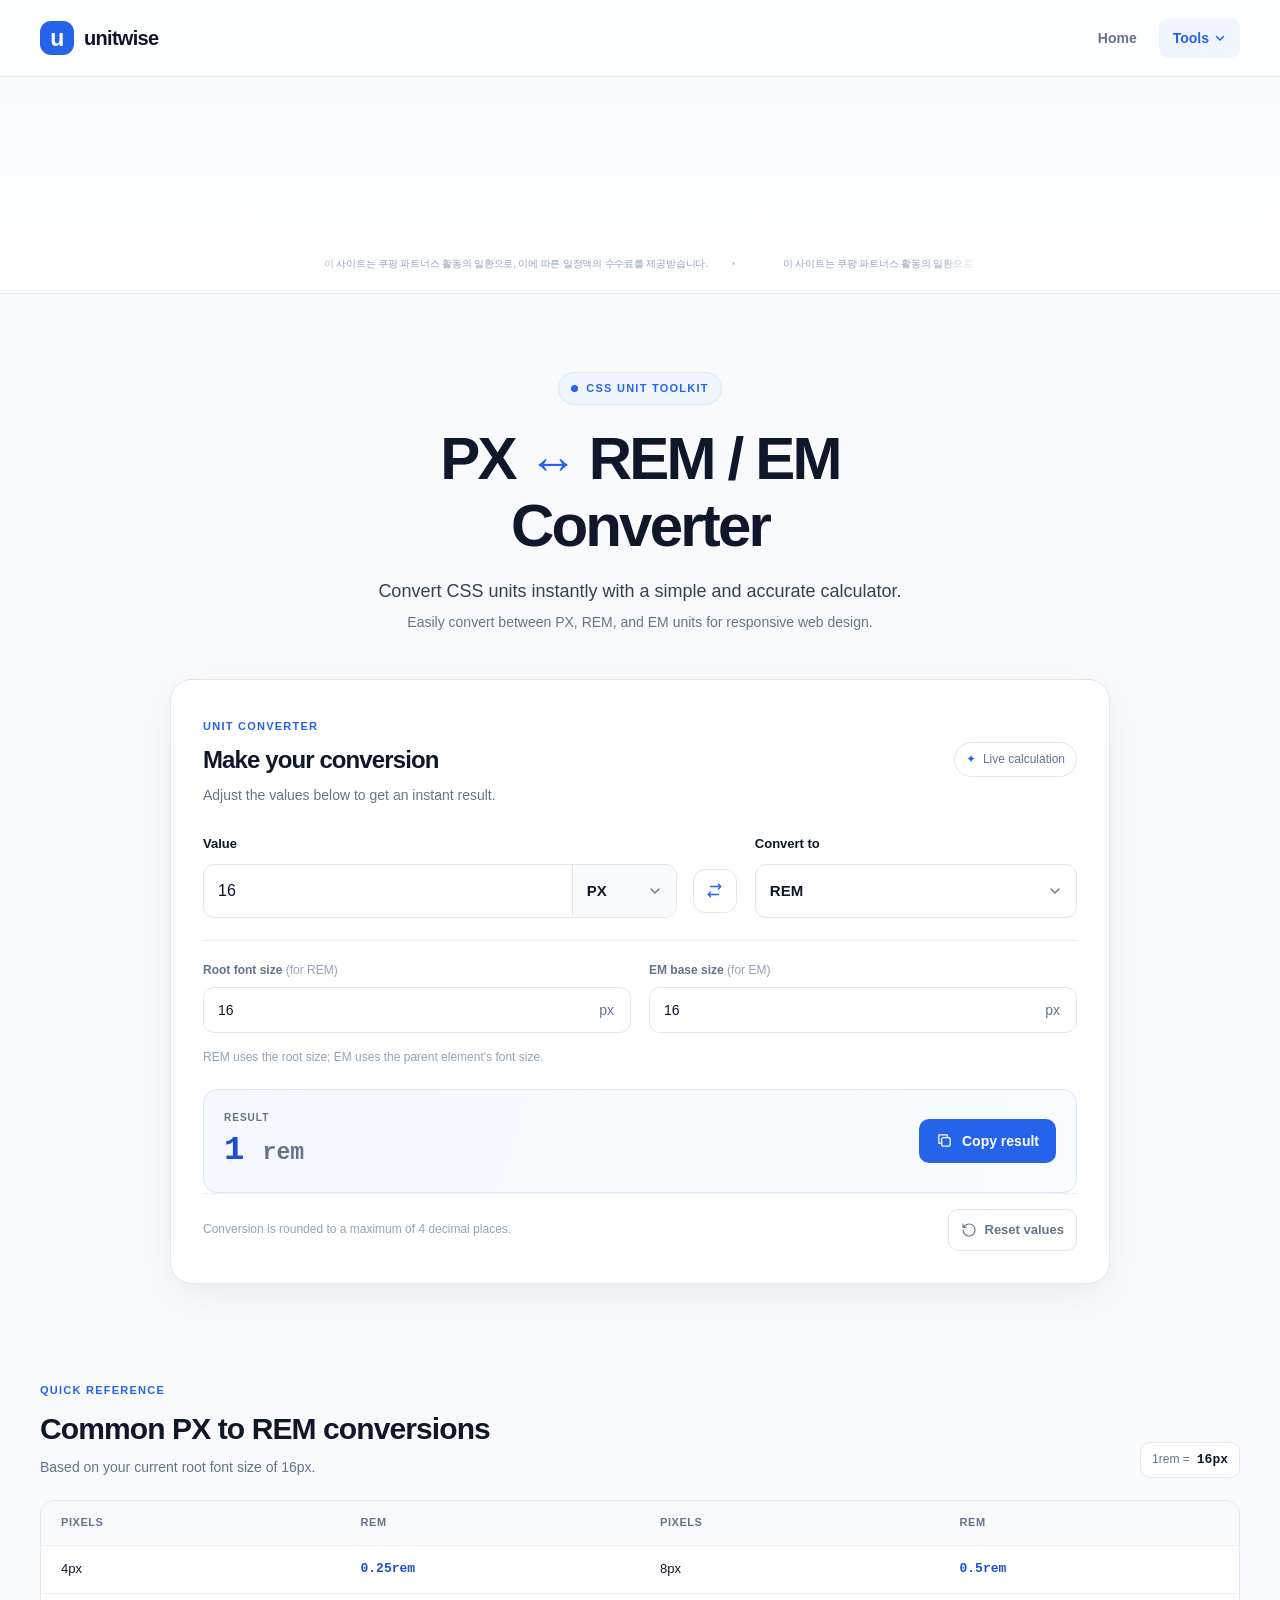
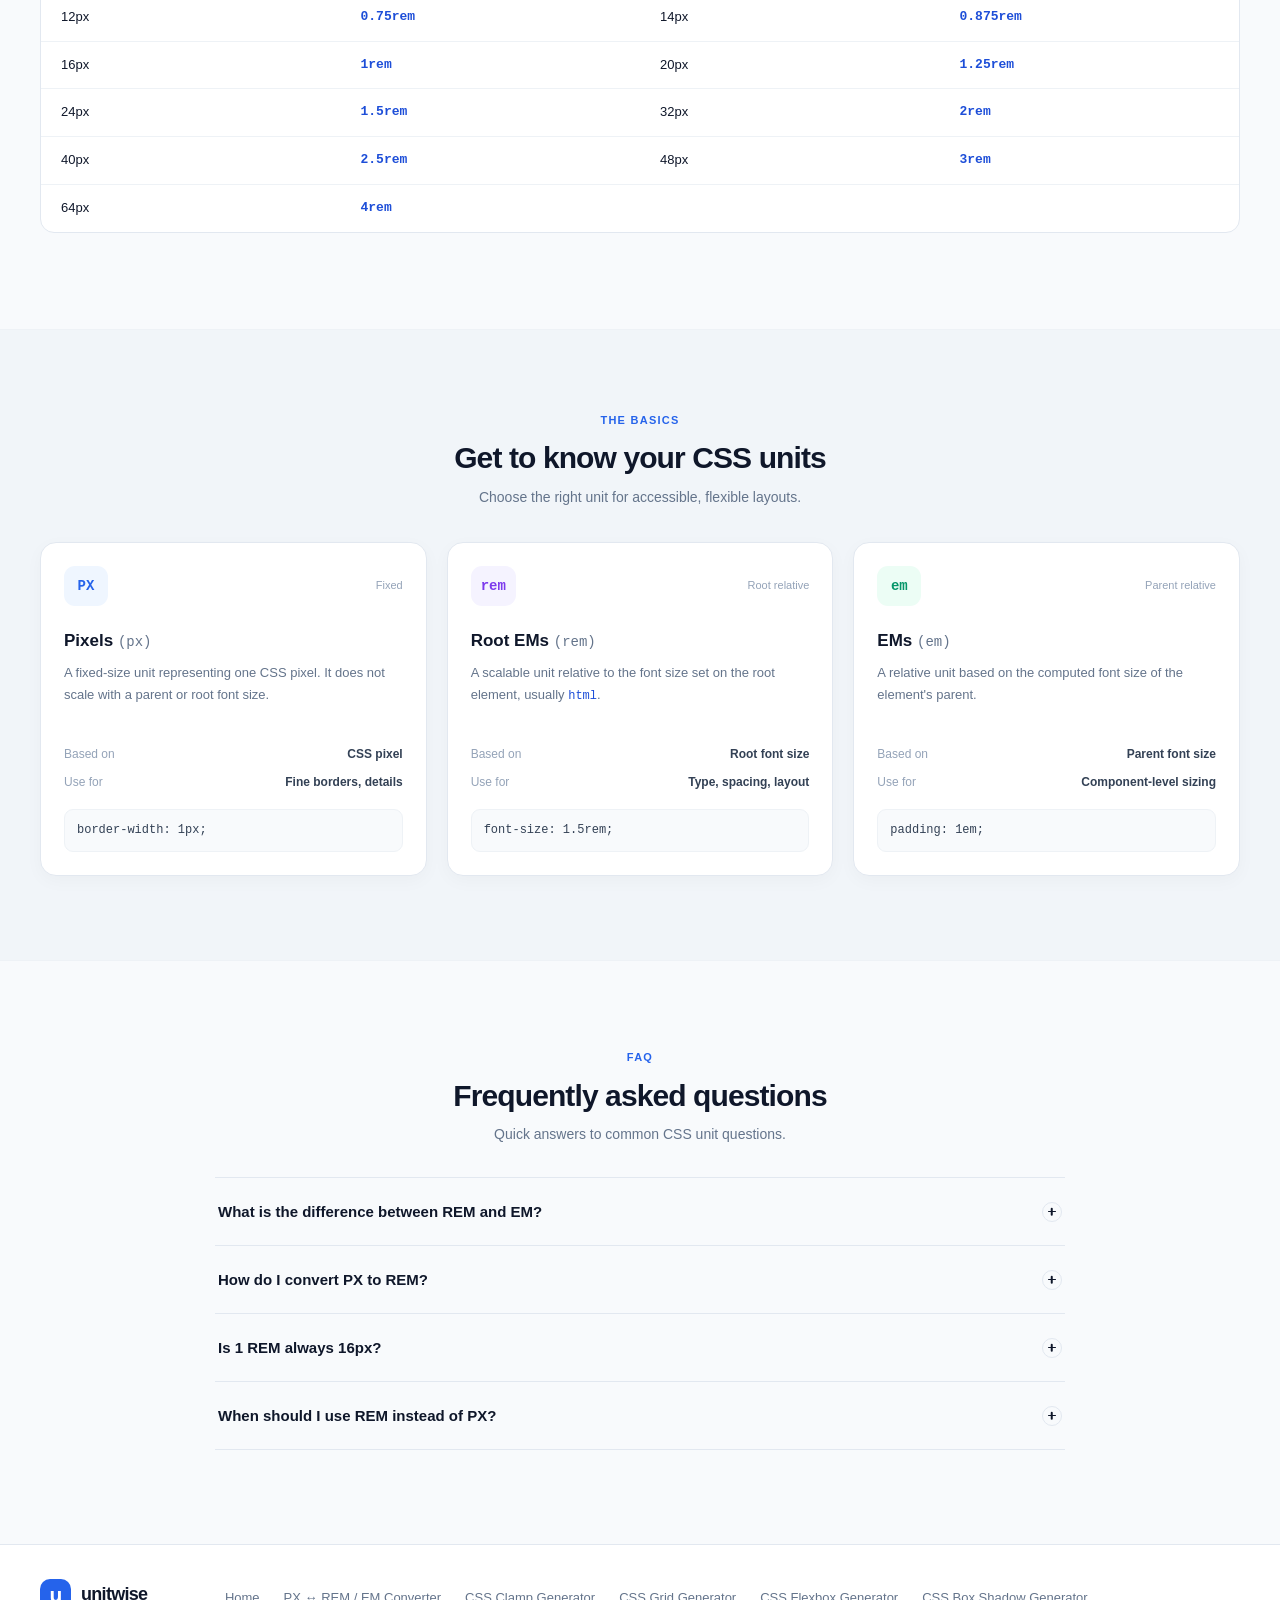
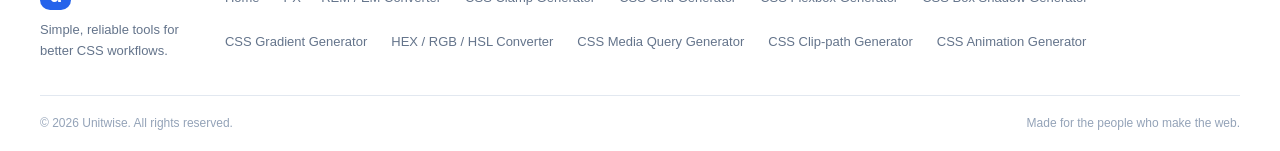
<file: index.html>
<!doctype html>
<html lang="en">

<head>
  <meta charset="utf-8">
  <meta name="viewport" content="width=device-width, initial-scale=1">

  <!-- Google tag (gtag.js) -->
  <script async src="https://www.googletagmanager.com/gtag/js?id=G-XFXFJ6M28G"></script>
  <script>
    window.dataLayer = window.dataLayer || [];
    function gtag() { dataLayer.push(arguments); }
    gtag('js', new Date());

    gtag('config', 'G-XFXFJ6M28G');
  </script>

  <meta name="description"
    content="Convert CSS values between PX, REM, and EM instantly with an accurate, responsive unit converter.">
  <meta name="theme-color" content="#f8fafc">
  <title>PX ↔ REM / EM Converter | Unitwise</title>
  <link rel="canonical" href="https://adsite-ashen.vercel.app/">

  <!-- Open Graph / Facebook -->
  <meta property="og:type" content="website">
  <meta property="og:url" content="https://adsite-ashen.vercel.app/">
  <meta property="og:title" content="PX ↔ REM / EM Converter | Unitwise">
  <meta property="og:description"
    content="Convert CSS values between PX, REM, and EM instantly with an accurate, responsive unit converter.">
  <meta property="og:site_name" content="Unitwise">

  <!-- Twitter -->
  <meta name="twitter:card" content="summary_large_image">
  <meta name="twitter:url" content="https://adsite-ashen.vercel.app/">
  <meta name="twitter:title" content="PX ↔ REM / EM Converter | Unitwise">
  <meta name="twitter:description"
    content="Convert CSS values between PX, REM, and EM instantly with an accurate, responsive unit converter.">

  <link rel="stylesheet" href="assets/css/normalize.css">
  <link rel="stylesheet" href="assets/css/reset.css">
  <link rel="stylesheet" href="assets/css/commons.css?v=3">
  <link rel="stylesheet" href="assets/css/style.css">
  <link rel="stylesheet" href="assets/css/responsive.css">
  <script src="https://code.jquery.com/jquery-3.7.1.min.js"
    integrity="sha256-/JqT3SQfawRcv/BIHPThkBvs0OEvtFFmqPF/lYI/Cxo=" crossorigin="anonymous"></script>
  <script src="assets/js/common.js?v=3"></script>
  <script src="assets/js/converter.js"></script>

  <meta name="google-site-verification" content="XZpFfX3nSkuJwJqcZBJIZyjZYTVvXYMlZHfaFTL9WIM" />
  <meta name="naver-site-verification" content="78222065720b46b00c994ca2ac2a4b5945cfe280" />
</head>

<body data-page="converter">
  <a class="skip-link" href="#main-content">Skip to content</a>
  <div id="header"></div>
  <div id="banner"></div>

  <main id="main-content">
    <section class="hero container" id="top" aria-labelledby="hero-title">
      <span class="eyebrow"><span class="eyebrow__dot" aria-hidden="true"></span>CSS UNIT TOOLKIT</span>
      <h1 id="hero-title">PX <span aria-hidden="true">↔</span> REM / EM<br class="hero__break"> Converter</h1>
      <p class="hero__lead">Convert CSS units instantly with a simple and accurate calculator.</p>
      <p class="hero__description">Easily convert between PX, REM, and EM units for responsive web design.</p>
    </section>

    <section class="converter-section container" id="converter" aria-labelledby="converter-title">
      <div class="converter-card">
        <div class="section-heading converter-card__heading">
          <div>
            <span class="eyebrow">UNIT CONVERTER</span>
            <h2 id="converter-title">Make your conversion</h2>
            <p>Adjust the values below to get an instant result.</p>
          </div>
          <span class="converter-card__badge"><span aria-hidden="true">✦</span> Live calculation</span>
        </div>

        <div class="converter-fields">
          <div class="field-group">
            <label for="input-value">Value</label>
            <div class="input-with-select">
              <input id="input-value" name="input-value" type="number" value="16" step="any" inputmode="decimal"
                autocomplete="off">
              <select id="input-unit" name="input-unit" aria-label="Input unit">
                <option value="px" selected>PX</option>
                <option value="rem">REM</option>
                <option value="em">EM</option>
              </select>
            </div>
          </div>

          <button class="swap-button" id="swap-units" type="button" aria-label="Swap input and output units"
            title="Swap units">
            <svg viewBox="0 0 24 24" aria-hidden="true">
              <path d="M7 7h13m0 0-3-3m3 3-3 3M17 17H4m0 0 3 3m-3-3 3-3" />
            </svg>
          </button>

          <div class="field-group">
            <label for="output-unit">Convert to</label>
            <select class="field-select" id="output-unit" name="output-unit">
              <option value="px">PX</option>
              <option value="rem" selected>REM</option>
              <option value="em">EM</option>
            </select>
          </div>
        </div>

        <div class="base-settings" aria-label="Conversion base sizes">
          <div class="field-group base-settings__field">
            <label for="root-size">Root font size <span>(for REM)</span></label>
            <div class="input-with-suffix">
              <input id="root-size" name="root-size" type="number" value="16" min="0.01" step="any" inputmode="decimal"
                autocomplete="off">
              <span>px</span>
            </div>
          </div>
          <div class="field-group base-settings__field">
            <label for="em-size">EM base size <span>(for EM)</span></label>
            <div class="input-with-suffix">
              <input id="em-size" name="em-size" type="number" value="16" min="0.01" step="any" inputmode="decimal"
                autocomplete="off">
              <span>px</span>
            </div>
          </div>
          <p class="base-settings__hint">REM uses the root size; EM uses the parent element's font size.</p>
        </div>

        <div class="result-panel" aria-live="polite" aria-atomic="true">
          <div>
            <span class="result-panel__label">RESULT</span>
            <output class="result-panel__value" id="conversion-result" for="input-value root-size em-size">1
              <span>rem</span></output>
          </div>
          <button class="button button--copy" id="copy-result" type="button">
            <svg viewBox="0 0 24 24" aria-hidden="true">
              <rect x="8" y="8" width="12" height="12" rx="2" />
              <path d="M16 8V5a1 1 0 0 0-1-1H5a1 1 0 0 0-1 1v10a1 1 0 0 0 1 1h3" />
            </svg>
            <span>Copy result</span>
          </button>
        </div>
        <p class="form-message" id="form-message" role="status" aria-live="polite"></p>
        <div class="converter-card__footer">
          <span>Conversion is rounded to a maximum of 4 decimal places.</span>
          <button class="button--reset text-button" id="reset-converter" type="button">
            <svg viewBox="0 0 24 24" aria-hidden="true">
              <path d="M3 12a9 9 0 1 0 2.64-6.36L3 8m0-5v5h5" />
            </svg>
            Reset values
          </button>
        </div>
      </div>
    </section>

    <section class="quick-table-section container" aria-labelledby="quick-table-title">
      <div class="section-heading">
        <div>
          <span class="eyebrow">QUICK REFERENCE</span>
          <h2 id="quick-table-title">Common PX to REM conversions</h2>
          <p>Based on your current root font size of <span id="table-root-size">16</span>px.</p>
        </div>
        <span class="table-root-badge">1rem = <strong id="table-rem-value">16px</strong></span>
      </div>
      <div class="table-scroll" tabindex="0" aria-label="Scrollable PX to REM conversion table">
        <table class="conversion-table">
          <thead>
            <tr>
              <th scope="col">Pixels</th>
              <th scope="col">REM</th>
              <th scope="col">Pixels</th>
              <th scope="col">REM</th>
            </tr>
          </thead>
          <tbody id="conversion-table-body"></tbody>
        </table>
      </div>
    </section>

    <section class="guide-section" id="units-guide" aria-labelledby="guide-title">
      <div class="container">
        <div class="section-heading section-heading--center">
          <span class="eyebrow">THE BASICS</span>
          <h2 id="guide-title">Get to know your CSS units</h2>
          <p>Choose the right unit for accessible, flexible layouts.</p>
        </div>
        <div class="guide-grid">
          <article class="guide-card">
            <div class="guide-card__top"><span class="unit-icon unit-icon--px">PX</span><span
                class="guide-card__tag">Fixed</span></div>
            <h3>Pixels <span>(px)</span></h3>
            <p class="guide-card__definition">A fixed-size unit representing one CSS pixel. It does not scale with a
              parent or root font size.</p>
            <dl>
              <div>
                <dt>Based on</dt>
                <dd>CSS pixel</dd>
              </div>
              <div>
                <dt>Use for</dt>
                <dd>Fine borders, details</dd>
              </div>
            </dl>
            <code class="code-sample">border-width: 1px;</code>
          </article>
          <article class="guide-card">
            <div class="guide-card__top"><span class="unit-icon unit-icon--rem">rem</span><span
                class="guide-card__tag">Root relative</span></div>
            <h3>Root EMs <span>(rem)</span></h3>
            <p class="guide-card__definition">A scalable unit relative to the font size set on the root element, usually
              <code>html</code>.
            </p>
            <dl>
              <div>
                <dt>Based on</dt>
                <dd>Root font size</dd>
              </div>
              <div>
                <dt>Use for</dt>
                <dd>Type, spacing, layout</dd>
              </div>
            </dl>
            <code class="code-sample">font-size: 1.5rem;</code>
          </article>
          <article class="guide-card">
            <div class="guide-card__top"><span class="unit-icon unit-icon--em">em</span><span
                class="guide-card__tag">Parent relative</span></div>
            <h3>EMs <span>(em)</span></h3>
            <p class="guide-card__definition">A relative unit based on the computed font size of the element's parent.
            </p>
            <dl>
              <div>
                <dt>Based on</dt>
                <dd>Parent font size</dd>
              </div>
              <div>
                <dt>Use for</dt>
                <dd>Component-level sizing</dd>
              </div>
            </dl>
            <code class="code-sample">padding: 1em;</code>
          </article>
        </div>
      </div>
    </section>

    <section class="faq-section container" aria-labelledby="faq-title">
      <div class="section-heading section-heading--center">
        <span class="eyebrow">FAQ</span>
        <h2 id="faq-title">Frequently asked questions</h2>
        <p>Quick answers to common CSS unit questions.</p>
      </div>
      <div class="faq-list">
        <article class="faq-item">
          <h3><button class="faq-question" id="faq-question-1" type="button" aria-expanded="false"
              aria-controls="faq-answer-1"><span>What is the difference between REM and EM?</span><span class="faq-icon"
                aria-hidden="true"></span></button></h3>
          <div class="faq-answer" id="faq-answer-1" role="region" aria-labelledby="faq-question-1" hidden>
            <p>REM is relative to the root (html) font size, while EM is relative to the computed font size of its
              parent element. REM is predictable across a page; EM is useful for sizing within a component.</p>
          </div>
        </article>
        <article class="faq-item">
          <h3><button class="faq-question" id="faq-question-2" type="button" aria-expanded="false"
              aria-controls="faq-answer-2"><span>How do I convert PX to REM?</span><span class="faq-icon"
                aria-hidden="true"></span></button></h3>
          <div class="faq-answer" id="faq-answer-2" role="region" aria-labelledby="faq-question-2" hidden>
            <p>Divide the pixel value by the root font size. For example, with a 16px root size, 24px ÷ 16 = 1.5rem.</p>
          </div>
        </article>
        <article class="faq-item">
          <h3><button class="faq-question" id="faq-question-3" type="button" aria-expanded="false"
              aria-controls="faq-answer-3"><span>Is 1 REM always 16px?</span><span class="faq-icon"
                aria-hidden="true"></span></button></h3>
          <div class="faq-answer" id="faq-answer-3" role="region" aria-labelledby="faq-question-3" hidden>
            <p>No. 1rem equals the root font size. Browsers commonly default to 16px, but users or stylesheets can
              change that value.</p>
          </div>
        </article>
        <article class="faq-item">
          <h3><button class="faq-question" id="faq-question-4" type="button" aria-expanded="false"
              aria-controls="faq-answer-4"><span>When should I use REM instead of PX?</span><span class="faq-icon"
                aria-hidden="true"></span></button></h3>
          <div class="faq-answer" id="faq-answer-4" role="region" aria-labelledby="faq-question-4" hidden>
            <p>Use REM for typography, spacing, and layout values that should scale with a user's root font-size
              preference. PX can still be useful for small details such as a thin border.</p>
          </div>
        </article>
      </div>
    </section>
  </main>

  <div id="footer"></div>

  <script type="text/javascript" src="//wcs.pstatic.net/wcslog.js"></script>
  <script type="text/javascript">
    if (!wcs_add) var wcs_add = {};
    wcs_add["wa"] = "2c5a9543d86cdc";
    if (window.wcs) {
      wcs_do();
    }
  </script>
</body>

</html>
</file>
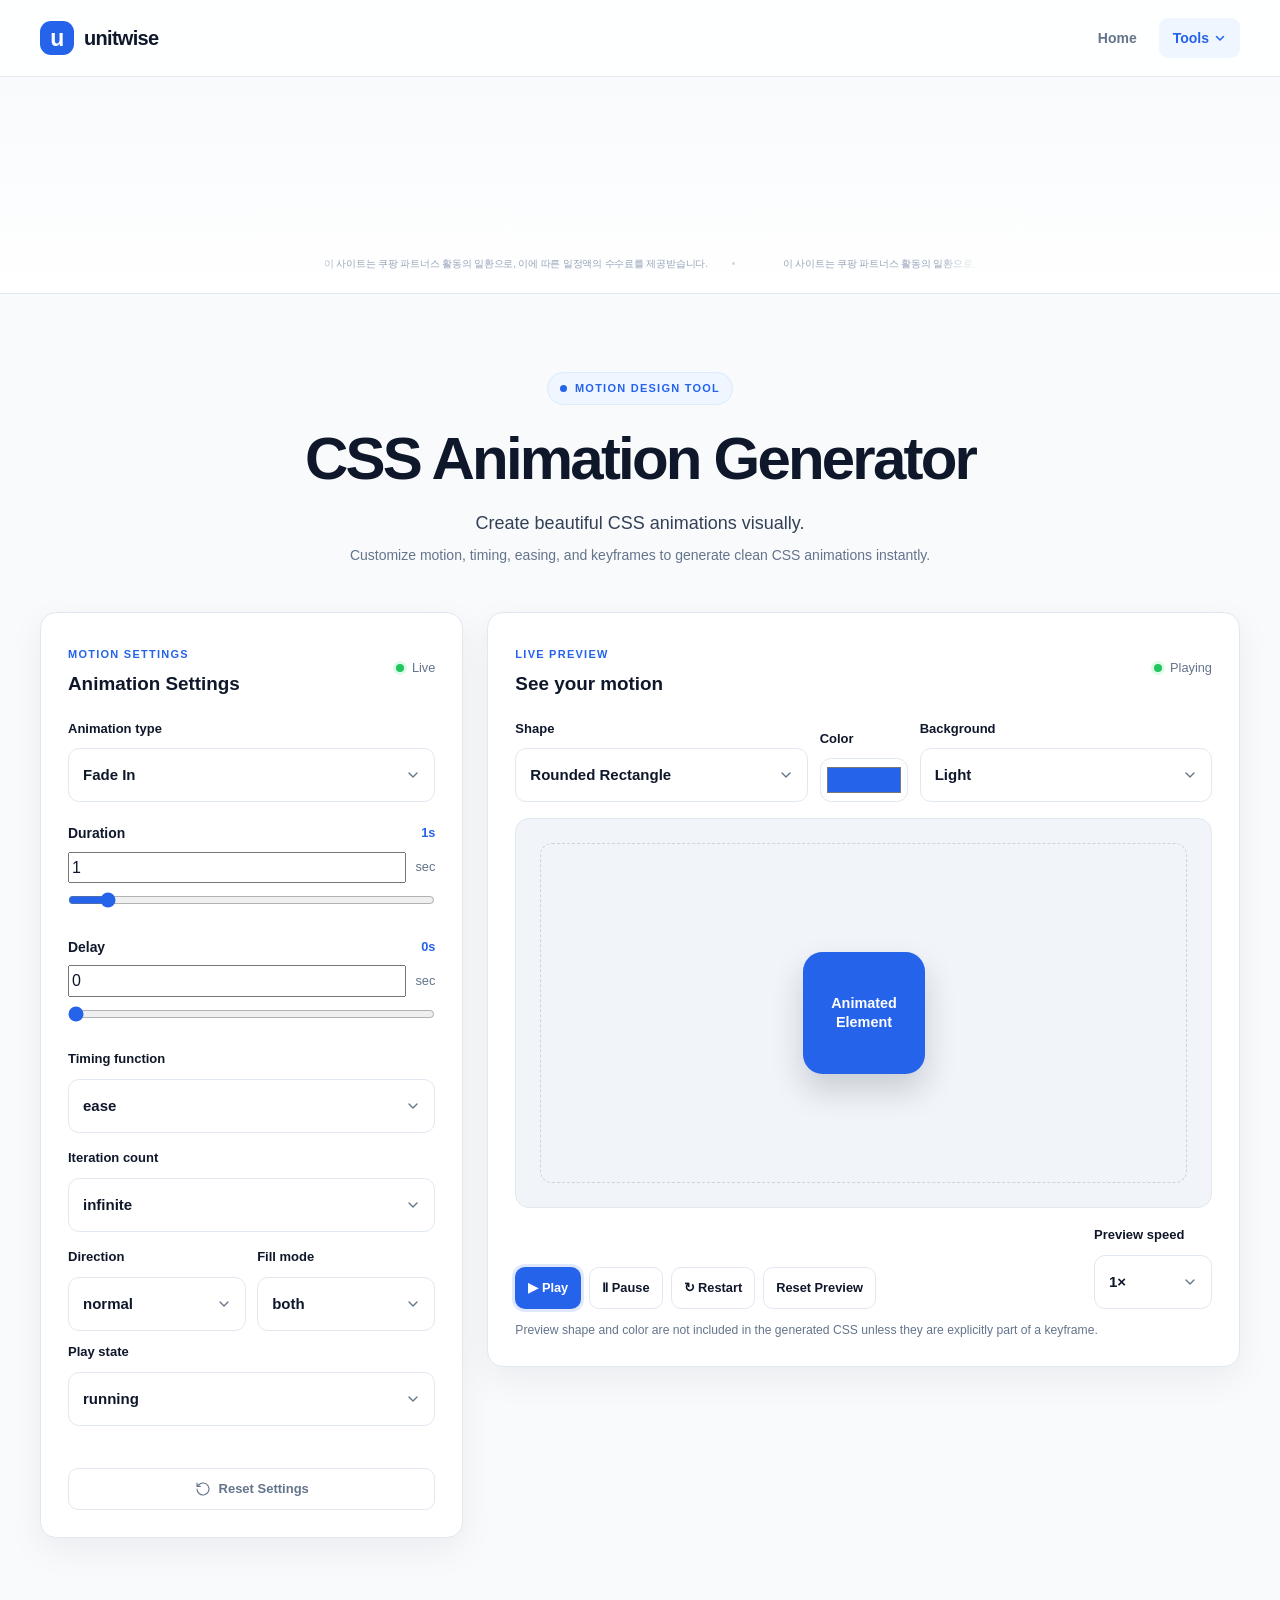
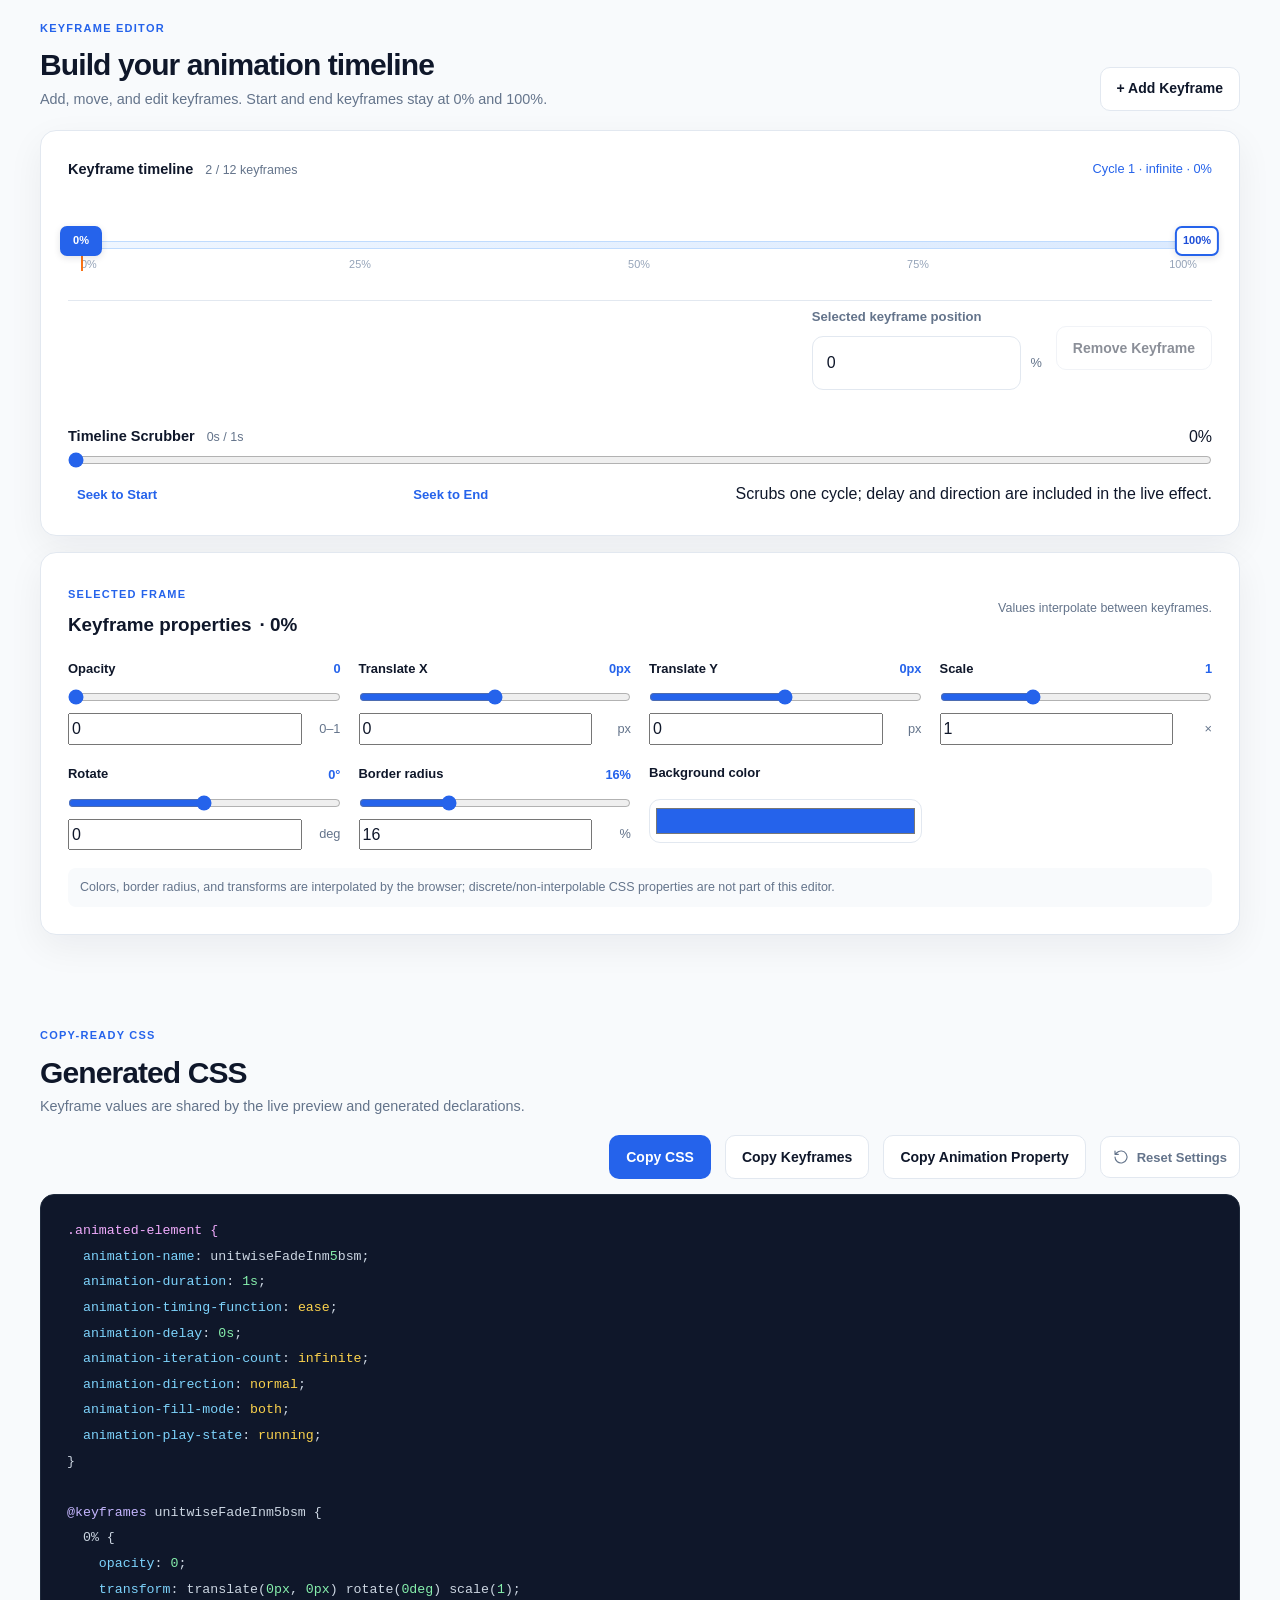
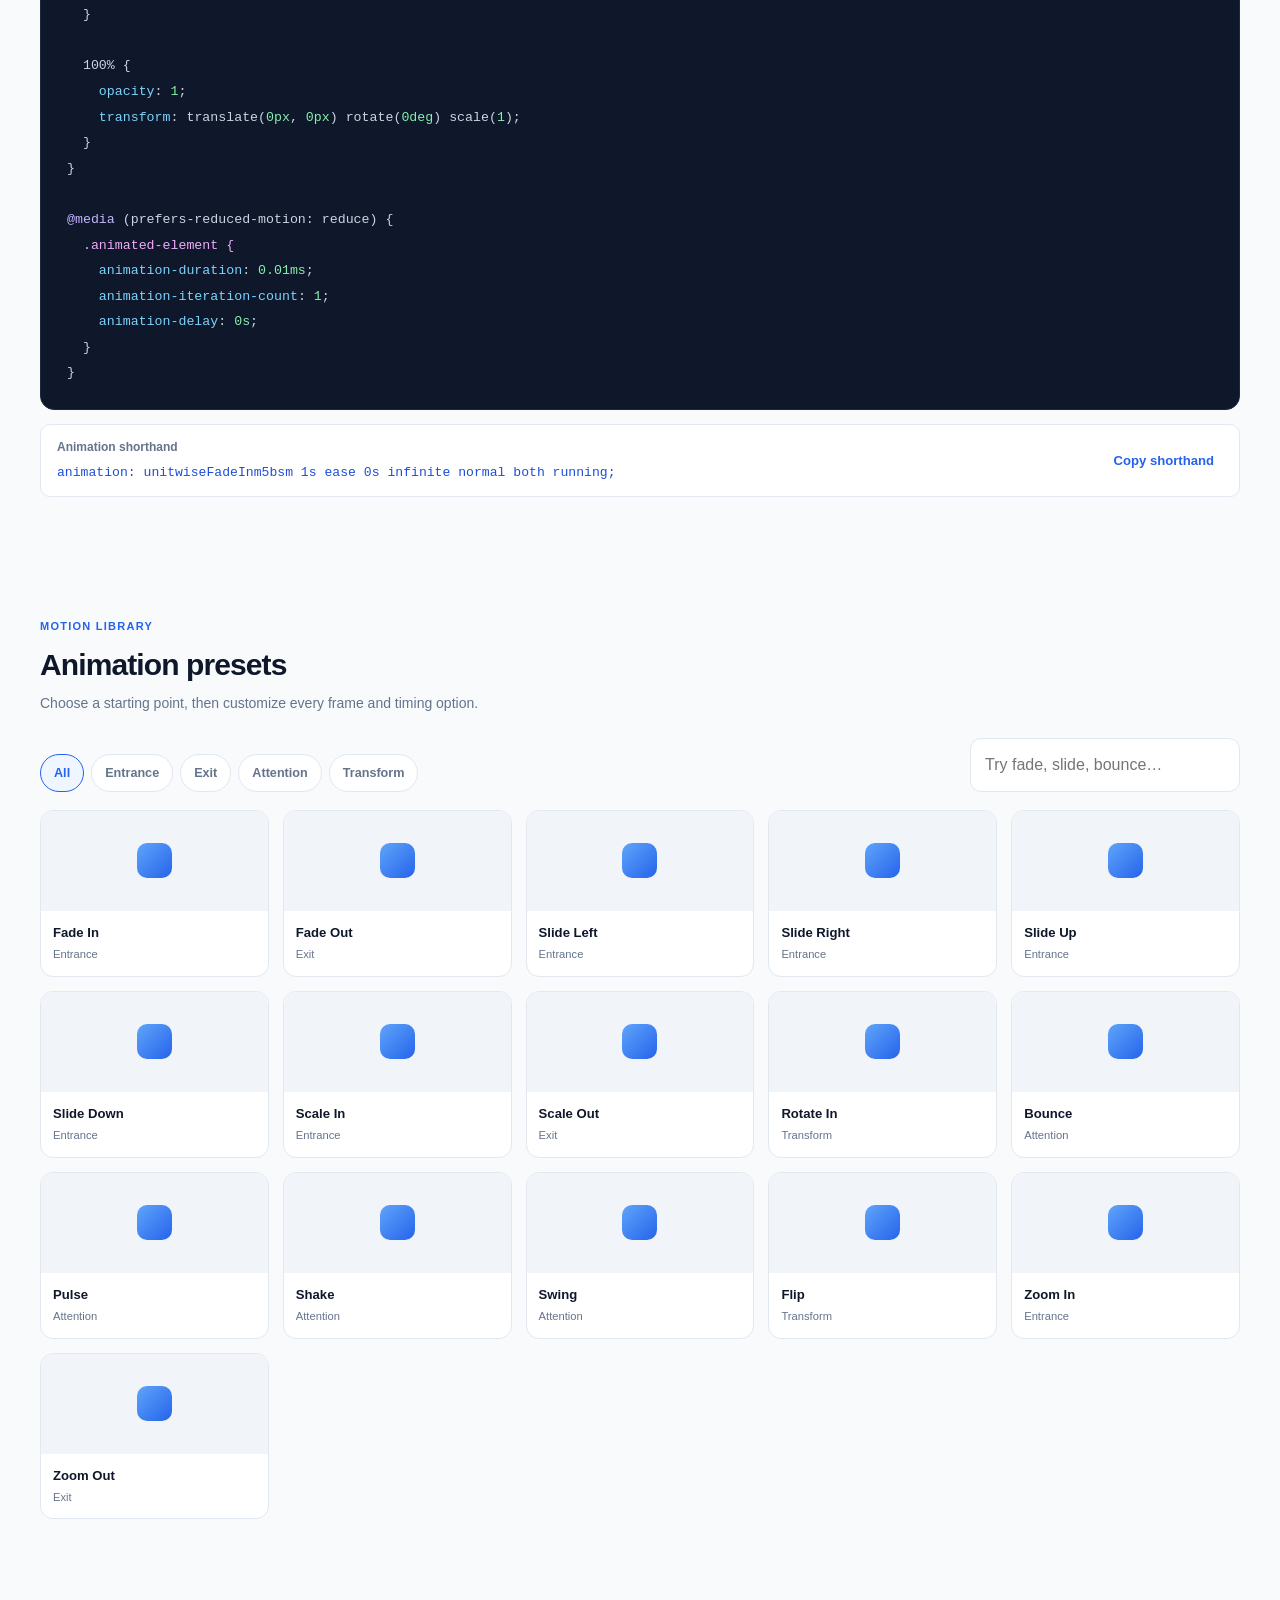
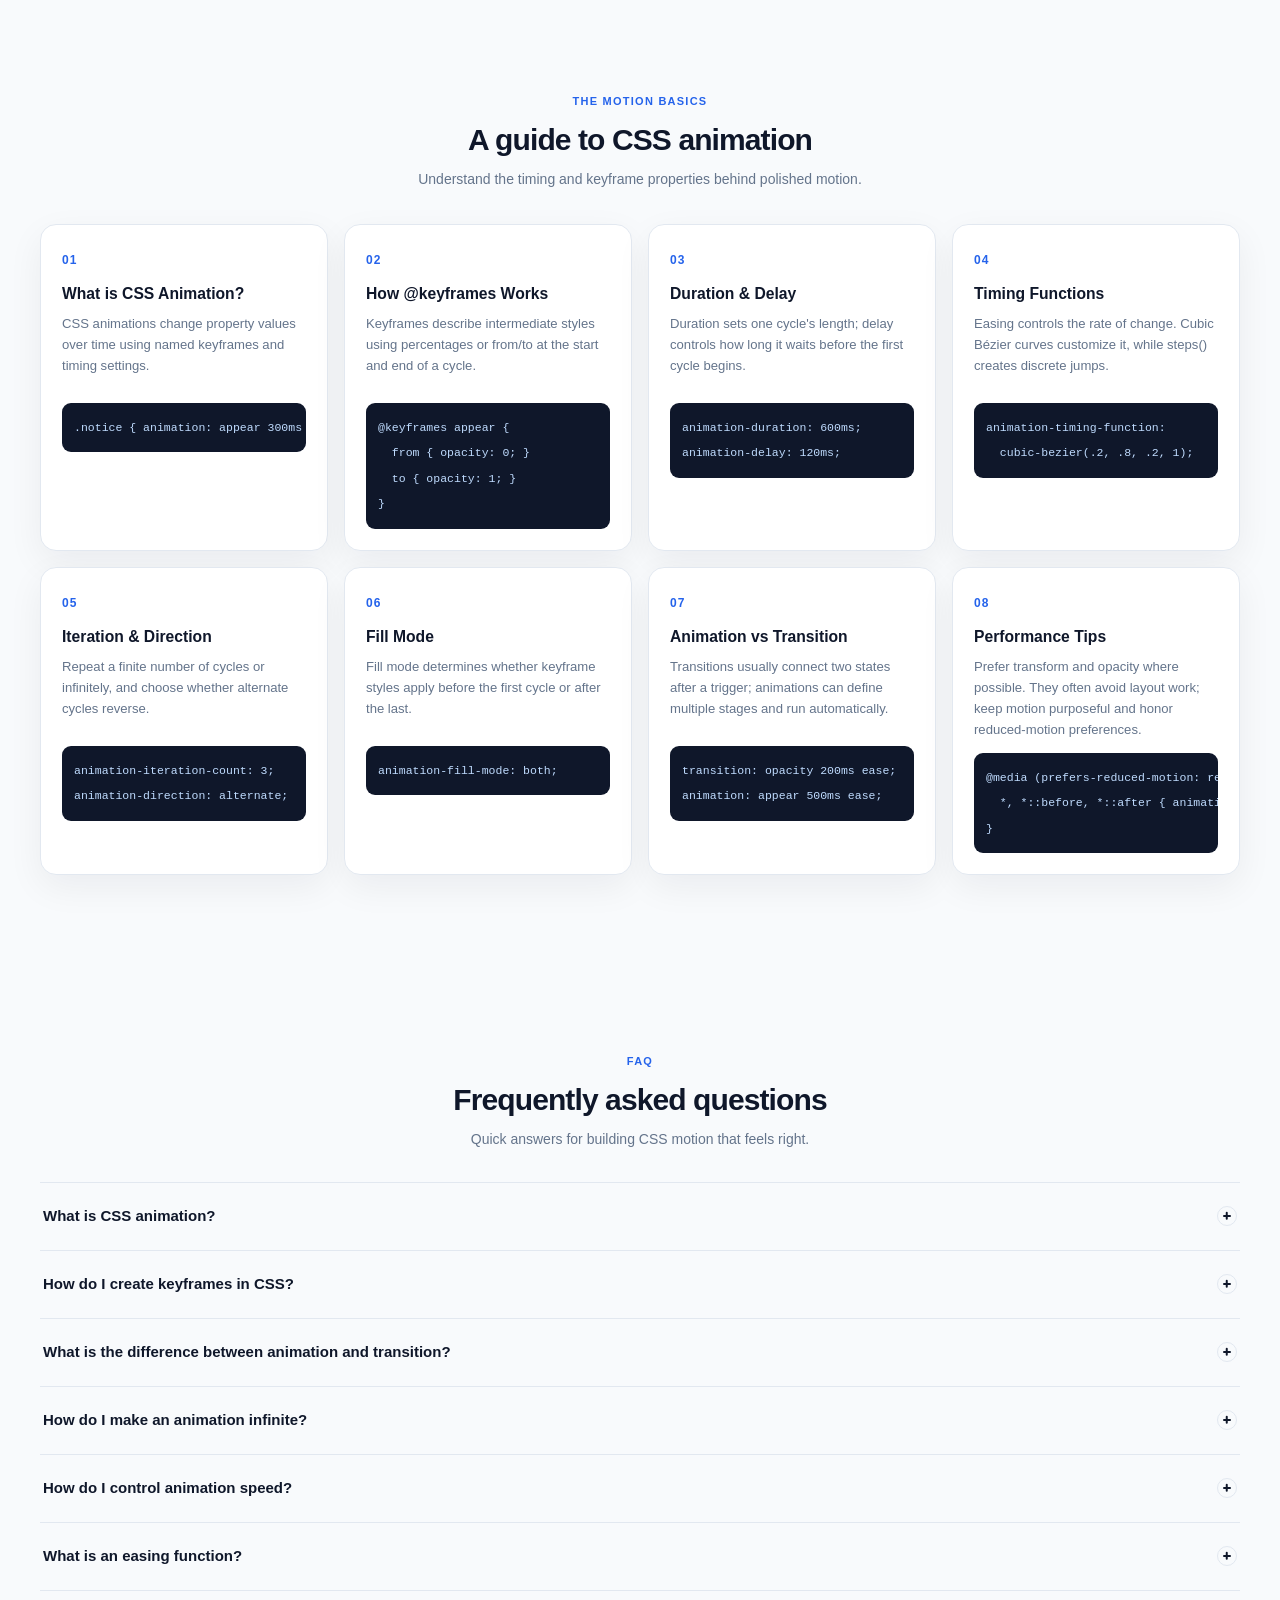
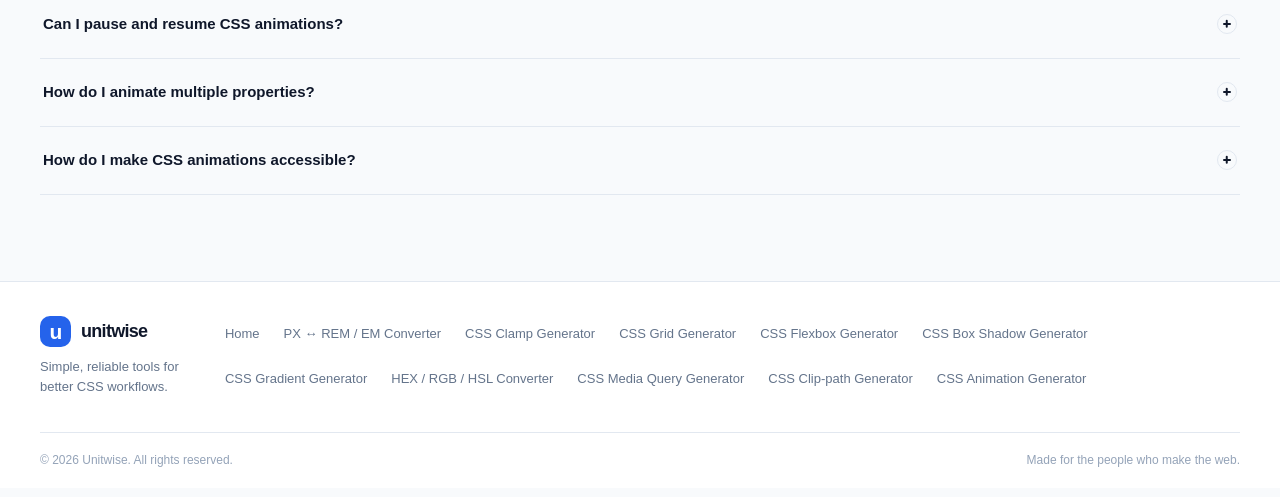
<file: animation.html>
<!doctype html>
<html lang="en">

<head>
  <meta charset="utf-8">
  <meta name="viewport" content="width=device-width, initial-scale=1">

  <!-- Google tag (gtag.js) -->
  <script async src="https://www.googletagmanager.com/gtag/js?id=G-XFXFJ6M28G"></script>
  <script>
    window.dataLayer = window.dataLayer || [];
    function gtag() { dataLayer.push(arguments); }
    gtag('js', new Date());

    gtag('config', 'G-XFXFJ6M28G');
  </script>

  <meta name="description"
    content="Design, preview, and generate accessible CSS animations with a visual keyframe timeline editor.">
  <meta name="theme-color" content="#f8fafc">
  <title>CSS Animation Generator | Unitwise</title>
  <link rel="canonical" href="https://adsite-ashen.vercel.app/animation.html">

  <!-- Open Graph / Facebook -->
  <meta property="og:type" content="website">
  <meta property="og:url" content="https://adsite-ashen.vercel.app/animation.html">
  <meta property="og:title" content="CSS Animation Generator | Unitwise">
  <meta property="og:description"
    content="Design, preview, and generate accessible CSS animations with a visual keyframe timeline editor.">
  <meta property="og:site_name" content="Unitwise">

  <!-- Twitter -->
  <meta name="twitter:card" content="summary_large_image">
  <meta name="twitter:url" content="https://adsite-ashen.vercel.app/animation.html">
  <meta name="twitter:title" content="CSS Animation Generator | Unitwise">
  <meta name="twitter:description"
    content="Design, preview, and generate accessible CSS animations with a visual keyframe timeline editor.">

  <link rel="stylesheet" href="assets/css/normalize.css">
  <link rel="stylesheet" href="assets/css/reset.css">
  <link rel="stylesheet" href="assets/css/commons.css?v=3">
  <link rel="stylesheet" href="assets/css/animation.css">
  <link rel="stylesheet" href="assets/css/responsive.css">
  <script src="https://code.jquery.com/jquery-3.7.1.min.js"
    integrity="sha256-/JqT3SQfawRcv/BIHPThkBvs0OEvtFFmqPF/lYI/Cxo=" crossorigin="anonymous"></script>
  <script src="assets/js/common.js?v=3"></script>
  <script src="assets/js/animation.js"></script>

  <meta name="google-site-verification" content="XZpFfX3nSkuJwJqcZBJIZyjZYTVvXYMlZHfaFTL9WIM" />
  <meta name="naver-site-verification" content="78222065720b46b00c994ca2ac2a4b5945cfe280" />
</head>

<body data-page="animation">
  <a class="skip-link" href="#main-content">Skip to content</a>
  <div id="header"></div>
  <div id="banner"></div>

  <main id="main-content">
    <section class="hero container" aria-labelledby="hero-title">
      <span class="eyebrow"><span class="eyebrow__dot" aria-hidden="true"></span>MOTION DESIGN TOOL</span>
      <h1 id="hero-title">CSS Animation Generator</h1>
      <p class="hero__lead">Create beautiful CSS animations visually.</p>
      <p class="hero__description">Customize motion, timing, easing, and keyframes to generate clean CSS animations
        instantly.</p>
    </section>

    <section class="animation-workspace container" aria-label="Animation settings and live preview">
      <section class="animation-settings card" aria-labelledby="animation-settings-title">
        <div class="animation-panel-heading">
          <div><span class="eyebrow">MOTION SETTINGS</span>
            <h2 id="animation-settings-title">Animation Settings <span class="animation-preset-status"
                id="animation-preset-status" hidden>Modified</span></h2>
          </div>
          <span class="animation-live-badge"><i aria-hidden="true"></i> Live</span>
        </div>
        <div class="field-group animation-type-field"><label for="animation-type">Animation type</label>
          <select id="animation-type">
            <option value="fade-in" selected>Fade In</option>
            <option value="fade-out">Fade Out</option>
            <option value="slide-in">Slide In</option>
            <option value="slide-out">Slide Out</option>
            <option value="scale-in">Scale In</option>
            <option value="scale-out">Scale Out</option>
            <option value="rotate">Rotate</option>
            <option value="bounce">Bounce</option>
            <option value="pulse">Pulse</option>
            <option value="shake">Shake</option>
            <option value="swing">Swing</option>
            <option value="flip">Flip</option>
            <option value="zoom-in">Zoom In</option>
            <option value="zoom-out">Zoom Out</option>
            <option value="custom">Custom Animation</option>
          </select>
        </div>
        <div class="animation-measure-control">
          <label for="animation-duration">Duration <output id="animation-duration-output">1s</output></label>
          <div class="animation-measure-row"><input id="animation-duration" type="number" min="0.1" max="10" step="0.1"
              value="1" inputmode="decimal" aria-describedby="animation-validation"><span>sec</span></div>
          <input class="animation-range" id="animation-duration-range" type="range" min="0.1" max="10" step="0.1"
            value="1" aria-label="Animation duration slider">
        </div>
        <div class="animation-measure-control">
          <label for="animation-delay">Delay <output id="animation-delay-output">0s</output></label>
          <div class="animation-measure-row"><input id="animation-delay" type="number" min="0" max="5" step="0.1"
              value="0" inputmode="decimal" aria-describedby="animation-validation"><span>sec</span></div>
          <input class="animation-range" id="animation-delay-range" type="range" min="0" max="5" step="0.1" value="0"
            aria-label="Animation delay slider">
        </div>
        <div class="field-group"><label for="animation-easing">Timing function</label>
          <select id="animation-easing">
            <option value="linear">linear</option>
            <option value="ease" selected>ease</option>
            <option value="ease-in">ease-in</option>
            <option value="ease-out">ease-out</option>
            <option value="ease-in-out">ease-in-out</option>
            <option value="cubic-bezier">cubic-bezier</option>
            <option value="steps">steps</option>
          </select>
        </div>
        <fieldset class="animation-subsettings" id="cubic-settings" hidden>
          <legend>Cubic-bezier curve</legend>
          <div class="animation-bezier-grid">
            <div class="field-group"><label for="bezier-x1">x1</label><input id="bezier-x1" type="number" min="0"
                max="1" step="0.01" value="0.25"></div>
            <div class="field-group"><label for="bezier-y1">y1</label><input id="bezier-y1" type="number" min="-5"
                max="5" step="0.1" value="0.1"></div>
            <div class="field-group"><label for="bezier-x2">x2</label><input id="bezier-x2" type="number" min="0"
                max="1" step="0.01" value="0.25"></div>
            <div class="field-group"><label for="bezier-y2">y2</label><input id="bezier-y2" type="number" min="-5"
                max="5" step="0.1" value="1"></div>
          </div>
        </fieldset>
        <fieldset class="animation-subsettings" id="steps-settings" hidden>
          <legend>Steps easing</legend>
          <div class="animation-steps-grid">
            <div class="field-group"><label for="animation-step-count">Step count</label><input
                id="animation-step-count" type="number" min="1" max="100" step="1" value="4"></div>
            <div class="field-group"><label for="animation-step-position">Step position</label><select
                id="animation-step-position">
                <option value="jump-start">jump-start</option>
                <option value="jump-end" selected>jump-end</option>
                <option value="jump-none">jump-none</option>
                <option value="jump-both">jump-both</option>
              </select></div>
          </div>
        </fieldset>
        <div class="field-group"><label for="animation-iteration">Iteration count</label>
          <select id="animation-iteration">
            <option value="1">1</option>
            <option value="2">2</option>
            <option value="3">3</option>
            <option value="5">5</option>
            <option value="10">10</option>
            <option value="infinite" selected>infinite</option>
            <option value="custom">Custom</option>
          </select>
        </div>
        <div class="field-group animation-custom-count" id="custom-iteration-control" hidden><label
            for="animation-custom-iteration">Custom iterations</label><input id="animation-custom-iteration"
            type="number" min="0" max="10000" step="0.1" value="1" inputmode="decimal"></div>
        <div class="animation-select-grid">
          <div class="field-group"><label for="animation-direction">Direction</label><select id="animation-direction">
              <option value="normal" selected>normal</option>
              <option value="reverse">reverse</option>
              <option value="alternate">alternate</option>
              <option value="alternate-reverse">alternate-reverse</option>
            </select></div>
          <div class="field-group"><label for="animation-fill">Fill mode</label><select id="animation-fill">
              <option value="none">none</option>
              <option value="forwards">forwards</option>
              <option value="backwards">backwards</option>
              <option value="both" selected>both</option>
            </select></div>
          <div class="field-group"><label for="animation-play-state">Play state</label><select
              id="animation-play-state">
              <option value="running" selected>running</option>
              <option value="paused">paused</option>
            </select></div>
        </div>
        <p class="animation-validation" id="animation-validation" role="alert" aria-live="polite"></p>
        <button class="button--reset animation-settings-reset" id="reset-animation-settings" type="button"><svg
            viewBox="0 0 24 24" aria-hidden="true">
            <path d="M3 12a9 9 0 1 0 2.64-6.36L3 8m0-5v5h5" />
          </svg>Reset Settings</button>
      </section>

      <section class="animation-preview-panel card" aria-labelledby="animation-preview-title">
        <div class="animation-panel-heading">
          <div><span class="eyebrow">LIVE PREVIEW</span>
            <h2 id="animation-preview-title">See your motion</h2>
          </div>
          <span class="animation-play-status" id="animation-play-status" role="status" aria-live="polite"><i
              aria-hidden="true"></i> Playing</span>
        </div>
        <div class="animation-preview-options">
          <div class="field-group"><label for="preview-shape">Shape</label><select id="preview-shape">
              <option value="square">Square</option>
              <option value="circle">Circle</option>
              <option value="rounded" selected>Rounded Rectangle</option>
              <option value="text">Text</option>
            </select></div>
          <div class="field-group animation-color-field"><label for="preview-color">Color</label><input
              id="preview-color" type="color" value="#2563eb"></div>
          <div class="field-group"><label for="preview-background">Background</label><select id="preview-background">
              <option value="light" selected>Light</option>
              <option value="dark">Dark</option>
              <option value="checkerboard">Checkerboard</option>
            </select></div>
        </div>
        <div class="animation-preview-stage animation-preview-stage--light" id="animation-preview-stage">
          <div class="animation-motion-guide" aria-hidden="true"></div>
          <div class="animated-element animated-element--rounded" id="animated-element"
            aria-label="Animated element preview"><span>Animated<br>Element</span></div>
          <span class="animation-preview-hint" id="preview-motion-note" hidden>Preview animation is paused because
            reduced motion is enabled. Use Play to opt in.</span>
        </div>
        <div class="animation-playback-row">
          <div class="animation-playback-buttons" role="group" aria-label="Animation playback controls">
            <button class="button button--copy" id="preview-play" type="button" aria-label="Play animation">▶
              Play</button>
            <button class="button button--secondary" id="preview-pause" type="button" aria-label="Pause animation">Ⅱ
              Pause</button>
            <button class="button button--secondary" id="preview-restart" type="button" aria-label="Restart animation">↻
              Restart</button>
            <button class="button button--secondary" id="preview-reset" type="button"
              aria-label="Reset preview to start">Reset Preview</button>
          </div>
          <div class="field-group animation-speed-field"><label for="preview-speed">Preview speed</label><select
              id="preview-speed">
              <option value="0.5">0.5×</option>
              <option value="1" selected>1×</option>
              <option value="1.5">1.5×</option>
              <option value="2">2×</option>
            </select></div>
        </div>
        <p class="animation-preview-disclaimer">Preview shape and color are not included in the generated CSS unless
          they are explicitly part of a keyframe.</p>
      </section>
    </section>

    <section class="animation-timeline-section container" aria-labelledby="animation-timeline-title">
      <div class="section-heading animation-section-heading">
        <div><span class="eyebrow">KEYFRAME EDITOR</span>
          <h2 id="animation-timeline-title">Build your animation timeline</h2>
          <p>Add, move, and edit keyframes. Start and end keyframes stay at 0% and 100%.</p>
        </div><button class="button button--secondary" id="add-keyframe" type="button">+ Add Keyframe</button>
      </div>
      <div class="animation-timeline-card card">
        <div class="animation-timeline-toolbar">
          <div><strong>Keyframe timeline</strong><span id="keyframe-count">2 / 12 keyframes</span></div>
          <div class="animation-cycle-indicator" id="animation-cycle-indicator" role="status">Cycle 1 · 0%</div>
        </div>
        <div class="animation-timeline" id="animation-timeline" role="group"
          aria-label="Keyframe timeline from 0 to 100 percent">
          <div class="animation-timeline-track" aria-hidden="true"></div>
          <div class="animation-tick animation-tick--start" aria-hidden="true">0%</div>
          <div class="animation-tick animation-tick--quarter" aria-hidden="true">25%</div>
          <div class="animation-tick animation-tick--half" aria-hidden="true">50%</div>
          <div class="animation-tick animation-tick--three-quarter" aria-hidden="true">75%</div>
          <div class="animation-tick animation-tick--end" aria-hidden="true">100%</div>
          <div id="keyframe-markers"></div>
          <div class="animation-playhead" id="animation-playhead" aria-hidden="true"></div>
        </div>
        <div class="animation-keyframe-actions">
          <div class="field-group animation-offset-control"><label for="selected-keyframe-offset">Selected keyframe
              position</label>
            <div class="animation-measure-row"><input id="selected-keyframe-offset" type="number" min="0" max="100"
                step="0.1" value="0"><span>%</span></div>
          </div>
          <button class="button button--secondary" id="remove-keyframe" type="button" disabled>Remove Keyframe</button>
        </div>
        <p class="animation-validation" id="keyframe-validation" role="alert" aria-live="polite"></p>
        <div class="animation-scrubber">
          <div class="animation-scrubber-heading">
            <div><strong>Timeline Scrubber</strong><span id="scrubber-time">0.00s / 1.00s</span></div><span
              id="scrubber-progress">0%</span>
          </div>
          <input id="animation-scrubber" type="range" min="0" max="100" step="0.1" value="0"
            aria-label="Scrub through one animation cycle">
          <div class="animation-scrubber-controls"><button class="text-button" id="seek-start" type="button">Seek to
              Start</button><button class="text-button" id="seek-end" type="button">Seek to End</button><span>Scrubs one
              cycle; delay and direction are included in the live effect.</span></div>
        </div>
      </div>
      <section class="keyframe-properties card" aria-labelledby="keyframe-properties-title">
        <div class="animation-panel-heading">
          <div><span class="eyebrow">SELECTED FRAME</span>
            <h3 id="keyframe-properties-title">Keyframe properties <span id="selected-keyframe-label">· 0%</span></h3>
          </div><span class="animation-property-note">Values interpolate between keyframes.</span>
        </div>
        <div class="keyframe-property-grid">
          <div class="animation-property-control"><label for="kf-opacity">Opacity <output
                id="kf-opacity-output">0</output></label><input id="kf-opacity" type="range" min="0" max="1" step="0.01"
              value="0">
            <div class="animation-measure-row"><input id="kf-opacity-number" type="number" min="0" max="1" step="0.01"
                value="0"><span>0–1</span></div>
          </div>
          <div class="animation-property-control"><label for="kf-translate-x">Translate X <output
                id="kf-translate-x-output">0px</output></label><input id="kf-translate-x" type="range" min="-300"
              max="300" step="1" value="0">
            <div class="animation-measure-row"><input id="kf-translate-x-number" type="number" min="-300" max="300"
                step="1" value="0"><span>px</span></div>
          </div>
          <div class="animation-property-control"><label for="kf-translate-y">Translate Y <output
                id="kf-translate-y-output">0px</output></label><input id="kf-translate-y" type="range" min="-300"
              max="300" step="1" value="0">
            <div class="animation-measure-row"><input id="kf-translate-y-number" type="number" min="-300" max="300"
                step="1" value="0"><span>px</span></div>
          </div>
          <div class="animation-property-control"><label for="kf-scale">Scale <output
                id="kf-scale-output">1</output></label><input id="kf-scale" type="range" min="0" max="3" step="0.01"
              value="1">
            <div class="animation-measure-row"><input id="kf-scale-number" type="number" min="0" max="3" step="0.01"
                value="1"><span>×</span></div>
          </div>
          <div class="animation-property-control"><label for="kf-rotate">Rotate <output
                id="kf-rotate-output">0°</output></label><input id="kf-rotate" type="range" min="-360" max="360"
              step="1" value="0">
            <div class="animation-measure-row"><input id="kf-rotate-number" type="number" min="-360" max="360" step="1"
                value="0"><span>deg</span></div>
          </div>
          <div class="animation-property-control"><label for="kf-radius">Border radius <output
                id="kf-radius-output">16%</output></label><input id="kf-radius" type="range" min="0" max="50" step="1"
              value="16">
            <div class="animation-measure-row"><input id="kf-radius-number" type="number" min="0" max="50" step="1"
                value="16"><span>%</span></div>
          </div>
          <div class="field-group animation-keyframe-color"><label for="kf-background-color">Background
              color</label><input id="kf-background-color" type="color" value="#2563eb"></div>
        </div>
        <p class="animation-property-note animation-property-warning">Colors, border radius, and transforms are
          interpolated by the browser; discrete/non-interpolable CSS properties are not part of this editor.</p>
      </section>
    </section>

    <section class="animation-code-section container" aria-labelledby="animation-code-title">
      <div class="section-heading animation-section-heading">
        <div><span class="eyebrow">COPY-READY CSS</span>
          <h2 id="animation-code-title">Generated CSS</h2>
          <p>Keyframe values are shared by the live preview and generated declarations.</p>
        </div>
      </div>
      <div class="animation-code-actions">
        <button class="button button--copy" id="copy-animation-css" type="button">Copy CSS</button>
        <button class="button button--secondary" id="copy-keyframes-css" type="button">Copy Keyframes</button>
        <button class="button button--secondary" id="copy-animation-property" type="button">Copy Animation
          Property</button>
        <button class="button--reset text-button" id="reset-animation-code" type="button"><svg viewBox="0 0 24 24"
            aria-hidden="true">
            <path d="M3 12a9 9 0 1 0 2.64-6.36L3 8m0-5v5h5" />
          </svg>Reset Settings</button>
      </div>
      <div class="animation-code-window">
        <pre><code id="generated-animation-css" aria-live="polite" aria-atomic="true"></code></pre>
      </div>
      <div class="animation-shorthand">
        <div><strong>Animation shorthand</strong><code id="generated-animation-shorthand"></code></div><button
          class="text-button" id="copy-animation-shorthand" type="button">Copy shorthand</button>
      </div>
      <p class="animation-copy-status" id="animation-copy-status" role="status" aria-live="polite"></p>
    </section>

    <section class="animation-presets-section container" aria-labelledby="animation-presets-title">
      <div class="section-heading">
        <div><span class="eyebrow">MOTION LIBRARY</span>
          <h2 id="animation-presets-title">Animation presets</h2>
          <p>Choose a starting point, then customize every frame and timing option.</p>
        </div>
      </div>
      <div class="animation-preset-tools">
        <div class="animation-preset-filters" role="group" aria-label="Filter presets by category">
          <button class="animation-filter is-active" type="button" data-category="all" aria-pressed="true">All</button>
          <button class="animation-filter" type="button" data-category="entrance" aria-pressed="false">Entrance</button>
          <button class="animation-filter" type="button" data-category="exit" aria-pressed="false">Exit</button>
          <button class="animation-filter" type="button" data-category="attention"
            aria-pressed="false">Attention</button>
          <button class="animation-filter" type="button" data-category="transform"
            aria-pressed="false">Transform</button>
        </div>
        <div class="field-group animation-preset-search"><label for="search-animation-presets">Search
            presets</label><input id="search-animation-presets" type="search" placeholder="Try fade, slide, bounce…"
            autocomplete="off"></div>
      </div>
      <div class="animation-preset-grid" id="animation-presets"></div>
      <p class="animation-empty-presets" id="animation-empty-presets" hidden>No presets match that search. Try another
        term or category.</p>
    </section>

    <section class="animation-guide-section" aria-labelledby="animation-guide-title">
      <div class="container">
        <div class="section-heading section-heading--center"><span class="eyebrow">THE MOTION BASICS</span>
          <h2 id="animation-guide-title">A guide to CSS animation</h2>
          <p>Understand the timing and keyframe properties behind polished motion.</p>
        </div>
        <div class="animation-guide-grid">
          <article class="animation-guide-card card"><span>01</span>
            <h3>What is CSS Animation?</h3>
            <p>CSS animations change property values over time using named keyframes and timing settings.</p>
            <pre><code>.notice { animation: appear 300ms ease-out; }</code></pre>
          </article>
          <article class="animation-guide-card card"><span>02</span>
            <h3>How @keyframes Works</h3>
            <p>Keyframes describe intermediate styles using percentages or from/to at the start and end of a cycle.</p>
            <pre><code>@keyframes appear {
  from { opacity: 0; }
  to { opacity: 1; }
}</code></pre>
          </article>
          <article class="animation-guide-card card"><span>03</span>
            <h3>Duration &amp; Delay</h3>
            <p>Duration sets one cycle's length; delay controls how long it waits before the first cycle begins.</p>
            <pre><code>animation-duration: 600ms;
animation-delay: 120ms;</code></pre>
          </article>
          <article class="animation-guide-card card"><span>04</span>
            <h3>Timing Functions</h3>
            <p>Easing controls the rate of change. Cubic Bézier curves customize it, while steps() creates discrete
              jumps.</p>
            <pre><code>animation-timing-function:
  cubic-bezier(.2, .8, .2, 1);</code></pre>
          </article>
          <article class="animation-guide-card card"><span>05</span>
            <h3>Iteration &amp; Direction</h3>
            <p>Repeat a finite number of cycles or infinitely, and choose whether alternate cycles reverse.</p>
            <pre><code>animation-iteration-count: 3;
animation-direction: alternate;</code></pre>
          </article>
          <article class="animation-guide-card card"><span>06</span>
            <h3>Fill Mode</h3>
            <p>Fill mode determines whether keyframe styles apply before the first cycle or after the last.</p>
            <pre><code>animation-fill-mode: both;</code></pre>
          </article>
          <article class="animation-guide-card card"><span>07</span>
            <h3>Animation vs Transition</h3>
            <p>Transitions usually connect two states after a trigger; animations can define multiple stages and run
              automatically.</p>
            <pre><code>transition: opacity 200ms ease;
animation: appear 500ms ease;</code></pre>
          </article>
          <article class="animation-guide-card card"><span>08</span>
            <h3>Performance Tips</h3>
            <p>Prefer transform and opacity where possible. They often avoid layout work; keep motion purposeful and
              honor reduced-motion preferences.</p>
            <pre><code>@media (prefers-reduced-motion: reduce) {
  *, *::before, *::after { animation-duration: .01ms; }
}</code></pre>
          </article>
        </div>
      </div>
    </section>

    <section class="faq-section animation-faq container" aria-labelledby="animation-faq-title">
      <div class="section-heading section-heading--center"><span class="eyebrow">FAQ</span>
        <h2 id="animation-faq-title">Frequently asked questions</h2>
        <p>Quick answers for building CSS motion that feels right.</p>
      </div>
      <div class="faq-list">
        <article class="faq-item">
          <h3><button class="faq-question" id="animation-faq-q1" type="button" aria-expanded="false"
              aria-controls="animation-faq-a1"><span>What is CSS animation?</span><span class="faq-icon"
                aria-hidden="true"></span></button></h3>
          <div class="faq-answer" id="animation-faq-a1" role="region" aria-labelledby="animation-faq-q1" hidden>
            <p>CSS animation changes CSS property values over time using @keyframes and animation timing properties.</p>
          </div>
        </article>
        <article class="faq-item">
          <h3><button class="faq-question" id="animation-faq-q2" type="button" aria-expanded="false"
              aria-controls="animation-faq-a2"><span>How do I create keyframes in CSS?</span><span class="faq-icon"
                aria-hidden="true"></span></button></h3>
          <div class="faq-answer" id="animation-faq-a2" role="region" aria-labelledby="animation-faq-q2" hidden>
            <p>Declare a named @keyframes rule and describe styles at offsets such as 0%, 50%, and 100%, then reference
              its name from an animation property.</p>
          </div>
        </article>
        <article class="faq-item">
          <h3><button class="faq-question" id="animation-faq-q3" type="button" aria-expanded="false"
              aria-controls="animation-faq-a3"><span>What is the difference between animation and
                transition?</span><span class="faq-icon" aria-hidden="true"></span></button></h3>
          <div class="faq-answer" id="animation-faq-a3" role="region" aria-labelledby="animation-faq-q3" hidden>
            <p>A transition interpolates between states when a property changes, while an animation uses keyframes and
              can run, repeat, or reverse independently.</p>
          </div>
        </article>
        <article class="faq-item">
          <h3><button class="faq-question" id="animation-faq-q4" type="button" aria-expanded="false"
              aria-controls="animation-faq-a4"><span>How do I make an animation infinite?</span><span class="faq-icon"
                aria-hidden="true"></span></button></h3>
          <div class="faq-answer" id="animation-faq-a4" role="region" aria-labelledby="animation-faq-q4" hidden>
            <p>Set animation-iteration-count to infinite. Consider whether continuous motion is useful and provide a
              reduced-motion alternative.</p>
          </div>
        </article>
        <article class="faq-item">
          <h3><button class="faq-question" id="animation-faq-q5" type="button" aria-expanded="false"
              aria-controls="animation-faq-a5"><span>How do I control animation speed?</span><span class="faq-icon"
                aria-hidden="true"></span></button></h3>
          <div class="faq-answer" id="animation-faq-a5" role="region" aria-labelledby="animation-faq-q5" hidden>
            <p>Change animation-duration to control cycle length. This tool's preview speed changes only the preview
              playback rate, not the generated CSS duration.</p>
          </div>
        </article>
        <article class="faq-item">
          <h3><button class="faq-question" id="animation-faq-q6" type="button" aria-expanded="false"
              aria-controls="animation-faq-a6"><span>What is an easing function?</span><span class="faq-icon"
                aria-hidden="true"></span></button></h3>
          <div class="faq-answer" id="animation-faq-a6" role="region" aria-labelledby="animation-faq-q6" hidden>
            <p>An easing function controls how quickly a property changes during a cycle, from constant linear motion to
              acceleration, deceleration, or discrete steps.</p>
          </div>
        </article>
        <article class="faq-item">
          <h3><button class="faq-question" id="animation-faq-q7" type="button" aria-expanded="false"
              aria-controls="animation-faq-a7"><span>Can I pause and resume CSS animations?</span><span class="faq-icon"
                aria-hidden="true"></span></button></h3>
          <div class="faq-answer" id="animation-faq-a7" role="region" aria-labelledby="animation-faq-q7" hidden>
            <p>Yes. CSS supports animation-play-state: paused and running. The preview controls pause and resume the
              animation at its current point.</p>
          </div>
        </article>
        <article class="faq-item">
          <h3><button class="faq-question" id="animation-faq-q8" type="button" aria-expanded="false"
              aria-controls="animation-faq-a8"><span>How do I animate multiple properties?</span><span class="faq-icon"
                aria-hidden="true"></span></button></h3>
          <div class="faq-answer" id="animation-faq-a8" role="region" aria-labelledby="animation-faq-q8" hidden>
            <p>Include the properties in each keyframe. Transform components should be combined in one transform
              declaration so they do not override each other.</p>
          </div>
        </article>
        <article class="faq-item">
          <h3><button class="faq-question" id="animation-faq-q9" type="button" aria-expanded="false"
              aria-controls="animation-faq-a9"><span>How do I make CSS animations accessible?</span><span
                class="faq-icon" aria-hidden="true"></span></button></h3>
          <div class="faq-answer" id="animation-faq-a9" role="region" aria-labelledby="animation-faq-q9" hidden>
            <p>Keep motion purposeful, avoid flashing, provide a pause option for persistent motion, and respect
              prefers-reduced-motion.</p>
          </div>
        </article>
      </div>
    </section>
  </main>
  <div id="footer"></div>

  <script type="text/javascript" src="//wcs.pstatic.net/wcslog.js"></script>
  <script type="text/javascript">
    if (!wcs_add) var wcs_add = {};
    wcs_add["wa"] = "2c5a9543d86cdc";
    if (window.wcs) {
      wcs_do();
    }
  </script>
</body>

</html>
</file>
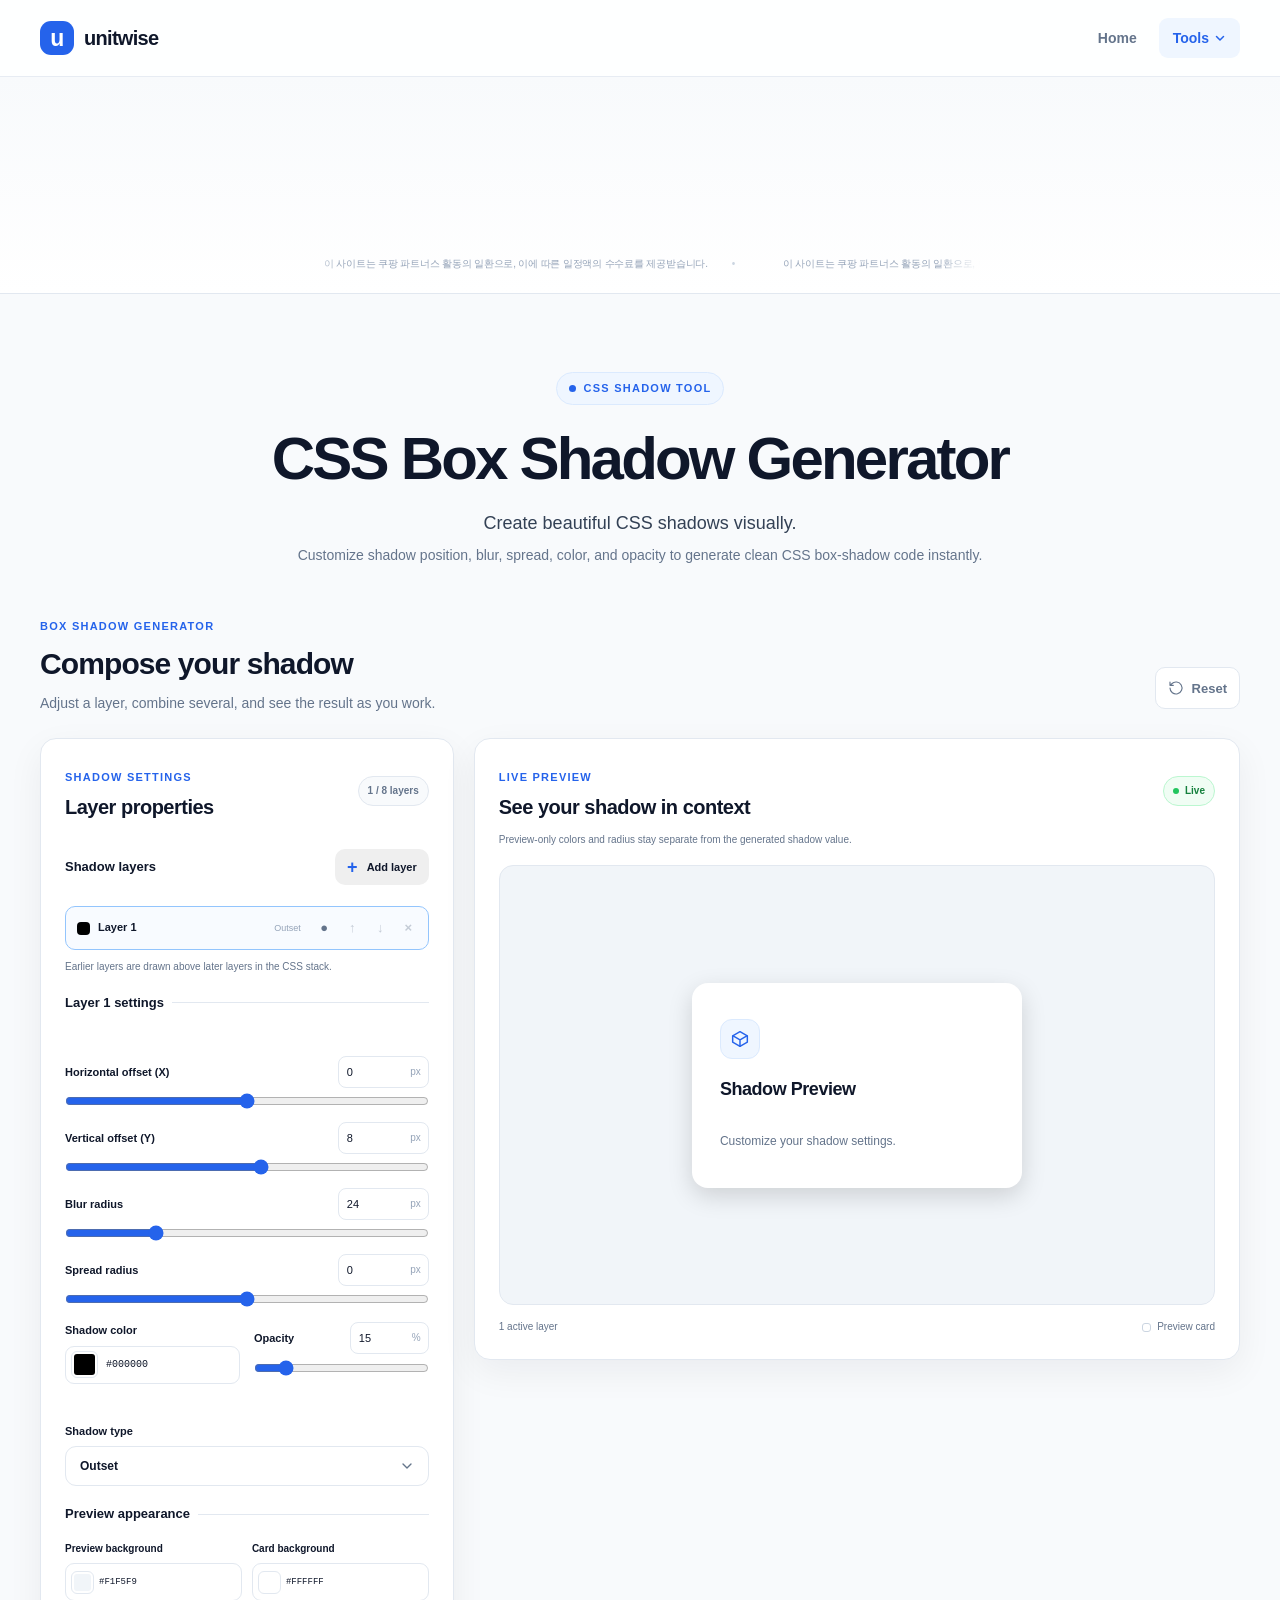
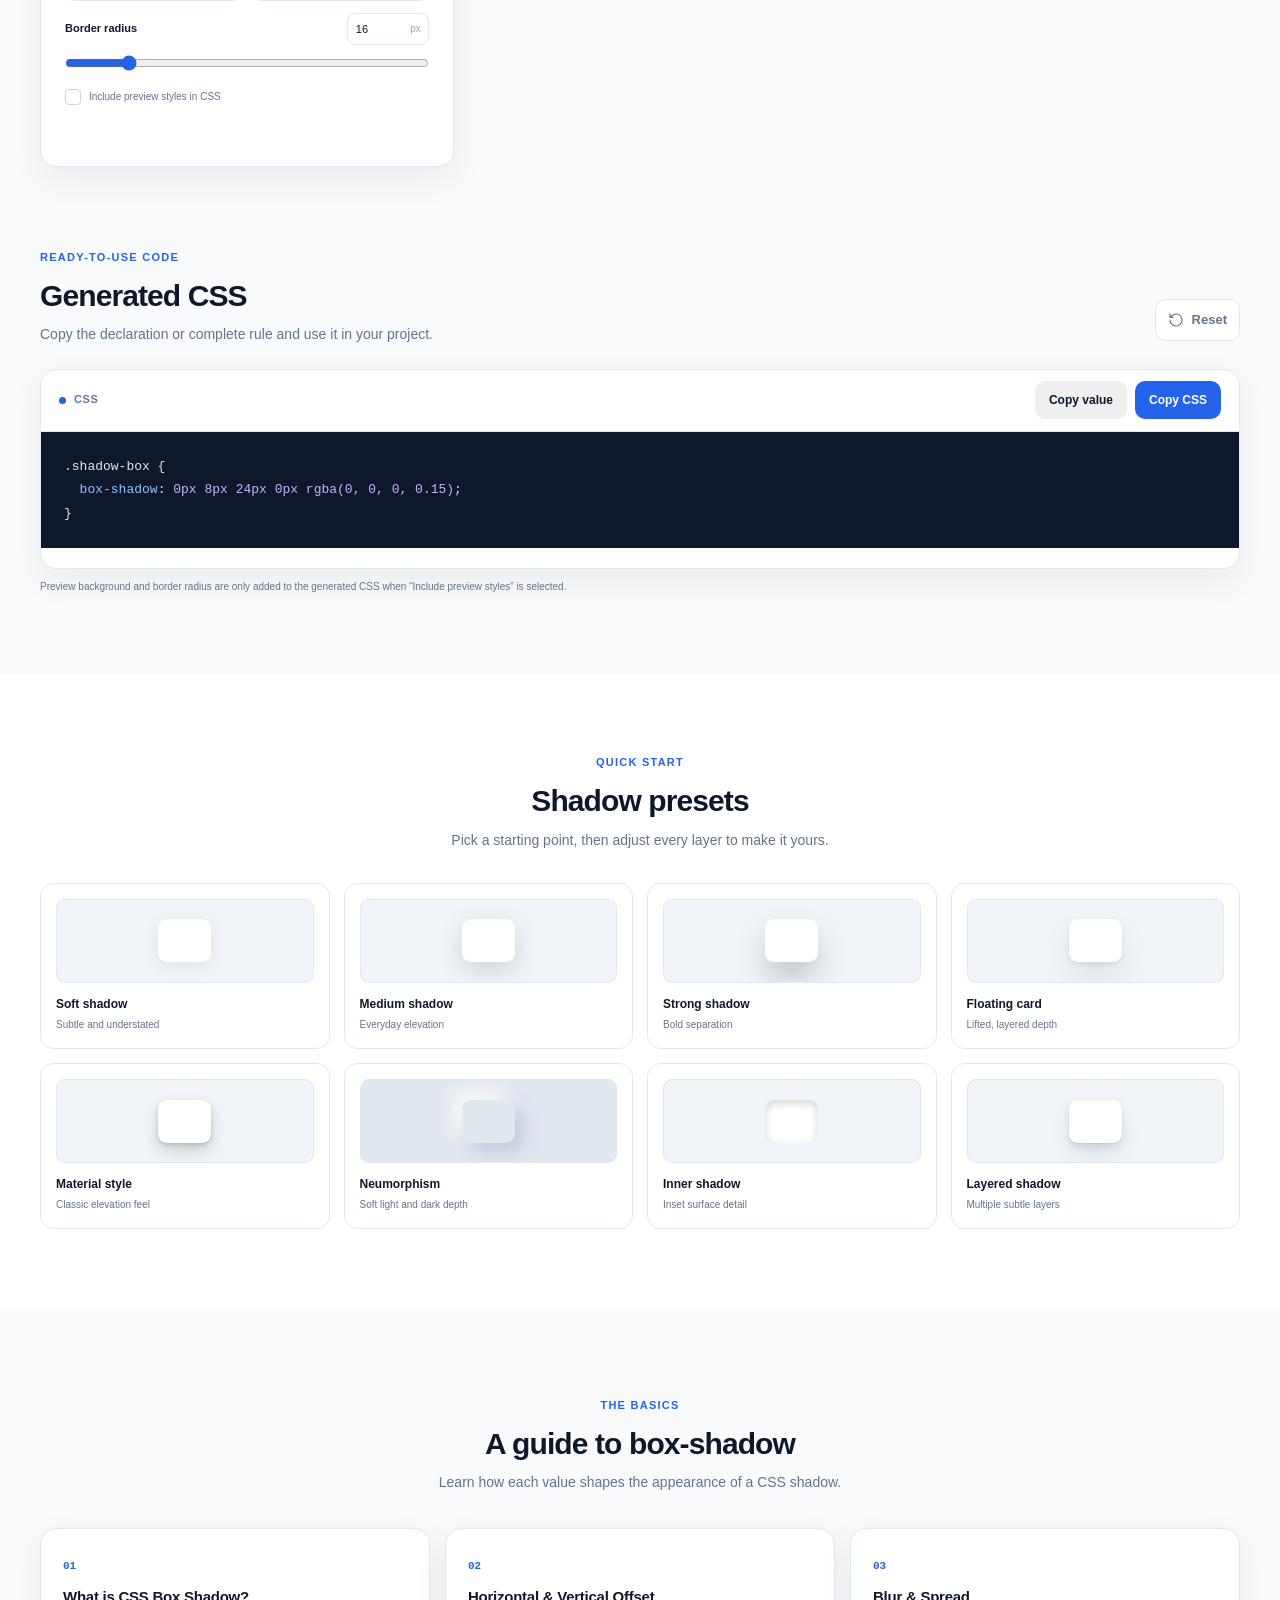
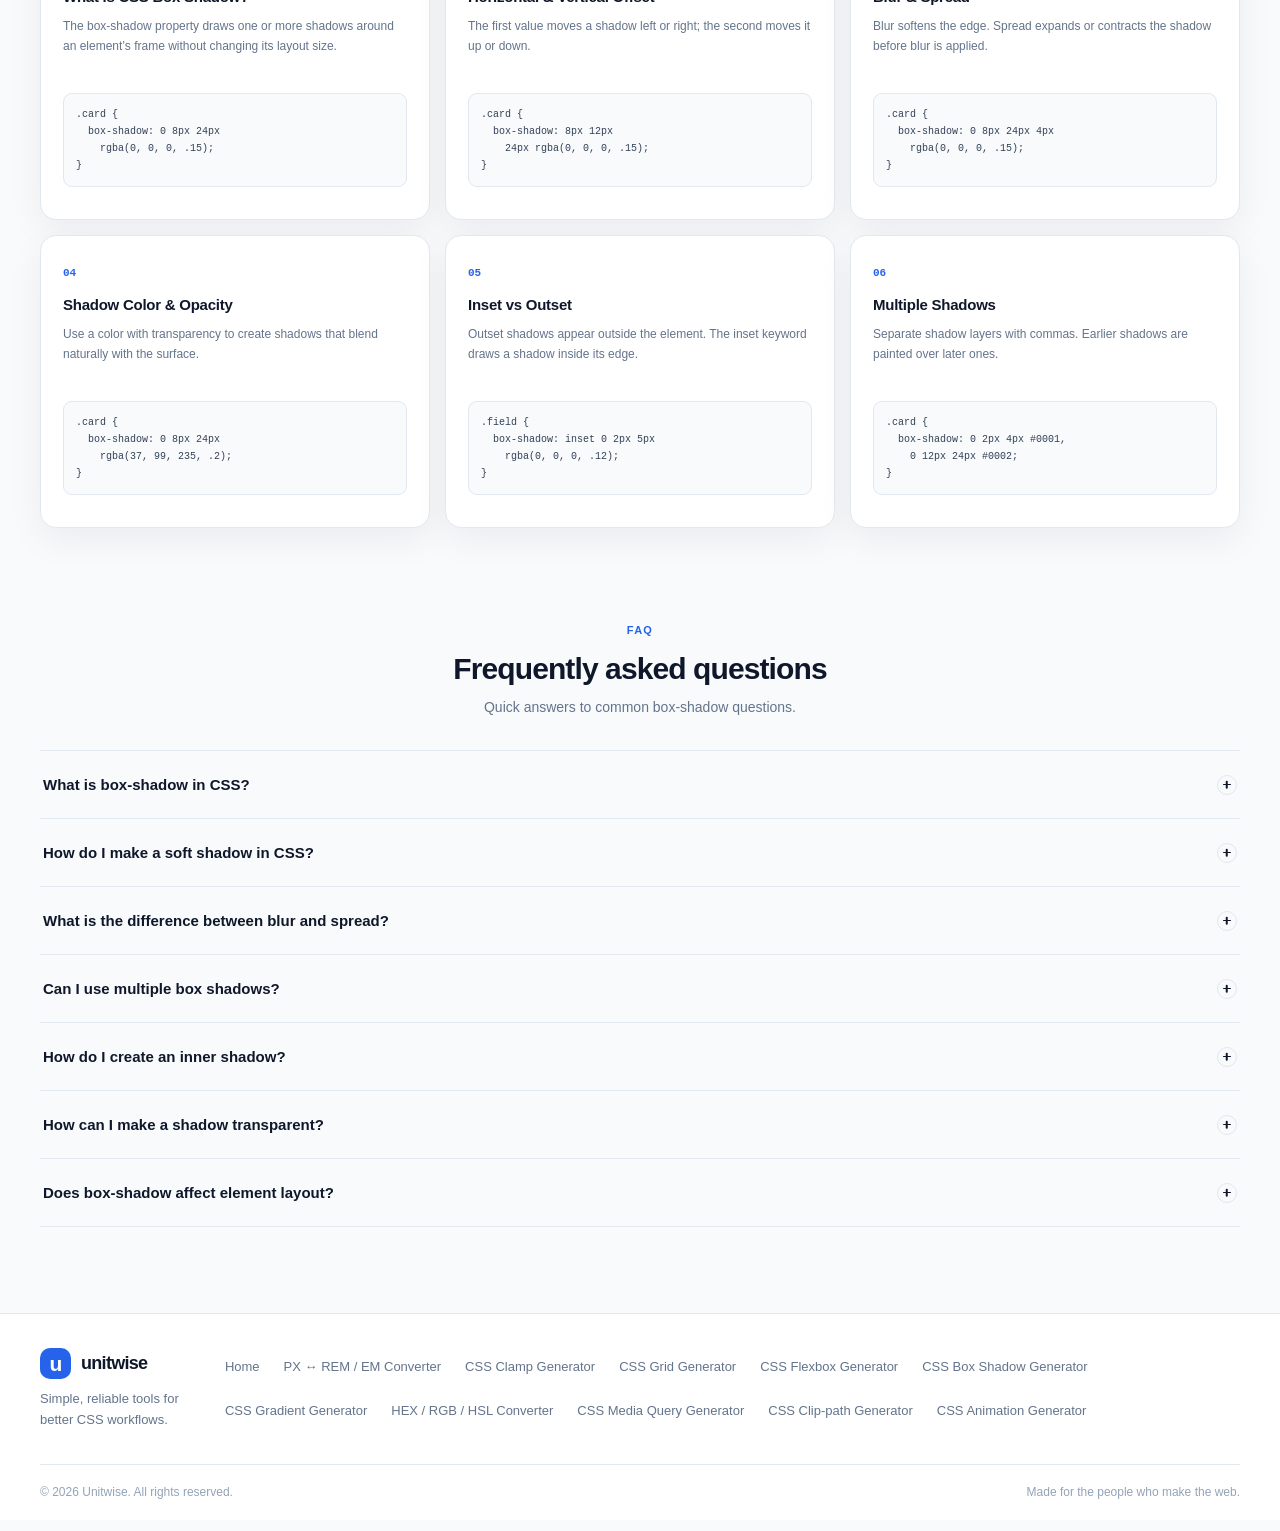
<file: box-shadow.html>
<!doctype html>
<html lang="en">

<head>
  <meta charset="utf-8">
  <meta name="viewport" content="width=device-width, initial-scale=1">

  <!-- Google tag (gtag.js) -->
  <script async src="https://www.googletagmanager.com/gtag/js?id=G-XFXFJ6M28G"></script>
  <script>
    window.dataLayer = window.dataLayer || [];
    function gtag() { dataLayer.push(arguments); }
    gtag('js', new Date());

    gtag('config', 'G-XFXFJ6M28G');
  </script>

  <meta name="description"
    content="Create, layer, and preview custom CSS box shadows. Generate clean shadow code for your projects.">
  <meta name="theme-color" content="#f8fafc">
  <title>CSS Box Shadow Generator | Unitwise</title>
  <link rel="canonical" href="https://adsite-ashen.vercel.app/box-shadow.html">

  <!-- Open Graph / Facebook -->
  <meta property="og:type" content="website">
  <meta property="og:url" content="https://adsite-ashen.vercel.app/box-shadow.html">
  <meta property="og:title" content="CSS Box Shadow Generator | Unitwise">
  <meta property="og:description"
    content="Create, layer, and preview custom CSS box shadows. Generate clean shadow code for your projects.">
  <meta property="og:site_name" content="Unitwise">

  <!-- Twitter -->
  <meta name="twitter:card" content="summary_large_image">
  <meta name="twitter:url" content="https://adsite-ashen.vercel.app/box-shadow.html">
  <meta name="twitter:title" content="CSS Box Shadow Generator | Unitwise">
  <meta name="twitter:description"
    content="Create, layer, and preview custom CSS box shadows. Generate clean shadow code for your projects.">

  <link rel="stylesheet" href="assets/css/normalize.css">
  <link rel="stylesheet" href="assets/css/reset.css">
  <link rel="stylesheet" href="assets/css/commons.css?v=3">
  <link rel="stylesheet" href="assets/css/box-shadow.css">
  <link rel="stylesheet" href="assets/css/responsive.css">
  <script src="https://code.jquery.com/jquery-3.7.1.min.js"
    integrity="sha256-/JqT3SQfawRcv/BIHPThkBvs0OEvtFFmqPF/lYI/Cxo=" crossorigin="anonymous"></script>
  <script src="assets/js/common.js?v=3"></script>
  <script src="assets/js/box-shadow.js"></script>

  <meta name="google-site-verification" content="XZpFfX3nSkuJwJqcZBJIZyjZYTVvXYMlZHfaFTL9WIM" />
  <meta name="naver-site-verification" content="78222065720b46b00c994ca2ac2a4b5945cfe280" />
</head>

<body data-page="box-shadow">
  <a class="skip-link" href="#main-content">Skip to content</a>
  <div id="header"></div>
  <div id="banner"></div>

  <main id="main-content">
    <section class="hero container" aria-labelledby="hero-title">
      <span class="eyebrow"><span class="eyebrow__dot" aria-hidden="true"></span>CSS SHADOW TOOL</span>
      <h1 id="hero-title">CSS Box Shadow Generator</h1>
      <p class="hero__lead">Create beautiful CSS shadows visually.</p>
      <p class="hero__description">Customize shadow position, blur, spread, color, and opacity to generate clean CSS
        box-shadow code instantly.</p>
    </section>

    <section class="shadow-generator container" aria-labelledby="generator-title">
      <div class="section-heading shadow-section-heading">
        <div><span class="eyebrow">BOX SHADOW GENERATOR</span>
          <h2 id="generator-title">Compose your shadow</h2>
          <p>Adjust a layer, combine several, and see the result as you work.</p>
        </div>
        <button class="button--reset text-button" id="reset-shadow" type="button"><svg viewBox="0 0 24 24"
            aria-hidden="true">
            <path d="M3 12a9 9 0 1 0 2.64-6.36L3 8m0-5v5h5" />
          </svg>Reset</button>
      </div>

      <div class="shadow-workspace">
        <section class="shadow-settings card" aria-labelledby="shadow-settings-title">
          <div class="shadow-panel-heading">
            <div><span class="eyebrow">SHADOW SETTINGS</span>
              <h3 id="shadow-settings-title">Layer properties</h3>
            </div>
            <span class="shadow-layer-count" id="shadow-layer-count">1 / 8 layers</span>
          </div>

          <div class="shadow-layer-toolbar">
            <h4>Shadow layers</h4>
            <button class="button button--secondary shadow-add-button" id="add-shadow-layer" type="button"><span
                aria-hidden="true">+</span> Add layer</button>
          </div>
          <ul class="shadow-layer-list" id="shadow-layer-list" aria-label="Shadow layers"></ul>
          <p class="shadow-layer-hint">Earlier layers are drawn above later layers in the CSS stack.</p>

          <fieldset class="shadow-layer-editor" id="shadow-layer-editor">
            <legend id="shadow-editor-title">Layer 1 settings</legend>
            <p class="shadow-field-error shadow-settings-error" id="shadow-settings-error" role="alert"></p>
            <div class="shadow-control-list">
              <div class="shadow-range-control">
                <div class="shadow-control-heading"><label for="shadow-x">Horizontal offset (X)</label>
                  <div class="shadow-value-input"><input id="shadow-x" type="number" min="-100" max="100" step="1"
                      value="0"><span>px</span></div>
                </div>
                <input class="shadow-range" id="shadow-x-range" type="range" min="-100" max="100" step="1" value="0"
                  aria-label="Horizontal offset slider">
              </div>
              <div class="shadow-range-control">
                <div class="shadow-control-heading"><label for="shadow-y">Vertical offset (Y)</label>
                  <div class="shadow-value-input"><input id="shadow-y" type="number" min="-100" max="100" step="1"
                      value="8"><span>px</span></div>
                </div>
                <input class="shadow-range" id="shadow-y-range" type="range" min="-100" max="100" step="1" value="8"
                  aria-label="Vertical offset slider">
              </div>
              <div class="shadow-range-control">
                <div class="shadow-control-heading"><label for="shadow-blur">Blur radius</label>
                  <div class="shadow-value-input"><input id="shadow-blur" type="number" min="0" max="100" step="1"
                      value="24"><span>px</span></div>
                </div>
                <input class="shadow-range" id="shadow-blur-range" type="range" min="0" max="100" step="1" value="24"
                  aria-label="Blur radius slider">
              </div>
              <div class="shadow-range-control">
                <div class="shadow-control-heading"><label for="shadow-spread">Spread radius</label>
                  <div class="shadow-value-input"><input id="shadow-spread" type="number" min="-100" max="100" step="1"
                      value="0"><span>px</span></div>
                </div>
                <input class="shadow-range" id="shadow-spread-range" type="range" min="-100" max="100" step="1"
                  value="0" aria-label="Spread radius slider">
              </div>
              <div class="shadow-color-row">
                <div class="field-group"><label for="shadow-hex">Shadow color</label>
                  <div class="shadow-color-input"><input id="shadow-color-picker" type="color" value="#000000"
                      aria-label="Choose shadow color"><input id="shadow-hex" type="text" value="#000000" maxlength="7"
                      spellcheck="false" autocomplete="off" aria-describedby="shadow-color-error"></div>
                  <p class="shadow-field-error" id="shadow-color-error" role="alert"></p>
                </div>
                <div class="shadow-range-control shadow-opacity-control">
                  <div class="shadow-control-heading"><label for="shadow-opacity">Opacity</label>
                    <div class="shadow-value-input"><input id="shadow-opacity" type="number" min="0" max="100" step="1"
                        value="15"><span>%</span></div>
                  </div>
                  <input class="shadow-range" id="shadow-opacity-range" type="range" min="0" max="100" step="1"
                    value="15" aria-label="Shadow opacity slider">
                </div>
              </div>
              <div class="field-group shadow-type-field"><label for="shadow-type">Shadow type</label><select
                  id="shadow-type">
                  <option value="outset" selected>Outset</option>
                  <option value="inset">Inset</option>
                </select></div>
            </div>
          </fieldset>

          <fieldset class="shadow-preview-settings">
            <legend>Preview appearance</legend>
            <div class="shadow-preview-color-grid">
              <div class="field-group"><label for="preview-background">Preview background</label>
                <div class="shadow-color-input"><input id="preview-background-picker" type="color" value="#F1F5F9"
                    aria-label="Choose preview background"><input id="preview-background" type="text" value="#F1F5F9"
                    maxlength="7" spellcheck="false" autocomplete="off"></div>
              </div>
              <div class="field-group"><label for="card-background">Card background</label>
                <div class="shadow-color-input"><input id="card-background-picker" type="color" value="#FFFFFF"
                    aria-label="Choose card background"><input id="card-background" type="text" value="#FFFFFF"
                    maxlength="7" spellcheck="false" autocomplete="off"></div>
              </div>
            </div>
            <div class="shadow-control-heading shadow-radius-control"><label for="card-radius">Border radius</label>
              <div class="shadow-value-input"><input id="card-radius" type="number" min="0" max="100" step="1"
                  value="16"><span>px</span></div>
            </div>
            <input class="shadow-range" id="card-radius-range" type="range" min="0" max="100" step="1" value="16"
              aria-label="Border radius slider">
            <label class="shadow-include-control" for="include-preview-styles"><input id="include-preview-styles"
                type="checkbox"><span class="shadow-checkbox" aria-hidden="true"></span><span>Include preview styles in
                CSS</span></label>
            <p class="shadow-field-error" id="preview-color-error" role="alert"></p>
          </fieldset>
        </section>

        <section class="shadow-preview-panel card" aria-labelledby="shadow-preview-title">
          <div class="shadow-panel-heading">
            <div><span class="eyebrow">LIVE PREVIEW</span>
              <h3 id="shadow-preview-title">See your shadow in context</h3>
            </div>
            <span class="shadow-preview-badge"><i aria-hidden="true"></i> Live</span>
          </div>
          <p class="shadow-preview-help">Preview-only colors and radius stay separate from the generated shadow value.
          </p>
          <div class="shadow-preview-stage" id="shadow-preview-stage">
            <article class="shadow-preview-card" id="shadow-preview-card">
              <span class="shadow-preview-card__icon" aria-hidden="true"><svg viewBox="0 0 24 24">
                  <path d="M4 8.5 12 4l8 4.5v7L12 20l-8-4.5z" />
                  <path d="m4.5 8.7 7.5 4.2 7.5-4.2M12 13v7" />
                </svg></span>
              <h4>Shadow Preview</h4>
              <p>Customize your shadow settings.</p>
            </article>
          </div>
          <div class="shadow-preview-footer"><span id="shadow-visible-count">1 active layer</span><span
              class="shadow-preview-legend"><i></i> Preview card</span></div>
        </section>
      </div>
    </section>

    <section class="shadow-code-section container" aria-labelledby="shadow-code-title">
      <div class="section-heading">
        <div><span class="eyebrow">READY-TO-USE CODE</span>
          <h2 id="shadow-code-title">Generated CSS</h2>
          <p>Copy the declaration or complete rule and use it in your project.</p>
        </div>
        <button class="button--reset text-button" id="reset-shadow-code" type="button"><svg viewBox="0 0 24 24"
            aria-hidden="true">
            <path d="M3 12a9 9 0 1 0 2.64-6.36L3 8m0-5v5h5" />
          </svg>Reset</button>
      </div>
      <div class="shadow-code-card card">
        <div class="shadow-code-toolbar"><span class="shadow-code-label"><i></i>CSS</span>
          <div class="shadow-copy-actions"><button class="button button--secondary" id="copy-shadow-value"
              type="button">Copy value</button><button class="button button--copy" id="copy-shadow-css"
              type="button">Copy CSS</button></div>
        </div>
        <div class="shadow-code-window">
          <pre><code id="shadow-css-code" aria-live="polite" aria-atomic="true"></code></pre>
        </div>
        <p class="shadow-copy-status" id="shadow-copy-status" role="status" aria-live="polite"></p>
      </div>
      <p class="shadow-code-note">Preview background and border radius are only added to the generated CSS when “Include
        preview styles” is selected.</p>
    </section>

    <section class="shadow-presets-section" aria-labelledby="shadow-presets-title">
      <div class="container">
        <div class="section-heading section-heading--center"><span class="eyebrow">QUICK START</span>
          <h2 id="shadow-presets-title">Shadow presets</h2>
          <p>Pick a starting point, then adjust every layer to make it yours.</p>
        </div>
        <div class="shadow-presets">
          <button class="shadow-preset" type="button" data-shadow-preset="soft"><span
              class="shadow-preset-swatch shadow-swatch--soft"><i></i></span><strong>Soft shadow</strong><small>Subtle
              and understated</small></button>
          <button class="shadow-preset" type="button" data-shadow-preset="medium"><span
              class="shadow-preset-swatch shadow-swatch--medium"><i></i></span><strong>Medium
              shadow</strong><small>Everyday elevation</small></button>
          <button class="shadow-preset" type="button" data-shadow-preset="strong"><span
              class="shadow-preset-swatch shadow-swatch--strong"><i></i></span><strong>Strong shadow</strong><small>Bold
              separation</small></button>
          <button class="shadow-preset" type="button" data-shadow-preset="floating"><span
              class="shadow-preset-swatch shadow-swatch--floating"><i></i></span><strong>Floating
              card</strong><small>Lifted, layered depth</small></button>
          <button class="shadow-preset" type="button" data-shadow-preset="material"><span
              class="shadow-preset-swatch shadow-swatch--material"><i></i></span><strong>Material
              style</strong><small>Classic elevation feel</small></button>
          <button class="shadow-preset" type="button" data-shadow-preset="neumorphism"><span
              class="shadow-preset-swatch shadow-swatch--neumorphism"><i></i></span><strong>Neumorphism</strong><small>Soft
              light and dark depth</small></button>
          <button class="shadow-preset" type="button" data-shadow-preset="inner"><span
              class="shadow-preset-swatch shadow-swatch--inner"><i></i></span><strong>Inner shadow</strong><small>Inset
              surface detail</small></button>
          <button class="shadow-preset" type="button" data-shadow-preset="layered"><span
              class="shadow-preset-swatch shadow-swatch--layered"><i></i></span><strong>Layered
              shadow</strong><small>Multiple subtle layers</small></button>
        </div>
      </div>
    </section>

    <section class="shadow-guide-section container" aria-labelledby="shadow-guide-title">
      <div class="section-heading section-heading--center"><span class="eyebrow">THE BASICS</span>
        <h2 id="shadow-guide-title">A guide to box-shadow</h2>
        <p>Learn how each value shapes the appearance of a CSS shadow.</p>
      </div>
      <div class="shadow-guide-grid">
        <article class="shadow-guide-card card"><span>01</span>
          <h3>What is CSS Box Shadow?</h3>
          <p>The box-shadow property draws one or more shadows around an element’s frame without changing its layout
            size.</p>
          <pre><code>.card {
  box-shadow: 0 8px 24px
    rgba(0, 0, 0, .15);
}</code></pre>
        </article>
        <article class="shadow-guide-card card"><span>02</span>
          <h3>Horizontal &amp; Vertical Offset</h3>
          <p>The first value moves a shadow left or right; the second moves it up or down.</p>
          <pre><code>.card {
  box-shadow: 8px 12px
    24px rgba(0, 0, 0, .15);
}</code></pre>
        </article>
        <article class="shadow-guide-card card"><span>03</span>
          <h3>Blur &amp; Spread</h3>
          <p>Blur softens the edge. Spread expands or contracts the shadow before blur is applied.</p>
          <pre><code>.card {
  box-shadow: 0 8px 24px 4px
    rgba(0, 0, 0, .15);
}</code></pre>
        </article>
        <article class="shadow-guide-card card"><span>04</span>
          <h3>Shadow Color &amp; Opacity</h3>
          <p>Use a color with transparency to create shadows that blend naturally with the surface.</p>
          <pre><code>.card {
  box-shadow: 0 8px 24px
    rgba(37, 99, 235, .2);
}</code></pre>
        </article>
        <article class="shadow-guide-card card"><span>05</span>
          <h3>Inset vs Outset</h3>
          <p>Outset shadows appear outside the element. The inset keyword draws a shadow inside its edge.</p>
          <pre><code>.field {
  box-shadow: inset 0 2px 5px
    rgba(0, 0, 0, .12);
}</code></pre>
        </article>
        <article class="shadow-guide-card card"><span>06</span>
          <h3>Multiple Shadows</h3>
          <p>Separate shadow layers with commas. Earlier shadows are painted over later ones.</p>
          <pre><code>.card {
  box-shadow: 0 2px 4px #0001,
    0 12px 24px #0002;
}</code></pre>
        </article>
      </div>
    </section>

    <section class="faq-section shadow-faq container" aria-labelledby="shadow-faq-title">
      <div class="section-heading section-heading--center"><span class="eyebrow">FAQ</span>
        <h2 id="shadow-faq-title">Frequently asked questions</h2>
        <p>Quick answers to common box-shadow questions.</p>
      </div>
      <div class="faq-list">
        <article class="faq-item">
          <h3><button class="faq-question" id="shadow-faq-q1" type="button" aria-expanded="false"
              aria-controls="shadow-faq-a1"><span>What is box-shadow in CSS?</span><span class="faq-icon"
                aria-hidden="true"></span></button></h3>
          <div class="faq-answer" id="shadow-faq-a1" role="region" aria-labelledby="shadow-faq-q1" hidden>
            <p>box-shadow adds one or more visual shadows around an element’s box. It can create depth, separation, and
              inset surface effects without affecting layout flow.</p>
          </div>
        </article>
        <article class="faq-item">
          <h3><button class="faq-question" id="shadow-faq-q2" type="button" aria-expanded="false"
              aria-controls="shadow-faq-a2"><span>How do I make a soft shadow in CSS?</span><span class="faq-icon"
                aria-hidden="true"></span></button></h3>
          <div class="faq-answer" id="shadow-faq-a2" role="region" aria-labelledby="shadow-faq-q2" hidden>
            <p>Use a larger blur radius, a modest vertical offset, and a low-opacity color. A subtle multi-layer shadow
              can make the result look more natural.</p>
          </div>
        </article>
        <article class="faq-item">
          <h3><button class="faq-question" id="shadow-faq-q3" type="button" aria-expanded="false"
              aria-controls="shadow-faq-a3"><span>What is the difference between blur and spread?</span><span
                class="faq-icon" aria-hidden="true"></span></button></h3>
          <div class="faq-answer" id="shadow-faq-a3" role="region" aria-labelledby="shadow-faq-q3" hidden>
            <p>Blur radius softens the shadow edge. Spread radius changes the shadow’s size before blur: positive values
              expand it, while negative values contract it.</p>
          </div>
        </article>
        <article class="faq-item">
          <h3><button class="faq-question" id="shadow-faq-q4" type="button" aria-expanded="false"
              aria-controls="shadow-faq-a4"><span>Can I use multiple box shadows?</span><span class="faq-icon"
                aria-hidden="true"></span></button></h3>
          <div class="faq-answer" id="shadow-faq-a4" role="region" aria-labelledby="shadow-faq-q4" hidden>
            <p>Yes. Separate each shadow with a comma. The first shadow is painted on top, so layer order can affect the
              final appearance.</p>
          </div>
        </article>
        <article class="faq-item">
          <h3><button class="faq-question" id="shadow-faq-q5" type="button" aria-expanded="false"
              aria-controls="shadow-faq-a5"><span>How do I create an inner shadow?</span><span class="faq-icon"
                aria-hidden="true"></span></button></h3>
          <div class="faq-answer" id="shadow-faq-a5" role="region" aria-labelledby="shadow-faq-q5" hidden>
            <p>Add inset before the offsets in the box-shadow value, for example: inset 0 2px 6px rgba(0, 0, 0, .15).
            </p>
          </div>
        </article>
        <article class="faq-item">
          <h3><button class="faq-question" id="shadow-faq-q6" type="button" aria-expanded="false"
              aria-controls="shadow-faq-a6"><span>How can I make a shadow transparent?</span><span class="faq-icon"
                aria-hidden="true"></span></button></h3>
          <div class="faq-answer" id="shadow-faq-a6" role="region" aria-labelledby="shadow-faq-q6" hidden>
            <p>Use an alpha color such as rgba(0, 0, 0, .15), or set the generator’s opacity control to the desired
              percentage.</p>
          </div>
        </article>
        <article class="faq-item">
          <h3><button class="faq-question" id="shadow-faq-q7" type="button" aria-expanded="false"
              aria-controls="shadow-faq-a7"><span>Does box-shadow affect element layout?</span><span class="faq-icon"
                aria-hidden="true"></span></button></h3>
          <div class="faq-answer" id="shadow-faq-a7" role="region" aria-labelledby="shadow-faq-q7" hidden>
            <p>No. Box shadows are visual effects and do not take up layout space, though they can be clipped by
              ancestors with overflow hidden.</p>
          </div>
        </article>
      </div>
    </section>
  </main>
  <div id="footer"></div>

  <script type="text/javascript" src="//wcs.pstatic.net/wcslog.js"></script>
  <script type="text/javascript">
    if (!wcs_add) var wcs_add = {};
    wcs_add["wa"] = "2c5a9543d86cdc";
    if (window.wcs) {
      wcs_do();
    }
  </script>
</body>

</html>
</file>
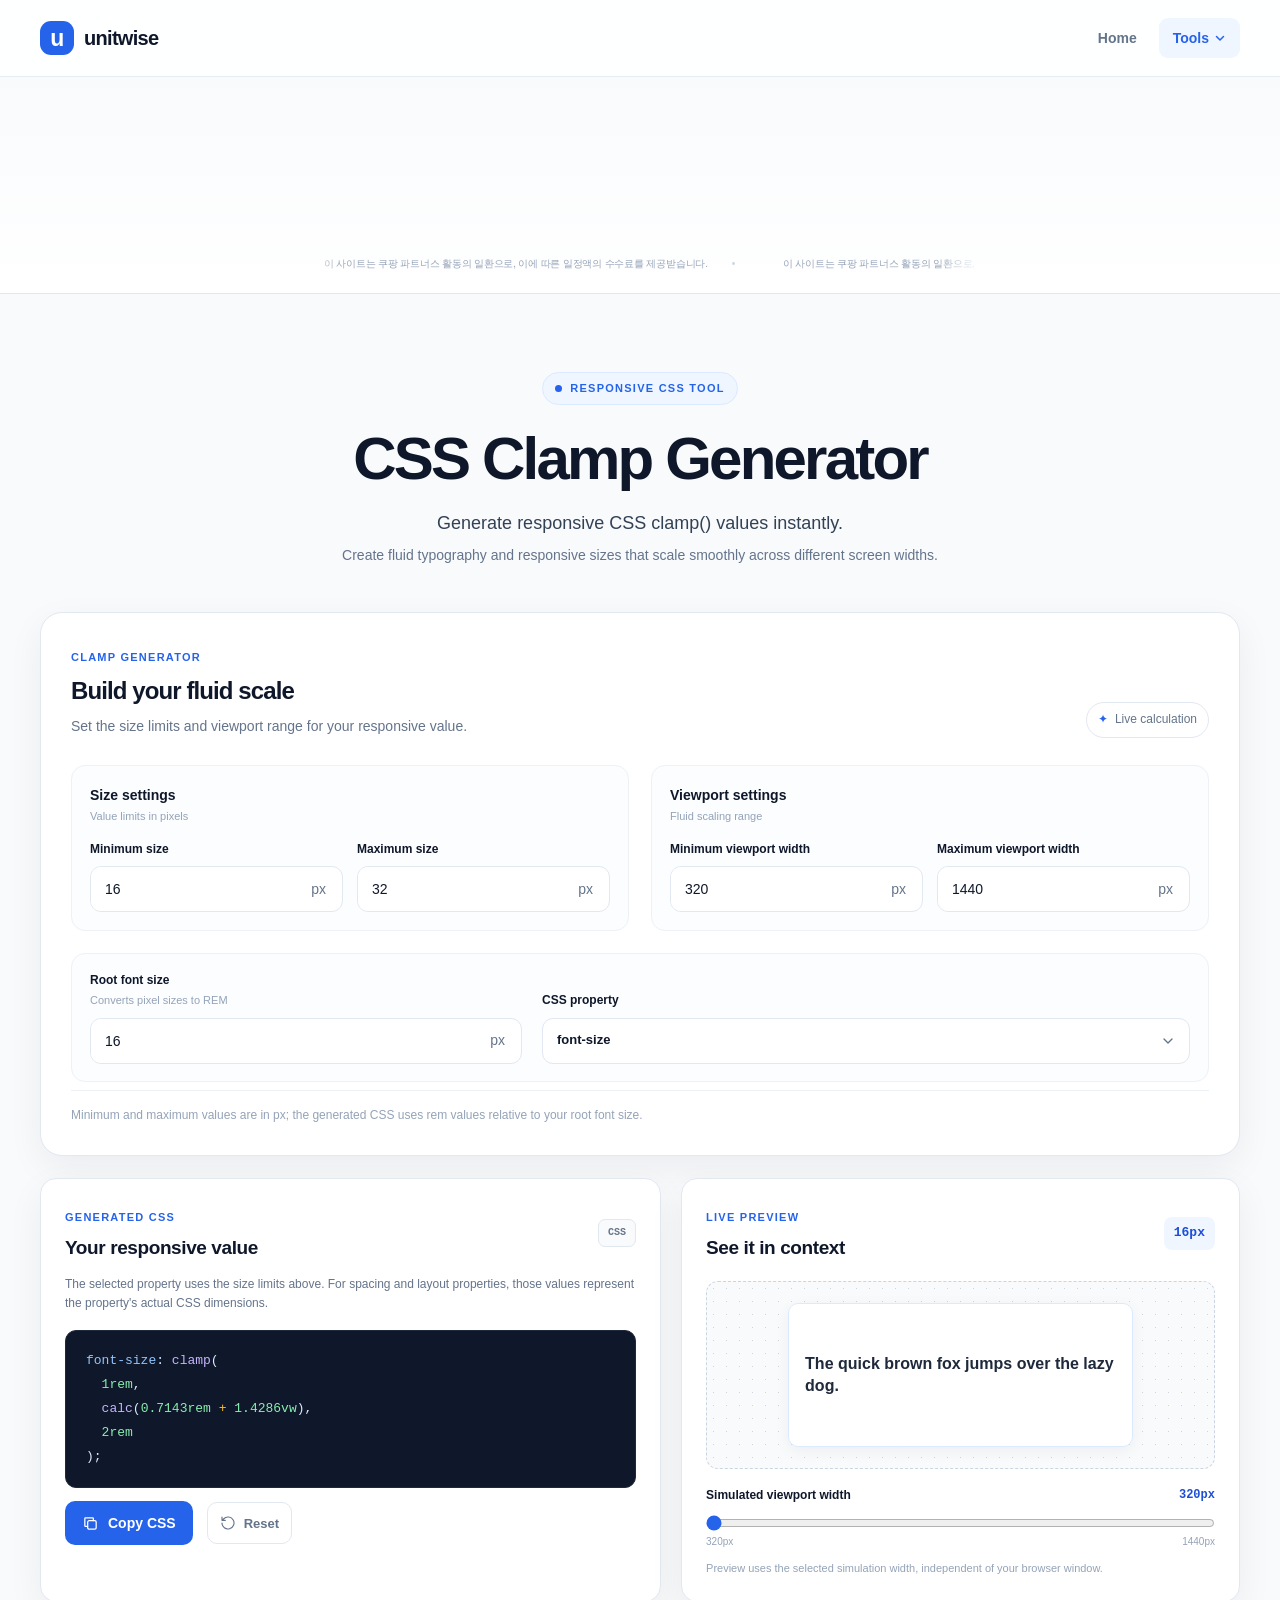
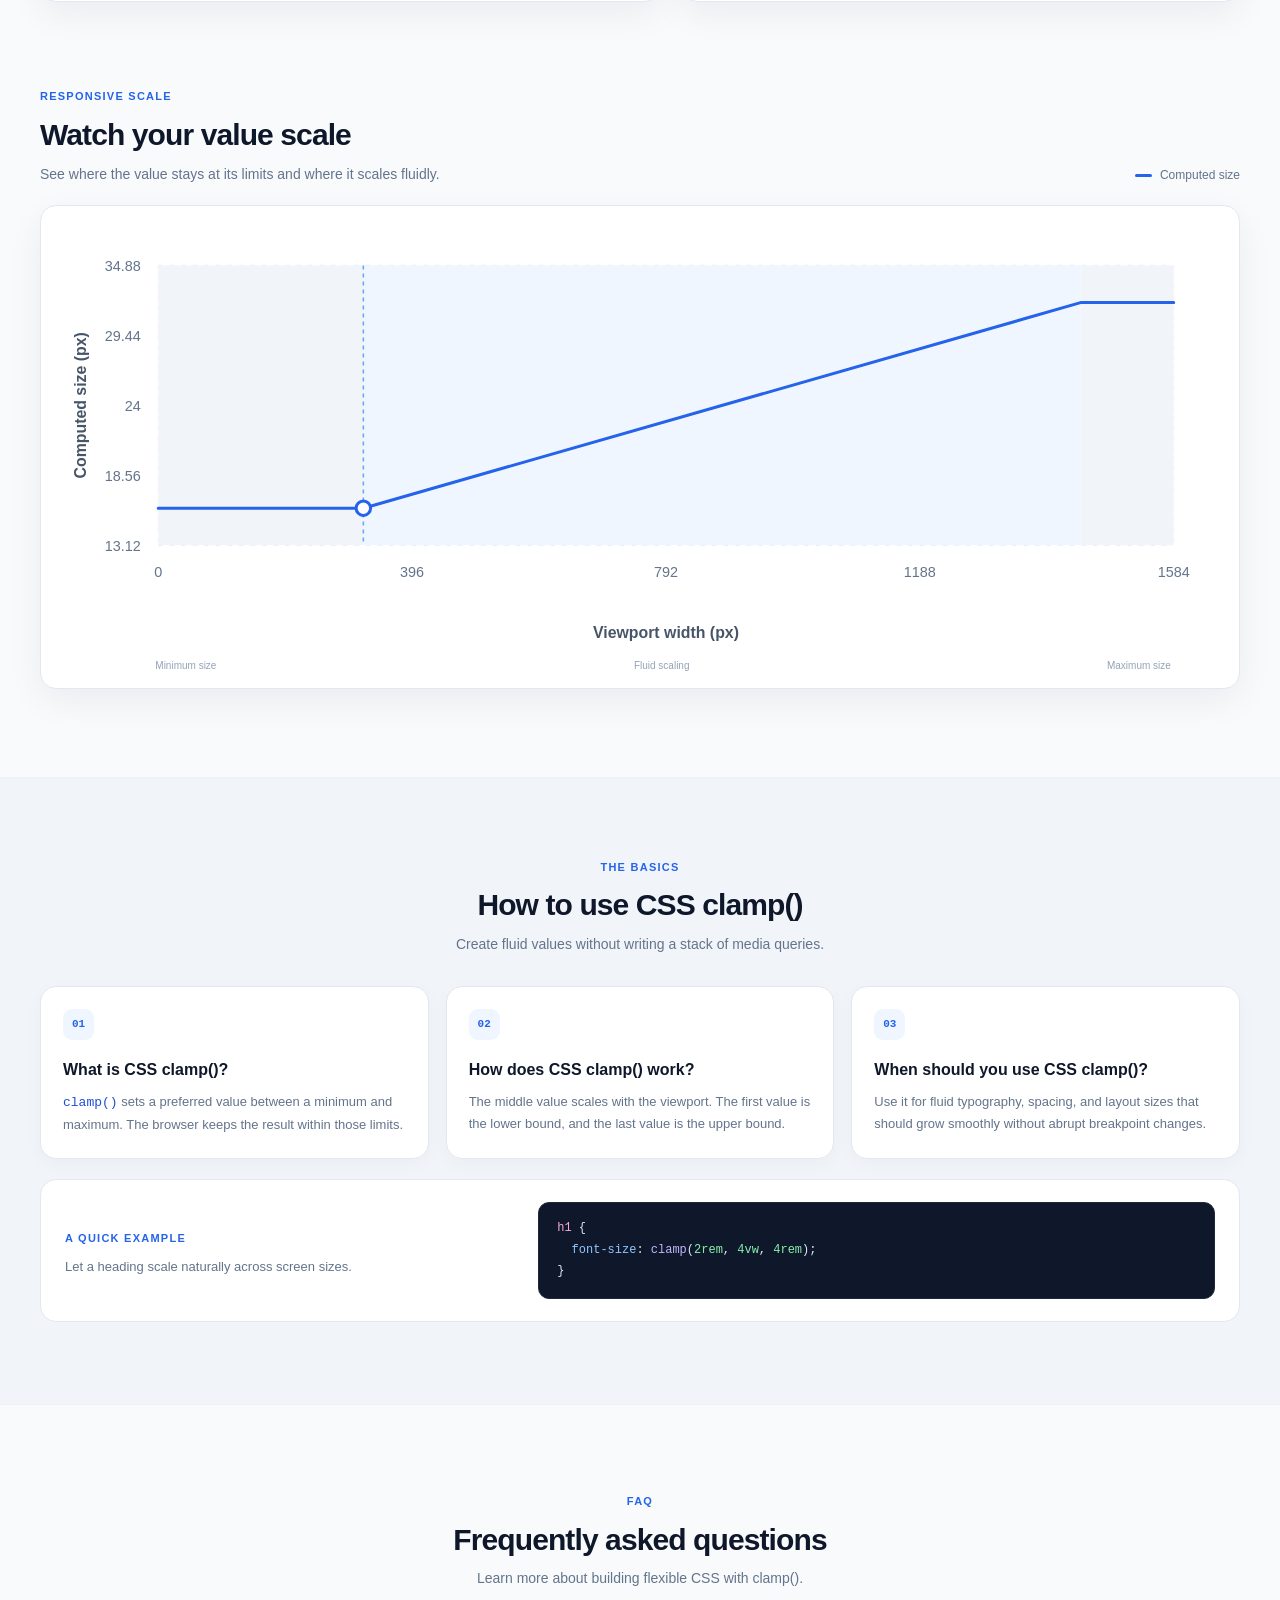
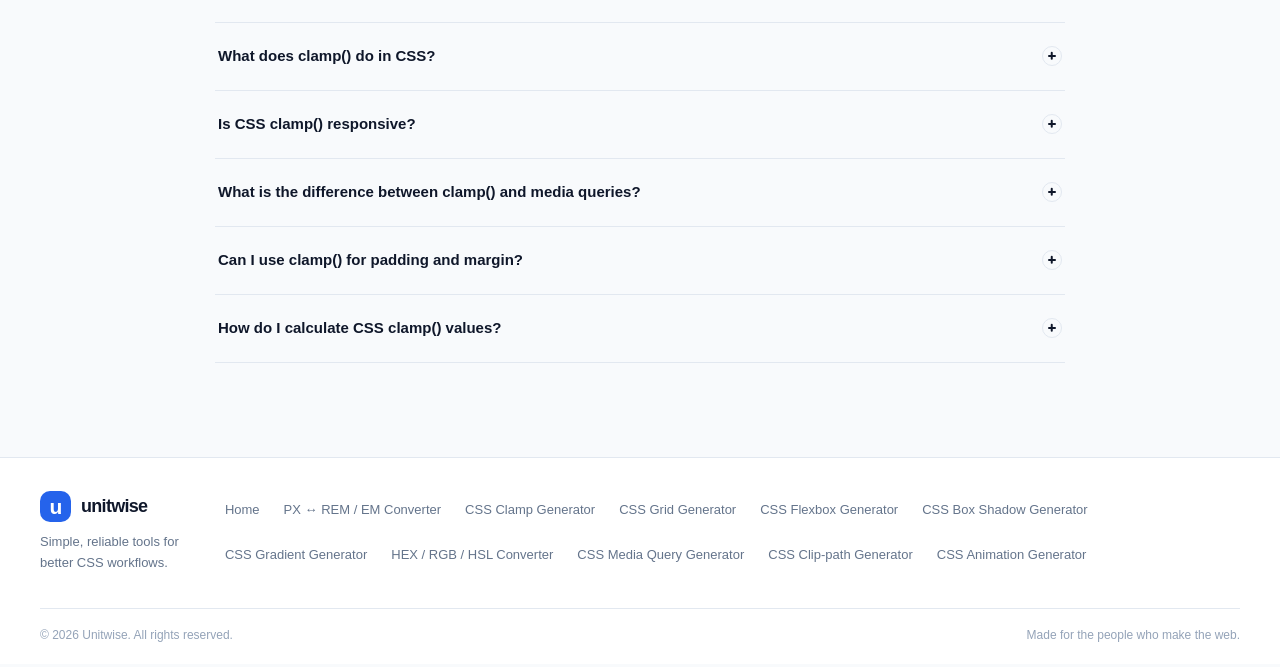
<file: clamp.html>
<!doctype html>
<html lang="en">

<head>
  <meta charset="utf-8">
  <meta name="viewport" content="width=device-width, initial-scale=1">

  <!-- Google tag (gtag.js) -->
  <script async src="https://www.googletagmanager.com/gtag/js?id=G-XFXFJ6M28G"></script>
  <script>
    window.dataLayer = window.dataLayer || [];
    function gtag() { dataLayer.push(arguments); }
    gtag('js', new Date());

    gtag('config', 'G-XFXFJ6M28G');
  </script>

  <meta name="description"
    content="Generate responsive CSS clamp() values with a live preview, viewport scale chart, and instant CSS copy.">
  <meta name="theme-color" content="#f8fafc">
  <title>CSS Clamp Generator | Unitwise</title>
  <link rel="canonical" href="https://adsite-ashen.vercel.app/clamp.html">

  <!-- Open Graph / Facebook -->
  <meta property="og:type" content="website">
  <meta property="og:url" content="https://adsite-ashen.vercel.app/clamp.html">
  <meta property="og:title" content="CSS Clamp Generator | Unitwise">
  <meta property="og:description"
    content="Generate responsive CSS clamp() values with a live preview, viewport scale chart, and instant CSS copy.">
  <meta property="og:site_name" content="Unitwise">

  <!-- Twitter -->
  <meta name="twitter:card" content="summary_large_image">
  <meta name="twitter:url" content="https://adsite-ashen.vercel.app/clamp.html">
  <meta name="twitter:title" content="CSS Clamp Generator | Unitwise">
  <meta name="twitter:description"
    content="Generate responsive CSS clamp() values with a live preview, viewport scale chart, and instant CSS copy.">

  <link rel="stylesheet" href="assets/css/normalize.css">
  <link rel="stylesheet" href="assets/css/reset.css">
  <link rel="stylesheet" href="assets/css/commons.css?v=3">
  <link rel="stylesheet" href="assets/css/clamp.css">
  <link rel="stylesheet" href="assets/css/responsive.css">
  <script src="https://code.jquery.com/jquery-3.7.1.min.js"
    integrity="sha256-/JqT3SQfawRcv/BIHPThkBvs0OEvtFFmqPF/lYI/Cxo=" crossorigin="anonymous"></script>
  <script src="assets/js/common.js?v=3"></script>
  <script src="assets/js/clamp.js"></script>

  <meta name="google-site-verification" content="XZpFfX3nSkuJwJqcZBJIZyjZYTVvXYMlZHfaFTL9WIM" />
  <meta name="naver-site-verification" content="78222065720b46b00c994ca2ac2a4b5945cfe280" />
</head>

<body data-page="clamp">
  <a class="skip-link" href="#main-content">Skip to content</a>
  <div id="header"></div>
  <div id="banner"></div>

  <main id="main-content">
    <section class="hero container" id="top" aria-labelledby="hero-title">
      <span class="eyebrow"><span class="eyebrow__dot" aria-hidden="true"></span>RESPONSIVE CSS TOOL</span>
      <h1 id="hero-title">CSS Clamp Generator</h1>
      <p class="hero__lead">Generate responsive CSS clamp() values instantly.</p>
      <p class="hero__description">Create fluid typography and responsive sizes that scale smoothly across different
        screen widths.</p>
    </section>

    <section class="clamp-generator container" aria-labelledby="generator-title">
      <div class="clamp-settings card">
        <div class="section-heading clamp-section-heading">
          <div>
            <span class="eyebrow">CLAMP GENERATOR</span>
            <h2 id="generator-title">Build your fluid scale</h2>
            <p>Set the size limits and viewport range for your responsive value.</p>
          </div>
          <span class="converter-card__badge"><span aria-hidden="true">✦</span> Live calculation</span>
        </div>

        <div class="clamp-form-grid">
          <fieldset class="clamp-fieldset">
            <legend>Size settings <span>Value limits in pixels</span></legend>
            <div class="clamp-fieldset__fields">
              <div class="field-group">
                <label for="minimum-size">Minimum size</label>
                <div class="input-with-suffix">
                  <input id="minimum-size" name="minimum-size" type="number" min="0" step="any" value="16"
                    inputmode="decimal">
                  <span>px</span>
                </div>
              </div>
              <div class="field-group">
                <label for="maximum-size">Maximum size</label>
                <div class="input-with-suffix">
                  <input id="maximum-size" name="maximum-size" type="number" min="0" step="any" value="32"
                    inputmode="decimal">
                  <span>px</span>
                </div>
              </div>
            </div>
          </fieldset>

          <fieldset class="clamp-fieldset">
            <legend>Viewport settings <span>Fluid scaling range</span></legend>
            <div class="clamp-fieldset__fields">
              <div class="field-group">
                <label for="minimum-viewport">Minimum viewport width</label>
                <div class="input-with-suffix">
                  <input id="minimum-viewport" name="minimum-viewport" type="number" min="1" step="any" value="320"
                    inputmode="decimal">
                  <span>px</span>
                </div>
              </div>
              <div class="field-group">
                <label for="maximum-viewport">Maximum viewport width</label>
                <div class="input-with-suffix">
                  <input id="maximum-viewport" name="maximum-viewport" type="number" min="1" step="any" value="1440"
                    inputmode="decimal">
                  <span>px</span>
                </div>
              </div>
            </div>
          </fieldset>

          <div class="clamp-fieldset clamp-fieldset--options">
            <label class="clamp-fieldset__title" for="root-font-size">Root font size <span>Converts pixel sizes to
                REM</span></label>
            <div class="field-group clamp-root-field">
              <div class="input-with-suffix">
                <input id="root-font-size" name="root-font-size" type="number" min="0.01" step="any" value="16"
                  inputmode="decimal">
                <span>px</span>
              </div>
            </div>
            <div class="field-group clamp-property-field">
              <label for="css-property">CSS property</label>
              <select id="css-property" name="css-property">
                <option value="font-size" selected>font-size</option>
                <option value="padding">padding</option>
                <option value="margin">margin</option>
                <option value="gap">gap</option>
                <option value="width">width</option>
                <option value="height">height</option>
                <option value="border-radius">border-radius</option>
              </select>
            </div>
          </div>
        </div>

        <p class="clamp-validation" id="clamp-validation" role="alert" aria-live="polite"></p>
        <p class="clamp-settings__hint">Minimum and maximum values are in px; the generated CSS uses rem values relative
          to your root font size.</p>
      </div>

      <div class="clamp-results-grid">
        <section class="generated-card card" aria-labelledby="generated-title">
          <div class="clamp-panel-heading">
            <div>
              <span class="eyebrow">GENERATED CSS</span>
              <h2 id="generated-title">Your responsive value</h2>
            </div>
            <span class="code-language">CSS</span>
          </div>
          <p class="generated-card__hint">The selected property uses the size limits above. For spacing and layout
            properties, those values represent the property's actual CSS dimensions.</p>
          <div class="code-window">
            <pre><code id="generated-css" aria-live="polite" aria-atomic="true"><span class="code-token code-token--property">font-size</span>: <span class="code-token code-token--function">clamp</span>(
  <span class="code-token code-token--number">1rem</span>,
  <span class="code-token code-token--function">calc</span>(<span class="code-token code-token--number">0.7143rem</span> + <span class="code-token code-token--number">1.4286vw</span>),
  <span class="code-token code-token--number">2rem</span>
);</code></pre>
          </div>
          <div class="generated-card__actions">
            <button class="button button--copy" id="copy-clamp-css" type="button">
              <svg viewBox="0 0 24 24" aria-hidden="true">
                <rect x="8" y="8" width="12" height="12" rx="2" />
                <path d="M16 8V5a1 1 0 0 0-1-1H5a1 1 0 0 0-1 1v10a1 1 0 0 0 1 1h3" />
              </svg>
              <span>Copy CSS</span>
            </button>
            <button class="button--reset text-button" id="reset-clamp" type="button">
              <svg viewBox="0 0 24 24" aria-hidden="true">
                <path d="M3 12a9 9 0 1 0 2.64-6.36L3 8m0-5v5h5" />
              </svg>
              Reset
            </button>
            <span class="clamp-copy-status" id="clamp-copy-status" role="status" aria-live="polite"></span>
          </div>
        </section>

        <section class="preview-card card" aria-labelledby="preview-title">
          <div class="clamp-panel-heading">
            <div>
              <span class="eyebrow">LIVE PREVIEW</span>
              <h2 id="preview-title">See it in context</h2>
            </div>
            <span class="preview-size" id="preview-size">16px</span>
          </div>
          <div class="preview-stage" id="preview-stage">
            <div class="preview-viewport" id="preview-viewport">
              <div class="preview-demo-target clamp-preview-target--font-size" id="preview-target"
                aria-label="Responsive property preview">
                <span>The quick brown fox</span><span>jumps over the lazy dog.</span>
              </div>
            </div>
          </div>
          <div class="preview-controls">
            <div class="preview-controls__labels">
              <label for="viewport-slider">Simulated viewport width</label>
              <output id="viewport-width" for="viewport-slider">320px</output>
            </div>
            <input id="viewport-slider" class="viewport-slider" type="range" min="320" max="1440" step="1" value="320"
              aria-label="Simulated viewport width">
            <div class="preview-controls__range"><span id="slider-min-label">320px</span><span
                id="slider-max-label">1440px</span></div>
            <p class="preview-controls__note">Preview uses the selected simulation width, independent of your browser
              window.</p>
          </div>
        </section>
      </div>
    </section>

    <section class="chart-section container" aria-labelledby="chart-title">
      <div class="section-heading">
        <div>
          <span class="eyebrow">RESPONSIVE SCALE</span>
          <h2 id="chart-title">Watch your value scale</h2>
          <p>See where the value stays at its limits and where it scales fluidly.</p>
        </div>
        <span class="chart-legend"><span class="chart-legend__swatch"></span>Computed size</span>
      </div>
      <div class="scale-chart-card card">
        <div class="chart-svg-wrap" id="chart-container">
          <svg class="scale-chart" id="scale-chart" viewBox="0 0 800 300" role="img"
            aria-labelledby="chart-svg-title chart-svg-description">
            <title id="chart-svg-title">Responsive CSS clamp value scale</title>
            <desc id="chart-svg-description">Computed size increases smoothly from 16 pixels to 32 pixels as the
              viewport grows.</desc>
            <g class="chart-grid"></g>
            <g class="chart-regions"></g>
            <g class="chart-axis"></g>
            <path class="chart-line" d="M66 222 L770 42"></path>
            <line class="chart-marker-line" x1="66" y1="28" x2="66" y2="222"></line>
            <circle class="chart-marker" cx="66" cy="222" r="5"></circle>
          </svg>
        </div>
        <div class="chart-region-labels"><span>Minimum size</span><span>Fluid scaling</span><span>Maximum size</span>
        </div>
      </div>
    </section>

    <section class="clamp-guide-section" aria-labelledby="clamp-guide-title">
      <div class="container">
        <div class="section-heading section-heading--center">
          <span class="eyebrow">THE BASICS</span>
          <h2 id="clamp-guide-title">How to use CSS clamp()</h2>
          <p>Create fluid values without writing a stack of media queries.</p>
        </div>
        <div class="clamp-guide-grid">
          <article class="clamp-guide-card card">
            <span class="guide-step">01</span>
            <h3>What is CSS clamp()?</h3>
            <p><code>clamp()</code> sets a preferred value between a minimum and maximum. The browser keeps the result
              within those limits.</p>
          </article>
          <article class="clamp-guide-card card">
            <span class="guide-step">02</span>
            <h3>How does CSS clamp() work?</h3>
            <p>The middle value scales with the viewport. The first value is the lower bound, and the last value is the
              upper bound.</p>
          </article>
          <article class="clamp-guide-card card">
            <span class="guide-step">03</span>
            <h3>When should you use CSS clamp()?</h3>
            <p>Use it for fluid typography, spacing, and layout sizes that should grow smoothly without abrupt
              breakpoint changes.</p>
          </article>
        </div>
        <div class="clamp-guide-example">
          <div><span class="eyebrow">A QUICK EXAMPLE</span>
            <p>Let a heading scale naturally across screen sizes.</p>
          </div>
          <pre><code><span class="code-token code-token--selector">h1</span> {
  <span class="code-token code-token--property">font-size</span>: <span class="code-token code-token--function">clamp</span>(<span class="code-token code-token--number">2rem</span>, <span class="code-token code-token--number">4vw</span>, <span class="code-token code-token--number">4rem</span>);
}</code></pre>
        </div>
      </div>
    </section>

    <section class="faq-section clamp-faq container" aria-labelledby="faq-title">
      <div class="section-heading section-heading--center">
        <span class="eyebrow">FAQ</span>
        <h2 id="faq-title">Frequently asked questions</h2>
        <p>Learn more about building flexible CSS with clamp().</p>
      </div>
      <div class="faq-list">
        <article class="faq-item">
          <h3><button class="faq-question" id="clamp-faq-question-1" type="button" aria-expanded="false"
              aria-controls="clamp-faq-answer-1"><span>What does clamp() do in CSS?</span><span class="faq-icon"
                aria-hidden="true"></span></button></h3>
          <div class="faq-answer" id="clamp-faq-answer-1" role="region" aria-labelledby="clamp-faq-question-1" hidden>
            <p>CSS clamp() returns a value within a defined minimum and maximum. Its middle, preferred value can respond
              to the viewport or another calculation.</p>
          </div>
        </article>
        <article class="faq-item">
          <h3><button class="faq-question" id="clamp-faq-question-2" type="button" aria-expanded="false"
              aria-controls="clamp-faq-answer-2"><span>Is CSS clamp() responsive?</span><span class="faq-icon"
                aria-hidden="true"></span></button></h3>
          <div class="faq-answer" id="clamp-faq-answer-2" role="region" aria-labelledby="clamp-faq-question-2" hidden>
            <p>Yes. A fluid preferred value such as a calculation using vw changes with viewport width, while the
              minimum and maximum prevent it from becoming too small or too large.</p>
          </div>
        </article>
        <article class="faq-item">
          <h3><button class="faq-question" id="clamp-faq-question-3" type="button" aria-expanded="false"
              aria-controls="clamp-faq-answer-3"><span>What is the difference between clamp() and media
                queries?</span><span class="faq-icon" aria-hidden="true"></span></button></h3>
          <div class="faq-answer" id="clamp-faq-answer-3" role="region" aria-labelledby="clamp-faq-question-3" hidden>
            <p>Clamp interpolates smoothly between bounds in one declaration. Media queries switch styles at chosen
              breakpoints, which is useful when a layout needs a distinct structural change.</p>
          </div>
        </article>
        <article class="faq-item">
          <h3><button class="faq-question" id="clamp-faq-question-4" type="button" aria-expanded="false"
              aria-controls="clamp-faq-answer-4"><span>Can I use clamp() for padding and margin?</span><span
                class="faq-icon" aria-hidden="true"></span></button></h3>
          <div class="faq-answer" id="clamp-faq-answer-4" role="region" aria-labelledby="clamp-faq-question-4" hidden>
            <p>Yes. Clamp can be used with many length-valued properties, including padding, margin, gap, width, height,
              and border-radius, provided the resulting values are valid for that property.</p>
          </div>
        </article>
        <article class="faq-item">
          <h3><button class="faq-question" id="clamp-faq-question-5" type="button" aria-expanded="false"
              aria-controls="clamp-faq-answer-5"><span>How do I calculate CSS clamp() values?</span><span
                class="faq-icon" aria-hidden="true"></span></button></h3>
          <div class="faq-answer" id="clamp-faq-answer-5" role="region" aria-labelledby="clamp-faq-question-5" hidden>
            <p>Calculate the slope between your minimum and maximum sizes across the viewport range, then calculate the
              intercept. This generator does both and expresses the limits and intercept in rem.</p>
          </div>
        </article>
      </div>
    </section>
  </main>

  <div id="footer"></div>

  <script type="text/javascript" src="//wcs.pstatic.net/wcslog.js"></script>
  <script type="text/javascript">
    if (!wcs_add) var wcs_add = {};
    wcs_add["wa"] = "2c5a9543d86cdc";
    if (window.wcs) {
      wcs_do();
    }
  </script>
</body>

</html>
</file>
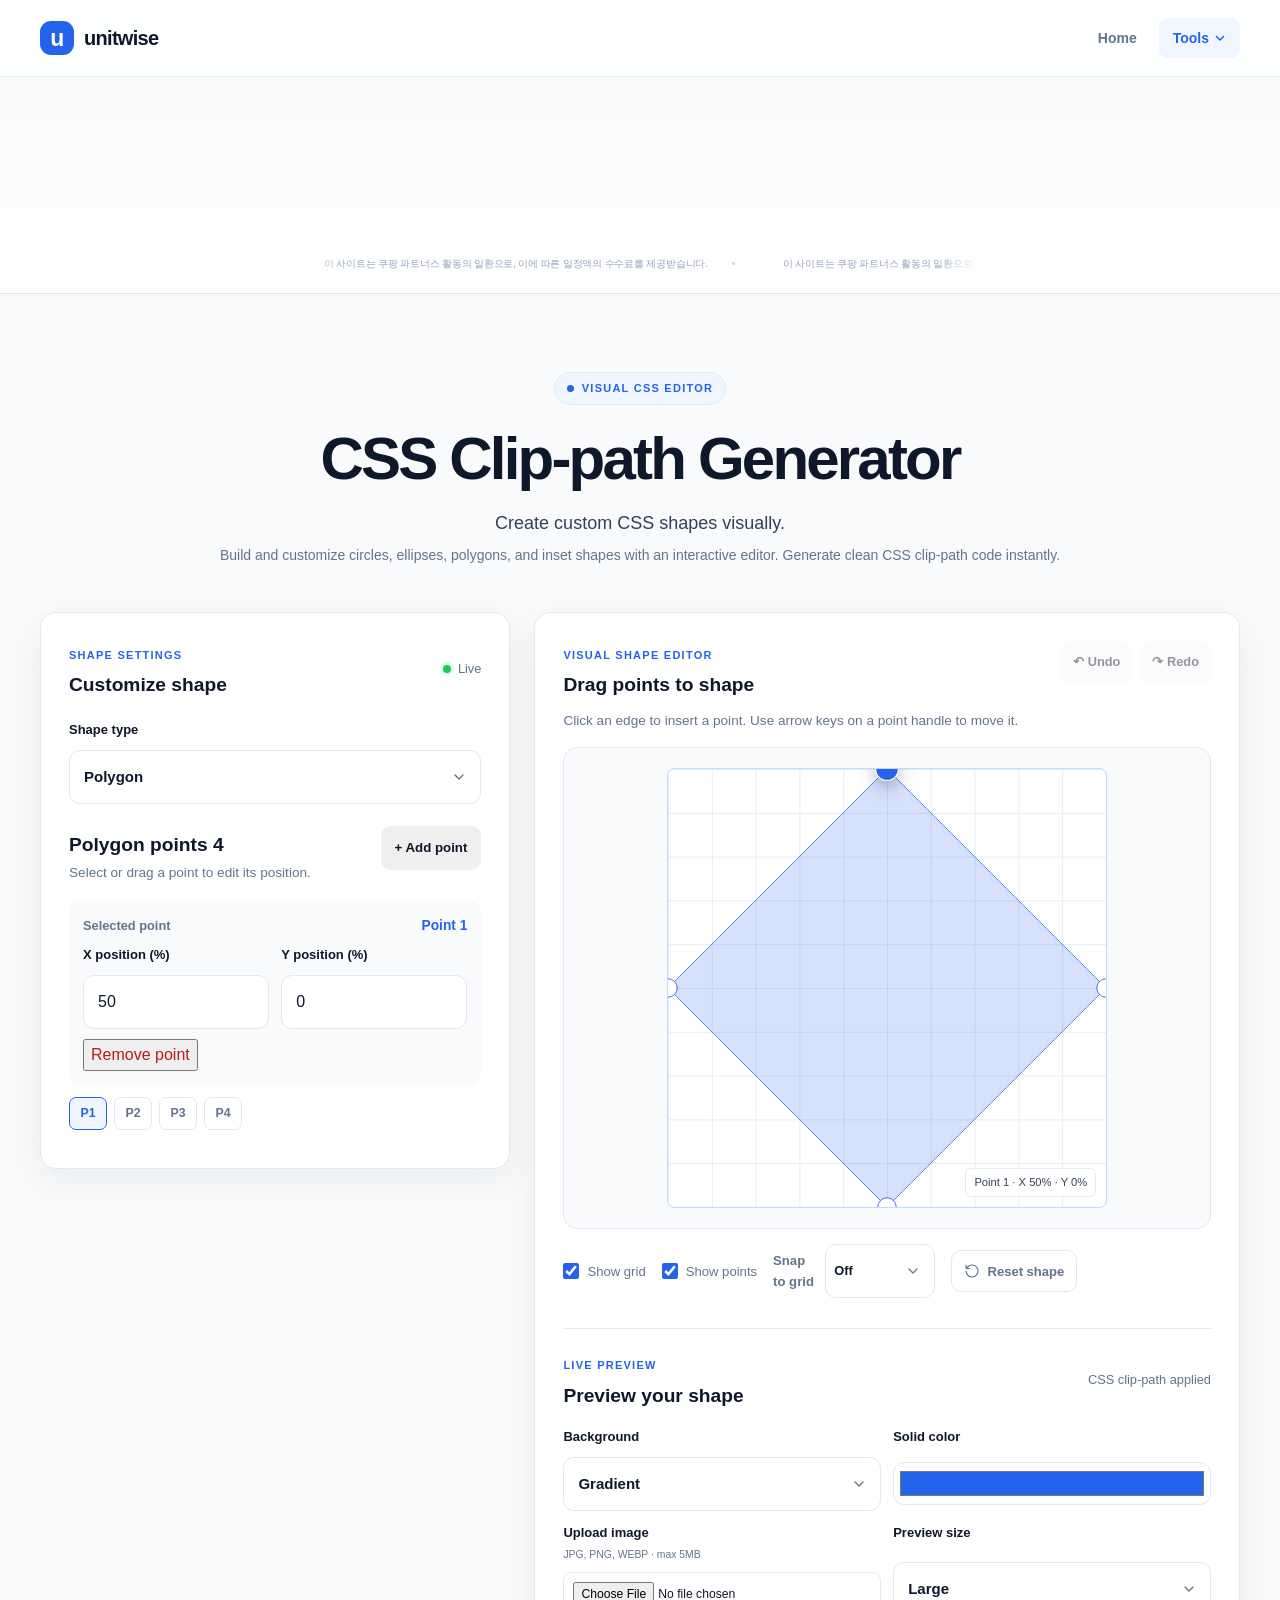
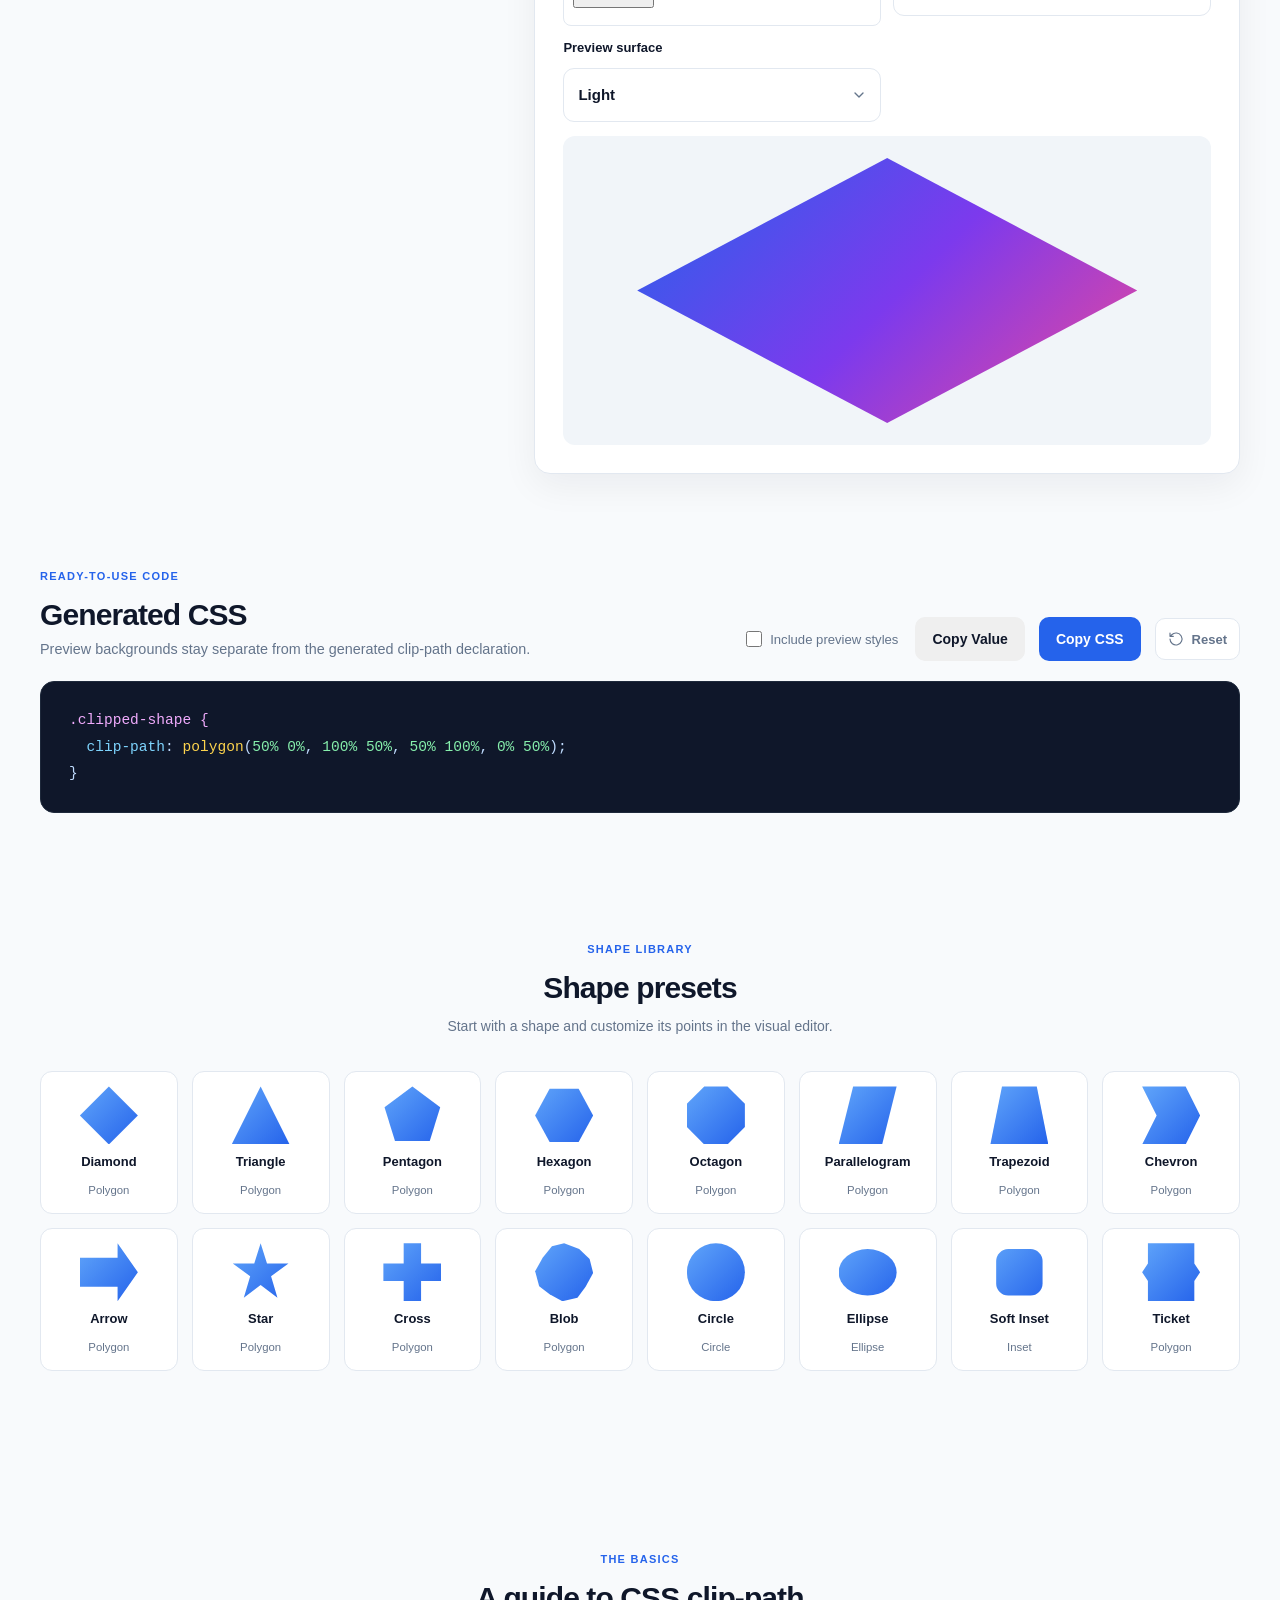
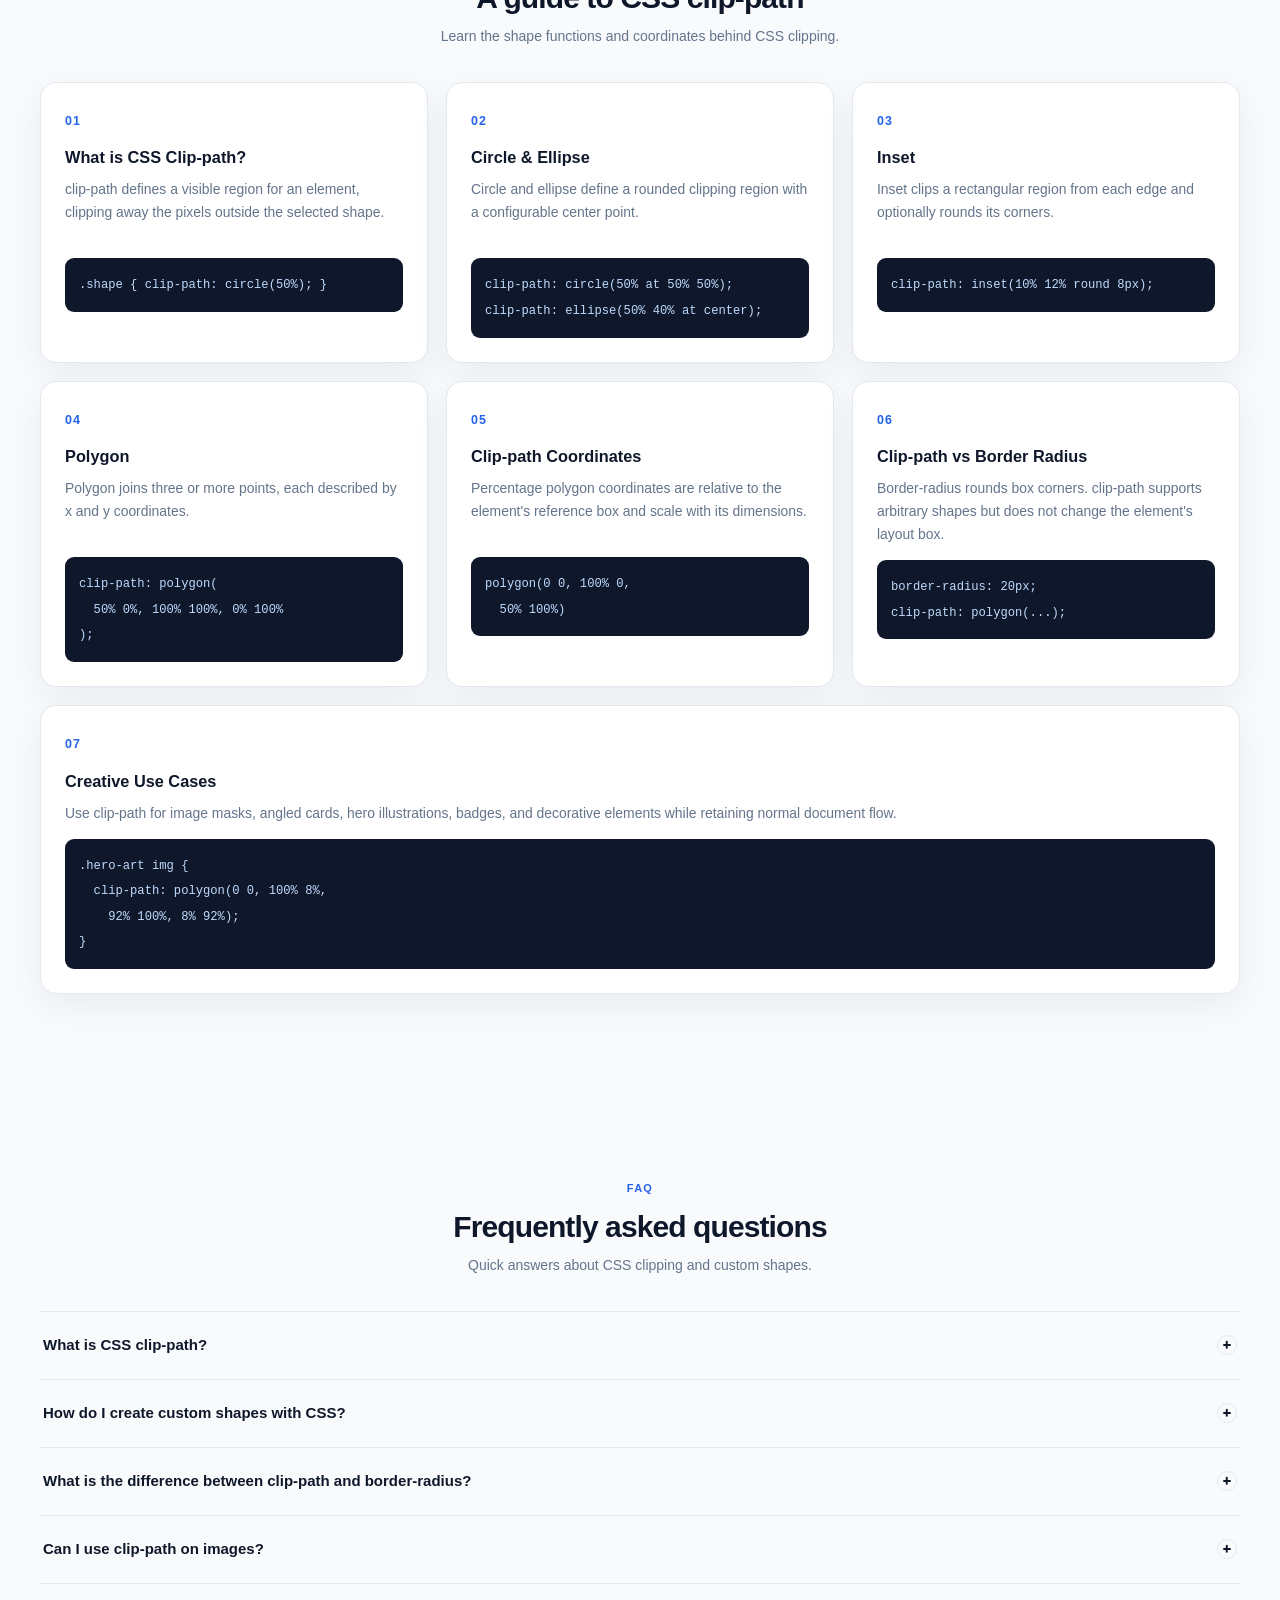
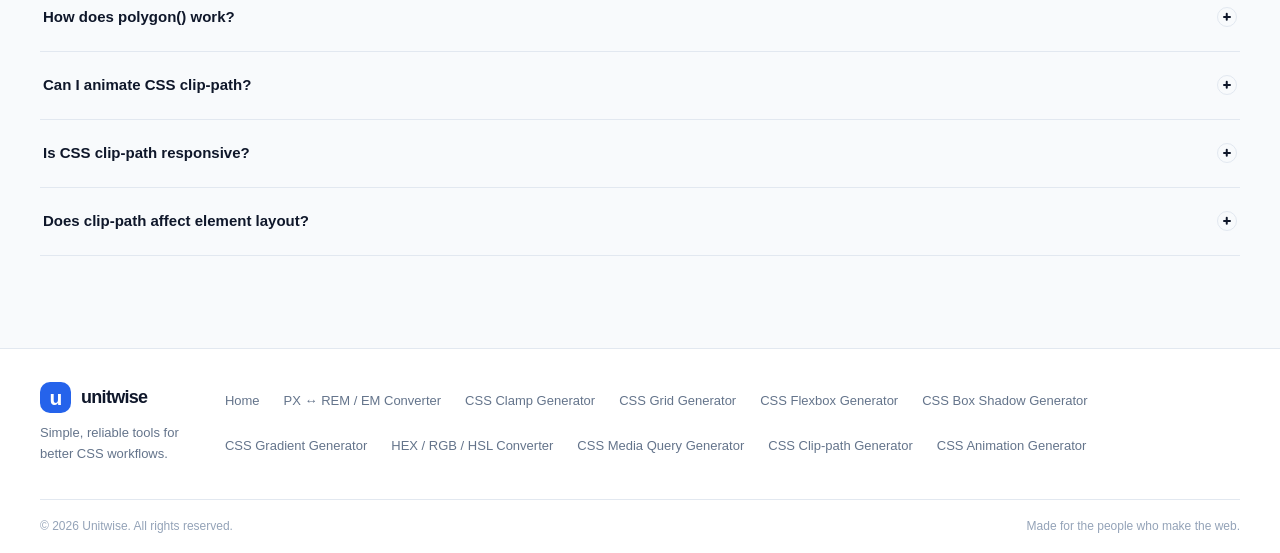
<file: clip-path.html>
<!doctype html>
<html lang="en">

<head>
  <meta charset="utf-8">
  <meta name="viewport" content="width=device-width, initial-scale=1">

  <!-- Google tag (gtag.js) -->
  <script async src="https://www.googletagmanager.com/gtag/js?id=G-XFXFJ6M28G"></script>
  <script>
    window.dataLayer = window.dataLayer || [];
    function gtag() { dataLayer.push(arguments); }
    gtag('js', new Date());

    gtag('config', 'G-XFXFJ6M28G');
  </script>

  <meta name="description"
    content="Create custom CSS clip-path shapes with a visual polygon editor, live preview, presets, and copyable CSS.">
  <meta name="theme-color" content="#f8fafc">
  <title>CSS Clip-path Generator | Unitwise</title>
  <link rel="canonical" href="https://adsite-ashen.vercel.app/clip-path.html">

  <!-- Open Graph / Facebook -->
  <meta property="og:type" content="website">
  <meta property="og:url" content="https://adsite-ashen.vercel.app/clip-path.html">
  <meta property="og:title" content="CSS Clip-path Generator | Unitwise">
  <meta property="og:description"
    content="Create custom CSS clip-path shapes with a visual polygon editor, live preview, presets, and copyable CSS.">
  <meta property="og:site_name" content="Unitwise">

  <!-- Twitter -->
  <meta name="twitter:card" content="summary_large_image">
  <meta name="twitter:url" content="https://adsite-ashen.vercel.app/clip-path.html">
  <meta name="twitter:title" content="CSS Clip-path Generator | Unitwise">
  <meta name="twitter:description"
    content="Create custom CSS clip-path shapes with a visual polygon editor, live preview, presets, and copyable CSS.">

  <link rel="stylesheet" href="assets/css/normalize.css">
  <link rel="stylesheet" href="assets/css/reset.css">
  <link rel="stylesheet" href="assets/css/commons.css?v=3">
  <link rel="stylesheet" href="assets/css/clip-path.css">
  <link rel="stylesheet" href="assets/css/responsive.css">
  <script src="https://code.jquery.com/jquery-3.7.1.min.js"
    integrity="sha256-/JqT3SQfawRcv/BIHPThkBvs0OEvtFFmqPF/lYI/Cxo=" crossorigin="anonymous"></script>
  <script src="assets/js/common.js?v=3"></script>
  <script src="assets/js/clip-path.js"></script>

  <meta name="google-site-verification" content="XZpFfX3nSkuJwJqcZBJIZyjZYTVvXYMlZHfaFTL9WIM" />
  <meta name="naver-site-verification" content="78222065720b46b00c994ca2ac2a4b5945cfe280" />
</head>

<body data-page="clip-path">
  <a class="skip-link" href="#main-content">Skip to content</a>
  <div id="header"></div>
  <div id="banner"></div>

  <main id="main-content">
    <section class="hero container" aria-labelledby="hero-title">
      <span class="eyebrow"><span class="eyebrow__dot" aria-hidden="true"></span>VISUAL CSS EDITOR</span>
      <h1 id="hero-title">CSS Clip-path Generator</h1>
      <p class="hero__lead">Create custom CSS shapes visually.</p>
      <p class="hero__description">Build and customize circles, ellipses, polygons, and inset shapes with an interactive
        editor. Generate clean CSS clip-path code instantly.</p>
    </section>

    <section class="clip-workspace container" aria-label="Clip-path shape settings and preview">
      <section class="clip-settings card" aria-labelledby="clip-settings-title">
        <div class="clip-panel-heading">
          <div><span class="eyebrow">SHAPE SETTINGS</span>
            <h2 id="clip-settings-title">Customize shape</h2>
          </div><span class="clip-live-badge"><i aria-hidden="true"></i> Live</span>
        </div>
        <div class="field-group clip-shape-type"><label for="clip-shape-type">Shape type</label><select
            id="clip-shape-type">
            <option value="polygon" selected>Polygon</option>
            <option value="circle">Circle</option>
            <option value="ellipse">Ellipse</option>
            <option value="inset">Inset</option>
          </select></div>

        <fieldset class="clip-shape-fields" id="circle-fields" hidden>
          <legend>Circle settings</legend>
          <div class="clip-control"><label for="circle-radius">Radius <output
                id="circle-radius-value">50%</output></label><input class="clip-range" id="circle-radius" type="range"
              min="0" max="100" value="50"></div>
          <div class="clip-xy-grid">
            <div class="field-group"><label for="circle-x">Center X (%)</label><input id="circle-x" type="number"
                min="0" max="100" value="50"></div>
            <div class="field-group"><label for="circle-y">Center Y (%)</label><input id="circle-y" type="number"
                min="0" max="100" value="50"></div>
          </div>
        </fieldset>
        <fieldset class="clip-shape-fields" id="ellipse-fields" hidden>
          <legend>Ellipse settings</legend>
          <div class="clip-control"><label for="ellipse-radius-x">Radius X <output
                id="ellipse-radius-x-value">50%</output></label><input class="clip-range" id="ellipse-radius-x"
              type="range" min="0" max="100" value="50"></div>
          <div class="clip-control"><label for="ellipse-radius-y">Radius Y <output
                id="ellipse-radius-y-value">40%</output></label><input class="clip-range" id="ellipse-radius-y"
              type="range" min="0" max="100" value="40"></div>
          <div class="clip-xy-grid">
            <div class="field-group"><label for="ellipse-x">Center X (%)</label><input id="ellipse-x" type="number"
                min="0" max="100" value="50"></div>
            <div class="field-group"><label for="ellipse-y">Center Y (%)</label><input id="ellipse-y" type="number"
                min="0" max="100" value="50"></div>
          </div>
        </fieldset>
        <fieldset class="clip-shape-fields" id="inset-fields" hidden>
          <legend>Inset settings</legend>
          <div class="clip-inset-grid">
            <div class="field-group"><label for="inset-top">Top (%)</label><input id="inset-top" type="number" min="0"
                max="100" value="10"></div>
            <div class="field-group"><label for="inset-right">Right (%)</label><input id="inset-right" type="number"
                min="0" max="100" value="10"></div>
            <div class="field-group"><label for="inset-bottom">Bottom (%)</label><input id="inset-bottom" type="number"
                min="0" max="100" value="10"></div>
            <div class="field-group"><label for="inset-left">Left (%)</label><input id="inset-left" type="number"
                min="0" max="100" value="10"></div>
          </div>
          <div class="clip-control clip-inset-radius"><label for="inset-radius">Border radius <output
                id="inset-radius-value">0px</output></label><input class="clip-range" id="inset-radius" type="range"
              min="0" max="100" value="0"></div>
          <p class="clip-empty-note" id="inset-empty-note" role="status" hidden>These inset values leave no visible
            shape.</p>
        </fieldset>

        <section class="clip-polygon-controls" id="polygon-controls" aria-labelledby="polygon-controls-title">
          <div class="clip-subheading">
            <div>
              <h3 id="polygon-controls-title">Polygon points <span id="clip-point-count">4</span></h3>
              <p>Select or drag a point to edit its position.</p>
            </div><button class="button button--secondary" id="add-clip-point" type="button">+ Add point</button>
          </div>
          <div class="clip-selected-point" id="clip-selected-point">
            <div class="clip-point-number"><span>Selected point</span><strong id="clip-point-number">Point 1</strong>
            </div>
            <div class="clip-xy-grid">
              <div class="field-group"><label for="clip-point-x">X position (%)</label><input id="clip-point-x"
                  type="number" min="0" max="100" value="50"></div>
              <div class="field-group"><label for="clip-point-y">Y position (%)</label><input id="clip-point-y"
                  type="number" min="0" max="100" value="0"></div>
            </div>
            <button class="text-button clip-remove-point" id="remove-clip-point" type="button">Remove point</button>
          </div>
          <div class="clip-point-list" id="clip-point-list" aria-label="Polygon point list"></div>
          <p class="clip-validation" id="clip-validation" role="alert" aria-live="polite"></p>
        </section>
      </section>

      <section class="clip-editor-panel card" aria-labelledby="clip-editor-title">
        <div class="clip-panel-heading clip-editor-heading">
          <div><span class="eyebrow">VISUAL SHAPE EDITOR</span>
            <h2 id="clip-editor-title">Drag points to shape</h2>
          </div>
          <div class="clip-history-buttons"><button class="button button--secondary" id="clip-undo" type="button"
              aria-label="Undo" disabled>↶ Undo</button><button class="button button--secondary" id="clip-redo"
              type="button" aria-label="Redo" disabled>↷ Redo</button></div>
        </div>
        <p class="clip-editor-hint">Click an edge to insert a point. Use arrow keys on a point handle to move it.</p>
        <div class="clip-editor-wrap">
          <div class="clip-editor-canvas" id="clip-editor-canvas">
            <div class="clip-editor-grid" id="clip-editor-grid" aria-hidden="true"></div>
            <div class="clip-editor-shape" id="clip-editor-shape" aria-hidden="true"></div>
            <svg class="clip-editor-svg" id="clip-editor-svg" viewBox="0 0 100 100" role="group"
              aria-label="Polygon shape editor">
              <polyline id="clip-editor-outline" points="" role="presentation"></polyline>
              <g id="clip-editor-handles"></g>
            </svg>
            <span class="clip-coordinate-readout" id="clip-coordinate-readout" aria-live="polite">Point 1 · X 50% · Y
              0%</span>
          </div>
        </div>
        <div class="clip-editor-toolbar">
          <label class="clip-checkbox"><input type="checkbox" id="clip-show-grid" checked><span>Show grid</span></label>
          <label class="clip-checkbox"><input type="checkbox" id="clip-show-points" checked><span>Show
              points</span></label>
          <div class="field-group clip-snap-field"><label for="clip-snap">Snap to grid</label><select id="clip-snap">
              <option value="0">Off</option>
              <option value="5">5%</option>
              <option value="10">10%</option>
            </select></div>
          <button class="button--reset text-button" id="clip-reset-shape" type="button"><svg viewBox="0 0 24 24"
              aria-hidden="true">
              <path d="M3 12a9 9 0 1 0 2.64-6.36L3 8m0-5v5h5" />
            </svg>Reset shape</button>
        </div>

        <section class="clip-live-preview" aria-labelledby="clip-live-title">
          <div class="clip-subheading">
            <div><span class="eyebrow">LIVE PREVIEW</span>
              <h3 id="clip-live-title">Preview your shape</h3>
            </div><span class="clip-preview-status">CSS clip-path applied</span>
          </div>
          <div class="clip-preview-controls">
            <div class="field-group"><label for="clip-bg-mode">Background</label><select id="clip-bg-mode">
                <option value="gradient">Gradient</option>
                <option value="solid">Solid color</option>
                <option value="image">Image</option>
              </select></div>
            <div class="field-group clip-solid-control" id="clip-solid-control" hidden><label
                for="clip-solid-color">Solid color</label><input type="color" id="clip-solid-color" value="#2563eb">
            </div>
            <div class="field-group clip-image-control" id="clip-image-control" hidden><label
                for="clip-image-upload">Upload image <small>JPG, PNG, WEBP · max 5MB</small></label><input
                id="clip-image-upload" type="file" accept="image/jpeg,image/png,image/webp"></div>
            <div class="field-group"><label for="clip-preview-size">Preview size</label><select id="clip-preview-size">
                <option value="small">Small</option>
                <option value="medium">Medium</option>
                <option value="large" selected>Large</option>
              </select></div>
            <div class="field-group"><label for="clip-preview-bg">Preview surface</label><select id="clip-preview-bg">
                <option value="light">Light</option>
                <option value="dark">Dark</option>
                <option value="checkerboard">Checkerboard</option>
              </select></div>
          </div>
          <p class="clip-image-error" id="clip-image-error" role="alert" aria-live="polite"></p>
          <div class="clip-preview-stage clip-preview-stage--light" id="clip-preview-stage">
            <div class="clip-preview-art clip-preview-art--large" id="clip-preview-art" role="img"
              aria-label="Clipped shape preview"></div>
          </div>
        </section>
      </section>
    </section>

    <section class="clip-code-section container" aria-labelledby="clip-code-title">
      <div class="section-heading clip-code-heading">
        <div><span class="eyebrow">READY-TO-USE CODE</span>
          <h2 id="clip-code-title">Generated CSS</h2>
          <p>Preview backgrounds stay separate from the generated clip-path declaration.</p>
        </div>
        <div class="clip-code-actions"><label class="clip-checkbox clip-include-option"><input type="checkbox"
              id="clip-include-preview"><span>Include preview styles</span></label><button
            class="button button--secondary" id="copy-clip-value" type="button">Copy Value</button><button
            class="button button--copy" id="copy-clip-css" type="button">Copy CSS</button><button
            class="button--reset text-button" id="clip-reset-all" type="button"><svg viewBox="0 0 24 24"
              aria-hidden="true">
              <path d="M3 12a9 9 0 1 0 2.64-6.36L3 8m0-5v5h5" />
            </svg>Reset</button></div>
      </div>
      <div class="clip-code-window">
        <pre><code id="clip-generated-css" aria-live="polite" aria-atomic="true"></code></pre>
      </div>
      <p class="clip-copy-status" id="clip-copy-status" role="status" aria-live="polite"></p>
    </section>

    <section class="clip-presets-section container" aria-labelledby="clip-presets-title">
      <div class="section-heading section-heading--center"><span class="eyebrow">SHAPE LIBRARY</span>
        <h2 id="clip-presets-title">Shape presets</h2>
        <p>Start with a shape and customize its points in the visual editor.</p>
      </div>
      <div class="clip-presets-grid" id="clip-presets"></div>
    </section>

    <section class="clip-guide-section" aria-labelledby="clip-guide-title">
      <div class="container">
        <div class="section-heading section-heading--center"><span class="eyebrow">THE BASICS</span>
          <h2 id="clip-guide-title">A guide to CSS clip-path</h2>
          <p>Learn the shape functions and coordinates behind CSS clipping.</p>
        </div>
        <div class="clip-guide-grid">
          <article class="clip-guide-card card"><span>01</span>
            <h3>What is CSS Clip-path?</h3>
            <p>clip-path defines a visible region for an element, clipping away the pixels outside the selected shape.
            </p>
            <pre><code>.shape { clip-path: circle(50%); }</code></pre>
          </article>
          <article class="clip-guide-card card"><span>02</span>
            <h3>Circle &amp; Ellipse</h3>
            <p>Circle and ellipse define a rounded clipping region with a configurable center point.</p>
            <pre><code>clip-path: circle(50% at 50% 50%);
clip-path: ellipse(50% 40% at center);</code></pre>
          </article>
          <article class="clip-guide-card card"><span>03</span>
            <h3>Inset</h3>
            <p>Inset clips a rectangular region from each edge and optionally rounds its corners.</p>
            <pre><code>clip-path: inset(10% 12% round 8px);</code></pre>
          </article>
          <article class="clip-guide-card card"><span>04</span>
            <h3>Polygon</h3>
            <p>Polygon joins three or more points, each described by x and y coordinates.</p>
            <pre><code>clip-path: polygon(
  50% 0%, 100% 100%, 0% 100%
);</code></pre>
          </article>
          <article class="clip-guide-card card"><span>05</span>
            <h3>Clip-path Coordinates</h3>
            <p>Percentage polygon coordinates are relative to the element's reference box and scale with its dimensions.
            </p>
            <pre><code>polygon(0 0, 100% 0,
  50% 100%)</code></pre>
          </article>
          <article class="clip-guide-card card"><span>06</span>
            <h3>Clip-path vs Border Radius</h3>
            <p>Border-radius rounds box corners. clip-path supports arbitrary shapes but does not change the element's
              layout box.</p>
            <pre><code>border-radius: 20px;
clip-path: polygon(...);</code></pre>
          </article>
          <article class="clip-guide-card card clip-guide-card--wide"><span>07</span>
            <h3>Creative Use Cases</h3>
            <p>Use clip-path for image masks, angled cards, hero illustrations, badges, and decorative elements while
              retaining normal document flow.</p>
            <pre><code>.hero-art img {
  clip-path: polygon(0 0, 100% 8%,
    92% 100%, 8% 92%);
}</code></pre>
          </article>
        </div>
      </div>
    </section>

    <section class="faq-section clip-faq container" aria-labelledby="clip-faq-title">
      <div class="section-heading section-heading--center"><span class="eyebrow">FAQ</span>
        <h2 id="clip-faq-title">Frequently asked questions</h2>
        <p>Quick answers about CSS clipping and custom shapes.</p>
      </div>
      <div class="faq-list">
        <article class="faq-item">
          <h3><button class="faq-question" id="clip-faq-q1" type="button" aria-expanded="false"
              aria-controls="clip-faq-a1"><span>What is CSS clip-path?</span><span class="faq-icon"
                aria-hidden="true"></span></button></h3>
          <div class="faq-answer" id="clip-faq-a1" role="region" aria-labelledby="clip-faq-q1" hidden>
            <p>CSS clip-path clips the visible portion of an element to a basic shape, polygon, or other supported
              geometry.</p>
          </div>
        </article>
        <article class="faq-item">
          <h3><button class="faq-question" id="clip-faq-q2" type="button" aria-expanded="false"
              aria-controls="clip-faq-a2"><span>How do I create custom shapes with CSS?</span><span class="faq-icon"
                aria-hidden="true"></span></button></h3>
          <div class="faq-answer" id="clip-faq-a2" role="region" aria-labelledby="clip-faq-q2" hidden>
            <p>Use circle(), ellipse(), inset(), or polygon() with the clip-path property. This tool lets you adjust
              those values and generates the corresponding CSS.</p>
          </div>
        </article>
        <article class="faq-item">
          <h3><button class="faq-question" id="clip-faq-q3" type="button" aria-expanded="false"
              aria-controls="clip-faq-a3"><span>What is the difference between clip-path and border-radius?</span><span
                class="faq-icon" aria-hidden="true"></span></button></h3>
          <div class="faq-answer" id="clip-faq-a3" role="region" aria-labelledby="clip-faq-q3" hidden>
            <p>Border-radius rounds an element's corners. clip-path can create arbitrary shapes and clips pixels outside
              the path; neither changes the element's normal layout box.</p>
          </div>
        </article>
        <article class="faq-item">
          <h3><button class="faq-question" id="clip-faq-q4" type="button" aria-expanded="false"
              aria-controls="clip-faq-a4"><span>Can I use clip-path on images?</span><span class="faq-icon"
                aria-hidden="true"></span></button></h3>
          <div class="faq-answer" id="clip-faq-a4" role="region" aria-labelledby="clip-faq-q4" hidden>
            <p>Yes. Apply clip-path to an image element to mask its rendered pixels without editing the original image
              file.</p>
          </div>
        </article>
        <article class="faq-item">
          <h3><button class="faq-question" id="clip-faq-q5" type="button" aria-expanded="false"
              aria-controls="clip-faq-a5"><span>How does polygon() work?</span><span class="faq-icon"
                aria-hidden="true"></span></button></h3>
          <div class="faq-answer" id="clip-faq-a5" role="region" aria-labelledby="clip-faq-q5" hidden>
            <p>polygon() connects coordinate pairs in order and closes the shape from the last point back to the first.
            </p>
          </div>
        </article>
        <article class="faq-item">
          <h3><button class="faq-question" id="clip-faq-q6" type="button" aria-expanded="false"
              aria-controls="clip-faq-a6"><span>Can I animate CSS clip-path?</span><span class="faq-icon"
                aria-hidden="true"></span></button></h3>
          <div class="faq-answer" id="clip-faq-a6" role="region" aria-labelledby="clip-faq-q6" hidden>
            <p>Some clip-path shapes can be interpolated when compatible shapes use matching point structures. Check
              browser support and honor reduced-motion preferences.</p>
          </div>
        </article>
        <article class="faq-item">
          <h3><button class="faq-question" id="clip-faq-q7" type="button" aria-expanded="false"
              aria-controls="clip-faq-a7"><span>Is CSS clip-path responsive?</span><span class="faq-icon"
                aria-hidden="true"></span></button></h3>
          <div class="faq-answer" id="clip-faq-a7" role="region" aria-labelledby="clip-faq-q7" hidden>
            <p>Percentage coordinates scale with the element's reference box, so shapes can adapt as the element changes
              size.</p>
          </div>
        </article>
        <article class="faq-item">
          <h3><button class="faq-question" id="clip-faq-q8" type="button" aria-expanded="false"
              aria-controls="clip-faq-a8"><span>Does clip-path affect element layout?</span><span class="faq-icon"
                aria-hidden="true"></span></button></h3>
          <div class="faq-answer" id="clip-faq-a8" role="region" aria-labelledby="clip-faq-q8" hidden>
            <p>No. Clipping changes which pixels are visible, but the element retains its original layout box and
              position in normal document flow.</p>
          </div>
        </article>
      </div>
    </section>
  </main>
  <div id="footer"></div>

  <script type="text/javascript" src="//wcs.pstatic.net/wcslog.js"></script>
  <script type="text/javascript">
    if (!wcs_add) var wcs_add = {};
    wcs_add["wa"] = "2c5a9543d86cdc";
    if (window.wcs) {
      wcs_do();
    }
  </script>
</body>

</html>
</file>
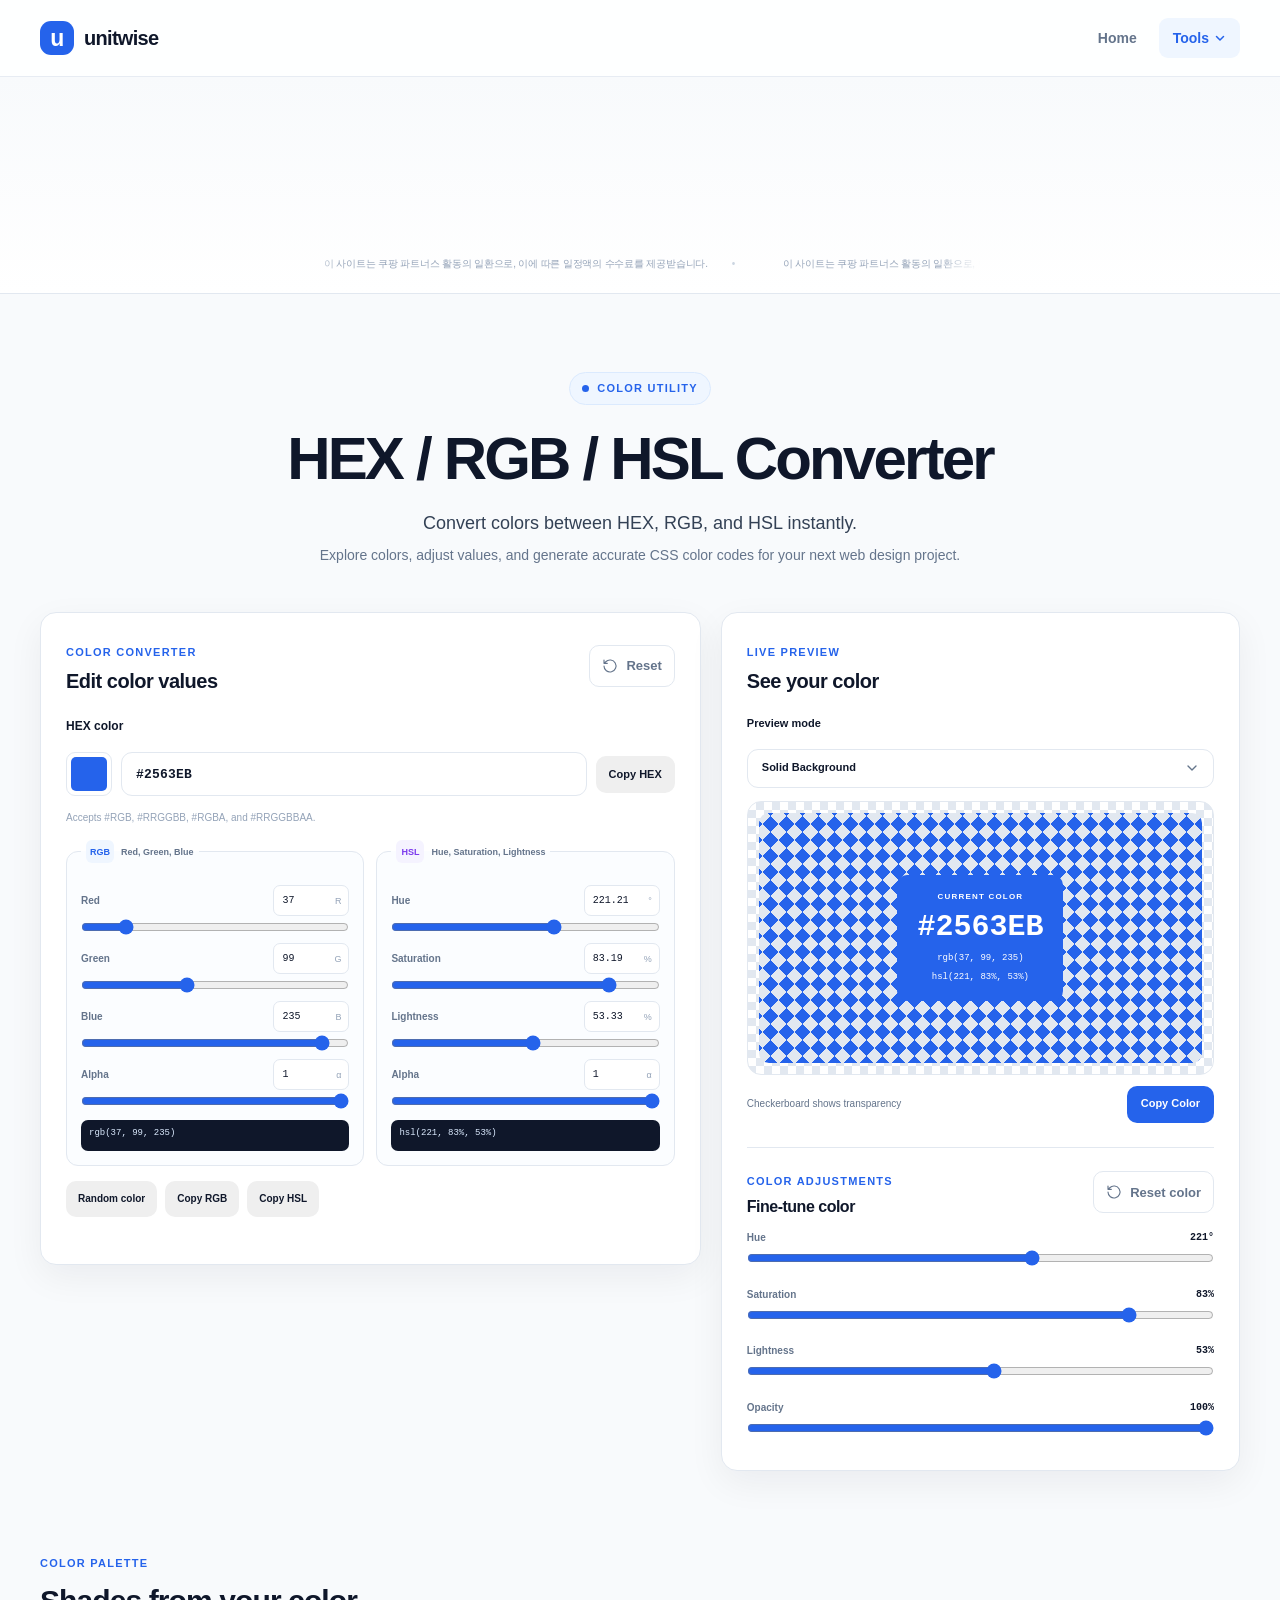
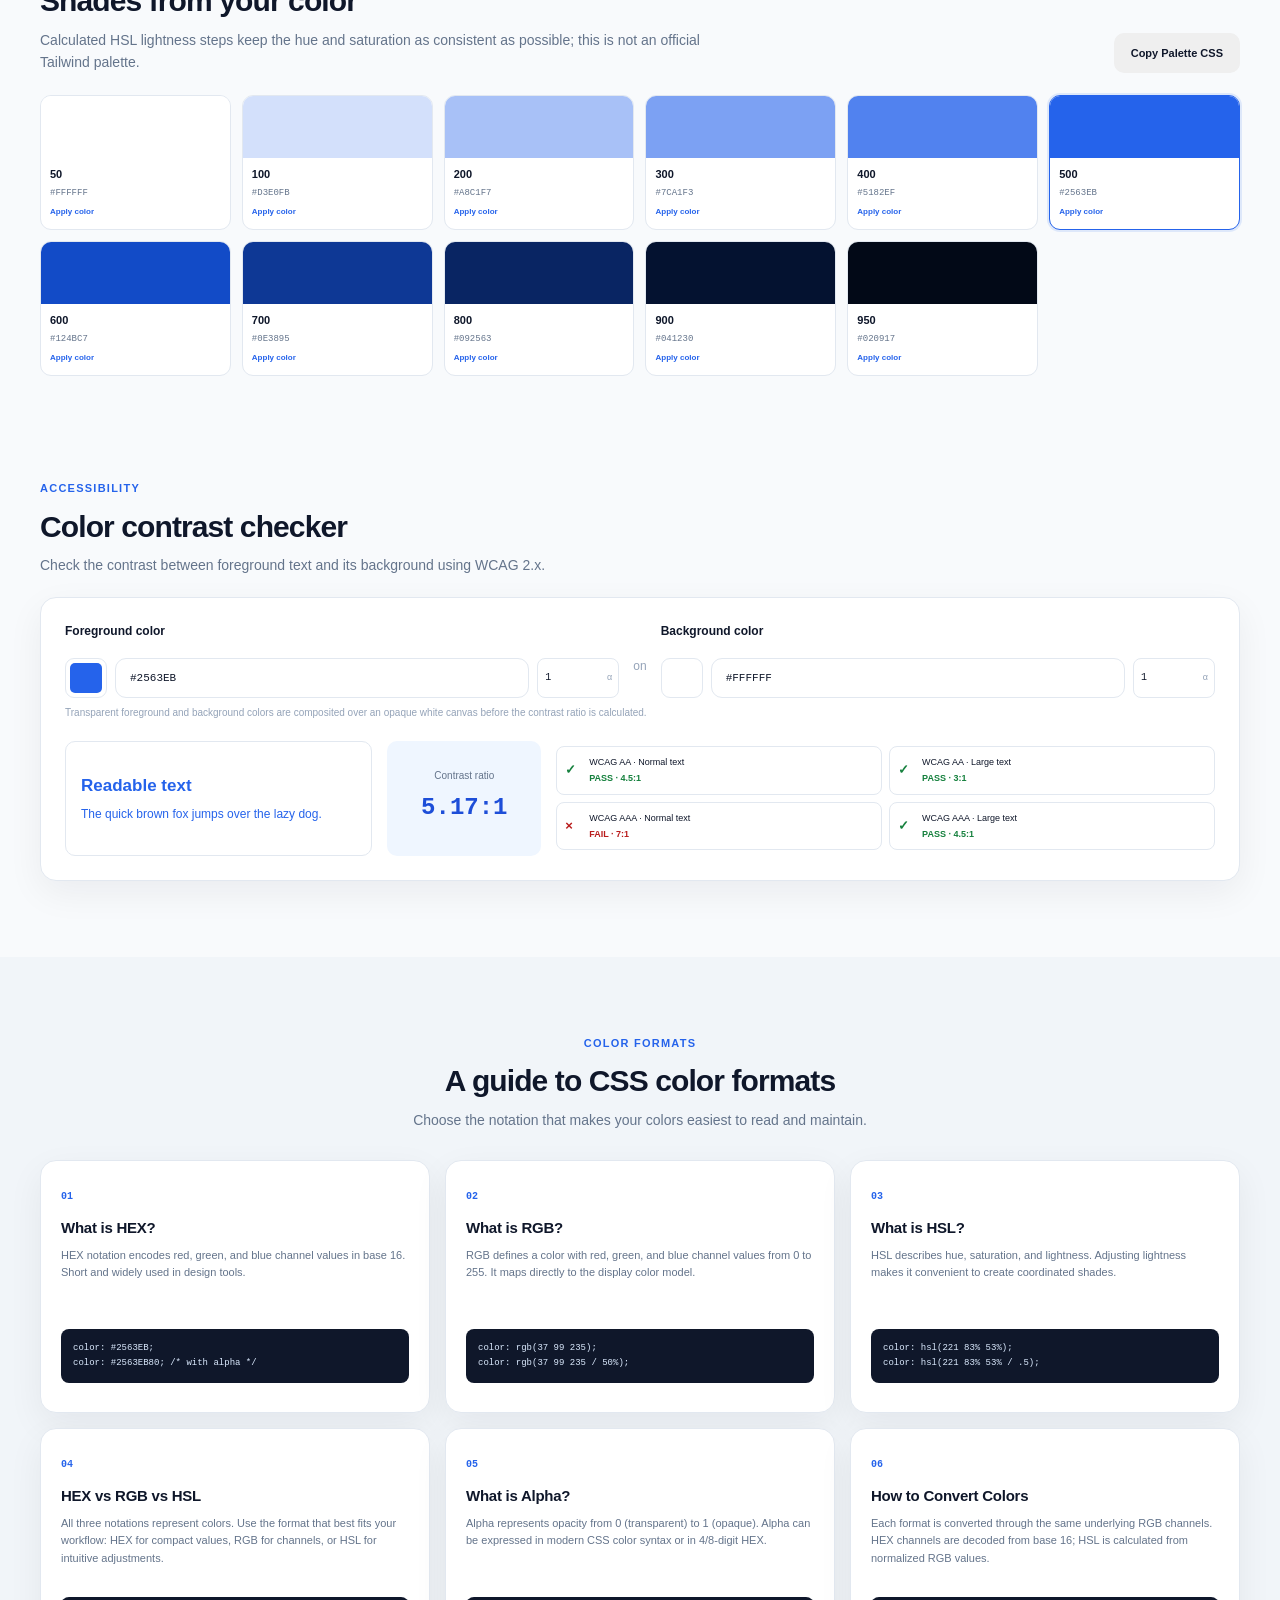
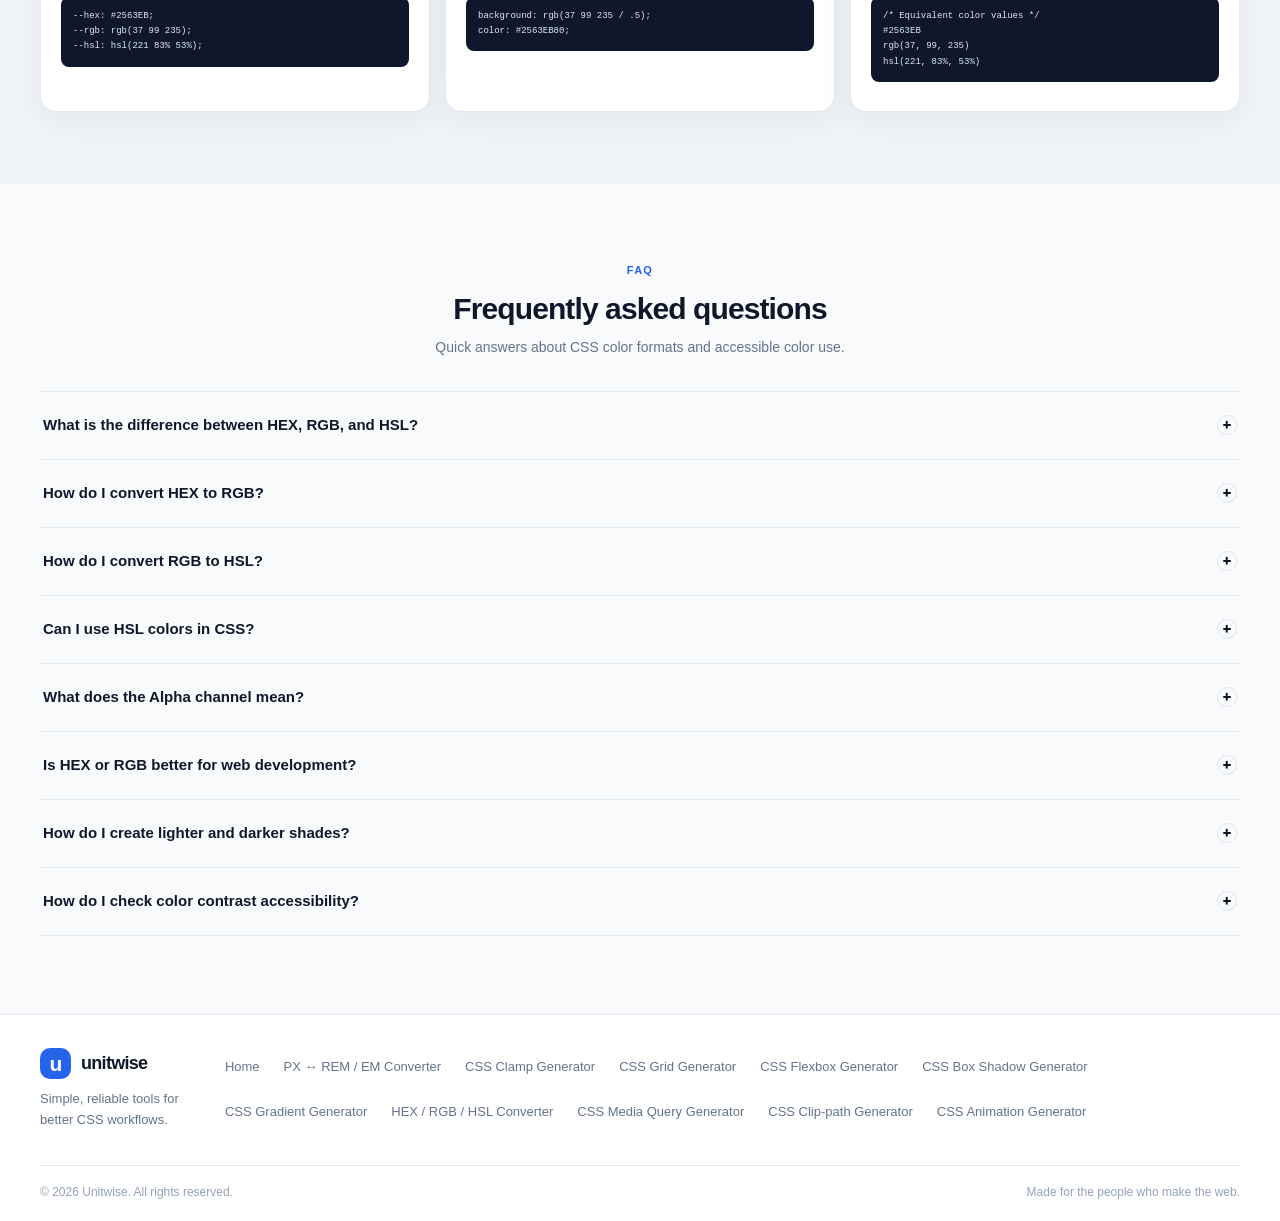
<file: color-converter.html>
<!doctype html>
<html lang="en">

<head>
  <meta charset="utf-8">
  <meta name="viewport" content="width=device-width, initial-scale=1">

  <!-- Google tag (gtag.js) -->
  <script async src="https://www.googletagmanager.com/gtag/js?id=G-XFXFJ6M28G"></script>
  <script>
    window.dataLayer = window.dataLayer || [];
    function gtag() { dataLayer.push(arguments); }
    gtag('js', new Date());

    gtag('config', 'G-XFXFJ6M28G');
  </script>

  <meta name="description"
    content="Convert colors between HEX, RGB, and HSL, explore shades, and check WCAG contrast for accessible designs.">
  <meta name="theme-color" content="#f8fafc">
  <title>HEX / RGB / HSL Converter | Unitwise</title>
  <link rel="canonical" href="https://adsite-ashen.vercel.app/color-converter.html">

  <!-- Open Graph / Facebook -->
  <meta property="og:type" content="website">
  <meta property="og:url" content="https://adsite-ashen.vercel.app/color-converter.html">
  <meta property="og:title" content="HEX / RGB / HSL Converter | Unitwise">
  <meta property="og:description"
    content="Convert colors between HEX, RGB, and HSL, explore shades, and check WCAG contrast for accessible designs.">
  <meta property="og:site_name" content="Unitwise">

  <!-- Twitter -->
  <meta name="twitter:card" content="summary_large_image">
  <meta name="twitter:url" content="https://adsite-ashen.vercel.app/color-converter.html">
  <meta name="twitter:title" content="HEX / RGB / HSL Converter | Unitwise">
  <meta name="twitter:description"
    content="Convert colors between HEX, RGB, and HSL, explore shades, and check WCAG contrast for accessible designs.">

  <link rel="stylesheet" href="assets/css/normalize.css">
  <link rel="stylesheet" href="assets/css/reset.css">
  <link rel="stylesheet" href="assets/css/commons.css?v=3">
  <link rel="stylesheet" href="assets/css/color-converter.css">
  <link rel="stylesheet" href="assets/css/responsive.css">
  <script src="https://code.jquery.com/jquery-3.7.1.min.js"
    integrity="sha256-/JqT3SQfawRcv/BIHPThkBvs0OEvtFFmqPF/lYI/Cxo=" crossorigin="anonymous"></script>
  <script src="assets/js/common.js?v=3"></script>
  <script src="assets/js/color-converter.js"></script>

  <meta name="google-site-verification" content="XZpFfX3nSkuJwJqcZBJIZyjZYTVvXYMlZHfaFTL9WIM" />
  <meta name="naver-site-verification" content="78222065720b46b00c994ca2ac2a4b5945cfe280" />
</head>

<body data-page="color-converter">
  <a class="skip-link" href="#main-content">Skip to content</a>
  <div id="header"></div>
  <div id="banner"></div>

  <main id="main-content">
    <section class="hero container" aria-labelledby="hero-title">
      <span class="eyebrow"><span class="eyebrow__dot" aria-hidden="true"></span>COLOR UTILITY</span>
      <h1 id="hero-title">HEX / RGB / HSL Converter</h1>
      <p class="hero__lead">Convert colors between HEX, RGB, and HSL instantly.</p>
      <p class="hero__description">Explore colors, adjust values, and generate accurate CSS color codes for your next
        web design project.</p>
    </section>

    <section class="color-workspace container" aria-label="Color converter and live preview">
      <section class="color-editor card" aria-labelledby="color-editor-title">
        <div class="color-panel-heading">
          <div><span class="eyebrow">COLOR CONVERTER</span>
            <h2 id="color-editor-title">Edit color values</h2>
          </div><button class="button--reset color-reset-top" type="button" data-color-action="reset"><svg
              viewBox="0 0 24 24" aria-hidden="true">
              <path d="M3 12a9 9 0 1 0 2.64-6.36L3 8m0-5v5h5" />
            </svg>Reset</button>
        </div>
        <div class="color-hex-field field-group">
          <label for="color-hex">HEX color</label>
          <div class="color-hex-row">
            <input id="color-hex-picker" type="color" value="#2563eb" aria-label="Choose a color">
            <input class="color-hex-text" id="color-hex" type="text" value="#2563EB" maxlength="9" spellcheck="false"
              autocomplete="off" aria-describedby="color-error" aria-invalid="false">
            <button class="button button--secondary color-copy-hex" type="button" data-copy="hex">Copy HEX</button>
          </div>
          <p class="color-error" id="color-error" role="alert" aria-live="polite"></p>
          <p class="color-field-hint">Accepts #RGB, #RRGGBB, #RGBA, and #RRGGBBAA.</p>
        </div>

        <div class="color-format-grid" id="color-format-grid">
          <fieldset class="color-format-card">
            <legend><span class="color-format-mark color-format-mark--rgb">RGB</span><span>Red, Green, Blue</span>
            </legend>
            <div class="color-channel"><label for="rgb-r">Red</label>
              <div class="color-number-wrap"><input id="rgb-r" type="number" min="0" max="255" step="1"
                  value="37"><span>R</span></div><input class="color-range" id="rgb-r-range" type="range" min="0"
                max="255" value="37" aria-label="Red channel slider">
            </div>
            <div class="color-channel"><label for="rgb-g">Green</label>
              <div class="color-number-wrap"><input id="rgb-g" type="number" min="0" max="255" step="1"
                  value="99"><span>G</span></div><input class="color-range" id="rgb-g-range" type="range" min="0"
                max="255" value="99" aria-label="Green channel slider">
            </div>
            <div class="color-channel"><label for="rgb-b">Blue</label>
              <div class="color-number-wrap"><input id="rgb-b" type="number" min="0" max="255" step="1"
                  value="235"><span>B</span></div><input class="color-range" id="rgb-b-range" type="range" min="0"
                max="255" value="235" aria-label="Blue channel slider">
            </div>
            <div class="color-channel"><label for="rgb-a">Alpha</label>
              <div class="color-number-wrap"><input id="rgb-a" type="number" min="0" max="1" step="0.01"
                  value="1"><span>α</span></div><input class="color-range" id="rgb-a-range" type="range" min="0" max="1"
                step="0.01" value="1" aria-label="RGB alpha slider">
            </div>
            <output class="color-format-output" id="rgb-output" aria-live="polite">rgb(37, 99, 235)</output>
          </fieldset>
          <fieldset class="color-format-card">
            <legend><span class="color-format-mark color-format-mark--hsl">HSL</span><span>Hue, Saturation,
                Lightness</span></legend>
            <div class="color-channel"><label for="hsl-h">Hue</label>
              <div class="color-number-wrap"><input id="hsl-h" type="number" min="0" max="360" step="1"
                  value="221"><span>°</span></div><input class="color-range" id="hsl-h-range" type="range" min="0"
                max="360" value="221" aria-label="Hue slider">
            </div>
            <div class="color-channel"><label for="hsl-s">Saturation</label>
              <div class="color-number-wrap"><input id="hsl-s" type="number" min="0" max="100" step="1"
                  value="83"><span>%</span></div><input class="color-range" id="hsl-s-range" type="range" min="0"
                max="100" value="83" aria-label="Saturation slider">
            </div>
            <div class="color-channel"><label for="hsl-l">Lightness</label>
              <div class="color-number-wrap"><input id="hsl-l" type="number" min="0" max="100" step="1"
                  value="53"><span>%</span></div><input class="color-range" id="hsl-l-range" type="range" min="0"
                max="100" value="53" aria-label="Lightness slider">
            </div>
            <div class="color-channel"><label for="hsl-a">Alpha</label>
              <div class="color-number-wrap"><input id="hsl-a" type="number" min="0" max="1" step="0.01"
                  value="1"><span>α</span></div><input class="color-range" id="hsl-a-range" type="range" min="0" max="1"
                step="0.01" value="1" aria-label="HSL alpha slider">
            </div>
            <output class="color-format-output" id="hsl-output" aria-live="polite">hsl(221, 83%, 53%)</output>
          </fieldset>
        </div>
        <p class="color-error color-channel-error" id="color-channel-error" role="alert" aria-live="polite"></p>
        <div class="color-quick-actions">
          <button class="button button--secondary" type="button" data-color-action="random">Random color</button>
          <button class="button button--secondary" type="button" data-copy="rgb">Copy RGB</button>
          <button class="button button--secondary" type="button" data-copy="hsl">Copy HSL</button>
        </div>
        <p class="color-copy-status" id="color-copy-status" role="status" aria-live="polite"></p>
      </section>

      <section class="color-preview-panel card" aria-labelledby="color-preview-title">
        <div class="color-panel-heading">
          <div><span class="eyebrow">LIVE PREVIEW</span>
            <h2 id="color-preview-title">See your color</h2>
          </div>
        </div>
        <div class="color-preview-mode field-group"><label for="color-preview-mode">Preview mode</label><select
            id="color-preview-mode">
            <option value="background">Solid Background</option>
            <option value="text">Text Color</option>
            <option value="border">Border Color</option>
          </select></div>
        <div class="color-preview-stage" id="color-preview-stage">
          <div class="color-swatch" id="color-swatch">
            <div class="color-preview-sample" id="color-preview-sample">
              <span class="color-preview-label">CURRENT COLOR</span>
              <strong id="preview-hex">#2563EB</strong>
              <span id="preview-rgb">rgb(37, 99, 235)</span>
              <span id="preview-hsl">hsl(221, 83%, 53%)</span>
            </div>
          </div>
        </div>
        <div class="color-preview-footer"><span class="color-transparency-note">Checkerboard shows
            transparency</span><button class="button button--copy" type="button" data-copy="css">Copy Color</button>
        </div>
        <div class="color-adjustments">
          <div class="color-adjustments-heading">
            <div><span class="eyebrow">COLOR ADJUSTMENTS</span>
              <h3>Fine-tune color</h3>
            </div><button class="button--reset color-adjustment-reset" type="button" data-color-action="reset"><svg
                viewBox="0 0 24 24" aria-hidden="true">
                <path d="M3 12a9 9 0 1 0 2.64-6.36L3 8m0-5v5h5" />
              </svg>Reset color</button>
          </div>
          <div class="adjustment-row"><label for="adjust-hue">Hue <output
                id="adjust-hue-value">221°</output></label><input class="color-range" id="adjust-hue" type="range"
              min="0" max="360" value="221"></div>
          <div class="adjustment-row"><label for="adjust-saturation">Saturation <output
                id="adjust-saturation-value">83%</output></label><input class="color-range" id="adjust-saturation"
              type="range" min="0" max="100" value="83"></div>
          <div class="adjustment-row"><label for="adjust-lightness">Lightness <output
                id="adjust-lightness-value">53%</output></label><input class="color-range" id="adjust-lightness"
              type="range" min="0" max="100" value="53"></div>
          <div class="adjustment-row"><label for="adjust-alpha">Opacity <output
                id="adjust-alpha-value">100%</output></label><input class="color-range" id="adjust-alpha" type="range"
              min="0" max="100" value="100"></div>
        </div>
      </section>
    </section>

    <section class="color-palette-section container" aria-labelledby="color-palette-title">
      <div class="section-heading color-section-heading">
        <div><span class="eyebrow">COLOR PALETTE</span>
          <h2 id="color-palette-title">Shades from your color</h2>
          <p>Calculated HSL lightness steps keep the hue and saturation as consistent as possible; this is not an
            official Tailwind palette.</p>
        </div><button class="button button--secondary" id="copy-palette-css" type="button">Copy Palette CSS</button>
      </div>
      <div class="color-palette-grid" id="color-palette-grid" aria-label="Generated color shades"></div>
      <p class="color-copy-status" id="palette-copy-status" role="status" aria-live="polite"></p>
    </section>

    <section class="contrast-section container" aria-labelledby="contrast-title">
      <div class="section-heading">
        <div><span class="eyebrow">ACCESSIBILITY</span>
          <h2 id="contrast-title">Color contrast checker</h2>
          <p>Check the contrast between foreground text and its background using WCAG 2.x.</p>
        </div>
      </div>
      <div class="contrast-card card">
        <div class="contrast-controls">
          <div class="contrast-color-field field-group"><label for="contrast-foreground-hex">Foreground color</label>
            <div class="contrast-color-inputs"><input type="color" id="contrast-foreground-picker" value="#2563eb"
                aria-label="Foreground color picker"><input type="text" id="contrast-foreground-hex" value="#2563EB"
                maxlength="9" aria-describedby="contrast-foreground-error"><span class="contrast-alpha-label"><input
                  type="number" id="contrast-foreground-alpha" min="0" max="1" step="0.01" value="1"
                  aria-label="Foreground alpha" aria-describedby="contrast-foreground-error"><span>α</span></span></div>
            <p class="color-error" id="contrast-foreground-error" role="alert" aria-live="polite"></p>
          </div>
          <span class="contrast-versus" aria-hidden="true">on</span>
          <div class="contrast-color-field field-group"><label for="contrast-background-hex">Background color</label>
            <div class="contrast-color-inputs"><input type="color" id="contrast-background-picker" value="#ffffff"
                aria-label="Background color picker"><input type="text" id="contrast-background-hex" value="#FFFFFF"
                maxlength="9" aria-describedby="contrast-background-error"><span class="contrast-alpha-label"><input
                  type="number" id="contrast-background-alpha" min="0" max="1" step="0.01" value="1"
                  aria-label="Background alpha" aria-describedby="contrast-background-error"><span>α</span></span></div>
            <p class="color-error" id="contrast-background-error" role="alert" aria-live="polite"></p>
          </div>
        </div>
        <p class="contrast-canvas-note">Transparent foreground and background colors are composited over an opaque white
          canvas before the contrast ratio is calculated.</p>
        <div class="contrast-result">
          <div class="contrast-sample" id="contrast-sample"><strong>Readable text</strong><span>The quick brown fox
              jumps over the lazy dog.</span></div>
          <div class="contrast-score"><span>Contrast ratio</span><strong id="contrast-ratio">—</strong></div>
          <ul class="contrast-checks" id="contrast-checks" aria-live="polite"></ul>
        </div>
      </div>
    </section>

    <section class="color-guide-section" aria-labelledby="color-guide-title">
      <div class="container">
        <div class="section-heading section-heading--center"><span class="eyebrow">COLOR FORMATS</span>
          <h2 id="color-guide-title">A guide to CSS color formats</h2>
          <p>Choose the notation that makes your colors easiest to read and maintain.</p>
        </div>
        <div class="color-guide-grid">
          <article class="color-guide-card card"><span>01</span>
            <h3>What is HEX?</h3>
            <p>HEX notation encodes red, green, and blue channel values in base 16. Short and widely used in design
              tools.</p>
            <pre><code>color: #2563EB;
color: #2563EB80; /* with alpha */</code></pre>
          </article>
          <article class="color-guide-card card"><span>02</span>
            <h3>What is RGB?</h3>
            <p>RGB defines a color with red, green, and blue channel values from 0 to 255. It maps directly to the
              display color model.</p>
            <pre><code>color: rgb(37 99 235);
color: rgb(37 99 235 / 50%);</code></pre>
          </article>
          <article class="color-guide-card card"><span>03</span>
            <h3>What is HSL?</h3>
            <p>HSL describes hue, saturation, and lightness. Adjusting lightness makes it convenient to create
              coordinated shades.</p>
            <pre><code>color: hsl(221 83% 53%);
color: hsl(221 83% 53% / .5);</code></pre>
          </article>
          <article class="color-guide-card card"><span>04</span>
            <h3>HEX vs RGB vs HSL</h3>
            <p>All three notations represent colors. Use the format that best fits your workflow: HEX for compact
              values, RGB for channels, or HSL for intuitive adjustments.</p>
            <pre><code>--hex: #2563EB;
--rgb: rgb(37 99 235);
--hsl: hsl(221 83% 53%);</code></pre>
          </article>
          <article class="color-guide-card card"><span>05</span>
            <h3>What is Alpha?</h3>
            <p>Alpha represents opacity from 0 (transparent) to 1 (opaque). Alpha can be expressed in modern CSS color
              syntax or in 4/8-digit HEX.</p>
            <pre><code>background: rgb(37 99 235 / .5);
color: #2563EB80;</code></pre>
          </article>
          <article class="color-guide-card card"><span>06</span>
            <h3>How to Convert Colors</h3>
            <p>Each format is converted through the same underlying RGB channels. HEX channels are decoded from base 16;
              HSL is calculated from normalized RGB values.</p>
            <pre><code>/* Equivalent color values */
#2563EB
rgb(37, 99, 235)
hsl(221, 83%, 53%)</code></pre>
          </article>
        </div>
      </div>
    </section>

    <section class="faq-section color-faq container" aria-labelledby="color-faq-title">
      <div class="section-heading section-heading--center"><span class="eyebrow">FAQ</span>
        <h2 id="color-faq-title">Frequently asked questions</h2>
        <p>Quick answers about CSS color formats and accessible color use.</p>
      </div>
      <div class="faq-list">
        <article class="faq-item">
          <h3><button class="faq-question" id="color-faq-q1" type="button" aria-expanded="false"
              aria-controls="color-faq-a1"><span>What is the difference between HEX, RGB, and HSL?</span><span
                class="faq-icon" aria-hidden="true"></span></button></h3>
          <div class="faq-answer" id="color-faq-a1" role="region" aria-labelledby="color-faq-q1" hidden>
            <p>They are different notations for describing colors. HEX uses hexadecimal channel values, RGB uses
              red/green/blue channels, and HSL uses hue, saturation, and lightness.</p>
          </div>
        </article>
        <article class="faq-item">
          <h3><button class="faq-question" id="color-faq-q2" type="button" aria-expanded="false"
              aria-controls="color-faq-a2"><span>How do I convert HEX to RGB?</span><span class="faq-icon"
                aria-hidden="true"></span></button></h3>
          <div class="faq-answer" id="color-faq-a2" role="region" aria-labelledby="color-faq-q2" hidden>
            <p>Split the six-digit HEX value into three pairs and parse each pair as a base-16 number. For example,
              #2563EB becomes rgb(37, 99, 235).</p>
          </div>
        </article>
        <article class="faq-item">
          <h3><button class="faq-question" id="color-faq-q3" type="button" aria-expanded="false"
              aria-controls="color-faq-a3"><span>How do I convert RGB to HSL?</span><span class="faq-icon"
                aria-hidden="true"></span></button></h3>
          <div class="faq-answer" id="color-faq-a3" role="region" aria-labelledby="color-faq-q3" hidden>
            <p>Normalize RGB channels to 0–1, calculate lightness from the maximum and minimum channels, then derive hue
              and saturation from their difference.</p>
          </div>
        </article>
        <article class="faq-item">
          <h3><button class="faq-question" id="color-faq-q4" type="button" aria-expanded="false"
              aria-controls="color-faq-a4"><span>Can I use HSL colors in CSS?</span><span class="faq-icon"
                aria-hidden="true"></span></button></h3>
          <div class="faq-answer" id="color-faq-a4" role="region" aria-labelledby="color-faq-q4" hidden>
            <p>Yes. Modern browsers support hsl() and hsla() CSS color functions, including alpha transparency.</p>
          </div>
        </article>
        <article class="faq-item">
          <h3><button class="faq-question" id="color-faq-q5" type="button" aria-expanded="false"
              aria-controls="color-faq-a5"><span>What does the Alpha channel mean?</span><span class="faq-icon"
                aria-hidden="true"></span></button></h3>
          <div class="faq-answer" id="color-faq-a5" role="region" aria-labelledby="color-faq-q5" hidden>
            <p>Alpha is opacity: 0 is fully transparent and 1 is fully opaque. Eight-digit HEX stores alpha in its final
              two digits.</p>
          </div>
        </article>
        <article class="faq-item">
          <h3><button class="faq-question" id="color-faq-q6" type="button" aria-expanded="false"
              aria-controls="color-faq-a6"><span>Is HEX or RGB better for web development?</span><span class="faq-icon"
                aria-hidden="true"></span></button></h3>
          <div class="faq-answer" id="color-faq-a6" role="region" aria-labelledby="color-faq-q6" hidden>
            <p>Neither is universally better. Both represent the same colors; choose the notation that best suits your
              project and team conventions.</p>
          </div>
        </article>
        <article class="faq-item">
          <h3><button class="faq-question" id="color-faq-q7" type="button" aria-expanded="false"
              aria-controls="color-faq-a7"><span>How do I create lighter and darker shades?</span><span class="faq-icon"
                aria-hidden="true"></span></button></h3>
          <div class="faq-answer" id="color-faq-a7" role="region" aria-labelledby="color-faq-q7" hidden>
            <p>Adjust the HSL lightness while keeping hue and saturation similar. The palette tool creates convenient
              steps from the selected color, but the results are not an official design-system palette.</p>
          </div>
        </article>
        <article class="faq-item">
          <h3><button class="faq-question" id="color-faq-q8" type="button" aria-expanded="false"
              aria-controls="color-faq-a8"><span>How do I check color contrast accessibility?</span><span
                class="faq-icon" aria-hidden="true"></span></button></h3>
          <div class="faq-answer" id="color-faq-a8" role="region" aria-labelledby="color-faq-q8" hidden>
            <p>Compare the relative luminance of foreground and background colors. WCAG contrast thresholds depend on
              text size; use the contrast checker as one part of an accessibility review.</p>
          </div>
        </article>
      </div>
    </section>
  </main>
  <div id="footer"></div>

  <script type="text/javascript" src="//wcs.pstatic.net/wcslog.js"></script>
  <script type="text/javascript">
    if (!wcs_add) var wcs_add = {};
    wcs_add["wa"] = "2c5a9543d86cdc";
    if (window.wcs) {
      wcs_do();
    }
  </script>
</body>

</html>
</file>
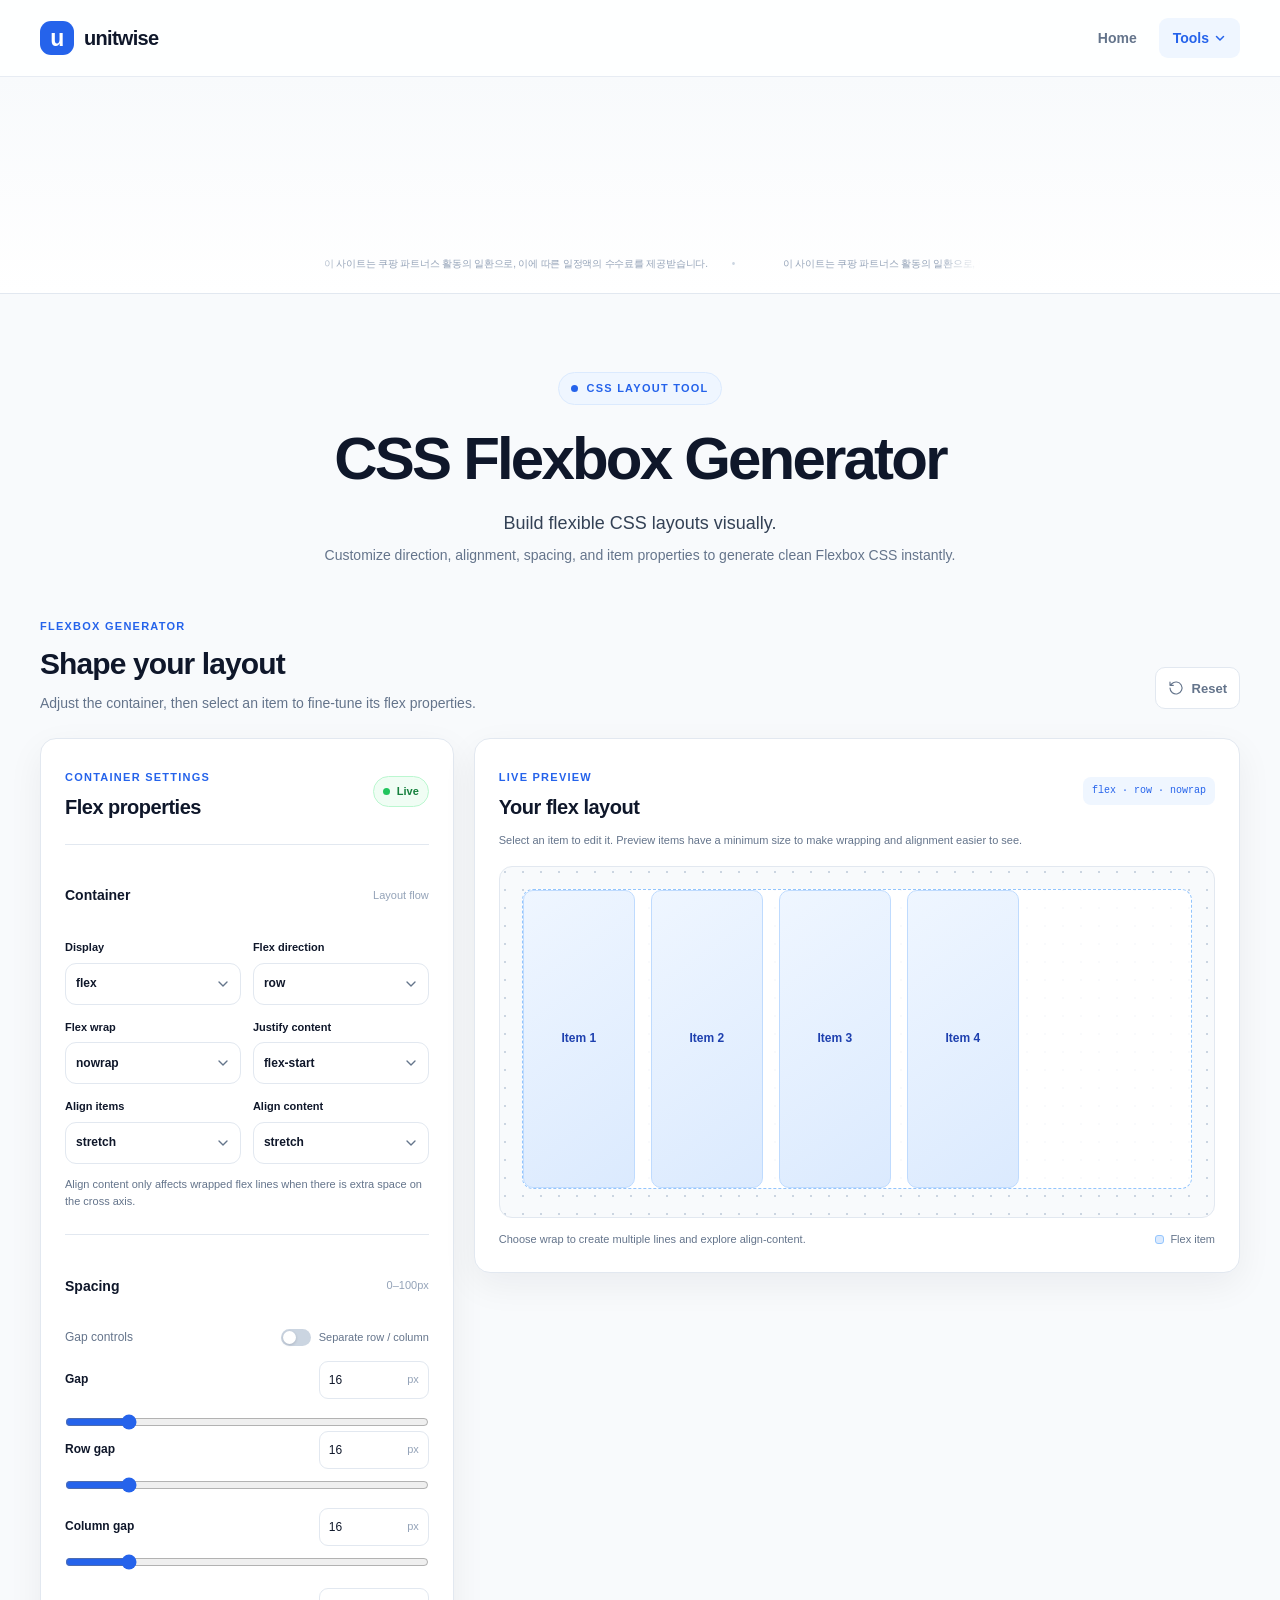
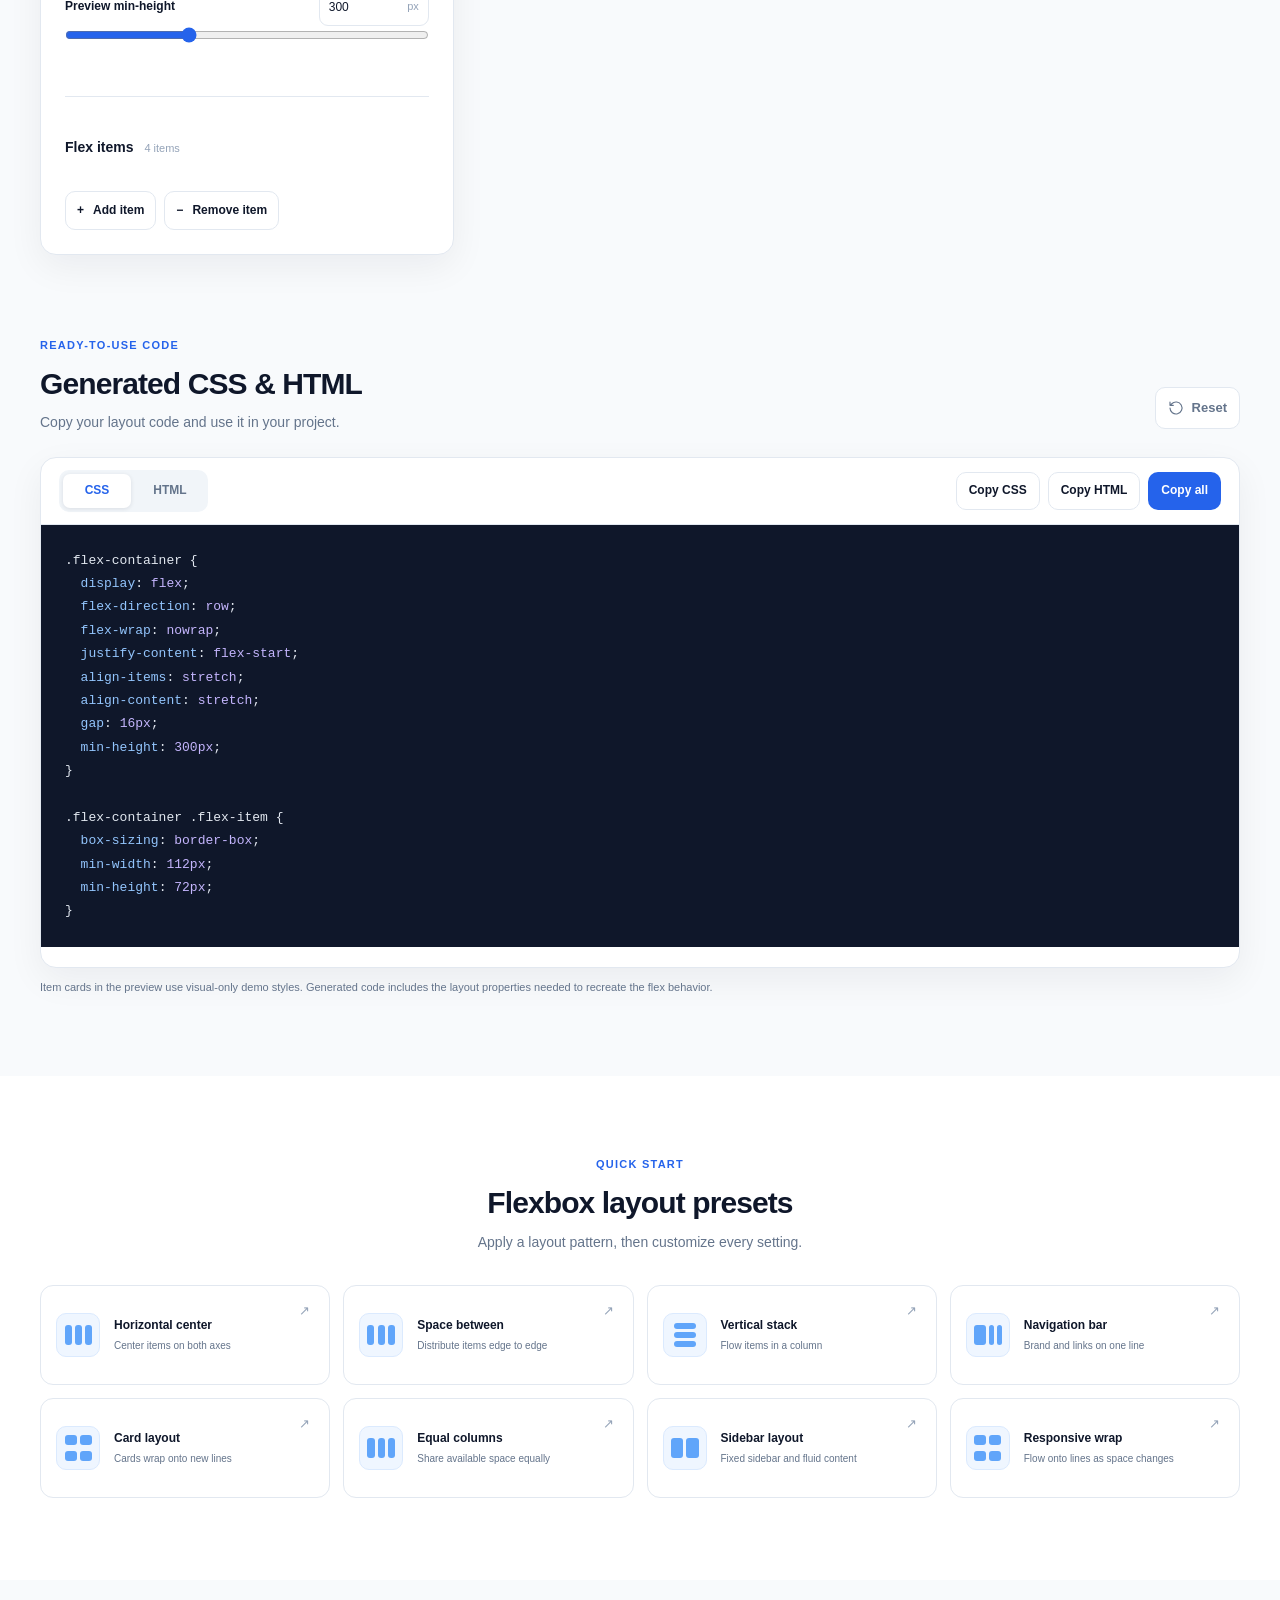
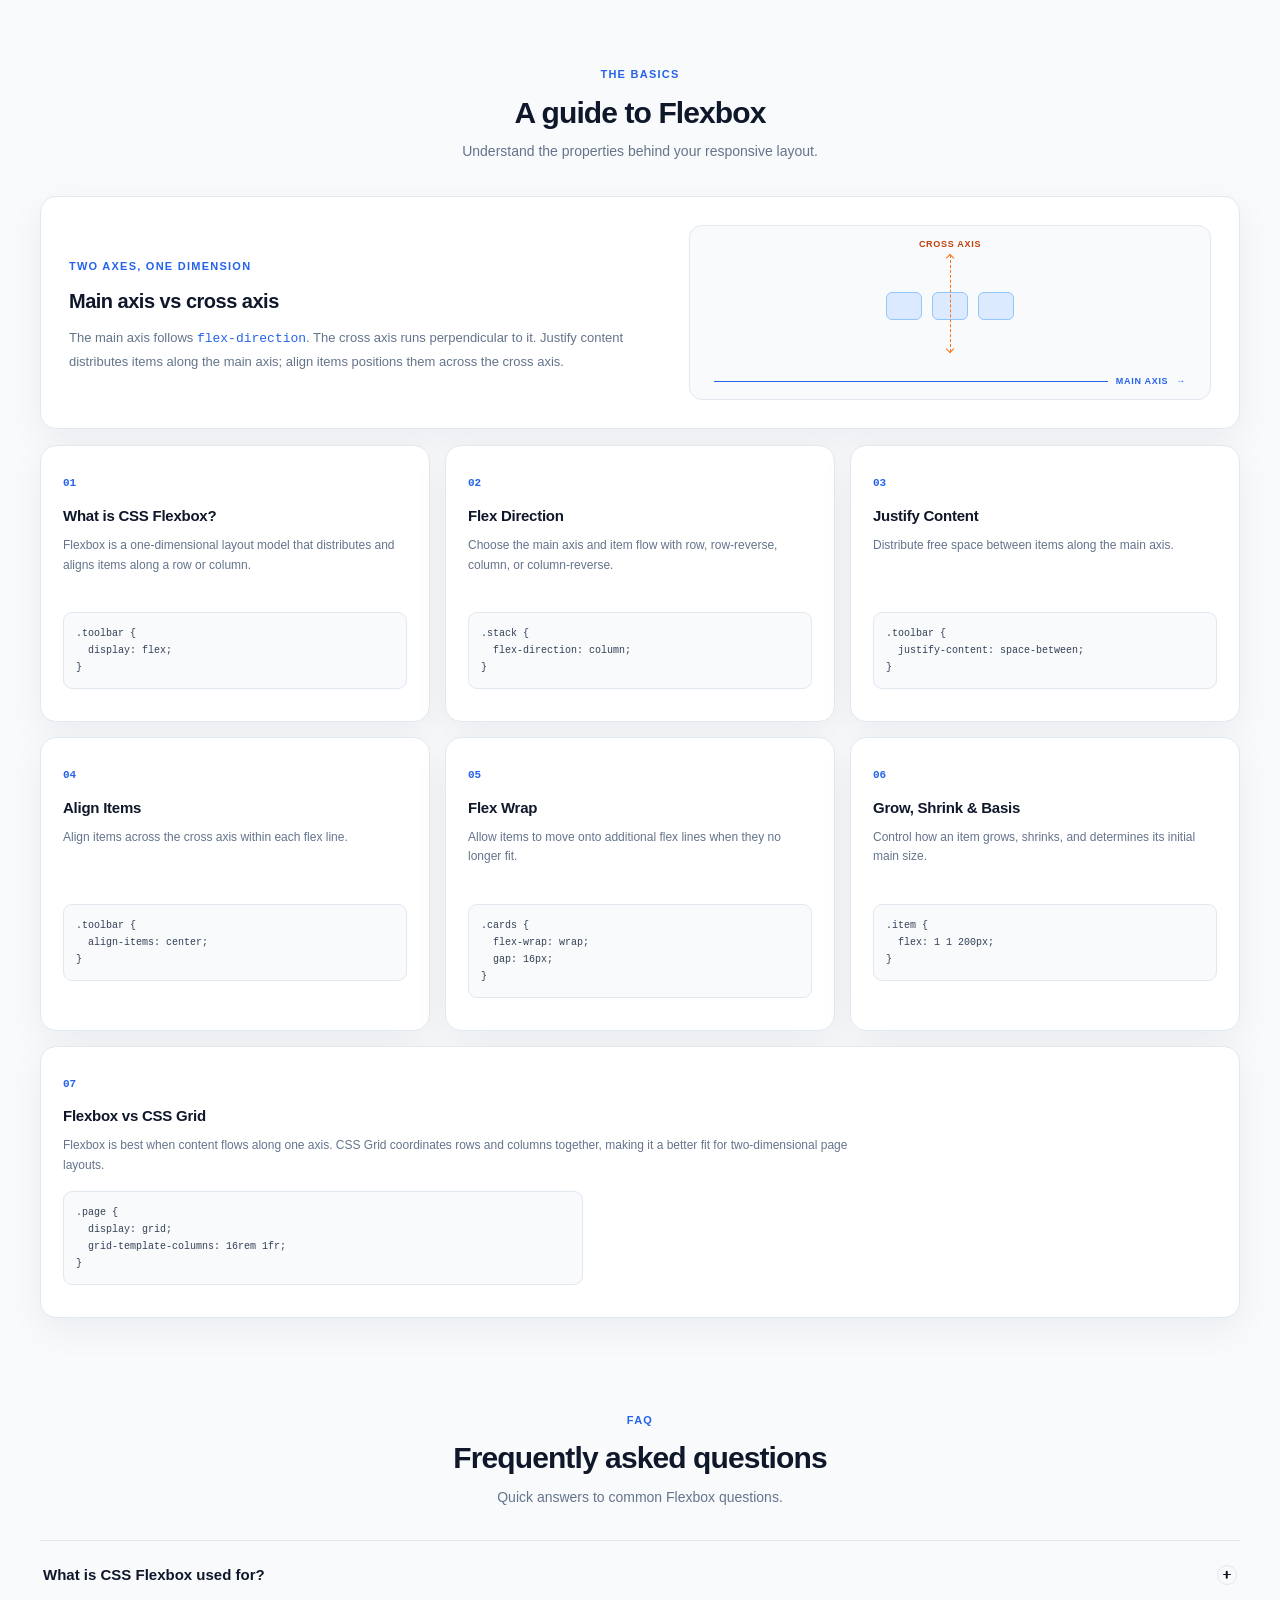
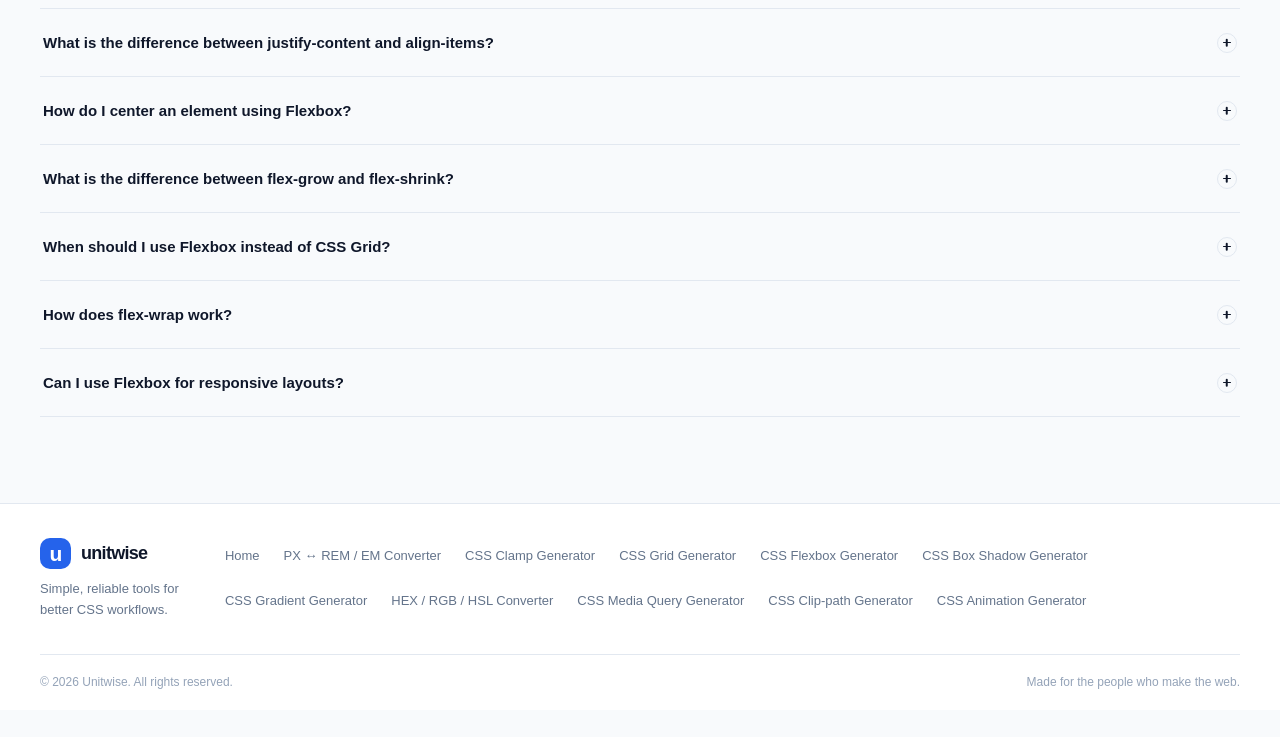
<file: flexbox.html>
<!doctype html>
<html lang="en">

<head>
  <meta charset="utf-8">
  <meta name="viewport" content="width=device-width, initial-scale=1">

  <!-- Google tag (gtag.js) -->
  <script async src="https://www.googletagmanager.com/gtag/js?id=G-XFXFJ6M28G"></script>
  <script>
    window.dataLayer = window.dataLayer || [];
    function gtag() { dataLayer.push(arguments); }
    gtag('js', new Date());

    gtag('config', 'G-XFXFJ6M28G');
  </script>

  <meta name="description"
    content="Build and preview CSS Flexbox layouts visually, then copy the generated CSS and HTML for your project.">
  <meta name="theme-color" content="#f8fafc">
  <title>CSS Flexbox Generator | Unitwise</title>
  <link rel="canonical" href="https://adsite-ashen.vercel.app/flexbox.html">

  <!-- Open Graph / Facebook -->
  <meta property="og:type" content="website">
  <meta property="og:url" content="https://adsite-ashen.vercel.app/flexbox.html">
  <meta property="og:title" content="CSS Flexbox Generator | Unitwise">
  <meta property="og:description"
    content="Build and preview CSS Flexbox layouts visually, then copy the generated CSS and HTML for your project.">
  <meta property="og:site_name" content="Unitwise">

  <!-- Twitter -->
  <meta name="twitter:card" content="summary_large_image">
  <meta name="twitter:url" content="https://adsite-ashen.vercel.app/flexbox.html">
  <meta name="twitter:title" content="CSS Flexbox Generator | Unitwise">
  <meta name="twitter:description"
    content="Build and preview CSS Flexbox layouts visually, then copy the generated CSS and HTML for your project.">

  <link rel="stylesheet" href="assets/css/normalize.css">
  <link rel="stylesheet" href="assets/css/reset.css">
  <link rel="stylesheet" href="assets/css/commons.css?v=3">
  <link rel="stylesheet" href="assets/css/flexbox.css">
  <link rel="stylesheet" href="assets/css/responsive.css">
  <script src="https://code.jquery.com/jquery-3.7.1.min.js"
    integrity="sha256-/JqT3SQfawRcv/BIHPThkBvs0OEvtFFmqPF/lYI/Cxo=" crossorigin="anonymous"></script>
  <script src="assets/js/common.js?v=3"></script>
  <script src="assets/js/flexbox.js"></script>

  <meta name="google-site-verification" content="XZpFfX3nSkuJwJqcZBJIZyjZYTVvXYMlZHfaFTL9WIM" />
  <meta name="naver-site-verification" content="78222065720b46b00c994ca2ac2a4b5945cfe280" />
</head>

<body data-page="flexbox">
  <a class="skip-link" href="#main-content">Skip to content</a>
  <div id="header"></div>
  <div id="banner"></div>

  <main id="main-content">
    <section class="hero container" id="top" aria-labelledby="hero-title">
      <span class="eyebrow"><span class="eyebrow__dot" aria-hidden="true"></span>CSS LAYOUT TOOL</span>
      <h1 id="hero-title">CSS Flexbox Generator</h1>
      <p class="hero__lead">Build flexible CSS layouts visually.</p>
      <p class="hero__description">Customize direction, alignment, spacing, and item properties to generate clean
        Flexbox CSS instantly.</p>
    </section>

    <section class="flexbox-generator container" aria-labelledby="generator-title">
      <div class="section-heading flexbox-section-heading">
        <div>
          <span class="eyebrow">FLEXBOX GENERATOR</span>
          <h2 id="generator-title">Shape your layout</h2>
          <p>Adjust the container, then select an item to fine-tune its flex properties.</p>
        </div>
        <button class="button--reset text-button flexbox-reset-button" id="reset-flexbox" type="button">
          <svg viewBox="0 0 24 24" aria-hidden="true">
            <path d="M3 12a9 9 0 1 0 2.64-6.36L3 8m0-5v5h5" />
          </svg>
          Reset
        </button>
      </div>

      <div class="flexbox-workspace">
        <section class="flexbox-settings card" aria-labelledby="settings-title">
          <div class="flexbox-panel-heading">
            <div><span class="eyebrow">CONTAINER SETTINGS</span>
              <h3 id="settings-title">Flex properties</h3>
            </div>
            <span class="flexbox-live-badge"><span aria-hidden="true"></span> Live</span>
          </div>

          <div class="flexbox-setting-group">
            <div class="flexbox-group-heading">
              <h4>Container</h4><span>Layout flow</span>
            </div>
            <div class="flexbox-select-grid">
              <div class="field-group"><label for="flex-display">Display</label><select id="flex-display">
                  <option value="flex" selected>flex</option>
                  <option value="inline-flex">inline-flex</option>
                </select></div>
              <div class="field-group"><label for="flex-direction">Flex direction</label><select id="flex-direction">
                  <option value="row" selected>row</option>
                  <option value="row-reverse">row-reverse</option>
                  <option value="column">column</option>
                  <option value="column-reverse">column-reverse</option>
                </select></div>
              <div class="field-group"><label for="flex-wrap">Flex wrap</label><select id="flex-wrap">
                  <option value="nowrap" selected>nowrap</option>
                  <option value="wrap">wrap</option>
                  <option value="wrap-reverse">wrap-reverse</option>
                </select></div>
              <div class="field-group"><label for="flex-justify-content">Justify content</label><select
                  id="flex-justify-content">
                  <option value="flex-start" selected>flex-start</option>
                  <option value="flex-end">flex-end</option>
                  <option value="center">center</option>
                  <option value="space-between">space-between</option>
                  <option value="space-around">space-around</option>
                  <option value="space-evenly">space-evenly</option>
                </select></div>
              <div class="field-group"><label for="flex-align-items">Align items</label><select id="flex-align-items">
                  <option value="stretch" selected>stretch</option>
                  <option value="flex-start">flex-start</option>
                  <option value="flex-end">flex-end</option>
                  <option value="center">center</option>
                  <option value="baseline">baseline</option>
                </select></div>
              <div class="field-group"><label for="flex-align-content">Align content</label><select
                  id="flex-align-content">
                  <option value="stretch" selected>stretch</option>
                  <option value="flex-start">flex-start</option>
                  <option value="flex-end">flex-end</option>
                  <option value="center">center</option>
                  <option value="space-between">space-between</option>
                  <option value="space-around">space-around</option>
                  <option value="space-evenly">space-evenly</option>
                </select></div>
            </div>
            <p class="flexbox-setting-hint">Align content only affects wrapped flex lines when there is extra space on
              the cross axis.</p>
          </div>

          <div class="flexbox-setting-group">
            <div class="flexbox-group-heading">
              <h4>Spacing</h4><span>0–100px</span>
            </div>
            <div class="flexbox-gap-mode">
              <span>Gap controls</span>
              <label class="toggle-control" for="separate-gaps"><input id="separate-gaps" type="checkbox"><span
                  class="toggle-control__track" aria-hidden="true"></span><span>Separate row / column</span></label>
            </div>
            <div class="flexbox-gap-controls" id="shared-gap-controls">
              <div class="flexbox-number-control"><label for="flex-gap">Gap</label>
                <div class="flexbox-number-input"><input id="flex-gap" type="number" min="0" max="100" step="1"
                    value="16"><span>px</span></div>
              </div>
              <input class="flexbox-range" id="flex-gap-range" type="range" min="0" max="100" step="1" value="16"
                aria-label="Gap slider">
            </div>
            <div class="flexbox-gap-controls" id="separate-gap-controls" hidden>
              <div class="flexbox-gap-control">
                <div class="flexbox-number-control"><label for="flex-row-gap">Row gap</label>
                  <div class="flexbox-number-input"><input id="flex-row-gap" type="number" min="0" max="100" step="1"
                      value="16"><span>px</span></div>
                </div>
                <input class="flexbox-range" id="flex-row-gap-range" type="range" min="0" max="100" step="1" value="16"
                  aria-label="Row gap slider">
              </div>
              <div class="flexbox-gap-control">
                <div class="flexbox-number-control"><label for="flex-column-gap">Column gap</label>
                  <div class="flexbox-number-input"><input id="flex-column-gap" type="number" min="0" max="100" step="1"
                      value="16"><span>px</span></div>
                </div>
                <input class="flexbox-range" id="flex-column-gap-range" type="range" min="0" max="100" step="1"
                  value="16" aria-label="Column gap slider">
              </div>
            </div>
            <div class="flexbox-number-control flexbox-height-control"><label for="flex-container-height">Preview
                min-height</label>
              <div class="flexbox-number-input"><input id="flex-container-height" type="number" min="150" max="600"
                  step="10" value="300"><span>px</span></div>
            </div>
            <input class="flexbox-range" id="flex-container-height-range" type="range" min="150" max="600" step="10"
              value="300" aria-label="Preview min-height slider">
            <p class="flexbox-setting-error" id="flexbox-setting-error" role="alert"></p>
          </div>

          <div class="flexbox-setting-group flexbox-items-group">
            <div class="flexbox-group-heading">
              <h4>Flex items <span class="flexbox-item-count" id="flexbox-item-count">4 items</span></h4>
            </div>
            <div class="flexbox-item-actions">
              <button class="button button--secondary" id="add-flex-item" type="button"><span
                  aria-hidden="true">+</span> Add item</button>
              <button class="button button--secondary" id="remove-flex-item" type="button"><span
                  aria-hidden="true">−</span> Remove item</button>
            </div>
          </div>

          <fieldset class="flexbox-item-editor" id="flexbox-item-editor" hidden>
            <legend id="flexbox-item-editor-title">Edit item</legend>
            <p class="flexbox-item-editor__hint">Order changes visual order only. The generated HTML keeps the original
              DOM order.</p>
            <div class="flexbox-editor-grid">
              <div class="field-group"><label for="item-grow">Flex grow <span>0–10</span></label><input id="item-grow"
                  type="number" min="0" max="10" step="1" value="0"></div>
              <div class="field-group"><label for="item-shrink">Flex shrink <span>0–10</span></label><input
                  id="item-shrink" type="number" min="0" max="10" step="1" value="1"></div>
              <div class="field-group flexbox-basis-field">
                <label for="item-basis-value">Flex basis</label>
                <div class="flexbox-basis-controls"><input id="item-basis-value" type="number" min="0" max="2000"
                    step="any" value="" placeholder="auto" aria-label="Flex basis value"><select id="item-basis-unit"
                    aria-label="Flex basis unit">
                    <option value="auto" selected>auto</option>
                    <option value="px">px</option>
                    <option value="%">%</option>
                    <option value="rem">rem</option>
                  </select></div>
              </div>
              <div class="field-group"><label for="item-align-self">Align self</label><select id="item-align-self">
                  <option value="auto" selected>auto</option>
                  <option value="stretch">stretch</option>
                  <option value="flex-start">flex-start</option>
                  <option value="flex-end">flex-end</option>
                  <option value="center">center</option>
                  <option value="baseline">baseline</option>
                </select></div>
              <div class="field-group"><label for="item-order">Order <span>-10 to 10</span></label><input
                  id="item-order" type="number" min="-10" max="10" step="1" value="0"></div>
            </div>
            <p class="flexbox-item-editor__error" id="flexbox-item-editor-error" role="alert"></p>
          </fieldset>
        </section>

        <section class="flexbox-preview-panel card" aria-labelledby="preview-title">
          <div class="flexbox-panel-heading">
            <div><span class="eyebrow">LIVE PREVIEW</span>
              <h3 id="preview-title">Your flex layout</h3>
            </div>
            <span class="flexbox-preview-summary" id="flexbox-preview-summary">flex · row · nowrap</span>
          </div>
          <p class="flexbox-preview-hint">Select an item to edit it. Preview items have a minimum size to make wrapping
            and alignment easier to see.</p>
          <div class="flexbox-preview-stage" id="flexbox-preview-stage">
            <span class="flexbox-inline-context" aria-hidden="true">Inline flex context</span>
            <div class="flexbox-preview" id="flexbox-preview" aria-label="Live Flexbox layout preview"></div>
            <span class="flexbox-inline-context flexbox-inline-context--after" aria-hidden="true">Sibling content</span>
          </div>
          <div class="flexbox-preview-footer"><span id="flexbox-line-hint">Wrap items to explore cross-axis line
              alignment.</span><span class="flexbox-preview-legend"><i></i> Flex item</span></div>
        </section>
      </div>
    </section>

    <section class="flexbox-code-section container" aria-labelledby="code-section-title">
      <div class="section-heading">
        <div><span class="eyebrow">READY-TO-USE CODE</span>
          <h2 id="code-section-title">Generated CSS &amp; HTML</h2>
          <p>Copy your layout code and use it in your project.</p>
        </div>
        <button class="button--reset text-button flexbox-reset-button" id="reset-flexbox-code" type="button">
          <svg viewBox="0 0 24 24" aria-hidden="true">
            <path d="M3 12a9 9 0 1 0 2.64-6.36L3 8m0-5v5h5" />
          </svg>
          Reset
        </button>
      </div>
      <div class="flexbox-code-card card">
        <div class="flexbox-code-toolbar">
          <div class="flexbox-tabs" role="tablist" aria-label="Generated code type">
            <button class="flexbox-tab is-active" id="css-tab" type="button" role="tab" aria-selected="true"
              aria-controls="css-panel" tabindex="0">CSS</button>
            <button class="flexbox-tab" id="html-tab" type="button" role="tab" aria-selected="false"
              aria-controls="html-panel" tabindex="-1">HTML</button>
          </div>
          <div class="flexbox-copy-actions">
            <button class="button button--secondary" id="copy-flex-css" type="button">Copy CSS</button>
            <button class="button button--secondary" id="copy-flex-html" type="button">Copy HTML</button>
            <button class="button button--copy" id="copy-flex-all" type="button">Copy all</button>
          </div>
        </div>
        <div class="flexbox-code-window" id="css-panel" role="tabpanel" aria-labelledby="css-tab">
          <pre><code id="flex-css-code"></code></pre>
        </div>
        <div class="flexbox-code-window" id="html-panel" role="tabpanel" aria-labelledby="html-tab" hidden>
          <pre><code id="flex-html-code"></code></pre>
        </div>
        <p class="flexbox-copy-status" id="flexbox-copy-status" role="status" aria-live="polite"></p>
      </div>
      <p class="flexbox-code-note">Item cards in the preview use visual-only demo styles. Generated code includes the
        layout properties needed to recreate the flex behavior.</p>
    </section>

    <section class="flexbox-presets-section" aria-labelledby="presets-title">
      <div class="container">
        <div class="section-heading section-heading--center"><span class="eyebrow">QUICK START</span>
          <h2 id="presets-title">Flexbox layout presets</h2>
          <p>Apply a layout pattern, then customize every setting.</p>
        </div>
        <div class="flexbox-presets">
          <button class="flexbox-preset" type="button" data-preset="horizontal-center"><span
              class="flex-preset-icon flex-preset-icon--center"><i></i><i></i><i></i></span><span><strong>Horizontal
                center</strong><small>Center items on both axes</small></span><span class="flex-preset-arrow"
              aria-hidden="true">↗</span></button>
          <button class="flexbox-preset" type="button" data-preset="space-between"><span
              class="flex-preset-icon flex-preset-icon--between"><i></i><i></i><i></i></span><span><strong>Space
                between</strong><small>Distribute items edge to edge</small></span><span class="flex-preset-arrow"
              aria-hidden="true">↗</span></button>
          <button class="flexbox-preset" type="button" data-preset="vertical-stack"><span
              class="flex-preset-icon flex-preset-icon--stack"><i></i><i></i><i></i></span><span><strong>Vertical
                stack</strong><small>Flow items in a column</small></span><span class="flex-preset-arrow"
              aria-hidden="true">↗</span></button>
          <button class="flexbox-preset" type="button" data-preset="navigation"><span
              class="flex-preset-icon flex-preset-icon--nav"><i></i><i></i><i></i></span><span><strong>Navigation
                bar</strong><small>Brand and links on one line</small></span><span class="flex-preset-arrow"
              aria-hidden="true">↗</span></button>
          <button class="flexbox-preset" type="button" data-preset="card-layout"><span
              class="flex-preset-icon flex-preset-icon--cards"><i></i><i></i><i></i><i></i></span><span><strong>Card
                layout</strong><small>Cards wrap onto new lines</small></span><span class="flex-preset-arrow"
              aria-hidden="true">↗</span></button>
          <button class="flexbox-preset" type="button" data-preset="equal-columns"><span
              class="flex-preset-icon flex-preset-icon--equal"><i></i><i></i><i></i></span><span><strong>Equal
                columns</strong><small>Share available space equally</small></span><span class="flex-preset-arrow"
              aria-hidden="true">↗</span></button>
          <button class="flexbox-preset" type="button" data-preset="sidebar"><span
              class="flex-preset-icon flex-preset-icon--sidebar"><i></i><i></i></span><span><strong>Sidebar
                layout</strong><small>Fixed sidebar and fluid content</small></span><span class="flex-preset-arrow"
              aria-hidden="true">↗</span></button>
          <button class="flexbox-preset" type="button" data-preset="responsive-wrap"><span
              class="flex-preset-icon flex-preset-icon--wrap"><i></i><i></i><i></i><i></i></span><span><strong>Responsive
                wrap</strong><small>Flow onto lines as space changes</small></span><span class="flex-preset-arrow"
              aria-hidden="true">↗</span></button>
        </div>
      </div>
    </section>

    <section class="flexbox-guide-section container" aria-labelledby="flexbox-guide-title">
      <div class="section-heading section-heading--center"><span class="eyebrow">THE BASICS</span>
        <h2 id="flexbox-guide-title">A guide to Flexbox</h2>
        <p>Understand the properties behind your responsive layout.</p>
      </div>
      <article class="axis-guide card">
        <div><span class="eyebrow">TWO AXES, ONE DIMENSION</span>
          <h3>Main axis vs cross axis</h3>
          <p>The main axis follows <code>flex-direction</code>. The cross axis runs perpendicular to it. Justify content
            distributes items along the main axis; align items positions them across the cross axis.</p>
        </div>
        <div class="axis-diagram"
          aria-label="Flexbox row direction: main axis runs horizontally, cross axis runs vertically">
          <span class="axis-diagram__label">CROSS AXIS</span><span class="axis-diagram__vertical"
            aria-hidden="true"></span>
          <div class="axis-diagram__items" aria-hidden="true"><i></i><i></i><i></i></div>
          <span class="axis-diagram__main">MAIN AXIS <span aria-hidden="true">→</span></span>
        </div>
      </article>
      <div class="flexbox-guide-grid">
        <article class="flexbox-guide-card card"><span class="flexbox-guide-number">01</span>
          <h3>What is CSS Flexbox?</h3>
          <p>Flexbox is a one-dimensional layout model that distributes and aligns items along a row or column.</p>
          <pre><code>.toolbar {
  display: flex;
}</code></pre>
        </article>
        <article class="flexbox-guide-card card"><span class="flexbox-guide-number">02</span>
          <h3>Flex Direction</h3>
          <p>Choose the main axis and item flow with row, row-reverse, column, or column-reverse.</p>
          <pre><code>.stack {
  flex-direction: column;
}</code></pre>
        </article>
        <article class="flexbox-guide-card card"><span class="flexbox-guide-number">03</span>
          <h3>Justify Content</h3>
          <p>Distribute free space between items along the main axis.</p>
          <pre><code>.toolbar {
  justify-content: space-between;
}</code></pre>
        </article>
        <article class="flexbox-guide-card card"><span class="flexbox-guide-number">04</span>
          <h3>Align Items</h3>
          <p>Align items across the cross axis within each flex line.</p>
          <pre><code>.toolbar {
  align-items: center;
}</code></pre>
        </article>
        <article class="flexbox-guide-card card"><span class="flexbox-guide-number">05</span>
          <h3>Flex Wrap</h3>
          <p>Allow items to move onto additional flex lines when they no longer fit.</p>
          <pre><code>.cards {
  flex-wrap: wrap;
  gap: 16px;
}</code></pre>
        </article>
        <article class="flexbox-guide-card card"><span class="flexbox-guide-number">06</span>
          <h3>Grow, Shrink &amp; Basis</h3>
          <p>Control how an item grows, shrinks, and determines its initial main size.</p>
          <pre><code>.item {
  flex: 1 1 200px;
}</code></pre>
        </article>
        <article class="flexbox-guide-card card flexbox-guide-card--wide"><span class="flexbox-guide-number">07</span>
          <h3>Flexbox vs CSS Grid</h3>
          <p>Flexbox is best when content flows along one axis. CSS Grid coordinates rows and columns together, making
            it a better fit for two-dimensional page layouts.</p>
          <pre><code>.page {
  display: grid;
  grid-template-columns: 16rem 1fr;
}</code></pre>
        </article>
      </div>
    </section>

    <section class="faq-section flexbox-faq container" aria-labelledby="faq-title">
      <div class="section-heading section-heading--center"><span class="eyebrow">FAQ</span>
        <h2 id="faq-title">Frequently asked questions</h2>
        <p>Quick answers to common Flexbox questions.</p>
      </div>
      <div class="faq-list">
        <article class="faq-item">
          <h3><button class="faq-question" id="flex-faq-question-1" type="button" aria-expanded="false"
              aria-controls="flex-faq-answer-1"><span>What is CSS Flexbox used for?</span><span class="faq-icon"
                aria-hidden="true"></span></button></h3>
          <div class="faq-answer" id="flex-faq-answer-1" role="region" aria-labelledby="flex-faq-question-1" hidden>
            <p>Flexbox arranges and aligns items along a row or column. It is particularly useful for navigation,
              toolbars, component layouts, and other one-dimensional patterns.</p>
          </div>
        </article>
        <article class="faq-item">
          <h3><button class="faq-question" id="flex-faq-question-2" type="button" aria-expanded="false"
              aria-controls="flex-faq-answer-2"><span>What is the difference between justify-content and
                align-items?</span><span class="faq-icon" aria-hidden="true"></span></button></h3>
          <div class="faq-answer" id="flex-faq-answer-2" role="region" aria-labelledby="flex-faq-question-2" hidden>
            <p>Justify content distributes items along the main axis. Align items positions items along the cross axis
              inside each flex line.</p>
          </div>
        </article>
        <article class="faq-item">
          <h3><button class="faq-question" id="flex-faq-question-3" type="button" aria-expanded="false"
              aria-controls="flex-faq-answer-3"><span>How do I center an element using Flexbox?</span><span
                class="faq-icon" aria-hidden="true"></span></button></h3>
          <div class="faq-answer" id="flex-faq-answer-3" role="region" aria-labelledby="flex-faq-question-3" hidden>
            <p>Set the parent to display: flex, then use justify-content: center and align-items: center to center an
              item along both axes.</p>
          </div>
        </article>
        <article class="faq-item">
          <h3><button class="faq-question" id="flex-faq-question-4" type="button" aria-expanded="false"
              aria-controls="flex-faq-answer-4"><span>What is the difference between flex-grow and
                flex-shrink?</span><span class="faq-icon" aria-hidden="true"></span></button></h3>
          <div class="faq-answer" id="flex-faq-answer-4" role="region" aria-labelledby="flex-faq-question-4" hidden>
            <p>Flex grow distributes positive free space to items. Flex shrink determines how items give up space when
              the flex line is too small.</p>
          </div>
        </article>
        <article class="faq-item">
          <h3><button class="faq-question" id="flex-faq-question-5" type="button" aria-expanded="false"
              aria-controls="flex-faq-answer-5"><span>When should I use Flexbox instead of CSS Grid?</span><span
                class="faq-icon" aria-hidden="true"></span></button></h3>
          <div class="faq-answer" id="flex-faq-answer-5" role="region" aria-labelledby="flex-faq-question-5" hidden>
            <p>Use Flexbox for one-dimensional layouts where content flows along one axis. Choose Grid when you need to
              coordinate rows and columns across a two-dimensional layout.</p>
          </div>
        </article>
        <article class="faq-item">
          <h3><button class="faq-question" id="flex-faq-question-6" type="button" aria-expanded="false"
              aria-controls="flex-faq-answer-6"><span>How does flex-wrap work?</span><span class="faq-icon"
                aria-hidden="true"></span></button></h3>
          <div class="faq-answer" id="flex-faq-answer-6" role="region" aria-labelledby="flex-faq-question-6" hidden>
            <p>Flex wrap allows items that do not fit on one line to continue onto another. Wrap-reverse reverses the
              cross-axis direction of those lines.</p>
          </div>
        </article>
        <article class="faq-item">
          <h3><button class="faq-question" id="flex-faq-question-7" type="button" aria-expanded="false"
              aria-controls="flex-faq-answer-7"><span>Can I use Flexbox for responsive layouts?</span><span
                class="faq-icon" aria-hidden="true"></span></button></h3>
          <div class="faq-answer" id="flex-faq-answer-7" role="region" aria-labelledby="flex-faq-question-7" hidden>
            <p>Yes. Combine wrapping, flexible basis values, and gaps to adapt to available space. Media queries can add
              further changes when the layout needs a breakpoint.</p>
          </div>
        </article>
      </div>
    </section>
  </main>
  <div id="footer"></div>

  <script type="text/javascript" src="//wcs.pstatic.net/wcslog.js"></script>
  <script type="text/javascript">
    if (!wcs_add) var wcs_add = {};
    wcs_add["wa"] = "2c5a9543d86cdc";
    if (window.wcs) {
      wcs_do();
    }
  </script>
</body>

</html>
</file>
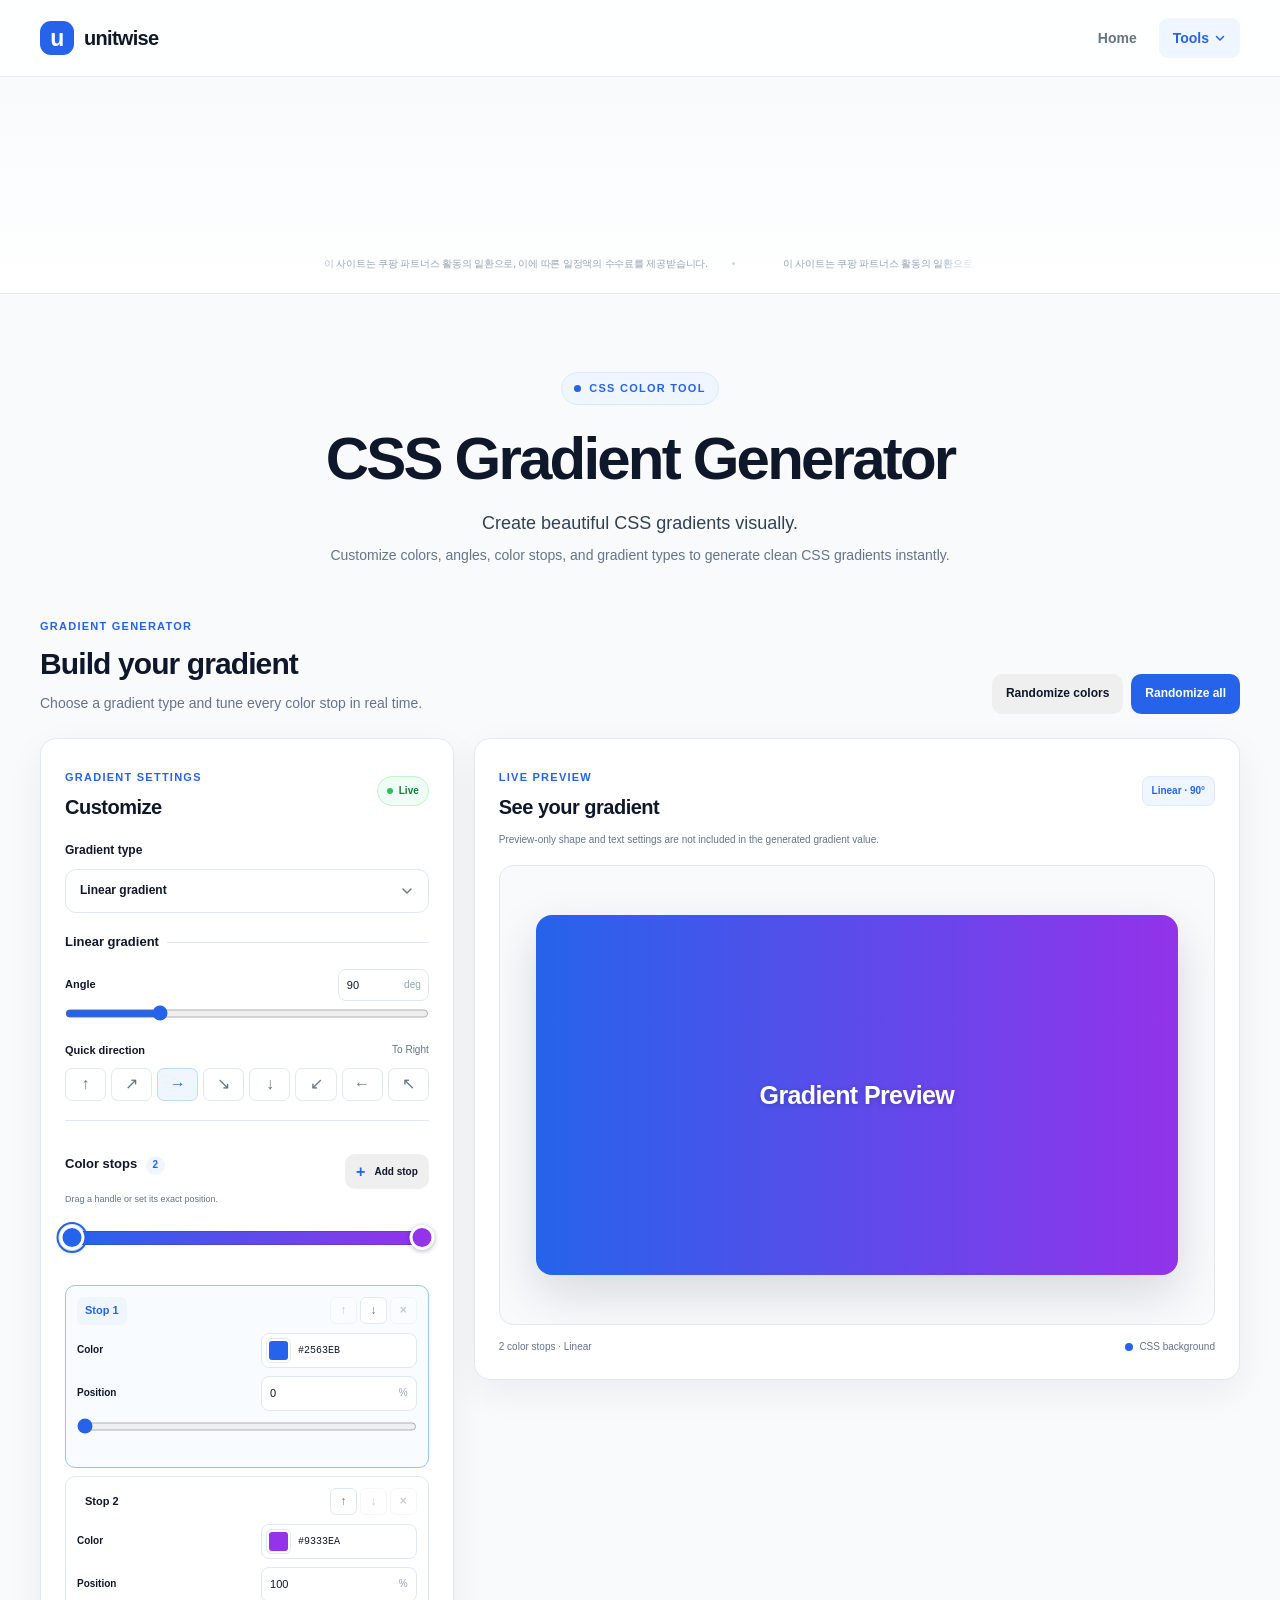
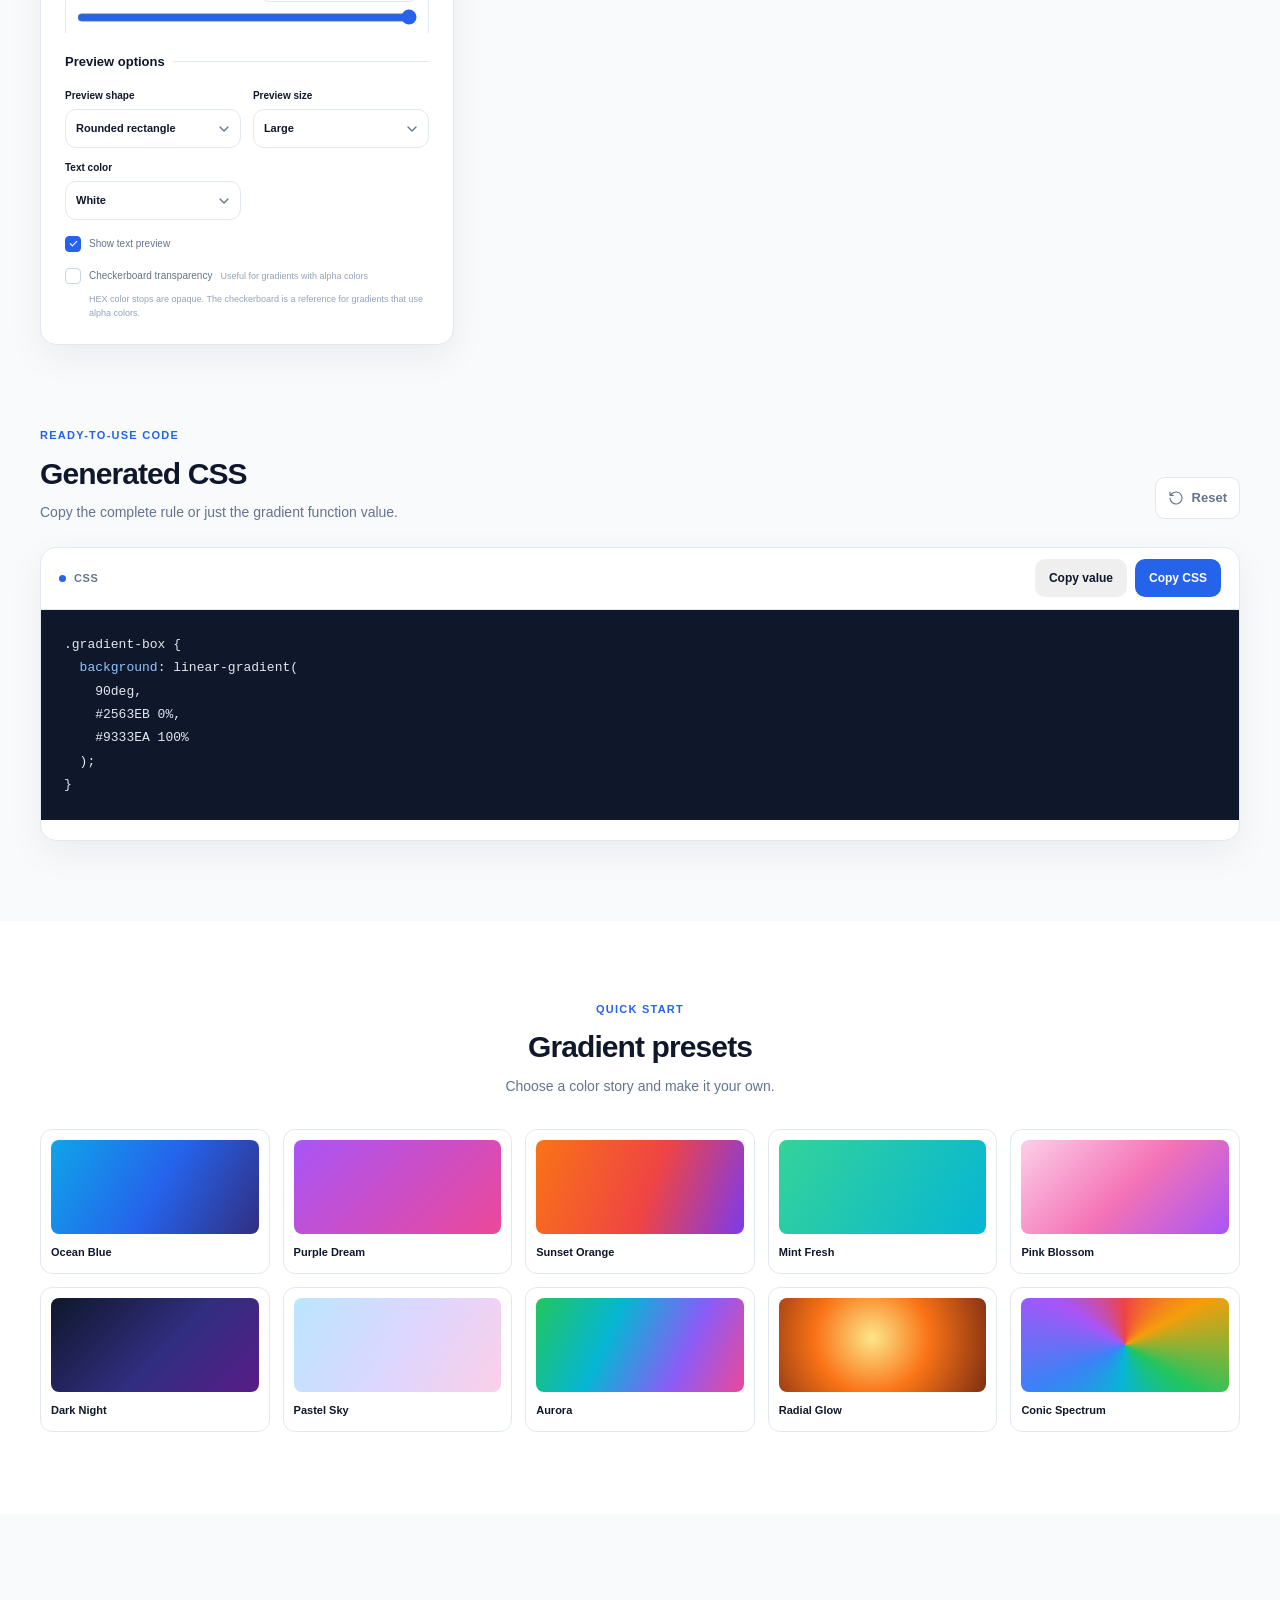
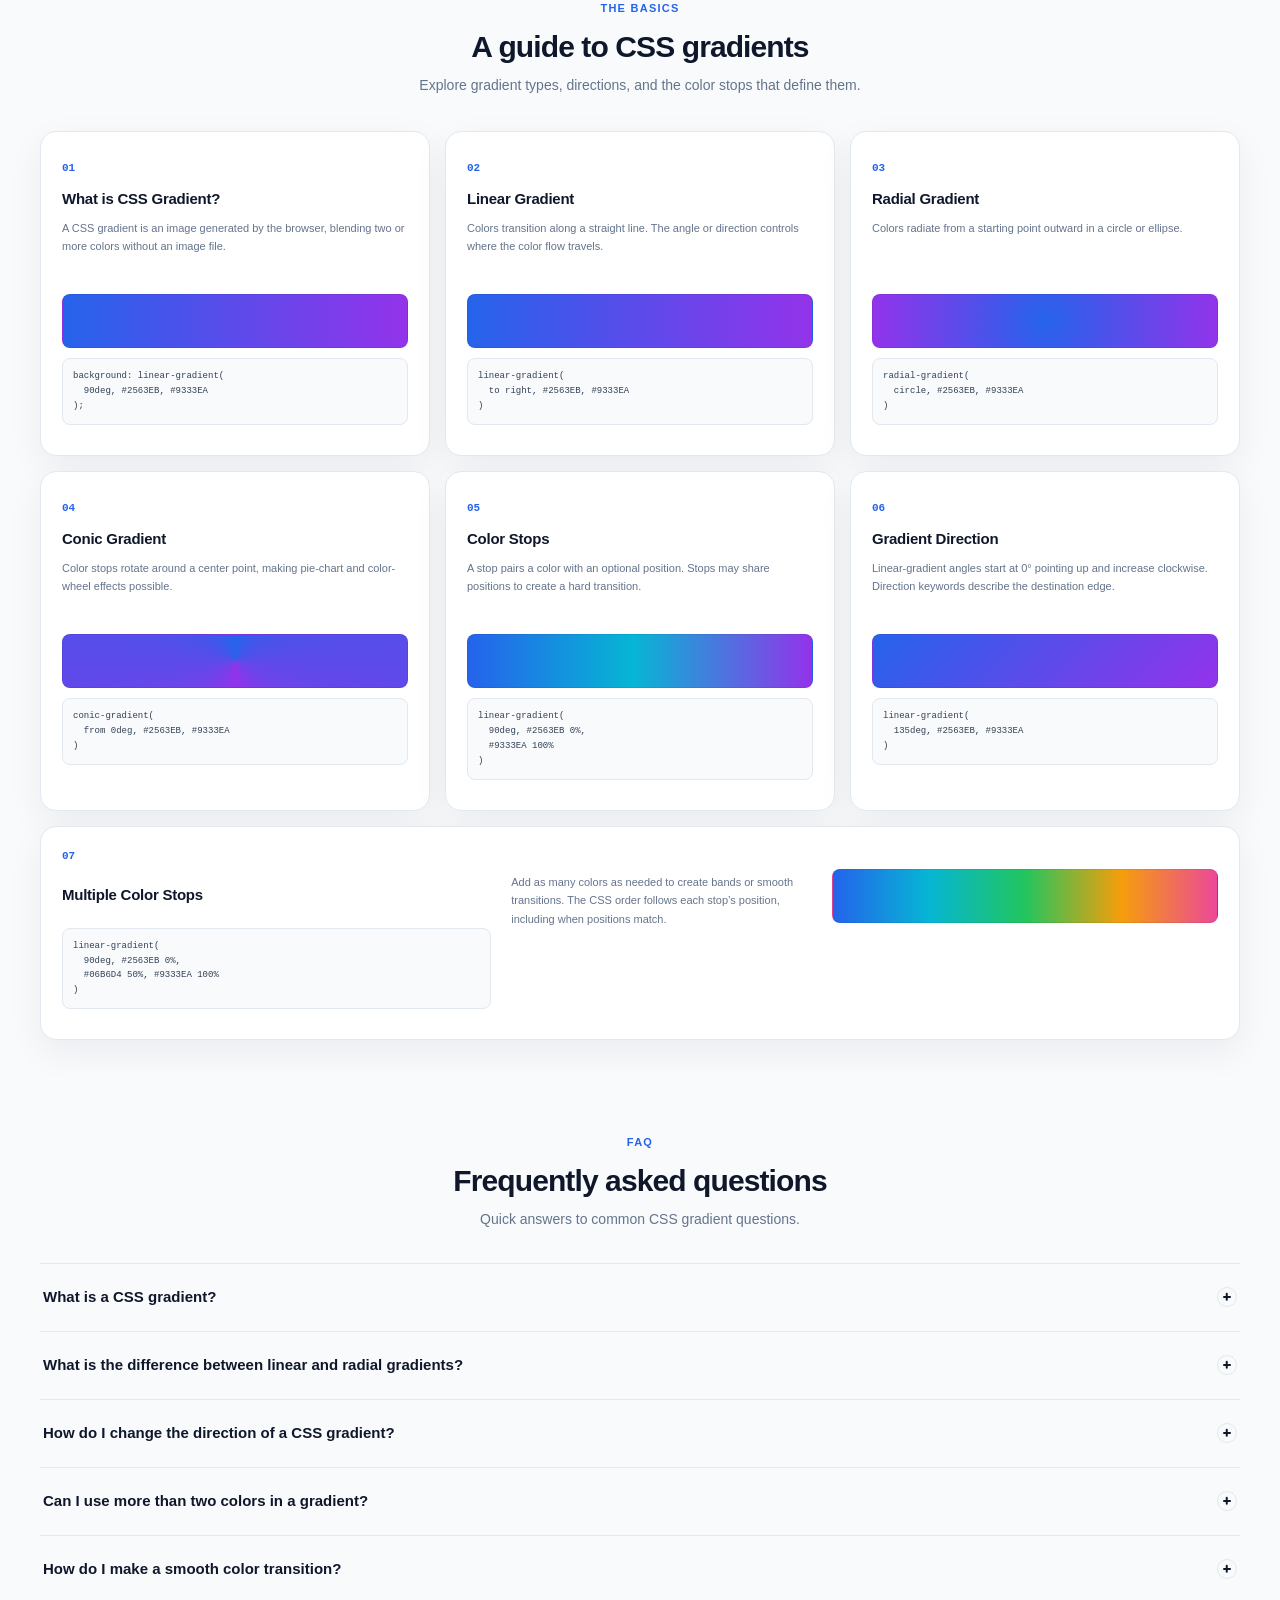
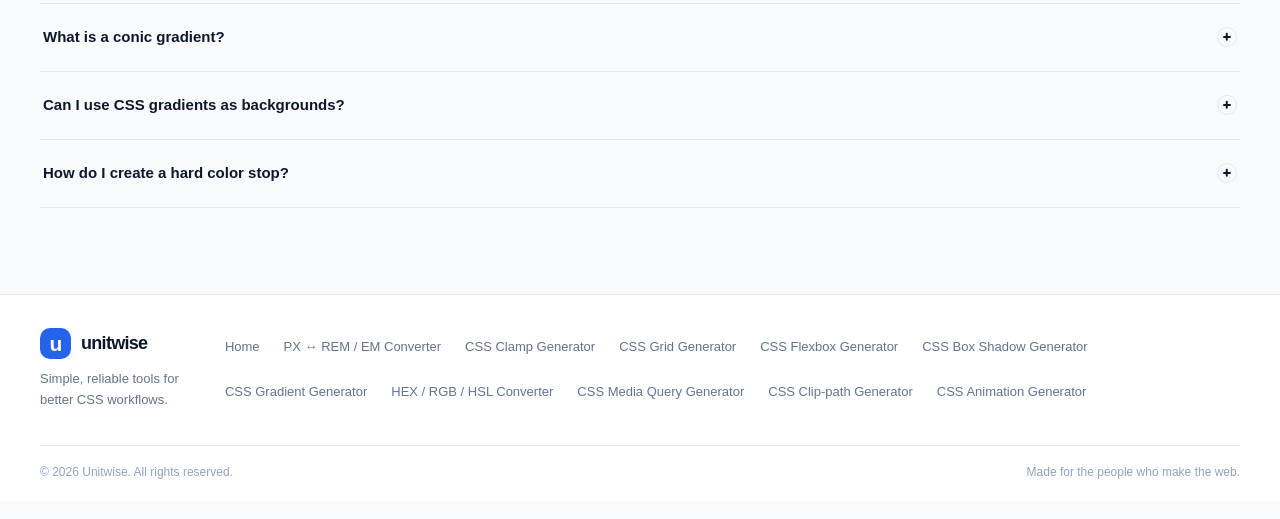
<file: gradient.html>
<!doctype html>
<html lang="en">

<head>
  <meta charset="utf-8">
  <meta name="viewport" content="width=device-width, initial-scale=1">

  <!-- Google tag (gtag.js) -->
  <script async src="https://www.googletagmanager.com/gtag/js?id=G-XFXFJ6M28G"></script>
  <script>
    window.dataLayer = window.dataLayer || [];
    function gtag() { dataLayer.push(arguments); }
    gtag('js', new Date());

    gtag('config', 'G-XFXFJ6M28G');
  </script>

  <meta name="description"
    content="Create and customize CSS linear, radial, and conic gradients with live previews and copyable CSS.">
  <meta name="theme-color" content="#f8fafc">
  <title>CSS Gradient Generator | Unitwise</title>
  <link rel="canonical" href="https://adsite-ashen.vercel.app/gradient.html">

  <!-- Open Graph / Facebook -->
  <meta property="og:type" content="website">
  <meta property="og:url" content="https://adsite-ashen.vercel.app/gradient.html">
  <meta property="og:title" content="CSS Gradient Generator | Unitwise">
  <meta property="og:description"
    content="Create and customize CSS linear, radial, and conic gradients with live previews and copyable CSS.">
  <meta property="og:site_name" content="Unitwise">

  <!-- Twitter -->
  <meta name="twitter:card" content="summary_large_image">
  <meta name="twitter:url" content="https://adsite-ashen.vercel.app/gradient.html">
  <meta name="twitter:title" content="CSS Gradient Generator | Unitwise">
  <meta name="twitter:description"
    content="Create and customize CSS linear, radial, and conic gradients with live previews and copyable CSS.">

  <link rel="stylesheet" href="assets/css/normalize.css">
  <link rel="stylesheet" href="assets/css/reset.css">
  <link rel="stylesheet" href="assets/css/commons.css?v=3">
  <link rel="stylesheet" href="assets/css/gradient.css">
  <link rel="stylesheet" href="assets/css/responsive.css">
  <script src="https://code.jquery.com/jquery-3.7.1.min.js"
    integrity="sha256-/JqT3SQfawRcv/BIHPThkBvs0OEvtFFmqPF/lYI/Cxo=" crossorigin="anonymous"></script>
  <script src="assets/js/common.js?v=3"></script>
  <script src="assets/js/gradient.js"></script>

  <meta name="google-site-verification" content="XZpFfX3nSkuJwJqcZBJIZyjZYTVvXYMlZHfaFTL9WIM" />
  <meta name="naver-site-verification" content="78222065720b46b00c994ca2ac2a4b5945cfe280" />
</head>

<body data-page="gradient">
  <a class="skip-link" href="#main-content">Skip to content</a>
  <div id="header"></div>
  <div id="banner"></div>

  <main id="main-content">
    <section class="hero container" aria-labelledby="hero-title">
      <span class="eyebrow"><span class="eyebrow__dot" aria-hidden="true"></span>CSS COLOR TOOL</span>
      <h1 id="hero-title">CSS Gradient Generator</h1>
      <p class="hero__lead">Create beautiful CSS gradients visually.</p>
      <p class="hero__description">Customize colors, angles, color stops, and gradient types to generate clean CSS
        gradients instantly.</p>
    </section>

    <section class="gradient-generator container" aria-labelledby="gradient-generator-title">
      <div class="section-heading gradient-section-heading">
        <div><span class="eyebrow">GRADIENT GENERATOR</span>
          <h2 id="gradient-generator-title">Build your gradient</h2>
          <p>Choose a gradient type and tune every color stop in real time.</p>
        </div>
        <div class="gradient-random-actions"><button class="button button--secondary" id="randomize-colors"
            type="button">Randomize colors</button><button class="button button--copy" id="randomize-all"
            type="button">Randomize all</button></div>
      </div>

      <div class="gradient-workspace">
        <section class="gradient-settings card" aria-labelledby="gradient-settings-title">
          <div class="gradient-panel-heading">
            <div><span class="eyebrow">GRADIENT SETTINGS</span>
              <h3 id="gradient-settings-title">Customize</h3>
            </div><span class="gradient-live-badge"><i aria-hidden="true"></i> Live</span>
          </div>
          <div class="gradient-type-field field-group">
            <label for="gradient-type">Gradient type</label>
            <select id="gradient-type">
              <option value="linear" selected>Linear gradient</option>
              <option value="radial">Radial gradient</option>
              <option value="conic">Conic gradient</option>
            </select>
          </div>

          <fieldset class="gradient-type-settings" id="linear-settings">
            <legend>Linear gradient</legend>
            <div class="gradient-control-heading"><label for="linear-angle">Angle</label>
              <div class="gradient-number-input"><input id="linear-angle" type="number" min="0" max="360" step="1"
                  value="90"><span>deg</span></div>
            </div>
            <input class="gradient-range" id="linear-angle-range" type="range" min="0" max="360" step="1" value="90"
              aria-label="Linear gradient angle slider">
            <div class="gradient-direction-heading"><span>Quick direction</span><span id="linear-direction-name">To
                Right</span></div>
            <div class="gradient-direction-grid" role="group" aria-label="Gradient direction">
              <button type="button" data-angle="0" aria-label="To top">↑</button>
              <button type="button" data-angle="45" aria-label="To top right">↗</button>
              <button type="button" data-angle="90" aria-label="To right" class="is-active">→</button>
              <button type="button" data-angle="135" aria-label="To bottom right">↘</button>
              <button type="button" data-angle="180" aria-label="To bottom">↓</button>
              <button type="button" data-angle="225" aria-label="To bottom left">↙</button>
              <button type="button" data-angle="270" aria-label="To left">←</button>
              <button type="button" data-angle="315" aria-label="To top left">↖</button>
            </div>
          </fieldset>

          <fieldset class="gradient-type-settings" id="radial-settings" hidden>
            <legend>Radial gradient</legend>
            <div class="gradient-select-grid">
              <div class="field-group"><label for="radial-shape">Shape</label><select id="radial-shape">
                  <option value="circle">circle</option>
                  <option value="ellipse">ellipse</option>
                </select></div>
              <div class="field-group"><label for="radial-size">Size</label><select id="radial-size">
                  <option value="closest-side">closest-side</option>
                  <option value="closest-corner">closest-corner</option>
                  <option value="farthest-side">farthest-side</option>
                  <option value="farthest-corner" selected>farthest-corner</option>
                </select></div>
            </div>
            <div class="field-group gradient-position-field"><label for="radial-position">Position</label><select
                id="radial-position">
                <option value="center" selected>Center</option>
                <option value="top">Top</option>
                <option value="bottom">Bottom</option>
                <option value="left">Left</option>
                <option value="right">Right</option>
                <option value="custom">Custom position</option>
              </select></div>
            <div class="gradient-position-controls" id="radial-custom-position" hidden>
              <div class="gradient-control-heading"><label for="radial-x">Center X</label>
                <div class="gradient-number-input"><input id="radial-x" type="number" min="0" max="100"
                    value="50"><span>%</span></div>
              </div><input class="gradient-range" id="radial-x-range" type="range" min="0" max="100" value="50"
                aria-label="Radial center X slider">
              <div class="gradient-control-heading"><label for="radial-y">Center Y</label>
                <div class="gradient-number-input"><input id="radial-y" type="number" min="0" max="100"
                    value="50"><span>%</span></div>
              </div><input class="gradient-range" id="radial-y-range" type="range" min="0" max="100" value="50"
                aria-label="Radial center Y slider">
            </div>
          </fieldset>

          <fieldset class="gradient-type-settings" id="conic-settings" hidden>
            <legend>Conic gradient</legend>
            <div class="gradient-control-heading"><label for="conic-angle">Start angle</label>
              <div class="gradient-number-input"><input id="conic-angle" type="number" min="0" max="360"
                  value="0"><span>deg</span></div>
            </div>
            <input class="gradient-range" id="conic-angle-range" type="range" min="0" max="360" value="0"
              aria-label="Conic start angle slider">
            <div class="gradient-position-controls">
              <div class="gradient-control-heading"><label for="conic-x">Center X</label>
                <div class="gradient-number-input"><input id="conic-x" type="number" min="0" max="100"
                    value="50"><span>%</span></div>
              </div><input class="gradient-range" id="conic-x-range" type="range" min="0" max="100" value="50"
                aria-label="Conic center X slider">
              <div class="gradient-control-heading"><label for="conic-y">Center Y</label>
                <div class="gradient-number-input"><input id="conic-y" type="number" min="0" max="100"
                    value="50"><span>%</span></div>
              </div><input class="gradient-range" id="conic-y-range" type="range" min="0" max="100" value="50"
                aria-label="Conic center Y slider">
            </div>
          </fieldset>

          <section class="gradient-stops-section" aria-labelledby="gradient-stops-title">
            <div class="gradient-stops-heading">
              <div>
                <h4 id="gradient-stops-title">Color stops <span id="gradient-stop-count">2</span></h4>
                <p>Drag a handle or set its exact position.</p>
              </div><button class="button button--secondary gradient-add-stop" id="add-gradient-stop"
                type="button"><span aria-hidden="true">+</span> Add stop</button>
            </div>
            <div class="gradient-bar-editor">
              <div class="gradient-bar-track" id="gradient-bar-track" role="group"
                aria-label="Gradient color stop positions"></div>
              <div class="gradient-bar" id="gradient-bar" aria-hidden="true"></div>
            </div>
            <p class="gradient-validation" id="gradient-validation" role="alert" aria-live="polite"></p>
            <div class="gradient-stop-list" id="gradient-stop-list" aria-label="Gradient color stops"></div>
          </section>

          <fieldset class="gradient-preview-options">
            <legend>Preview options</legend>
            <div class="gradient-preview-option-grid">
              <div class="field-group"><label for="preview-shape">Preview shape</label><select id="preview-shape">
                  <option value="rounded" selected>Rounded rectangle</option>
                  <option value="rectangle">Rectangle</option>
                  <option value="circle">Circle</option>
                </select></div>
              <div class="field-group"><label for="preview-size">Preview size</label><select id="preview-size">
                  <option value="small">Small</option>
                  <option value="medium">Medium</option>
                  <option value="large" selected>Large</option>
                </select></div>
              <div class="field-group"><label for="preview-text-color">Text color</label><select
                  id="preview-text-color">
                  <option value="white" selected>White</option>
                  <option value="dark">Dark</option>
                </select></div>
            </div>
            <div class="gradient-preview-toggles">
              <label class="gradient-checkbox-label" for="preview-show-text"><input id="preview-show-text"
                  type="checkbox" checked><span aria-hidden="true"></span>Show text preview</label>
              <label class="gradient-checkbox-label" for="preview-checkerboard"><input id="preview-checkerboard"
                  type="checkbox"><span aria-hidden="true"></span>Checkerboard transparency <em>Useful for gradients
                  with alpha colors</em></label>
              <p class="gradient-transparency-note">HEX color stops are opaque. The checkerboard is a reference for
                gradients that use alpha colors.</p>
            </div>
          </fieldset>
        </section>

        <section class="gradient-preview-panel card" aria-labelledby="gradient-preview-title">
          <div class="gradient-panel-heading">
            <div><span class="eyebrow">LIVE PREVIEW</span>
              <h3 id="gradient-preview-title">See your gradient</h3>
            </div><span class="gradient-preview-type" id="gradient-preview-type">Linear · 90°</span>
          </div>
          <p class="gradient-preview-hint">Preview-only shape and text settings are not included in the generated
            gradient value.</p>
          <div class="gradient-preview-stage" id="gradient-preview-stage">
            <div class="gradient-preview-surface gradient-size-large gradient-shape-rounded"
              id="gradient-preview-surface" role="img" aria-label="Live CSS gradient preview">
              <span class="gradient-preview-text gradient-text-white" id="gradient-preview-text">Gradient Preview</span>
            </div>
          </div>
          <div class="gradient-preview-footer"><span id="gradient-preview-summary">2 color stops · Linear</span><span><i
                aria-hidden="true"></i> CSS background</span></div>
        </section>
      </div>
    </section>

    <section class="gradient-code-section container" aria-labelledby="gradient-code-title">
      <div class="section-heading">
        <div><span class="eyebrow">READY-TO-USE CODE</span>
          <h2 id="gradient-code-title">Generated CSS</h2>
          <p>Copy the complete rule or just the gradient function value.</p>
        </div>
        <button class="button--reset text-button" id="reset-gradient-code" type="button"><svg viewBox="0 0 24 24"
            aria-hidden="true">
            <path d="M3 12a9 9 0 1 0 2.64-6.36L3 8m0-5v5h5" />
          </svg>Reset</button>
      </div>
      <div class="gradient-code-card card">
        <div class="gradient-code-toolbar"><span class="gradient-code-label"><i></i>CSS</span>
          <div class="gradient-copy-actions"><button class="button button--secondary" id="copy-gradient-value"
              type="button">Copy value</button><button class="button button--copy" id="copy-gradient-css"
              type="button">Copy CSS</button></div>
        </div>
        <div class="gradient-code-window">
          <pre><code id="gradient-css-code" aria-live="polite" aria-atomic="true"></code></pre>
        </div>
        <p class="gradient-copy-status" id="gradient-copy-status" role="status" aria-live="polite"></p>
      </div>
    </section>

    <section class="gradient-presets-section" aria-labelledby="gradient-presets-title">
      <div class="container">
        <div class="section-heading section-heading--center"><span class="eyebrow">QUICK START</span>
          <h2 id="gradient-presets-title">Gradient presets</h2>
          <p>Choose a color story and make it your own.</p>
        </div>
        <div class="gradient-presets" id="gradient-presets"></div>
      </div>
    </section>

    <section class="gradient-guide-section container" aria-labelledby="gradient-guide-title">
      <div class="section-heading section-heading--center"><span class="eyebrow">THE BASICS</span>
        <h2 id="gradient-guide-title">A guide to CSS gradients</h2>
        <p>Explore gradient types, directions, and the color stops that define them.</p>
      </div>
      <div class="gradient-guide-grid">
        <article class="gradient-guide-card card"><span>01</span>
          <h3>What is CSS Gradient?</h3>
          <p>A CSS gradient is an image generated by the browser, blending two or more colors without an image file.</p>
          <div class="gradient-guide-swatch guide-swatch-linear"></div>
          <pre><code>background: linear-gradient(
  90deg, #2563EB, #9333EA
);</code></pre>
        </article>
        <article class="gradient-guide-card card"><span>02</span>
          <h3>Linear Gradient</h3>
          <p>Colors transition along a straight line. The angle or direction controls where the color flow travels.</p>
          <div class="gradient-guide-swatch guide-swatch-linear"></div>
          <pre><code>linear-gradient(
  to right, #2563EB, #9333EA
)</code></pre>
        </article>
        <article class="gradient-guide-card card"><span>03</span>
          <h3>Radial Gradient</h3>
          <p>Colors radiate from a starting point outward in a circle or ellipse.</p>
          <div class="gradient-guide-swatch guide-swatch-radial"></div>
          <pre><code>radial-gradient(
  circle, #2563EB, #9333EA
)</code></pre>
        </article>
        <article class="gradient-guide-card card"><span>04</span>
          <h3>Conic Gradient</h3>
          <p>Color stops rotate around a center point, making pie-chart and color-wheel effects possible.</p>
          <div class="gradient-guide-swatch guide-swatch-conic"></div>
          <pre><code>conic-gradient(
  from 0deg, #2563EB, #9333EA
)</code></pre>
        </article>
        <article class="gradient-guide-card card"><span>05</span>
          <h3>Color Stops</h3>
          <p>A stop pairs a color with an optional position. Stops may share positions to create a hard transition.</p>
          <div class="gradient-guide-swatch guide-swatch-stops"></div>
          <pre><code>linear-gradient(
  90deg, #2563EB 0%,
  #9333EA 100%
)</code></pre>
        </article>
        <article class="gradient-guide-card card"><span>06</span>
          <h3>Gradient Direction</h3>
          <p>Linear-gradient angles start at 0° pointing up and increase clockwise. Direction keywords describe the
            destination edge.</p>
          <div class="gradient-guide-swatch guide-swatch-direction"></div>
          <pre><code>linear-gradient(
  135deg, #2563EB, #9333EA
)</code></pre>
        </article>
        <article class="gradient-guide-card card gradient-guide-card--wide"><span>07</span>
          <h3>Multiple Color Stops</h3>
          <p>Add as many colors as needed to create bands or smooth transitions. The CSS order follows each stop’s
            position, including when positions match.</p>
          <div class="gradient-guide-swatch guide-swatch-multi"></div>
          <pre><code>linear-gradient(
  90deg, #2563EB 0%,
  #06B6D4 50%, #9333EA 100%
)</code></pre>
        </article>
      </div>
    </section>

    <section class="faq-section gradient-faq container" aria-labelledby="gradient-faq-title">
      <div class="section-heading section-heading--center"><span class="eyebrow">FAQ</span>
        <h2 id="gradient-faq-title">Frequently asked questions</h2>
        <p>Quick answers to common CSS gradient questions.</p>
      </div>
      <div class="faq-list">
        <article class="faq-item">
          <h3><button class="faq-question" id="gradient-faq-q1" type="button" aria-expanded="false"
              aria-controls="gradient-faq-a1"><span>What is a CSS gradient?</span><span class="faq-icon"
                aria-hidden="true"></span></button></h3>
          <div class="faq-answer" id="gradient-faq-a1" role="region" aria-labelledby="gradient-faq-q1" hidden>
            <p>A CSS gradient is a browser-generated image that smoothly blends two or more colors and can be used
              anywhere an image is accepted.</p>
          </div>
        </article>
        <article class="faq-item">
          <h3><button class="faq-question" id="gradient-faq-q2" type="button" aria-expanded="false"
              aria-controls="gradient-faq-a2"><span>What is the difference between linear and radial
                gradients?</span><span class="faq-icon" aria-hidden="true"></span></button></h3>
          <div class="faq-answer" id="gradient-faq-a2" role="region" aria-labelledby="gradient-faq-q2" hidden>
            <p>A linear gradient blends colors along a line. A radial gradient blends outward from a center point in a
              circular or elliptical shape.</p>
          </div>
        </article>
        <article class="faq-item">
          <h3><button class="faq-question" id="gradient-faq-q3" type="button" aria-expanded="false"
              aria-controls="gradient-faq-a3"><span>How do I change the direction of a CSS gradient?</span><span
                class="faq-icon" aria-hidden="true"></span></button></h3>
          <div class="faq-answer" id="gradient-faq-a3" role="region" aria-labelledby="gradient-faq-q3" hidden>
            <p>Set an angle such as 90deg or use a direction such as to right in linear-gradient(). In this tool, the
              angle control and direction buttons are synchronized.</p>
          </div>
        </article>
        <article class="faq-item">
          <h3><button class="faq-question" id="gradient-faq-q4" type="button" aria-expanded="false"
              aria-controls="gradient-faq-a4"><span>Can I use more than two colors in a gradient?</span><span
                class="faq-icon" aria-hidden="true"></span></button></h3>
          <div class="faq-answer" id="gradient-faq-a4" role="region" aria-labelledby="gradient-faq-q4" hidden>
            <p>Yes. CSS gradients support multiple color stops. This generator supports two to ten stops.</p>
          </div>
        </article>
        <article class="faq-item">
          <h3><button class="faq-question" id="gradient-faq-q5" type="button" aria-expanded="false"
              aria-controls="gradient-faq-a5"><span>How do I make a smooth color transition?</span><span
                class="faq-icon" aria-hidden="true"></span></button></h3>
          <div class="faq-answer" id="gradient-faq-a5" role="region" aria-labelledby="gradient-faq-q5" hidden>
            <p>Space stops across the gradient and avoid abrupt jumps between neighboring colors. Using translucent
              colors can also soften the visual blend.</p>
          </div>
        </article>
        <article class="faq-item">
          <h3><button class="faq-question" id="gradient-faq-q6" type="button" aria-expanded="false"
              aria-controls="gradient-faq-a6"><span>What is a conic gradient?</span><span class="faq-icon"
                aria-hidden="true"></span></button></h3>
          <div class="faq-answer" id="gradient-faq-a6" role="region" aria-labelledby="gradient-faq-q6" hidden>
            <p>A conic gradient transitions between colors as if they rotate around a center point. It can be useful for
              color wheels and circular charts.</p>
          </div>
        </article>
        <article class="faq-item">
          <h3><button class="faq-question" id="gradient-faq-q7" type="button" aria-expanded="false"
              aria-controls="gradient-faq-a7"><span>Can I use CSS gradients as backgrounds?</span><span class="faq-icon"
                aria-hidden="true"></span></button></h3>
          <div class="faq-answer" id="gradient-faq-a7" role="region" aria-labelledby="gradient-faq-q7" hidden>
            <p>Yes. Gradients are CSS images and can be used in background or other properties that accept image values.
            </p>
          </div>
        </article>
        <article class="faq-item">
          <h3><button class="faq-question" id="gradient-faq-q8" type="button" aria-expanded="false"
              aria-controls="gradient-faq-a8"><span>How do I create a hard color stop?</span><span class="faq-icon"
                aria-hidden="true"></span></button></h3>
          <div class="faq-answer" id="gradient-faq-a8" role="region" aria-labelledby="gradient-faq-q8" hidden>
            <p>Place two different color stops at the same position. The shared stop position creates a sharp edge
              instead of a smooth transition.</p>
          </div>
        </article>
      </div>
    </section>
  </main>
  <div id="footer"></div>

  <script type="text/javascript" src="//wcs.pstatic.net/wcslog.js"></script>
  <script type="text/javascript">
    if (!wcs_add) var wcs_add = {};
    wcs_add["wa"] = "2c5a9543d86cdc";
    if (window.wcs) {
      wcs_do();
    }
  </script>
</body>

</html>
</file>
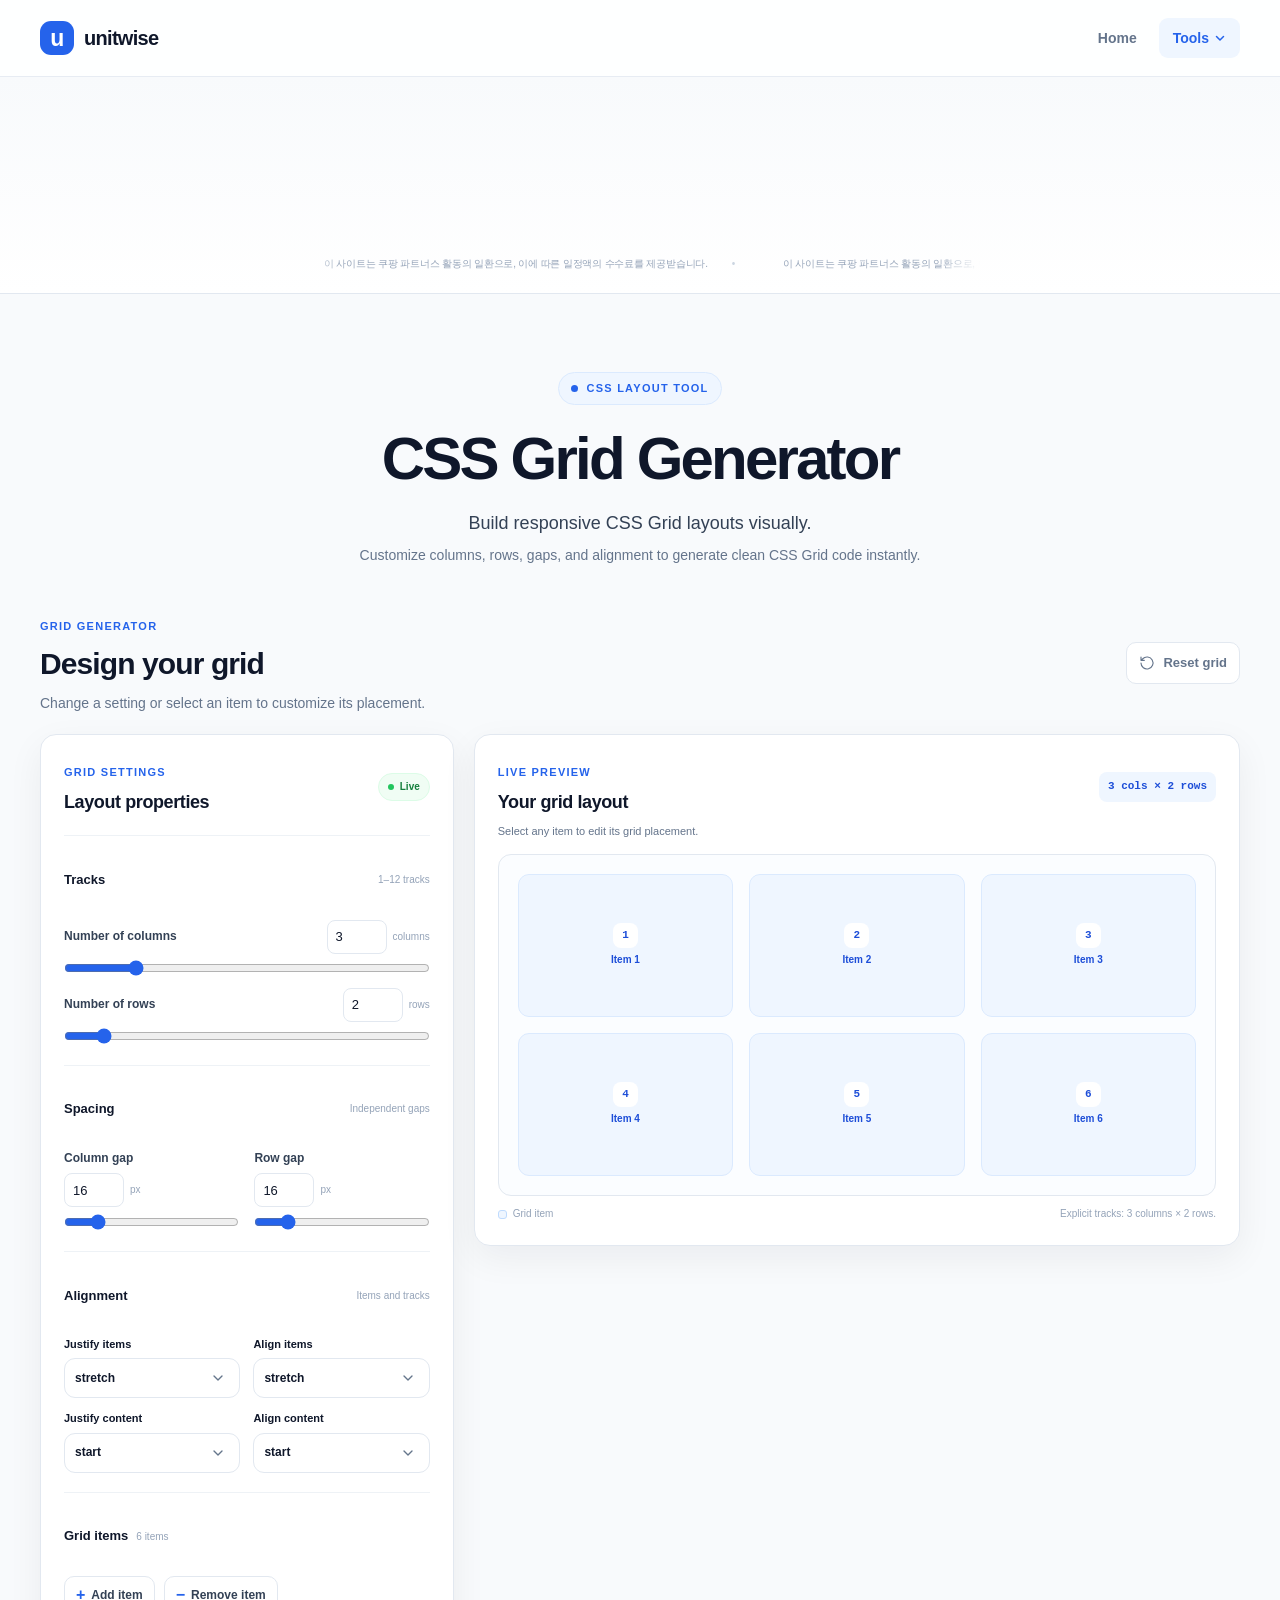
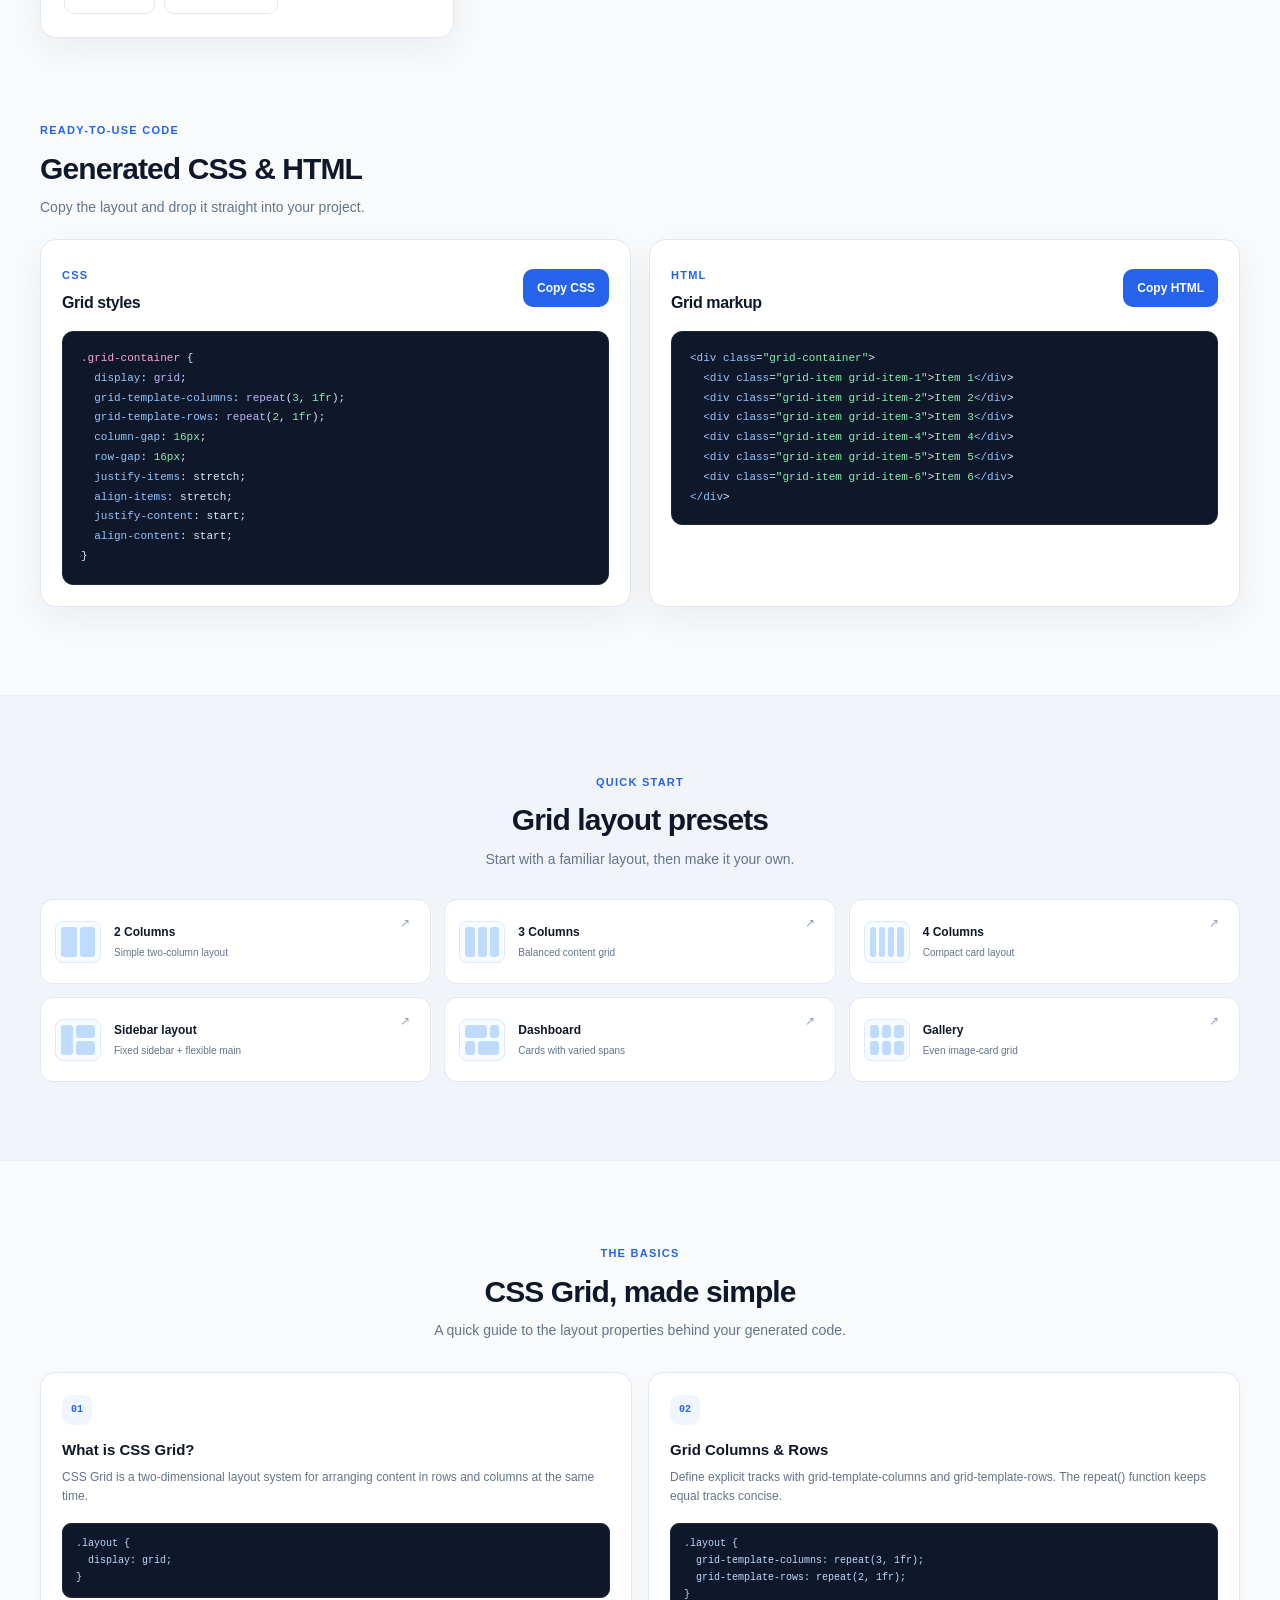
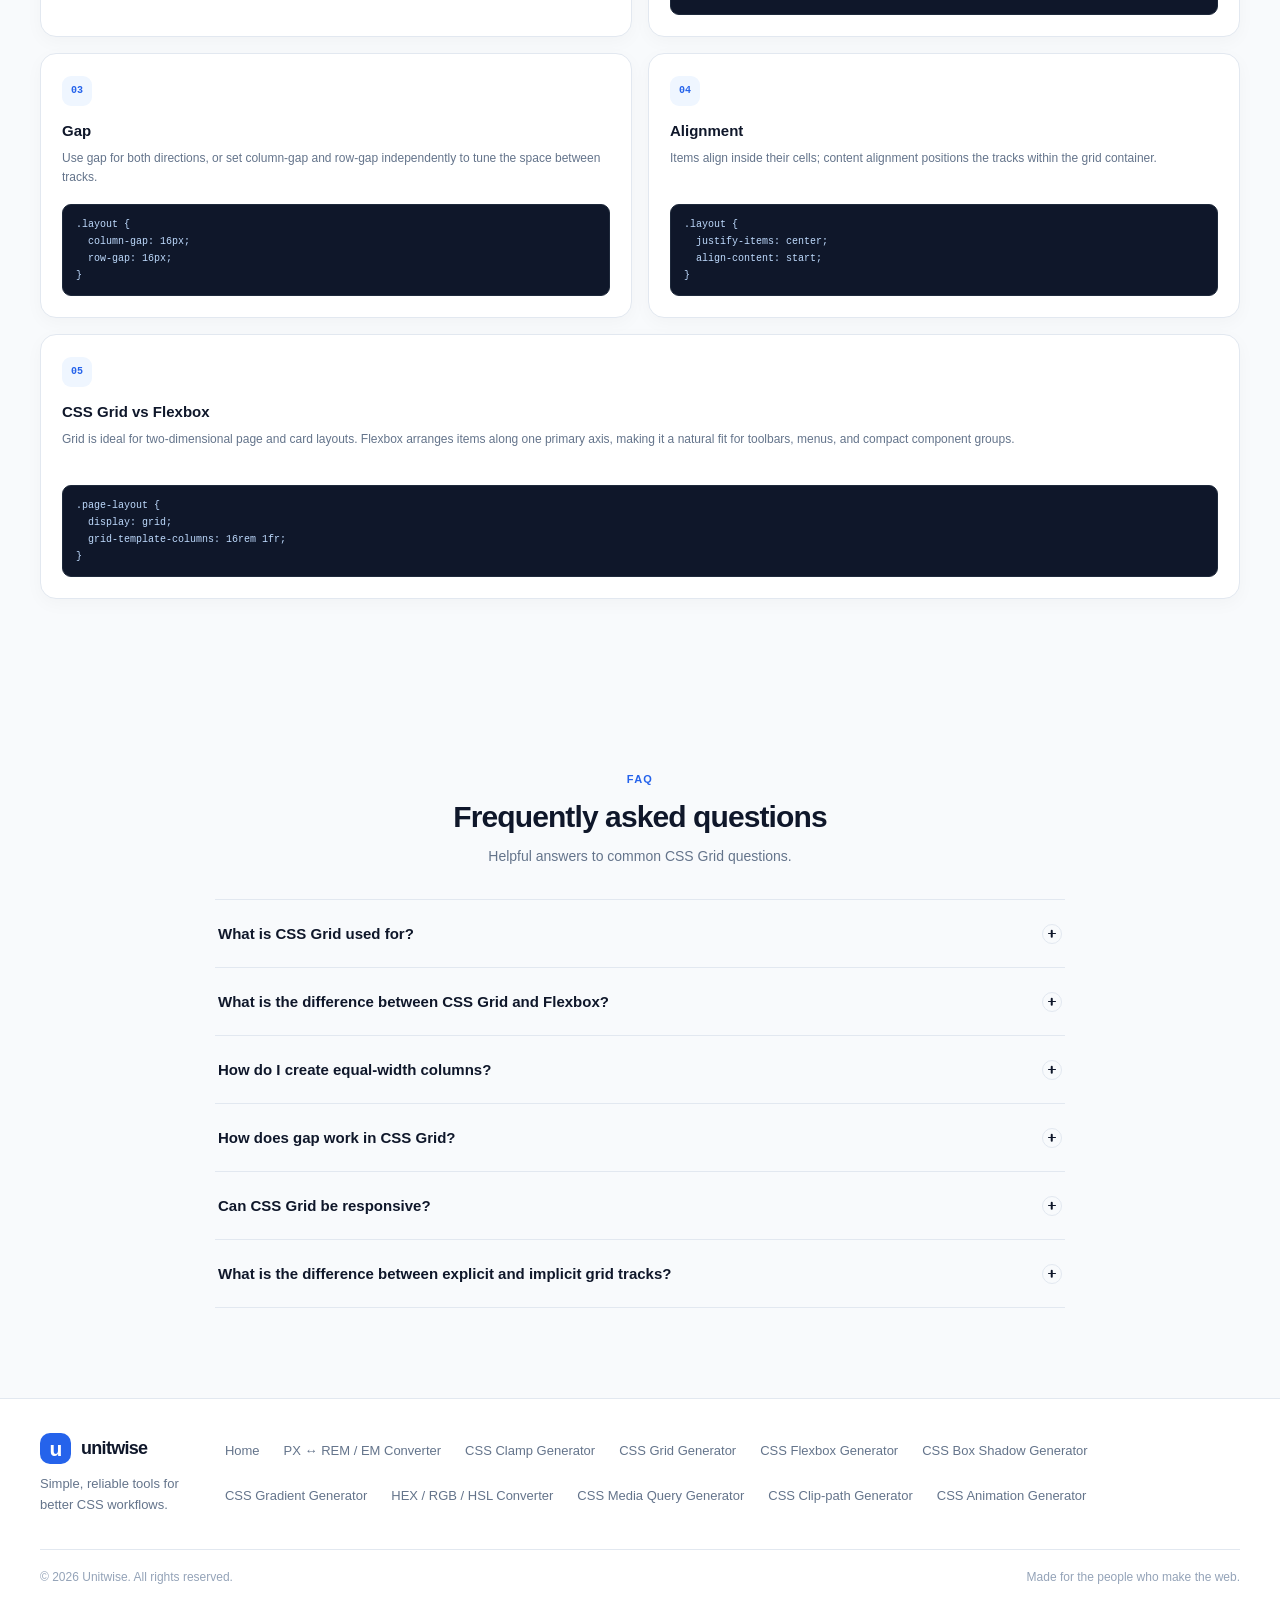
<file: grid.html>
<!doctype html>
<html lang="en">

<head>
  <meta charset="utf-8">
  <meta name="viewport" content="width=device-width, initial-scale=1">

  <!-- Google tag (gtag.js) -->
  <script async src="https://www.googletagmanager.com/gtag/js?id=G-XFXFJ6M28G"></script>
  <script>
    window.dataLayer = window.dataLayer || [];
    function gtag() { dataLayer.push(arguments); }
    gtag('js', new Date());

    gtag('config', 'G-XFXFJ6M28G');
  </script>

  <meta name="description"
    content="Visually build responsive CSS Grid layouts, adjust tracks and alignment, and copy ready-to-use CSS and HTML.">
  <meta name="theme-color" content="#f8fafc">
  <title>CSS Grid Generator | Unitwise</title>
  <link rel="canonical" href="https://adsite-ashen.vercel.app/grid.html">

  <!-- Open Graph / Facebook -->
  <meta property="og:type" content="website">
  <meta property="og:url" content="https://adsite-ashen.vercel.app/grid.html">
  <meta property="og:title" content="CSS Grid Generator | Unitwise">
  <meta property="og:description"
    content="Visually build responsive CSS Grid layouts, adjust tracks and alignment, and copy ready-to-use CSS and HTML.">
  <meta property="og:site_name" content="Unitwise">

  <!-- Twitter -->
  <meta name="twitter:card" content="summary_large_image">
  <meta name="twitter:url" content="https://adsite-ashen.vercel.app/grid.html">
  <meta name="twitter:title" content="CSS Grid Generator | Unitwise">
  <meta name="twitter:description"
    content="Visually build responsive CSS Grid layouts, adjust tracks and alignment, and copy ready-to-use CSS and HTML.">

  <link rel="stylesheet" href="assets/css/normalize.css">
  <link rel="stylesheet" href="assets/css/reset.css">
  <link rel="stylesheet" href="assets/css/commons.css?v=3">
  <link rel="stylesheet" href="assets/css/grid.css">
  <link rel="stylesheet" href="assets/css/responsive.css">
  <script src="https://code.jquery.com/jquery-3.7.1.min.js"
    integrity="sha256-/JqT3SQfawRcv/BIHPThkBvs0OEvtFFmqPF/lYI/Cxo=" crossorigin="anonymous"></script>
  <script src="assets/js/common.js?v=3"></script>
  <script src="assets/js/grid.js"></script>

  <meta name="google-site-verification" content="XZpFfX3nSkuJwJqcZBJIZyjZYTVvXYMlZHfaFTL9WIM" />
  <meta name="naver-site-verification" content="78222065720b46b00c994ca2ac2a4b5945cfe280" />
</head>

<body data-page="grid">
  <a class="skip-link" href="#main-content">Skip to content</a>
  <div id="header"></div>
  <div id="banner"></div>

  <main id="main-content">
    <section class="hero container" id="top" aria-labelledby="hero-title">
      <span class="eyebrow"><span class="eyebrow__dot" aria-hidden="true"></span>CSS LAYOUT TOOL</span>
      <h1 id="hero-title">CSS Grid Generator</h1>
      <p class="hero__lead">Build responsive CSS Grid layouts visually.</p>
      <p class="hero__description">Customize columns, rows, gaps, and alignment to generate clean CSS Grid code
        instantly.</p>
    </section>

    <section class="grid-generator container" aria-labelledby="generator-title">
      <div class="section-heading grid-section-heading">
        <div>
          <span class="eyebrow">GRID GENERATOR</span>
          <h2 id="generator-title">Design your grid</h2>
          <p>Change a setting or select an item to customize its placement.</p>
        </div>
        <button class="button--reset text-button grid-reset-button" id="reset-grid" type="button">
          <svg viewBox="0 0 24 24" aria-hidden="true">
            <path d="M3 12a9 9 0 1 0 2.64-6.36L3 8m0-5v5h5" />
          </svg>
          Reset grid
        </button>
      </div>

      <div class="grid-workspace">
        <section class="grid-settings card" aria-labelledby="settings-title">
          <div class="grid-panel-heading">
            <div><span class="eyebrow">GRID SETTINGS</span>
              <h3 id="settings-title">Layout properties</h3>
            </div>
            <span class="grid-live-badge"><span aria-hidden="true"></span> Live</span>
          </div>

          <div class="grid-setting-group">
            <div class="grid-group-heading">
              <h4>Tracks</h4><span>1–12 tracks</span>
            </div>
            <div class="grid-range-control">
              <label for="grid-columns-number">Number of columns</label>
              <div class="grid-range-control__values"><input id="grid-columns-number" type="number" min="1" max="12"
                  step="1" value="3" aria-label="Number of columns"><span>columns</span></div>
              <input id="grid-columns-range" type="range" min="1" max="12" step="1" value="3"
                aria-label="Number of columns slider">
            </div>
            <div class="grid-range-control">
              <label for="grid-rows-number">Number of rows</label>
              <div class="grid-range-control__values"><input id="grid-rows-number" type="number" min="1" max="12"
                  step="1" value="2" aria-label="Number of rows"><span>rows</span></div>
              <input id="grid-rows-range" type="range" min="1" max="12" step="1" value="2"
                aria-label="Number of rows slider">
            </div>
          </div>

          <div class="grid-setting-group">
            <div class="grid-group-heading">
              <h4>Spacing</h4><span>Independent gaps</span>
            </div>
            <div class="grid-gap-grid">
              <div class="grid-range-control">
                <label for="grid-column-gap">Column gap</label>
                <div class="grid-range-control__values"><input id="grid-column-gap" type="number" min="0" max="100"
                    step="1" value="16"><span>px</span></div>
                <input id="grid-column-gap-range" type="range" min="0" max="100" step="1" value="16"
                  aria-label="Column gap slider">
              </div>
              <div class="grid-range-control">
                <label for="grid-row-gap">Row gap</label>
                <div class="grid-range-control__values"><input id="grid-row-gap" type="number" min="0" max="100"
                    step="1" value="16"><span>px</span></div>
                <input id="grid-row-gap-range" type="range" min="0" max="100" step="1" value="16"
                  aria-label="Row gap slider">
              </div>
            </div>
          </div>

          <div class="grid-setting-group">
            <div class="grid-group-heading">
              <h4>Alignment</h4><span>Items and tracks</span>
            </div>
            <div class="grid-alignment-grid">
              <div class="field-group"><label for="justify-items">Justify items</label><select id="justify-items">
                  <option selected>stretch</option>
                  <option>start</option>
                  <option>center</option>
                  <option>end</option>
                </select></div>
              <div class="field-group"><label for="align-items">Align items</label><select id="align-items">
                  <option selected>stretch</option>
                  <option>start</option>
                  <option>center</option>
                  <option>end</option>
                </select></div>
              <div class="field-group"><label for="justify-content">Justify content</label><select id="justify-content">
                  <option>start</option>
                  <option>center</option>
                  <option>end</option>
                  <option>space-between</option>
                  <option>space-around</option>
                  <option>space-evenly</option>
                  <option>stretch</option>
                </select></div>
              <div class="field-group"><label for="align-content">Align content</label><select id="align-content">
                  <option>start</option>
                  <option>center</option>
                  <option>end</option>
                  <option>space-between</option>
                  <option>space-around</option>
                  <option>space-evenly</option>
                  <option>stretch</option>
                </select></div>
            </div>
          </div>

          <div class="grid-setting-group grid-item-controls">
            <div class="grid-group-heading">
              <h4>Grid items <span class="grid-item-count" id="grid-item-count">6 items</span></h4>
            </div>
            <div class="grid-item-actions">
              <button class="button button--secondary" id="add-grid-item" type="button"><span
                  aria-hidden="true">+</span> Add item</button>
              <button class="button button--secondary" id="remove-grid-item" type="button"><span
                  aria-hidden="true">−</span> Remove item</button>
            </div>
          </div>

          <fieldset class="grid-item-editor" id="grid-item-editor" hidden>
            <legend id="grid-item-editor-title">Edit grid item</legend>
            <p class="grid-item-editor__hint">Leave a Start empty for automatic placement. Starts outside the defined
              tracks create implicit tracks; explicit items can overlap by design.</p>
            <div class="grid-item-editor__grid">
              <div class="field-group"><label for="item-column-start">Grid column start <span>(auto if
                    empty)</span></label><input id="item-column-start" type="number" min="1" max="12" step="1"
                  placeholder="auto"></div>
              <div class="field-group"><label for="item-column-span">Grid column span</label><input
                  id="item-column-span" type="number" min="1" max="12" step="1" value="1"></div>
              <div class="field-group"><label for="item-row-start">Grid row start <span>(auto if
                    empty)</span></label><input id="item-row-start" type="number" min="1" max="12" step="1"
                  placeholder="auto"></div>
              <div class="field-group"><label for="item-row-span">Grid row span</label><input id="item-row-span"
                  type="number" min="1" max="12" step="1" value="1"></div>
            </div>
            <p class="grid-item-editor__error" id="grid-item-editor-error" role="alert"></p>
          </fieldset>
        </section>

        <section class="grid-preview-panel card" aria-labelledby="preview-title">
          <div class="grid-panel-heading">
            <div><span class="eyebrow">LIVE PREVIEW</span>
              <h3 id="preview-title">Your grid layout</h3>
            </div>
            <span class="preview-dimensions" id="preview-dimensions">3 cols × 2 rows</span>
          </div>
          <p class="grid-preview-hint">Select any item to edit its grid placement.</p>
          <div class="grid-preview-scroll" tabindex="0" aria-label="Scrollable grid layout preview">
            <div class="grid-preview-canvas" id="grid-preview" aria-label="CSS Grid live preview"></div>
          </div>
          <div class="grid-preview-footer"><span class="grid-preview-legend"><span></span> Grid item</span><span
              id="implicit-track-note">Extra items create implicit tracks automatically.</span></div>
        </section>
      </div>
    </section>

    <section class="generated-grid-section container" aria-labelledby="generated-title">
      <div class="section-heading">
        <div><span class="eyebrow">READY-TO-USE CODE</span>
          <h2 id="generated-title">Generated CSS &amp; HTML</h2>
          <p>Copy the layout and drop it straight into your project.</p>
        </div>
      </div>
      <div class="generated-grid">
        <section class="grid-code-card card" aria-labelledby="css-code-title">
          <div class="grid-code-card__heading">
            <div><span class="eyebrow">CSS</span>
              <h3 id="css-code-title">Grid styles</h3>
            </div><button class="button button--copy grid-copy-button" id="copy-grid-css" type="button">Copy
              CSS</button>
          </div>
          <div class="grid-code-window">
            <pre><code id="grid-css-code" aria-live="polite" aria-atomic="true"></code></pre>
          </div>
          <p class="grid-copy-status" id="grid-css-status" role="status" aria-live="polite"></p>
        </section>
        <section class="grid-code-card card" aria-labelledby="html-code-title">
          <div class="grid-code-card__heading">
            <div><span class="eyebrow">HTML</span>
              <h3 id="html-code-title">Grid markup</h3>
            </div><button class="button button--copy grid-copy-button" id="copy-grid-html" type="button">Copy
              HTML</button>
          </div>
          <div class="grid-code-window">
            <pre><code id="grid-html-code" aria-live="polite" aria-atomic="true"></code></pre>
          </div>
          <p class="grid-copy-status" id="grid-html-status" role="status" aria-live="polite"></p>
        </section>
      </div>
    </section>

    <section class="grid-presets-section" aria-labelledby="presets-title">
      <div class="container">
        <div class="section-heading section-heading--center"><span class="eyebrow">QUICK START</span>
          <h2 id="presets-title">Grid layout presets</h2>
          <p>Start with a familiar layout, then make it your own.</p>
        </div>
        <div class="grid-presets">
          <button class="grid-preset-card" type="button" data-preset="two-columns"><span
              class="preset-icon preset-icon--two"><i></i><i></i></span><span><strong>2 Columns</strong><small>Simple
                two-column layout</small></span><span class="preset-arrow" aria-hidden="true">↗</span></button>
          <button class="grid-preset-card" type="button" data-preset="three-columns"><span
              class="preset-icon preset-icon--three"><i></i><i></i><i></i></span><span><strong>3
                Columns</strong><small>Balanced content grid</small></span><span class="preset-arrow"
              aria-hidden="true">↗</span></button>
          <button class="grid-preset-card" type="button" data-preset="four-columns"><span
              class="preset-icon preset-icon--four"><i></i><i></i><i></i><i></i></span><span><strong>4
                Columns</strong><small>Compact card layout</small></span><span class="preset-arrow"
              aria-hidden="true">↗</span></button>
          <button class="grid-preset-card" type="button" data-preset="sidebar"><span
              class="preset-icon preset-icon--sidebar"><i></i><i></i><i></i></span><span><strong>Sidebar
                layout</strong><small>Fixed sidebar + flexible main</small></span><span class="preset-arrow"
              aria-hidden="true">↗</span></button>
          <button class="grid-preset-card" type="button" data-preset="dashboard"><span
              class="preset-icon preset-icon--dashboard"><i></i><i></i><i></i><i></i></span><span><strong>Dashboard</strong><small>Cards
                with varied spans</small></span><span class="preset-arrow" aria-hidden="true">↗</span></button>
          <button class="grid-preset-card" type="button" data-preset="gallery"><span
              class="preset-icon preset-icon--gallery"><i></i><i></i><i></i><i></i><i></i><i></i></span><span><strong>Gallery</strong><small>Even
                image-card grid</small></span><span class="preset-arrow" aria-hidden="true">↗</span></button>
        </div>
      </div>
    </section>

    <section class="grid-guide-section container" aria-labelledby="grid-guide-title">
      <div class="section-heading section-heading--center"><span class="eyebrow">THE BASICS</span>
        <h2 id="grid-guide-title">CSS Grid, made simple</h2>
        <p>A quick guide to the layout properties behind your generated code.</p>
      </div>
      <div class="grid-guide-grid">
        <article class="grid-guide-card card"><span class="grid-guide-card__icon">01</span>
          <h3>What is CSS Grid?</h3>
          <p>CSS Grid is a two-dimensional layout system for arranging content in rows and columns at the same time.</p>
          <pre><code>.layout {
  display: grid;
}</code></pre>
        </article>
        <article class="grid-guide-card card"><span class="grid-guide-card__icon">02</span>
          <h3>Grid Columns &amp; Rows</h3>
          <p>Define explicit tracks with grid-template-columns and grid-template-rows. The repeat() function keeps equal
            tracks concise.</p>
          <pre><code>.layout {
  grid-template-columns: repeat(3, 1fr);
  grid-template-rows: repeat(2, 1fr);
}</code></pre>
        </article>
        <article class="grid-guide-card card"><span class="grid-guide-card__icon">03</span>
          <h3>Gap</h3>
          <p>Use gap for both directions, or set column-gap and row-gap independently to tune the space between tracks.
          </p>
          <pre><code>.layout {
  column-gap: 16px;
  row-gap: 16px;
}</code></pre>
        </article>
        <article class="grid-guide-card card"><span class="grid-guide-card__icon">04</span>
          <h3>Alignment</h3>
          <p>Items align inside their cells; content alignment positions the tracks within the grid container.</p>
          <pre><code>.layout {
  justify-items: center;
  align-content: start;
}</code></pre>
        </article>
        <article class="grid-guide-card card grid-guide-card--wide"><span class="grid-guide-card__icon">05</span>
          <h3>CSS Grid vs Flexbox</h3>
          <p>Grid is ideal for two-dimensional page and card layouts. Flexbox arranges items along one primary axis,
            making it a natural fit for toolbars, menus, and compact component groups.</p>
          <pre><code>.page-layout {
  display: grid;
  grid-template-columns: 16rem 1fr;
}</code></pre>
        </article>
      </div>
    </section>

    <section class="faq-section grid-faq container" aria-labelledby="faq-title">
      <div class="section-heading section-heading--center"><span class="eyebrow">FAQ</span>
        <h2 id="faq-title">Frequently asked questions</h2>
        <p>Helpful answers to common CSS Grid questions.</p>
      </div>
      <div class="faq-list">
        <article class="faq-item">
          <h3><button class="faq-question" id="grid-faq-question-1" type="button" aria-expanded="false"
              aria-controls="grid-faq-answer-1"><span>What is CSS Grid used for?</span><span class="faq-icon"
                aria-hidden="true"></span></button></h3>
          <div class="faq-answer" id="grid-faq-answer-1" role="region" aria-labelledby="grid-faq-question-1" hidden>
            <p>CSS Grid is used to create two-dimensional layouts that control columns and rows together, from complete
              page structures to responsive card galleries.</p>
          </div>
        </article>
        <article class="faq-item">
          <h3><button class="faq-question" id="grid-faq-question-2" type="button" aria-expanded="false"
              aria-controls="grid-faq-answer-2"><span>What is the difference between CSS Grid and Flexbox?</span><span
                class="faq-icon" aria-hidden="true"></span></button></h3>
          <div class="faq-answer" id="grid-faq-answer-2" role="region" aria-labelledby="grid-faq-question-2" hidden>
            <p>Grid controls rows and columns together, while Flexbox lays items out along one primary axis. Choose the
              system that best matches the shape of your layout.</p>
          </div>
        </article>
        <article class="faq-item">
          <h3><button class="faq-question" id="grid-faq-question-3" type="button" aria-expanded="false"
              aria-controls="grid-faq-answer-3"><span>How do I create equal-width columns?</span><span class="faq-icon"
                aria-hidden="true"></span></button></h3>
          <div class="faq-answer" id="grid-faq-answer-3" role="region" aria-labelledby="grid-faq-question-3" hidden>
            <p>Use repeat() with the fractional unit, for example grid-template-columns: repeat(3, 1fr), to divide
              available space equally across three columns.</p>
          </div>
        </article>
        <article class="faq-item">
          <h3><button class="faq-question" id="grid-faq-question-4" type="button" aria-expanded="false"
              aria-controls="grid-faq-answer-4"><span>How does gap work in CSS Grid?</span><span class="faq-icon"
                aria-hidden="true"></span></button></h3>
          <div class="faq-answer" id="grid-faq-answer-4" role="region" aria-labelledby="grid-faq-question-4" hidden>
            <p>Gap sets the space between grid tracks. Use row-gap and column-gap independently, or the gap shorthand to
              set both at once.</p>
          </div>
        </article>
        <article class="faq-item">
          <h3><button class="faq-question" id="grid-faq-question-5" type="button" aria-expanded="false"
              aria-controls="grid-faq-answer-5"><span>Can CSS Grid be responsive?</span><span class="faq-icon"
                aria-hidden="true"></span></button></h3>
          <div class="faq-answer" id="grid-faq-answer-5" role="region" aria-labelledby="grid-faq-question-5" hidden>
            <p>Yes. Combine flexible tracks such as fr, minmax(), auto-fit, and auto-fill with media queries when a
              layout needs different structure at specific widths.</p>
          </div>
        </article>
        <article class="faq-item">
          <h3><button class="faq-question" id="grid-faq-question-6" type="button" aria-expanded="false"
              aria-controls="grid-faq-answer-6"><span>What is the difference between explicit and implicit grid
                tracks?</span><span class="faq-icon" aria-hidden="true"></span></button></h3>
          <div class="faq-answer" id="grid-faq-answer-6" role="region" aria-labelledby="grid-faq-question-6" hidden>
            <p>Explicit tracks are defined by grid-template-rows or grid-template-columns. The browser creates implicit
              tracks automatically when content or placement needs tracks beyond that definition.</p>
          </div>
        </article>
      </div>
    </section>
  </main>

  <div id="footer"></div>

  <script type="text/javascript" src="//wcs.pstatic.net/wcslog.js"></script>
  <script type="text/javascript">
    if (!wcs_add) var wcs_add = {};
    wcs_add["wa"] = "2c5a9543d86cdc";
    if (window.wcs) {
      wcs_do();
    }
  </script>
</body>

</html>
</file>
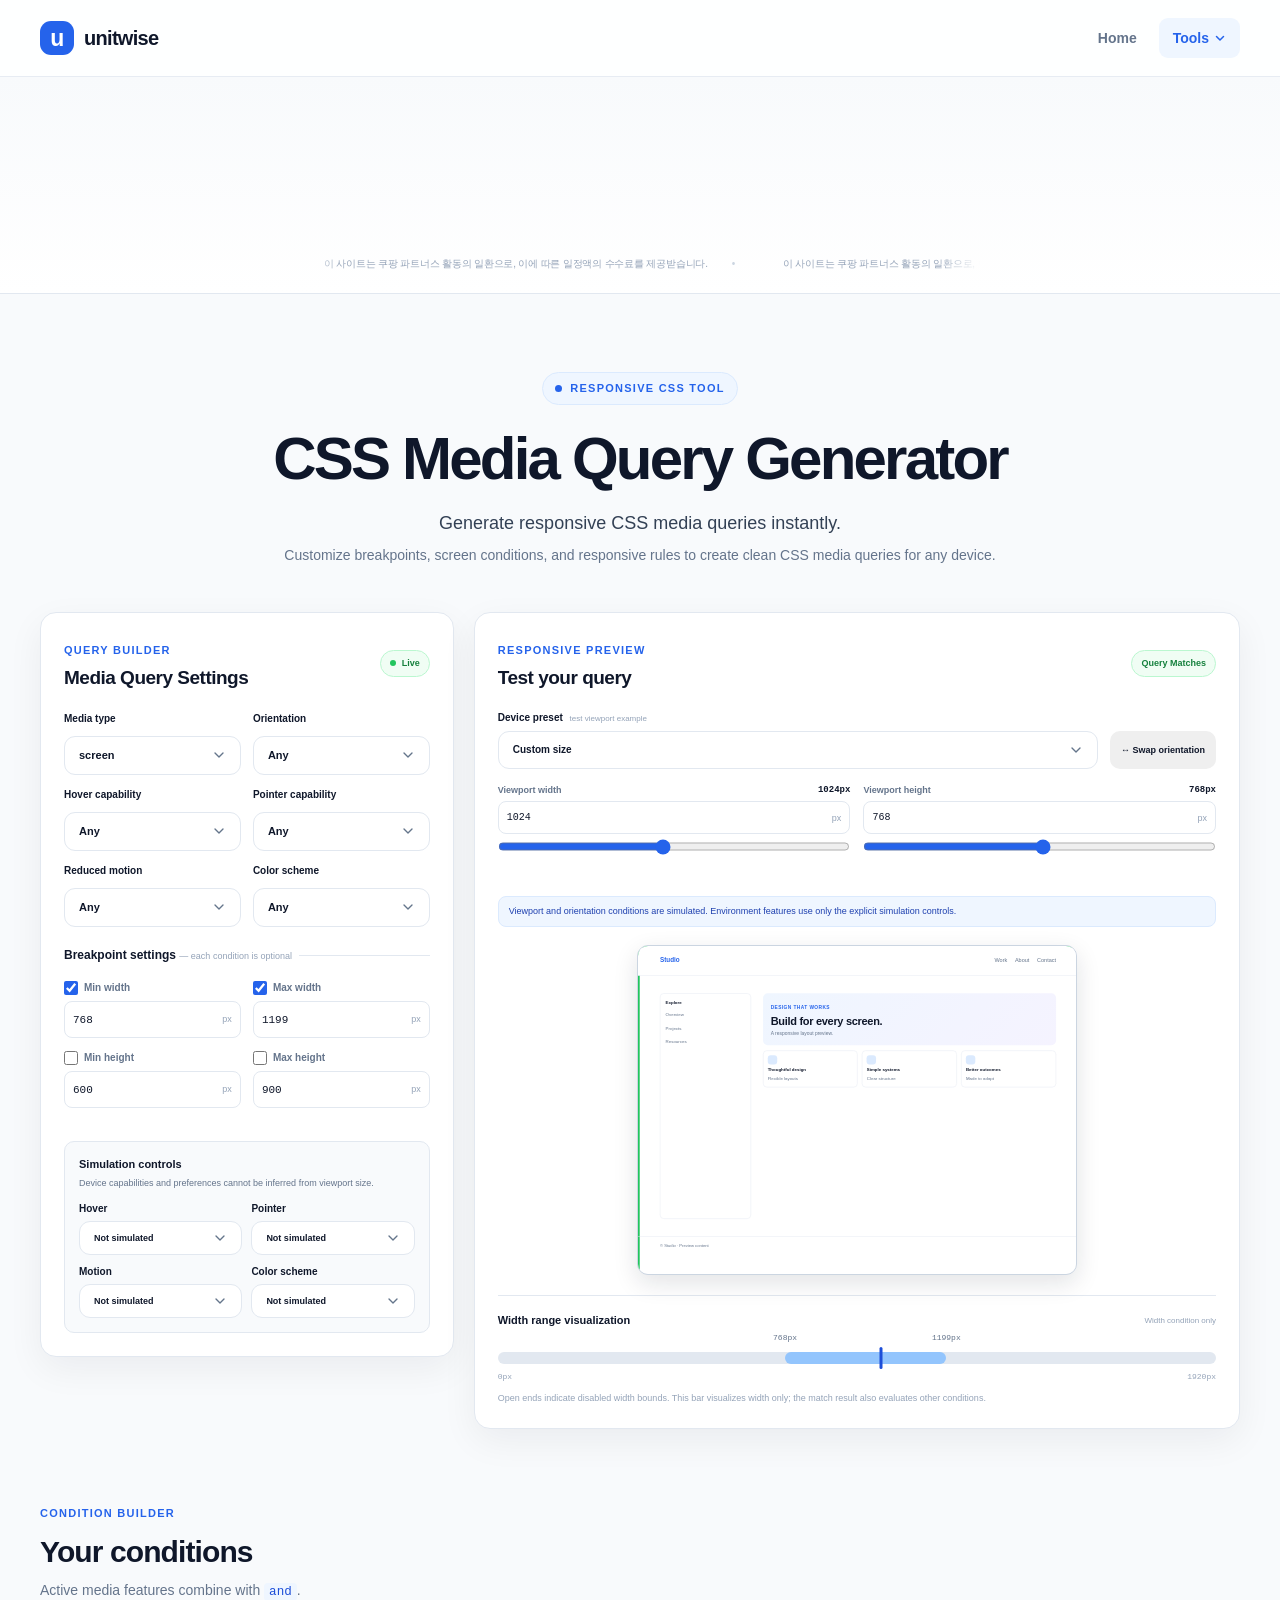
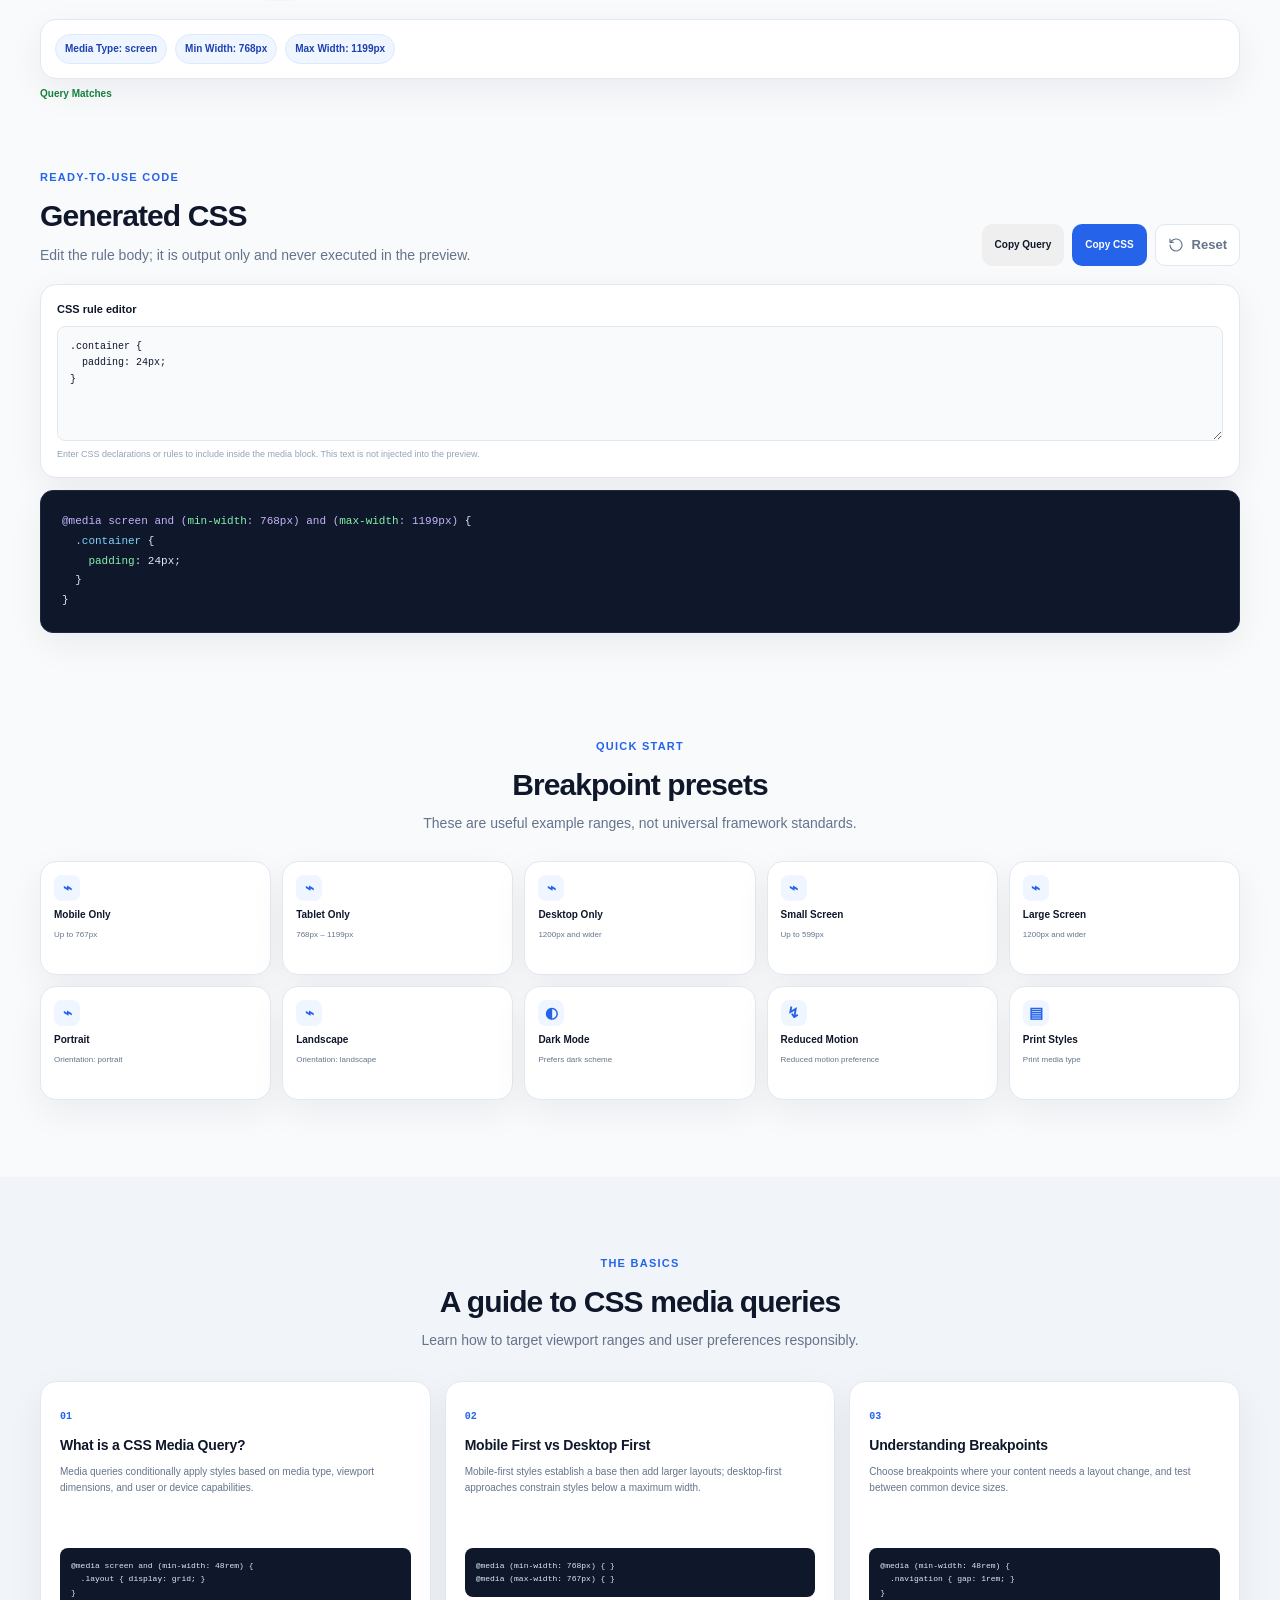
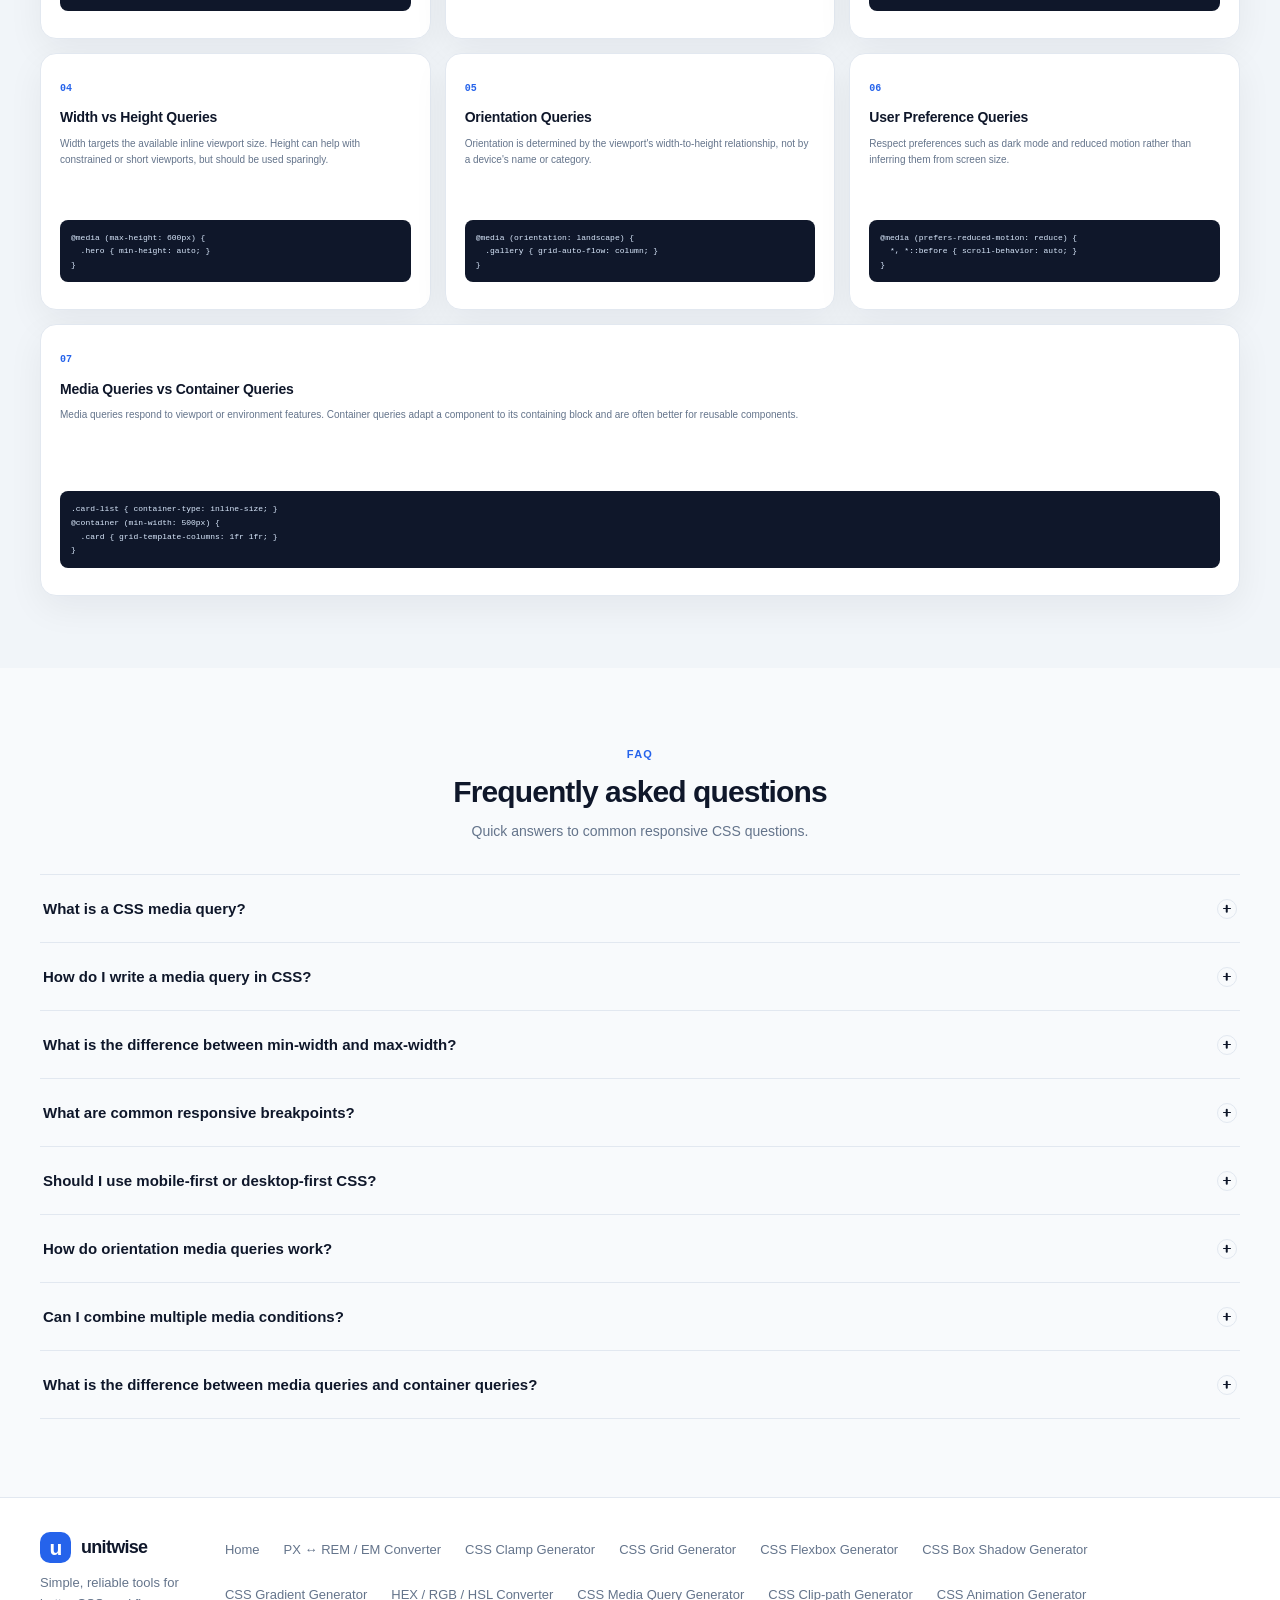
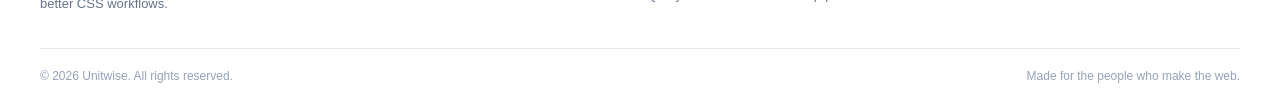
<file: media-query.html>
<!doctype html>
<html lang="en">

<head>
  <meta charset="utf-8">
  <meta name="viewport" content="width=device-width, initial-scale=1">

  <!-- Google tag (gtag.js) -->
  <script async src="https://www.googletagmanager.com/gtag/js?id=G-XFXFJ6M28G"></script>
  <script>
    window.dataLayer = window.dataLayer || [];
    function gtag() { dataLayer.push(arguments); }
    gtag('js', new Date());

    gtag('config', 'G-XFXFJ6M28G');
  </script>

  <meta name="description"
    content="Build and test responsive CSS media queries with breakpoint controls, device previews, and generated CSS.">
  <meta name="theme-color" content="#f8fafc">
  <title>CSS Media Query Generator | Unitwise</title>
  <link rel="canonical" href="https://adsite-ashen.vercel.app/media-query.html">

  <!-- Open Graph / Facebook -->
  <meta property="og:type" content="website">
  <meta property="og:url" content="https://adsite-ashen.vercel.app/media-query.html">
  <meta property="og:title" content="CSS Media Query Generator | Unitwise">
  <meta property="og:description"
    content="Build and test responsive CSS media queries with breakpoint controls, device previews, and generated CSS.">
  <meta property="og:site_name" content="Unitwise">

  <!-- Twitter -->
  <meta name="twitter:card" content="summary_large_image">
  <meta name="twitter:url" content="https://adsite-ashen.vercel.app/media-query.html">
  <meta name="twitter:title" content="CSS Media Query Generator | Unitwise">
  <meta name="twitter:description"
    content="Build and test responsive CSS media queries with breakpoint controls, device previews, and generated CSS.">

  <link rel="stylesheet" href="assets/css/normalize.css">
  <link rel="stylesheet" href="assets/css/reset.css">
  <link rel="stylesheet" href="assets/css/commons.css?v=3">
  <link rel="stylesheet" href="assets/css/media-query.css">
  <link rel="stylesheet" href="assets/css/responsive.css">
  <script src="https://code.jquery.com/jquery-3.7.1.min.js"
    integrity="sha256-/JqT3SQfawRcv/BIHPThkBvs0OEvtFFmqPF/lYI/Cxo=" crossorigin="anonymous"></script>
  <script src="assets/js/common.js?v=3"></script>
  <script src="assets/js/media-query.js"></script>

  <meta name="google-site-verification" content="XZpFfX3nSkuJwJqcZBJIZyjZYTVvXYMlZHfaFTL9WIM" />
  <meta name="naver-site-verification" content="78222065720b46b00c994ca2ac2a4b5945cfe280" />
</head>

<body data-page="media-query">
  <a class="skip-link" href="#main-content">Skip to content</a>
  <div id="header"></div>
  <div id="banner"></div>
  <main id="main-content">
    <section class="hero container" aria-labelledby="hero-title">
      <span class="eyebrow"><span class="eyebrow__dot" aria-hidden="true"></span>RESPONSIVE CSS TOOL</span>
      <h1 id="hero-title">CSS Media Query Generator</h1>
      <p class="hero__lead">Generate responsive CSS media queries instantly.</p>
      <p class="hero__description">Customize breakpoints, screen conditions, and responsive rules to create clean CSS
        media queries for any device.</p>
    </section>

    <section class="mq-workspace container" aria-label="Media query settings and responsive preview">
      <section class="mq-settings card" aria-labelledby="mq-settings-title">
        <div class="mq-panel-heading">
          <div><span class="eyebrow">QUERY BUILDER</span>
            <h2 id="mq-settings-title">Media Query Settings</h2>
          </div><span class="mq-live-badge"><i aria-hidden="true"></i> Live</span>
        </div>
        <div class="mq-field-grid">
          <div class="field-group"><label for="media-type">Media type</label><select id="media-type">
              <option value="all">all</option>
              <option value="screen" selected>screen</option>
              <option value="print">print</option>
            </select></div>
          <div class="field-group"><label for="mq-orientation">Orientation</label><select id="mq-orientation">
              <option value="any">Any</option>
              <option value="portrait">Portrait</option>
              <option value="landscape">Landscape</option>
            </select></div>
          <div class="field-group"><label for="mq-hover">Hover capability</label><select id="mq-hover">
              <option value="any">Any</option>
              <option value="hover">Hover</option>
              <option value="none">None</option>
            </select></div>
          <div class="field-group"><label for="mq-pointer">Pointer capability</label><select id="mq-pointer">
              <option value="any">Any</option>
              <option value="fine">Fine</option>
              <option value="coarse">Coarse</option>
              <option value="none">None</option>
            </select></div>
          <div class="field-group"><label for="mq-motion">Reduced motion</label><select id="mq-motion">
              <option value="any">Any</option>
              <option value="reduce">Reduce</option>
              <option value="no-preference">No Preference</option>
            </select></div>
          <div class="field-group"><label for="mq-scheme">Color scheme</label><select id="mq-scheme">
              <option value="any">Any</option>
              <option value="light">Light</option>
              <option value="dark">Dark</option>
            </select></div>
        </div>
        <fieldset class="mq-breakpoint-settings">
          <legend>Breakpoint settings <span>— each condition is optional</span></legend>
          <div class="mq-breakpoint-grid">
            <div class="mq-breakpoint-control"><label class="mq-condition-toggle"><input id="min-width-enabled"
                  type="checkbox" checked><span>Min width</span></label>
              <div class="mq-measure-input"><input id="min-width" type="number" min="0" max="5000" value="768"
                  aria-describedby="mq-validation"><span>px</span></div>
            </div>
            <div class="mq-breakpoint-control"><label class="mq-condition-toggle"><input id="max-width-enabled"
                  type="checkbox" checked><span>Max width</span></label>
              <div class="mq-measure-input"><input id="max-width" type="number" min="0" max="5000" value="1199"
                  aria-describedby="mq-validation"><span>px</span></div>
            </div>
            <div class="mq-breakpoint-control"><label class="mq-condition-toggle"><input id="min-height-enabled"
                  type="checkbox"><span>Min height</span></label>
              <div class="mq-measure-input"><input id="min-height" type="number" min="0" max="5000" value="600"
                  aria-describedby="mq-validation"><span>px</span></div>
            </div>
            <div class="mq-breakpoint-control"><label class="mq-condition-toggle"><input id="max-height-enabled"
                  type="checkbox"><span>Max height</span></label>
              <div class="mq-measure-input"><input id="max-height" type="number" min="0" max="5000" value="900"
                  aria-describedby="mq-validation"><span>px</span></div>
            </div>
          </div>
          <p class="mq-validation" id="mq-validation" role="alert" aria-live="polite"></p>
        </fieldset>
        <section class="mq-environment" aria-labelledby="mq-environment-title">
          <div>
            <h3 id="mq-environment-title">Simulation controls</h3>
            <p>Device capabilities and preferences cannot be inferred from viewport size.</p>
          </div>
          <div class="mq-simulation-grid">
            <div class="field-group"><label for="simulate-hover">Hover</label><select id="simulate-hover">
                <option value="unknown">Not simulated</option>
                <option value="hover">Hover</option>
                <option value="none">None</option>
              </select></div>
            <div class="field-group"><label for="simulate-pointer">Pointer</label><select id="simulate-pointer">
                <option value="unknown">Not simulated</option>
                <option value="fine">Fine</option>
                <option value="coarse">Coarse</option>
                <option value="none">None</option>
              </select></div>
            <div class="field-group"><label for="simulate-motion">Motion</label><select id="simulate-motion">
                <option value="unknown">Not simulated</option>
                <option value="reduce">Reduce</option>
                <option value="no-preference">No preference</option>
              </select></div>
            <div class="field-group"><label for="simulate-scheme">Color scheme</label><select id="simulate-scheme">
                <option value="unknown">Not simulated</option>
                <option value="light">Light</option>
                <option value="dark">Dark</option>
              </select></div>
          </div>
        </section>
      </section>

      <section class="mq-preview-panel card" aria-labelledby="mq-preview-title">
        <div class="mq-panel-heading">
          <div><span class="eyebrow">RESPONSIVE PREVIEW</span>
            <h2 id="mq-preview-title">Test your query</h2>
          </div><span id="mq-match-status" class="mq-match-status" role="status" aria-live="polite">Query Matches</span>
        </div>
        <div class="mq-device-controls">
          <div class="field-group"><label for="device-preset">Device preset <small>test viewport
                example</small></label><select id="device-preset">
              <option value="custom">Custom size</option>
              <option value="mobile-small">Mobile Small · 320 × 568</option>
              <option value="mobile">Mobile · 375 × 812</option>
              <option value="mobile-large">Mobile Large · 430 × 932</option>
              <option value="tablet">Tablet · 768 × 1024</option>
              <option value="laptop">Laptop · 1366 × 768</option>
              <option value="desktop">Desktop · 1440 × 900</option>
            </select></div>
          <button class="button button--secondary mq-orientation-button" id="swap-orientation" type="button"
            aria-label="Swap viewport width and height">↔ Swap orientation</button>
        </div>
        <div class="mq-dimension-controls">
          <div class="mq-dimension"><label for="viewport-width">Viewport width <output
                id="viewport-width-value">1024px</output></label>
            <div class="mq-dimension-input"><input id="viewport-width" type="number" min="240" max="1920" value="1024"
                aria-describedby="mq-preview-validation"><span>px</span></div><input class="mq-range"
              id="viewport-width-range" type="range" min="240" max="1920" value="1024"
              aria-label="Viewport width slider">
          </div>
          <div class="mq-dimension"><label for="viewport-height">Viewport height <output
                id="viewport-height-value">768px</output></label>
            <div class="mq-dimension-input"><input id="viewport-height" type="number" min="320" max="1200" value="768"
                aria-describedby="mq-preview-validation"><span>px</span></div><input class="mq-range"
              id="viewport-height-range" type="range" min="320" max="1200" value="768"
              aria-label="Viewport height slider">
          </div>
        </div>
        <p class="mq-validation" id="mq-preview-validation" role="alert" aria-live="polite"></p>
        <div class="mq-preview-note" id="mq-preview-note">Viewport and orientation conditions are simulated. Environment
          features use only the explicit simulation controls above.</div>
        <div class="mq-preview-outer" id="mq-preview-outer" aria-label="Scaled responsive website preview">
          <div class="mq-preview-frame" id="mq-preview-frame">
            <header class="mq-demo-header"><strong>Studio</strong>
              <nav aria-label="Preview navigation"><span>Work</span><span>About</span><span>Contact</span></nav><button
                type="button" aria-label="Preview menu">☰</button>
            </header>
            <div class="mq-demo-layout">
              <aside class="mq-demo-sidebar">
                <b>Explore</b><span>Overview</span><span>Projects</span><span>Resources</span>
              </aside>
              <div class="mq-demo-main">
                <div class="mq-demo-hero"><span>DESIGN THAT WORKS</span>
                  <h3>Build for every screen.</h3>
                  <p>A responsive layout preview.</p>
                </div>
                <div class="mq-demo-cards">
                  <article><i></i><b>Thoughtful design</b><span>Flexible layouts</span></article>
                  <article><i></i><b>Simple systems</b><span>Clear structure</span></article>
                  <article><i></i><b>Better outcomes</b><span>Made to adapt</span></article>
                </div>
              </div>
            </div>
            <footer class="mq-demo-footer">© Studio · Preview content</footer>
          </div>
        </div>
        <p class="mq-print-notice" id="mq-print-notice" hidden>Print media cannot be evaluated by a screen viewport
          simulation.</p>
        <section class="mq-breakpoint-visual" aria-labelledby="mq-range-title">
          <div class="mq-visual-heading">
            <h3 id="mq-range-title">Width range visualization</h3><span>Width condition only</span>
          </div>
          <div class="mq-range-bar" id="mq-range-bar" role="img" aria-label="Width condition visualization">
            <span class="mq-range-active" id="mq-range-active"></span><span class="mq-range-current"
              id="mq-range-current"></span><span class="mq-range-min-label" id="mq-range-min-label">768px</span><span
              class="mq-range-max-label" id="mq-range-max-label">1199px</span>
          </div>
          <div class="mq-range-scale"><span>0px</span><span>1920px</span></div>
          <p>Open ends indicate disabled width bounds. This bar visualizes width only; the match result also evaluates
            other conditions.</p>
        </section>
      </section>
    </section>

    <section class="mq-summary-section container" aria-labelledby="mq-summary-title">
      <div class="section-heading">
        <div><span class="eyebrow">CONDITION BUILDER</span>
          <h2 id="mq-summary-title">Your conditions</h2>
          <p>Active media features combine with <code>and</code>.</p>
        </div>
      </div>
      <div class="mq-condition-summary card" id="mq-condition-summary" aria-live="polite"></div>
      <p class="mq-summary-status" id="mq-summary-status">Query Matches</p>
    </section>

    <section class="mq-code-section container" aria-labelledby="mq-code-title">
      <div class="section-heading mq-code-heading">
        <div><span class="eyebrow">READY-TO-USE CODE</span>
          <h2 id="mq-code-title">Generated CSS</h2>
          <p>Edit the rule body; it is output only and never executed in the preview.</p>
        </div>
        <div class="mq-code-actions"><button class="button button--secondary" id="copy-query" type="button">Copy
            Query</button><button class="button button--copy" id="copy-css" type="button">Copy CSS</button><button
            class="button--reset text-button" id="reset-media-query" type="button"><svg viewBox="0 0 24 24"
              aria-hidden="true">
              <path d="M3 12a9 9 0 1 0 2.64-6.36L3 8m0-5v5h5" />
            </svg>Reset</button></div>
      </div>
      <div class="mq-rule-editor card"><label for="css-rule-editor">CSS rule editor</label><textarea
          id="css-rule-editor" spellcheck="false" aria-describedby="css-rule-hint">.container {
  padding: 24px;
}</textarea>
        <p id="css-rule-hint">Enter CSS declarations or rules to include inside the media block. This text is not
          injected into the preview.</p>
      </div>
      <div class="mq-code-window">
        <pre><code id="generated-css" aria-live="polite" aria-atomic="true"></code></pre>
      </div>
      <p class="mq-copy-status" id="mq-copy-status" role="status" aria-live="polite"></p>
    </section>

    <section class="mq-presets-section container" aria-labelledby="mq-presets-title">
      <div class="section-heading section-heading--center"><span class="eyebrow">QUICK START</span>
        <h2 id="mq-presets-title">Breakpoint presets</h2>
        <p>These are useful example ranges, not universal framework standards.</p>
      </div>
      <div class="mq-presets-grid" id="mq-presets"></div>
    </section>

    <section class="mq-guide-section" aria-labelledby="mq-guide-title">
      <div class="container">
        <div class="section-heading section-heading--center"><span class="eyebrow">THE BASICS</span>
          <h2 id="mq-guide-title">A guide to CSS media queries</h2>
          <p>Learn how to target viewport ranges and user preferences responsibly.</p>
        </div>
        <div class="mq-guide-grid">
          <article class="mq-guide-card card"><span>01</span>
            <h3>What is a CSS Media Query?</h3>
            <p>Media queries conditionally apply styles based on media type, viewport dimensions, and user or device
              capabilities.</p>
            <pre><code>@media screen and (min-width: 48rem) {
  .layout { display: grid; }
}</code></pre>
          </article>
          <article class="mq-guide-card card"><span>02</span>
            <h3>Mobile First vs Desktop First</h3>
            <p>Mobile-first styles establish a base then add larger layouts; desktop-first approaches constrain styles
              below a maximum width.</p>
            <pre><code>@media (min-width: 768px) { }
@media (max-width: 767px) { }</code></pre>
          </article>
          <article class="mq-guide-card card"><span>03</span>
            <h3>Understanding Breakpoints</h3>
            <p>Choose breakpoints where your content needs a layout change, and test between common device sizes.</p>
            <pre><code>@media (min-width: 48rem) {
  .navigation { gap: 1rem; }
}</code></pre>
          </article>
          <article class="mq-guide-card card"><span>04</span>
            <h3>Width vs Height Queries</h3>
            <p>Width targets the available inline viewport size. Height can help with constrained or short viewports,
              but should be used sparingly.</p>
            <pre><code>@media (max-height: 600px) {
  .hero { min-height: auto; }
}</code></pre>
          </article>
          <article class="mq-guide-card card"><span>05</span>
            <h3>Orientation Queries</h3>
            <p>Orientation is determined by the viewport's width-to-height relationship, not by a device's name or
              category.</p>
            <pre><code>@media (orientation: landscape) {
  .gallery { grid-auto-flow: column; }
}</code></pre>
          </article>
          <article class="mq-guide-card card"><span>06</span>
            <h3>User Preference Queries</h3>
            <p>Respect preferences such as dark mode and reduced motion rather than inferring them from screen size.</p>
            <pre><code>@media (prefers-reduced-motion: reduce) {
  *, *::before { scroll-behavior: auto; }
}</code></pre>
          </article>
          <article class="mq-guide-card card mq-guide-card--wide"><span>07</span>
            <h3>Media Queries vs Container Queries</h3>
            <p>Media queries respond to viewport or environment features. Container queries adapt a component to its
              containing block and are often better for reusable components.</p>
            <pre><code>.card-list { container-type: inline-size; }
@container (min-width: 500px) {
  .card { grid-template-columns: 1fr 1fr; }
}</code></pre>
          </article>
        </div>
      </div>
    </section>

    <section class="faq-section mq-faq container" aria-labelledby="mq-faq-title">
      <div class="section-heading section-heading--center"><span class="eyebrow">FAQ</span>
        <h2 id="mq-faq-title">Frequently asked questions</h2>
        <p>Quick answers to common responsive CSS questions.</p>
      </div>
      <div class="faq-list">
        <article class="faq-item">
          <h3><button class="faq-question" id="mq-faq-q1" type="button" aria-expanded="false"
              aria-controls="mq-faq-a1"><span>What is a CSS media query?</span><span class="faq-icon"
                aria-hidden="true"></span></button></h3>
          <div class="faq-answer" id="mq-faq-a1" role="region" aria-labelledby="mq-faq-q1" hidden>
            <p>A media query conditionally applies CSS when the document matches a media type and one or more media
              features.</p>
          </div>
        </article>
        <article class="faq-item">
          <h3><button class="faq-question" id="mq-faq-q2" type="button" aria-expanded="false"
              aria-controls="mq-faq-a2"><span>How do I write a media query in CSS?</span><span class="faq-icon"
                aria-hidden="true"></span></button></h3>
          <div class="faq-answer" id="mq-faq-a2" role="region" aria-labelledby="mq-faq-q2" hidden>
            <p>Use an @media rule followed by a media type or feature condition, then place the styles inside braces,
              for example @media (min-width: 768px) { ... }.</p>
          </div>
        </article>
        <article class="faq-item">
          <h3><button class="faq-question" id="mq-faq-q3" type="button" aria-expanded="false"
              aria-controls="mq-faq-a3"><span>What is the difference between min-width and max-width?</span><span
                class="faq-icon" aria-hidden="true"></span></button></h3>
          <div class="faq-answer" id="mq-faq-a3" role="region" aria-labelledby="mq-faq-q3" hidden>
            <p>min-width matches when the viewport is at least the specified width; max-width matches when it is no
              wider than the specified width. Both include their boundary values.</p>
          </div>
        </article>
        <article class="faq-item">
          <h3><button class="faq-question" id="mq-faq-q4" type="button" aria-expanded="false"
              aria-controls="mq-faq-a4"><span>What are common responsive breakpoints?</span><span class="faq-icon"
                aria-hidden="true"></span></button></h3>
          <div class="faq-answer" id="mq-faq-a4" role="region" aria-labelledby="mq-faq-q4" hidden>
            <p>There is no universal set. Choose breakpoints where your content or layout needs to change and verify the
              design across a range of widths.</p>
          </div>
        </article>
        <article class="faq-item">
          <h3><button class="faq-question" id="mq-faq-q5" type="button" aria-expanded="false"
              aria-controls="mq-faq-a5"><span>Should I use mobile-first or desktop-first CSS?</span><span
                class="faq-icon" aria-hidden="true"></span></button></h3>
          <div class="faq-answer" id="mq-faq-a5" role="region" aria-labelledby="mq-faq-q5" hidden>
            <p>Both can work. Mobile-first commonly starts with base styles and progressively enhances with min-width
              queries, which often keeps small-screen rules straightforward.</p>
          </div>
        </article>
        <article class="faq-item">
          <h3><button class="faq-question" id="mq-faq-q6" type="button" aria-expanded="false"
              aria-controls="mq-faq-a6"><span>How do orientation media queries work?</span><span class="faq-icon"
                aria-hidden="true"></span></button></h3>
          <div class="faq-answer" id="mq-faq-a6" role="region" aria-labelledby="mq-faq-q6" hidden>
            <p>portrait matches when the viewport height is greater than or equal to its width; landscape matches when
              its width is greater than its height.</p>
          </div>
        </article>
        <article class="faq-item">
          <h3><button class="faq-question" id="mq-faq-q7" type="button" aria-expanded="false"
              aria-controls="mq-faq-a7"><span>Can I combine multiple media conditions?</span><span class="faq-icon"
                aria-hidden="true"></span></button></h3>
          <div class="faq-answer" id="mq-faq-a7" role="region" aria-labelledby="mq-faq-q7" hidden>
            <p>Yes. Join conditions with and when all should match, or use comma-separated queries when any one may
              match.</p>
          </div>
        </article>
        <article class="faq-item">
          <h3><button class="faq-question" id="mq-faq-q8" type="button" aria-expanded="false"
              aria-controls="mq-faq-a8"><span>What is the difference between media queries and container
                queries?</span><span class="faq-icon" aria-hidden="true"></span></button></h3>
          <div class="faq-answer" id="mq-faq-a8" role="region" aria-labelledby="mq-faq-q8" hidden>
            <p>Media queries react to viewport and environment features. Container queries react to the size or style of
              a designated ancestor container.</p>
          </div>
        </article>
      </div>
    </section>
  </main>
  <div id="footer"></div>

  <script type="text/javascript" src="//wcs.pstatic.net/wcslog.js"></script>
  <script type="text/javascript">
    if (!wcs_add) var wcs_add = {};
    wcs_add["wa"] = "2c5a9543d86cdc";
    if (window.wcs) {
      wcs_do();
    }
  </script>
</body>

</html>
</file>
<file: assets/css/commons.css>
:root {
  color-scheme: light;
  --color-primary: #2563eb;
  --color-primary-dark: #1d4ed8;
  --color-primary-soft: #eff6ff;
  --color-background: #f8fafc;
  --color-surface: #ffffff;
  --color-text: #0f172a;
  --color-text-secondary: #64748b;
  --color-text-muted: #94a3b8;
  --color-border: #e2e8f0;
  --color-border-strong: #cbd5e1;
  --color-success: #15803d;
  --color-error: #b91c1c;
  --font-sans: Inter, Pretendard, -apple-system, BlinkMacSystemFont, "Segoe UI", sans-serif;
  --font-mono: "SFMono-Regular", Consolas, "Liberation Mono", monospace;
  --container-width: 1200px;
  --space-1: 4px;
  --space-2: 8px;
  --space-3: 12px;
  --space-4: 16px;
  --space-5: 24px;
  --space-6: 32px;
  --space-7: 48px;
  --space-8: 64px;
  --radius-small: 10px;
  --radius-medium: 16px;
  --radius-large: 22px;
  --shadow-card: 0 12px 36px rgb(15 23 42 / 6%);
  --transition-fast: 180ms ease;
}

body {
  background: var(--color-background);
  color: var(--color-text);
  font-family: var(--font-sans);
  font-size: 16px;
  line-height: 1.6;
  -webkit-font-smoothing: antialiased;
}

button,
input,
select {
  color: inherit;
}

button:focus-visible,
a:focus-visible,
input:focus-visible,
select:focus-visible,
.table-scroll:focus-visible {
  outline: 3px solid rgb(37 99 235 / 35%);
  outline-offset: 3px;
}

.container {
  width: min(calc(100% - 48px), var(--container-width));
  margin-inline: auto;
}

.skip-link {
  position: fixed;
  z-index: 20;
  top: 12px;
  left: 12px;
  padding: 10px 16px;
  transform: translateY(-160%);
  border-radius: var(--radius-small);
  background: var(--color-text);
  color: white;
  transition: transform var(--transition-fast);
}

.skip-link:focus {
  transform: translateY(0);
}

.site-header {
  position: relative;
  z-index: 5;
  border-bottom: 1px solid rgb(226 232 240 / 80%);
  background: rgb(255 255 255 / 92%);
}

.site-header__inner {
  display: flex;
  min-height: 76px;
  align-items: center;
  justify-content: space-between;
}

.brand {
  display: inline-flex;
  align-items: center;
  gap: 10px;
  color: var(--color-text);
  font-size: 20px;
  font-weight: 750;
  letter-spacing: -0.7px;
}

.brand__mark {
  display: grid;
  width: 34px;
  height: 34px;
  place-items: center;
  border-radius: 11px;
  background: var(--color-primary);
  color: white;
  font-size: 23px;
  font-weight: 800;
  line-height: 1;
}

.site-nav {
  display: flex;
  align-items: center;
  gap: 8px;
}

.site-nav__dropdown {
  position: relative;
}

.site-nav__dropdown-toggle {
  display: inline-flex;
  align-items: center;
  gap: 5px;
  border: 0;
  background: transparent;
  cursor: pointer;
}

.site-nav__dropdown-icon {
  width: 12px;
  height: 12px;
  stroke: currentColor;
  stroke-width: 1.5;
  opacity: 0.7;
  transition: opacity var(--transition-fast), color var(--transition-fast), stroke var(--transition-fast);
  flex-shrink: 0;
  pointer-events: none;
  background: none;
  border: 0;
  box-shadow: none;
  transform: none !important;
}

.site-nav__dropdown-toggle:hover .site-nav__dropdown-icon,
.site-nav__dropdown-toggle:focus-visible .site-nav__dropdown-icon,
.site-nav__dropdown-toggle.is-active .site-nav__dropdown-icon,
.site-nav__dropdown-toggle[aria-expanded="true"] .site-nav__dropdown-icon {
  opacity: 1;
  color: var(--color-primary);
  transform: none !important;
}

.site-nav__dropdown-menu {
  position: absolute;
  z-index: 10;
  top: calc(100% + 8px);
  right: 0;
  display: grid;
  width: 300px;
  max-height: min(76vh, 560px);
  overflow-y: auto;
  gap: 8px;
  padding: 12px;
  border: 1px solid var(--color-border);
  border-radius: 13px;
  background: white;
  box-shadow: var(--shadow-card);
  opacity: 0;
  visibility: hidden;
  pointer-events: none;
  transform: translateY(-6px);
  transition: opacity var(--transition-fast), transform var(--transition-fast), visibility var(--transition-fast);
}

.site-nav__dropdown-menu.is-open {
  opacity: 1;
  visibility: visible;
  pointer-events: auto;
  transform: translateY(0);
}

.site-nav__dropdown-menu.is-closing {
  opacity: 0;
  visibility: hidden;
  pointer-events: none;
  transform: translateY(-6px);
}

.site-nav__dropdown-group {
  display: grid;
  gap: 2px;
}

.site-nav__dropdown-category {
  margin: 3px 9px 2px;
  color: var(--color-text-muted);
  font-size: 10px;
  font-weight: 750;
  letter-spacing: 0.11em;
  line-height: 1.4;
  text-transform: uppercase;
}

.site-nav__dropdown-menu[hidden]:not(.is-open):not(.is-closing) {
  display: none;
}

.site-nav__dropdown-menu .site-nav__link {
  font-size: 13px;
}

.site-nav__link {
  padding: 9px 14px;
  border-radius: 9px;
  color: var(--color-text-secondary);
  font-size: 14px;
  font-weight: 550;
  transition: color var(--transition-fast), background var(--transition-fast);
}

.site-nav__link:hover,
.site-nav__link.is-active,
.site-nav__dropdown-toggle[aria-expanded="true"] {
  background: var(--color-primary-soft);
  color: var(--color-primary);
}

.menu-toggle {
  display: none;
  width: 44px;
  height: 44px;
  align-items: center;
  justify-content: center;
  flex-direction: column;
  gap: 5px;
  border: 1px solid var(--color-border);
  border-radius: 12px;
  background: white;
}

.menu-toggle span {
  width: 18px;
  height: 2px;
  border-radius: 2px;
  background: var(--color-text);
  transition: transform var(--transition-fast), opacity var(--transition-fast);
}

.button {
  display: inline-flex;
  min-height: 44px;
  align-items: center;
  justify-content: center;
  gap: 9px;
  padding: 0 16px;
  border: 1px solid transparent;
  border-radius: 10px;
  font-size: 14px;
  font-weight: 650;
  transition: background var(--transition-fast), border-color var(--transition-fast), color var(--transition-fast), transform var(--transition-fast);
}

.button:active,
.swap-button:active {
  transform: translateY(1px);
}

.button--copy {
  background: var(--color-primary);
  color: white;
}

.button--copy:hover {
  background: var(--color-primary-dark);
}

.button--copy svg,
.text-button svg {
  width: 17px;
  height: 17px;
  fill: none;
  stroke: currentColor;
  stroke-linecap: round;
  stroke-linejoin: round;
  stroke-width: 1.8;
}

/* ==========================================================================
   Standard Reset Button Component (Reference: CSS Flexbox Generator)
   ========================================================================== */

.button--reset {
  display: inline-flex;
  align-items: center;
  justify-content: center;
  flex-direction: row;
  min-height: 42px;
  gap: 8px;
  padding: 0 12px;
  border: 1px solid var(--color-border);
  border-radius: 10px;
  background: var(--color-surface);
  color: var(--color-text-secondary);
  font-family: inherit;
  font-size: 13px;
  font-weight: 650;
  line-height: 1;
  white-space: nowrap;
  cursor: pointer;
  flex: 0 0 auto;
  transition: color var(--transition-fast), border-color var(--transition-fast), background var(--transition-fast), transform var(--transition-fast);
}

.button--reset:hover {
  border-color: var(--color-primary);
  background: var(--color-primary-soft);
  color: var(--color-primary);
}

.button--reset:active {
  transform: translateY(1px);
}

.button--reset svg {
  width: 16px;
  height: 16px;
  flex-shrink: 0;
  fill: none;
  stroke: currentColor;
  stroke-linecap: round;
  stroke-linejoin: round;
  stroke-width: 1.7;
}

@media (max-width: 600px) {
  .section-heading .button--reset,
  .color-panel-heading .button--reset,
  .color-adjustments-heading .button--reset {
    min-height: 38px;
    padding-inline: 9px;
  }
}

@media (prefers-reduced-motion: reduce) {
  .button--reset {
    transition: none;
  }
}

.field-group {
  display: grid;
  min-width: 0;
  gap: 9px;
}

.field-group label {
  color: var(--color-text);
  font-size: 13px;
  font-weight: 650;
}

.field-group label span {
  color: var(--color-text-muted);
  font-weight: 450;
}

.field-group input,
.field-group select {
  width: 100%;
  min-width: 0;
  height: 54px;
  border: 1px solid var(--color-border);
  border-radius: 11px;
  background-color: white;
  color: var(--color-text);
  transition: border-color var(--transition-fast), box-shadow var(--transition-fast);
}

.field-group input {
  padding: 0 14px;
  font-variant-numeric: tabular-nums;
}

.field-group select {
  padding: 0 38px 0 14px;
  appearance: none;
  background-image: url("data:image/svg+xml,%3Csvg xmlns='http://www.w3.org/2000/svg' width='16' height='16' viewBox='0 0 24 24' fill='none' stroke='%2364758b' stroke-width='2' stroke-linecap='round' stroke-linejoin='round'%3E%3Cpath d='m6 9 6 6 6-6'/%3E%3C/svg%3E");
  background-repeat: no-repeat;
  background-position: right 13px center;
  font-size: 15px;
  font-weight: 650;
}

.field-group input:hover,
.field-group select:hover {
  border-color: var(--color-border-strong);
}

.field-group input:focus,
.field-group select:focus {
  border-color: var(--color-primary);
  outline: none;
  box-shadow: 0 0 0 3px rgb(37 99 235 / 12%);
}

.input-with-select,
.input-with-suffix {
  display: flex;
  min-width: 0;
  align-items: center;
  overflow: hidden;
  border: 1px solid var(--color-border);
  border-radius: 11px;
  background: white;
  transition: border-color var(--transition-fast), box-shadow var(--transition-fast);
}

.input-with-select:focus-within,
.input-with-suffix:focus-within {
  border-color: var(--color-primary);
  box-shadow: 0 0 0 3px rgb(37 99 235 / 12%);
}

.input-with-select input,
.input-with-suffix input {
  height: 52px;
  border: 0;
  border-radius: 0;
  box-shadow: none;
}

.input-with-select input:focus,
.input-with-suffix input:focus {
  border: 0;
  box-shadow: none;
}

.input-with-select select {
  width: 104px;
  height: 52px;
  flex: 0 0 104px;
  border: 0;
  border-left: 1px solid var(--color-border);
  border-radius: 0;
  background-color: #f8fafc;
}

.input-with-suffix span {
  padding: 0 16px;
  color: var(--color-text-secondary);
  font-size: 14px;
}

.section-heading {
  display: flex;
  align-items: flex-end;
  justify-content: space-between;
  gap: 24px;
}

.section-heading--center {
  display: block;
  text-align: center;
}

.section-heading--center h2 {
  margin-top: 9px;
}

.section-heading--center p {
  margin-top: 10px;
}

.section-heading h2 {
  margin-top: 8px;
  font-size: clamp(23px, 2.4vw, 30px);
  font-weight: 720;
  letter-spacing: -0.9px;
  line-height: 1.25;
}

.section-heading p {
  margin-top: 9px;
  color: var(--color-text-secondary);
  font-size: 14px;
}

.eyebrow {
  display: inline-flex;
  align-items: center;
  gap: 8px;
  color: var(--color-primary);
  font-size: 11px;
  font-weight: 750;
  letter-spacing: 1.25px;
}

.hero {
  padding-top: 78px;
  padding-bottom: 45px;
  text-align: center;
}

.hero .eyebrow {
  padding: 7px 12px;
  border: 1px solid #dbeafe;
  border-radius: 999px;
  background: #eff6ff;
}

.eyebrow__dot {
  width: 7px;
  height: 7px;
  border-radius: 50%;
  background: var(--color-primary);
}

.hero h1 {
  margin-top: 20px;
  font-size: clamp(40px, 5vw, 60px);
  font-weight: 760;
  letter-spacing: -2.8px;
  line-height: 1.12;
}

.hero h1 > span {
  color: var(--color-primary);
  font-size: 0.82em;
  font-weight: 500;
}

.hero__lead {
  margin-top: 17px;
  color: #334155;
  font-size: 18px;
}

.hero__description {
  margin-top: 6px;
  color: var(--color-text-secondary);
  font-size: 14px;
}

.card {
  border: 1px solid var(--color-border);
  border-radius: var(--radius-medium);
  background: var(--color-surface);
  box-shadow: var(--shadow-card);
}

.converter-card__badge {
  display: inline-flex;
  align-items: center;
  gap: 7px;
  padding: 7px 11px;
  border: 1px solid var(--color-border);
  border-radius: 999px;
  background: white;
  color: var(--color-text-secondary);
  font-size: 12px;
  white-space: nowrap;
}

.converter-card__badge span {
  color: var(--color-primary);
}

.faq-list {
  margin-top: 32px;
  border-top: 1px solid var(--color-border);
}

.faq-item {
  border-bottom: 1px solid var(--color-border);
}

.faq-item h3 {
  font-size: inherit;
  font-weight: inherit;
}

.faq-question {
  display: flex;
  width: 100%;
  min-height: 67px;
  align-items: center;
  justify-content: space-between;
  gap: 18px;
  padding: 14px 3px;
  border: 0;
  background: transparent;
  color: var(--color-text);
  font-size: 15px;
  font-weight: 630;
  text-align: left;
  transition: color var(--transition-fast);
}

.faq-question:hover,
.faq-question[aria-expanded="true"] {
  color: var(--color-primary);
}

.faq-icon {
  position: relative;
  width: 20px;
  height: 20px;
  flex: 0 0 20px;
  border: 1px solid var(--color-border);
  border-radius: 50%;
}

.faq-icon::before,
.faq-icon::after {
  position: absolute;
  top: 8px;
  left: 5px;
  width: 8px;
  height: 1.5px;
  border-radius: 2px;
  background: currentColor;
  content: "";
}

.faq-icon::after {
  transform: rotate(90deg);
  transition: transform var(--transition-fast);
}

.faq-question[aria-expanded="true"] .faq-icon::after {
  transform: rotate(0);
}

.faq-answer {
  padding: 0 38px 19px 3px;
  color: var(--color-text-secondary);
  font-size: 13px;
  line-height: 1.75;
}

.component-error {
  padding: 14px 24px;
  background: #fff7ed;
  color: #9a3412;
  font-size: 14px;
  text-align: center;
}

.site-footer {
  border-top: 1px solid var(--color-border);
  background: white;
}

.site-footer__main {
  display: flex;
  min-height: 150px;
  align-items: center;
  justify-content: space-between;
  gap: 28px;
}

.brand--footer {
  font-size: 18px;
}

.brand--footer .brand__mark {
  width: 31px;
  height: 31px;
  border-radius: 10px;
  font-size: 21px;
}

.site-footer__about p {
  margin-top: 10px;
  color: var(--color-text-secondary);
  font-size: 13px;
}

.footer-nav {
  display: flex;
  flex-wrap: wrap;
  gap: 24px;
}

.footer-nav a {
  color: var(--color-text-secondary);
  font-size: 13px;
  transition: color var(--transition-fast);
}

.footer-nav a:hover {
  color: var(--color-primary);
}

.site-footer__bottom {
  display: flex;
  min-height: 56px;
  align-items: center;
  justify-content: space-between;
  gap: 12px;
  border-top: 1px solid var(--color-border);
  color: var(--color-text-muted);
  font-size: 12px;
}

/* ==========================================================================
   Coupang Partners Banner & Marquee
   ========================================================================== */
.coupang-banner-area {
  position: relative;
  z-index: 1;
  width: 100%;
  padding: 18px 0 14px;
  background: linear-gradient(180deg, #f8fafc 0%, #ffffff 100%);
  border-bottom: 1px solid var(--color-border);
}

.coupang-banner-container {
  display: flex;
  flex-direction: column;
  align-items: center;
  justify-content: center;
}

.coupang-banner-wrapper {
  display: flex;
  justify-content: center;
  align-items: center;
  width: 100%;
  min-height: 140px;
}

.coupang-banner {
  width: 100%;
  min-height: 140px;
}

.coupang-banner ins {
  display: block !important;
  margin: 0 auto !important;
  text-align: center;
}

.coupang-banner iframe {
  display: block !important;
  margin: 0 auto !important;
  border: none !important;
  border-radius: var(--radius-small, 10px);
  box-shadow: 0 4px 16px rgba(15, 23, 42, 0.05);
}

/* PC 배너: 기본 표시, 모바일 숨김 */
.coupang-banner--pc {
  display: flex;
  justify-content: center;
}

.coupang-banner--mobile {
  display: none;
  justify-content: center;
}

/* 모바일 분기 (768px 이하) */
@media (max-width: 768px) {
  .coupang-banner-area {
    padding: 14px 0 10px;
  }

  .coupang-banner--pc {
    display: none !important;
  }

  .coupang-banner--mobile {
    display: flex !important;
  }
}

/* 마퀴 (흐르는 문구) */
.coupang-marquee {
  width: 100%;
  max-width: 680px;
  overflow: hidden;
  position: relative;
  margin-top: 10px;
  padding: 4px 0;
  user-select: none;
  mask-image: linear-gradient(to right, transparent, black 6%, black 94%, transparent);
  -webkit-mask-image: linear-gradient(to right, transparent, black 6%, black 94%, transparent);
}

@media (max-width: 768px) {
  .coupang-marquee {
    max-width: 280px;
  }
}

.coupang-marquee__track {
  display: inline-flex;
  white-space: nowrap;
  will-change: transform;
  animation: coupangNoticeMarquee 22s linear infinite;
}

.coupang-marquee:hover .coupang-marquee__track {
  animation-play-state: paused;
}

.coupang-marquee__item {
  display: inline-flex;
  align-items: center;
  font-size: 10px;
  line-height: 1.4;
  color: var(--color-text-muted, #94a3b8);
  letter-spacing: -0.2px;
  padding: 0 24px;
}

.coupang-marquee__item::after {
  content: "•";
  margin-left: 24px;
  color: var(--color-border-strong, #cbd5e1);
}

@keyframes coupangNoticeMarquee {
  0% {
    transform: translateX(0);
  }
  100% {
    transform: translateX(-50%);
  }
}
</file>
<file: assets/css/style.css>
.converter-section {
  max-width: 940px;
  padding-bottom: 92px;
}

.converter-card {
  padding: 32px;
  border: 1px solid var(--color-border);
  border-radius: var(--radius-large);
  background: var(--color-surface);
  box-shadow: var(--shadow-card);
}

.converter-card__heading {
  align-items: center;
}

.converter-card__heading h2 {
  font-size: 24px;
}

.table-root-badge {
  display: inline-flex;
  align-items: center;
  gap: 7px;
  padding: 7px 11px;
  border: 1px solid var(--color-border);
  border-radius: 999px;
  background: white;
  color: var(--color-text-secondary);
  font-size: 12px;
  white-space: nowrap;
}

.converter-fields {
  display: grid;
  grid-template-columns: minmax(0, 1fr) 46px minmax(0, 0.68fr);
  align-items: end;
  gap: 16px;
  margin-top: 27px;
}

.swap-button {
  display: grid;
  width: 44px;
  height: 44px;
  place-items: center;
  margin-bottom: 5px;
  border: 1px solid var(--color-border);
  border-radius: 12px;
  background: white;
  color: var(--color-primary);
  transition: background var(--transition-fast), border-color var(--transition-fast), transform var(--transition-fast);
}

.swap-button:hover {
  border-color: #bfdbfe;
  background: var(--color-primary-soft);
}

.swap-button svg {
  width: 19px;
  height: 19px;
  fill: none;
  stroke: currentColor;
  stroke-linecap: round;
  stroke-linejoin: round;
  stroke-width: 1.7;
}

.field-select {
  font-variant-numeric: tabular-nums;
}

.base-settings {
  display: grid;
  grid-template-columns: repeat(2, minmax(0, 1fr));
  gap: 15px 18px;
  margin-top: 22px;
  padding-top: 20px;
  border-top: 1px solid #eef2f6;
}

.base-settings__field {
  gap: 7px;
}

.base-settings__field label {
  color: var(--color-text-secondary);
  font-size: 12px;
}

.base-settings__field input {
  height: 44px;
  font-size: 14px;
}

.base-settings__hint {
  grid-column: 1 / -1;
  color: var(--color-text-muted);
  font-size: 12px;
}

.result-panel {
  display: flex;
  min-height: 104px;
  align-items: center;
  justify-content: space-between;
  gap: 20px;
  margin-top: 22px;
  padding: 18px 20px;
  border: 1px solid #dbeafe;
  border-radius: 14px;
  background: linear-gradient(105deg, #f5f9ff, #f8fbff);
}

.result-panel__label {
  display: block;
  color: var(--color-text-secondary);
  font-size: 10px;
  font-weight: 750;
  letter-spacing: 1px;
}

.result-panel__value {
  display: block;
  margin-top: 2px;
  color: var(--color-primary-dark);
  font-family: var(--font-mono);
  font-size: clamp(25px, 4vw, 34px);
  font-weight: 700;
  letter-spacing: -1.1px;
  line-height: 1.3;
  overflow-wrap: anywhere;
}

.result-panel__value span {
  color: #64748b;
  font-size: 0.68em;
  font-weight: 550;
  letter-spacing: 0;
}

.form-message {
  min-height: 20px;
  margin-top: 8px;
  color: var(--color-error);
  font-size: 12px;
}

.form-message:empty {
  display: none;
}

.form-message.is-success {
  color: var(--color-success);
}

.converter-card__footer {
  display: flex;
  align-items: center;
  justify-content: space-between;
  gap: 16px;
  padding-top: 15px;
  border-top: 1px solid #eef2f6;
  color: var(--color-text-muted);
  font-size: 12px;
}

.text-button:not(.button--reset) {
  display: inline-flex;
  align-items: center;
  gap: 7px;
  padding: 5px 0 5px 8px;
  border: 0;
  background: transparent;
  color: var(--color-text-secondary);
  font-size: 12px;
  font-weight: 600;
  white-space: nowrap;
  transition: color var(--transition-fast);
}

.text-button:not(.button--reset):hover {
  color: var(--color-primary);
}

.text-button:not(.button--reset) svg {
  width: 15px;
  height: 15px;
}

.quick-table-section {
  padding-bottom: 96px;
}

.quick-table-section .section-heading {
  margin-bottom: 22px;
}

.table-root-badge {
  border-radius: 10px;
  color: var(--color-text-secondary);
  font-size: 12px;
}

.table-root-badge strong {
  color: var(--color-text);
  font-family: var(--font-mono);
  font-size: 13px;
}

.table-scroll {
  overflow-x: auto;
  border: 1px solid var(--color-border);
  border-radius: 14px;
  background: white;
  scrollbar-color: #cbd5e1 transparent;
  scrollbar-width: thin;
}

.conversion-table {
  width: 100%;
  min-width: 460px;
  text-align: left;
}

.conversion-table th,
.conversion-table td {
  width: 25%;
  padding: 13px 20px;
  border-bottom: 1px solid #eef2f6;
  font-size: 13px;
}

.conversion-table th {
  background: #f8fafc;
  color: var(--color-text-secondary);
  font-size: 11px;
  font-weight: 700;
  letter-spacing: 0.55px;
  text-transform: uppercase;
}

.conversion-table td:nth-child(even) {
  color: var(--color-primary-dark);
  font-family: var(--font-mono);
  font-weight: 600;
}

.conversion-table tbody tr:last-child td {
  border-bottom: 0;
}

.conversion-table tbody tr:hover {
  background: #f8fbff;
}

.guide-section {
  padding: 76px 0 84px;
  border-top: 1px solid #eef2f6;
  border-bottom: 1px solid #eef2f6;
  background: #f1f5f9;
}

.guide-grid {
  display: grid;
  grid-template-columns: repeat(3, minmax(0, 1fr));
  gap: 20px;
  margin-top: 34px;
}

.guide-card {
  min-width: 0;
  padding: 23px;
  border: 1px solid var(--color-border);
  border-radius: var(--radius-medium);
  background: white;
  box-shadow: 0 5px 18px rgb(15 23 42 / 3%);
}

.guide-card__top {
  display: flex;
  align-items: center;
  justify-content: space-between;
}

.unit-icon {
  display: grid;
  min-width: 44px;
  height: 40px;
  place-items: center;
  padding: 0 10px;
  border-radius: 11px;
  font-family: var(--font-mono);
  font-size: 14px;
  font-weight: 700;
}

.unit-icon--px {
  background: #eff6ff;
  color: #2563eb;
}

.unit-icon--rem {
  background: #f5f3ff;
  color: #7c3aed;
}

.unit-icon--em {
  background: #ecfdf5;
  color: #059669;
}

.guide-card__tag {
  color: var(--color-text-muted);
  font-size: 11px;
}

.guide-card h3 {
  margin-top: 21px;
  font-size: 17px;
  font-weight: 700;
}

.guide-card h3 span {
  color: var(--color-text-secondary);
  font-family: var(--font-mono);
  font-size: 14px;
  font-weight: 500;
}

.guide-card__definition {
  min-height: 69px;
  margin-top: 8px;
  color: var(--color-text-secondary);
  font-size: 13px;
  line-height: 1.65;
}

.guide-card__definition code {
  color: var(--color-primary-dark);
  font-family: var(--font-mono);
  font-size: 12px;
}

.guide-card dl {
  display: grid;
  gap: 8px;
  margin-top: 14px;
}

.guide-card dl div {
  display: flex;
  justify-content: space-between;
  gap: 12px;
  font-size: 12px;
}

.guide-card dt {
  color: var(--color-text-muted);
}

.guide-card dd {
  color: #334155;
  font-weight: 550;
  text-align: right;
}

.code-sample {
  display: block;
  margin-top: 17px;
  padding: 11px 12px;
  overflow-x: auto;
  border: 1px solid #eef2f6;
  border-radius: 9px;
  background: #f8fafc;
  color: #334155;
  font-family: var(--font-mono);
  font-size: 12px;
  white-space: nowrap;
}

.faq-section {
  max-width: 850px;
  padding-top: 82px;
  padding-bottom: 94px;
}
</file>
<file: assets/css/responsive.css>
@media (max-width: 1199px) {
  .container {
    width: min(calc(100% - 56px), var(--container-width));
  }

  .hero {
    padding-top: 68px;
  }

  .guide-grid {
    gap: 15px;
  }

  .guide-card {
    padding: 20px;
  }

  .clamp-settings {
    padding: 25px;
  }

  .clamp-results-grid {
    gap: 15px;
  }
}

@media (max-width: 900px) {
  .guide-grid {
    grid-template-columns: repeat(2, minmax(0, 1fr));
  }

  .guide-card:last-child {
    grid-column: 1 / -1;
  }

  .guide-card__definition {
    min-height: 0;
  }

  .clamp-results-grid {
    grid-template-columns: minmax(0, 1fr);
  }
}

@media (max-width: 768px) {
  .container {
    width: min(calc(100% - 36px), var(--container-width));
  }

  .site-header__inner {
    min-height: 68px;
  }

  .menu-toggle {
    display: flex;
  }

  .menu-toggle[aria-expanded="true"] span:first-child {
    transform: translateY(7px) rotate(45deg);
  }

  .menu-toggle[aria-expanded="true"] span:nth-child(2) {
    opacity: 0;
  }

  .menu-toggle[aria-expanded="true"] span:last-child {
    transform: translateY(-7px) rotate(-45deg);
  }

  .site-nav {
    position: absolute;
    top: calc(100% + 1px);
    right: 18px;
    left: 18px;
    display: none;
    align-items: stretch;
    flex-direction: column;
    gap: 3px;
    padding: 10px;
    border: 1px solid var(--color-border);
    border-radius: 14px;
    background: white;
    box-shadow: var(--shadow-card);
  }

  .site-nav__dropdown {
    display: grid;
    gap: 2px;
  }

  .site-nav__dropdown-toggle {
    width: 100%;
    justify-content: space-between;
    text-align: left;
  }

  .site-nav__dropdown-icon {
    transform: none !important;
  }

  .site-nav__dropdown-menu {
    position: static;
    display: grid;
    width: auto;
    gap: 2px;
    padding: 0 0 0 8px;
    border: 0;
    border-radius: 0;
    background: transparent;
    box-shadow: none;
    transform: none;
    opacity: 0;
    visibility: hidden;
    pointer-events: none;
    max-height: min(58vh, 480px);
    overflow-y: auto;
    transition: opacity var(--transition-fast), visibility var(--transition-fast);
  }

  .site-nav__dropdown-menu.is-open {
    opacity: 1;
    visibility: visible;
    pointer-events: auto;
    transform: none;
  }

  .site-nav__dropdown-menu.is-closing {
    opacity: 0;
    visibility: hidden;
    pointer-events: none;
    transform: none;
  }

  .site-nav__dropdown-menu[hidden]:not(.is-open):not(.is-closing) {
    display: none;
  }

  .site-nav__dropdown-category {
    margin-top: 9px;
    font-size: 10px;
  }

  .site-nav.is-open {
    display: flex;
  }

  .site-nav__link {
    padding: 12px;
  }

  .hero {
    padding-top: 57px;
    padding-bottom: 35px;
  }

  .hero h1 {
    font-size: clamp(38px, 8vw, 52px);
    letter-spacing: -2px;
  }

  .hero__lead {
    max-width: 480px;
    margin-inline: auto;
    font-size: 16px;
  }

  .converter-section {
    padding-bottom: 70px;
  }

  .converter-card {
    padding: 25px;
  }

  .converter-fields {
    grid-template-columns: minmax(0, 1fr) 42px minmax(0, 0.72fr);
    gap: 10px;
  }

  .swap-button {
    width: 40px;
    height: 40px;
  }

  .quick-table-section {
    padding-bottom: 74px;
  }

  .guide-section {
    padding: 65px 0;
  }

  .faq-section {
    padding-top: 68px;
    padding-bottom: 75px;
  }

  .clamp-generator {
    padding-bottom: 65px;
  }

  .clamp-form-grid {
    gap: 15px;
  }

  .clamp-fieldset {
    padding: 15px;
  }

  .clamp-results-grid {
    gap: 15px;
  }

  .chart-section {
    padding-bottom: 68px;
  }

  .clamp-guide-section {
    padding: 63px 0;
  }
}

@media (max-width: 560px) {
  .container {
    width: min(calc(100% - 32px), var(--container-width));
  }

  .brand {
    font-size: 18px;
  }

  .brand__mark {
    width: 32px;
    height: 32px;
  }

  .hero {
    padding-top: 47px;
    padding-bottom: 30px;
  }

  .hero h1 {
    margin-top: 17px;
    font-size: clamp(34px, 9vw, 43px);
    letter-spacing: -1.7px;
  }

  .hero__break {
    display: none;
  }

  .hero__lead {
    margin-top: 13px;
    font-size: 15px;
  }

  .hero__description {
    max-width: 330px;
    margin: 6px auto 0;
    font-size: 13px;
  }

  .converter-section {
    padding-bottom: 62px;
  }

  .converter-card {
    padding: 21px 17px 16px;
    border-radius: 18px;
  }

  .converter-card__heading {
    align-items: flex-start;
  }

  .converter-card__heading h2 {
    font-size: 21px;
  }

  .converter-card__heading p {
    max-width: 230px;
    font-size: 13px;
  }

  .converter-card__badge {
    gap: 5px;
    padding: 6px 8px;
    font-size: 10px;
  }

  .converter-fields {
    grid-template-columns: minmax(0, 1fr);
    gap: 13px;
    margin-top: 22px;
  }

  .field-group {
    gap: 7px;
  }

  .field-group input,
  .field-group select {
    height: 50px;
  }

  .input-with-select input,
  .input-with-select select {
    height: 48px;
  }

  .swap-button {
    width: 42px;
    height: 38px;
    margin: -3px auto;
    transform: rotate(90deg);
  }

  .swap-button:active {
    transform: rotate(90deg) translateY(1px);
  }

  .base-settings {
    gap: 12px;
    margin-top: 18px;
    padding-top: 17px;
  }

  .base-settings__field label {
    font-size: 11px;
  }

  .base-settings__field input {
    height: 42px;
  }

  .base-settings__hint {
    font-size: 11px;
    line-height: 1.5;
  }

  .result-panel {
    min-height: 90px;
    gap: 10px;
    margin-top: 15px;
    padding: 14px;
  }

  .result-panel__value {
    font-size: clamp(23px, 7vw, 29px);
  }

  .button--copy {
    min-height: 40px;
    gap: 6px;
    padding: 0 10px;
    font-size: 12px;
  }

  .button--copy svg {
    width: 15px;
    height: 15px;
  }

  .converter-card__footer {
    align-items: flex-start;
    gap: 10px;
    font-size: 11px;
  }

  .converter-card__footer > span {
    max-width: 200px;
    line-height: 1.5;
  }

  .text-button:not(.button--reset) {
    font-size: 11px;
  }

  .section-heading h2 {
    font-size: 24px;
  }

  .quick-table-section .section-heading {
    align-items: flex-start;
    flex-direction: column;
    gap: 12px;
  }

  .conversion-table th,
  .conversion-table td {
    padding: 12px 15px;
  }

  .guide-section {
    padding: 58px 0;
  }

  .guide-grid {
    grid-template-columns: minmax(0, 1fr);
    gap: 13px;
    margin-top: 25px;
  }

  .guide-card:last-child {
    grid-column: auto;
  }

  .guide-card {
    padding: 20px;
  }

  .faq-section {
    padding-top: 59px;
    padding-bottom: 65px;
  }

  .clamp-settings {
    padding: 21px 17px 17px;
  }

  .clamp-section-heading {
    align-items: flex-start;
  }

  .clamp-section-heading h2 {
    font-size: 21px;
  }

  .clamp-form-grid {
    grid-template-columns: minmax(0, 1fr);
    gap: 12px;
    margin-top: 20px;
  }

  .clamp-fieldset__fields {
    grid-template-columns: minmax(0, 1fr);
  }

  .clamp-fieldset--options {
    grid-template-columns: minmax(0, 1fr);
    gap: 8px;
  }

  .clamp-fieldset__title,
  .clamp-root-field,
  .clamp-property-field {
    grid-column: 1;
    grid-row: auto;
  }

  .clamp-settings__hint {
    font-size: 11px;
    line-height: 1.55;
  }

  .generated-card,
  .preview-card {
    padding: 19px 16px;
  }

  .generated-card__hint {
    min-height: 0;
  }

  .generated-card__actions {
    gap: 8px;
  }

  .generated-card__actions .button {
    padding-inline: 11px;
  }

  .clamp-copy-status {
    max-width: 115px;
    font-size: 10px;
  }

  .preview-stage {
    min-height: 175px;
    padding: 9px;
  }

  .preview-viewport {
    min-height: 145px;
    padding: 10px;
  }

  .preview-demo-target {
    font-size: 14px;
  }

  .chart-section {
    padding-bottom: 59px;
  }

  .chart-section .section-heading {
    align-items: flex-start;
    flex-direction: column;
    gap: 12px;
  }

  .scale-chart-card {
    padding: 13px 8px 12px;
  }

  .chart-region-labels {
    gap: 5px;
    padding-inline: 3%;
    font-size: 9px;
  }

  .clamp-guide-section {
    padding: 56px 0;
  }

  .clamp-guide-grid {
    grid-template-columns: minmax(0, 1fr);
    gap: 12px;
    margin-top: 24px;
  }

  .clamp-guide-card {
    padding: 19px;
  }

  .clamp-guide-example {
    grid-template-columns: minmax(0, 1fr);
    gap: 14px;
    padding: 18px;
  }

  .clamp-faq {
    padding-top: 59px;
    padding-bottom: 65px;
  }

  .faq-list {
    margin-top: 24px;
  }

  .faq-question {
    min-height: 64px;
    font-size: 14px;
  }

  .faq-answer {
    padding-right: 22px;
    font-size: 12px;
  }

  .site-footer__main {
    min-height: 0;
    align-items: flex-start;
    flex-direction: column;
    gap: 23px;
    padding-top: 30px;
    padding-bottom: 25px;
  }

  .footer-nav {
    gap: 12px 20px;
  }

  .site-footer__bottom {
    align-items: flex-start;
    flex-direction: column;
    justify-content: center;
    gap: 3px;
    padding: 12px 0;
    font-size: 11px;
  }
}

@media (max-width: 360px) {
  .converter-card__badge {
    max-width: 90px;
    white-space: normal;
  }
}

@media (max-width: 900px) {
    .color-workspace {
      grid-template-columns: minmax(0, 1fr);
    }

    .color-preview-panel {
      display: grid;
      grid-template-columns: minmax(0, 1fr) minmax(0, 1fr);
      align-items: start;
      gap: 0 22px;
    }

    .color-preview-panel > .color-panel-heading,
    .color-adjustments {
      grid-column: 1 / -1;
    }

    .color-preview-mode {
      grid-column: 1 / -1;
    }

    .color-preview-stage {
      grid-row: span 2;
      margin-top: 0;
    }

    .color-preview-footer {
      align-self: end;
    }

    .color-palette-grid {
      grid-template-columns: repeat(4, minmax(0, 1fr));
    }

    .contrast-result {
      grid-template-columns: minmax(0, 1fr) minmax(0, 1fr);
    }

    .contrast-checks {
      grid-column: 1 / -1;
    }
  }

  @media (max-width: 768px) {
    .color-workspace,
    .color-palette-section,
    .contrast-section {
      padding-bottom: 63px;
    }

    .color-editor,
    .color-preview-panel,
    .contrast-card {
      padding: 21px 18px;
    }

    .color-preview-panel {
      display: block;
    }

    .color-preview-stage {
      margin-top: 13px;
    }

    .color-swatch {
      min-height: 220px;
    }

    .color-section-heading {
      align-items: flex-start;
      flex-direction: column;
      gap: 13px;
    }

    .color-palette-grid {
      grid-template-columns: repeat(3, minmax(0, 1fr));
      gap: 9px;
    }

    .color-guide-section {
      padding: 58px 0;
    }

    .color-guide-grid {
      grid-template-columns: repeat(2, minmax(0, 1fr));
      gap: 12px;
    }

    .color-guide-card p {
      min-height: 0;
    }

    .color-faq {
      padding-top: 59px;
      padding-bottom: 65px;
    }

    .contrast-controls {
      grid-template-columns: minmax(0, 1fr);
      gap: 4px;
    }

    .contrast-versus {
      display: none;
    }
  }

  @media (max-width: 560px) {
    .color-editor,
    .color-preview-panel,
    .contrast-card {
      padding: 19px 15px;
    }

    .color-panel-heading h2 {
      font-size: 18px;
    }

    .color-hex-row {
      grid-template-columns: 42px minmax(0, 1fr);
    }

    .color-hex-row input[type="color"] {
      width: 42px;
      height: 42px;
    }

    .color-hex-row .color-hex-text {
      height: 42px;
    }

    .color-copy-hex {
      grid-column: 1 / -1;
      min-height: 40px;
    }

    .color-format-grid {
      grid-template-columns: minmax(0, 1fr);
      gap: 10px;
    }

    .color-format-card {
      padding: 13px;
    }

    .color-channel {
      grid-template-columns: minmax(0, 1fr) 90px;
    }

    .color-number-wrap {
      height: 36px;
    }

    .color-number-wrap input {
      font-size: 12px;
    }

    .color-range {
      height: 22px;
    }

    .color-quick-actions {
      display: grid;
      grid-template-columns: repeat(2, minmax(0, 1fr));
    }

    .color-quick-actions .button {
      min-height: 42px;
      padding-inline: 7px;
      font-size: 10px;
    }

    .color-swatch {
      min-height: 195px;
      padding: 12px;
    }

    .color-preview-footer {
      align-items: flex-start;
      flex-direction: column;
    }

    .color-preview-footer .button {
      width: 100%;
      min-height: 42px;
    }

    .color-palette-grid {
      grid-template-columns: repeat(3, minmax(0, 1fr));
      gap: 7px;
    }

    .color-shade-swatch {
      height: 52px;
    }

    .color-shade-label,
    .color-shade-hex,
    .color-shade-copy {
      margin-inline: 7px;
    }

    .color-shade-hex {
      font-size: 8px;
    }

    .contrast-color-inputs {
      grid-template-columns: 40px minmax(0, 1fr) 72px;
      gap: 6px;
    }

    .contrast-color-inputs > input[type="color"] {
      width: 40px;
    }

    .contrast-result {
      grid-template-columns: minmax(0, 1fr);
      gap: 9px;
    }

    .contrast-checks {
      grid-column: auto;
      grid-template-columns: minmax(0, 1fr);
    }

    .color-guide-grid {
      grid-template-columns: minmax(0, 1fr);
    }

    .color-guide-card {
      padding: 18px;
    }
  }

  @media (max-width: 360px) {
    .color-palette-grid {
      grid-template-columns: repeat(2, minmax(0, 1fr));
    }

    .color-number-wrap {
      height: 33px;
    }

    .contrast-color-inputs {
      grid-template-columns: 36px minmax(0, 1fr) 66px;
      gap: 5px;
    }

    .contrast-color-inputs > input[type="color"] {
      width: 36px;
    }
  }

@media (max-width: 360px) {
  .converter-card__footer > span {
    max-width: 160px;
  }

  .button--copy {
    padding-inline: 8px;
  }
}

@media (max-width: 1199px) {
  .mq-workspace {
    grid-template-columns: minmax(0, 1fr);
  }

  .mq-presets-grid {
    grid-template-columns: repeat(4, minmax(0, 1fr));
  }
}

@media (max-width: 900px) {
  .mq-guide-grid {
    grid-template-columns: repeat(2, minmax(0, 1fr));
  }
}

@media (max-width: 768px) {
  .mq-workspace,
  .mq-summary-section,
  .mq-code-section,
  .mq-presets-section {
    padding-bottom: 62px;
  }

  .mq-settings,
  .mq-preview-panel {
    padding: 21px 17px;
  }

  .mq-presets-grid {
    grid-template-columns: repeat(3, minmax(0, 1fr));
  }

  .mq-guide-section {
    padding: 58px 0;
  }

  .mq-guide-card p {
    min-height: 0;
  }

  .mq-faq {
    padding-top: 59px;
    padding-bottom: 65px;
  }

  .mq-code-heading {
    align-items: flex-start;
    flex-direction: column;
    gap: 13px;
  }
}

@media (max-width: 560px) {
  .mq-settings,
  .mq-preview-panel {
    padding: 19px 14px;
  }

  .mq-panel-heading h2 {
    font-size: 18px;
  }

  .mq-field-grid,
  .mq-breakpoint-grid,
  .mq-simulation-grid,
  .mq-dimension-controls {
    grid-template-columns: minmax(0, 1fr);
  }

  .mq-condition-toggle {
    font-size: 11px;
  }

  .mq-measure-input,
  .mq-dimension-input,
  .mq-field-grid select,
  .mq-simulation-grid select {
    height: 43px;
  }

  .mq-device-controls {
    grid-template-columns: minmax(0, 1fr);
  }

  .mq-orientation-button {
    min-height: 42px;
  }

  .mq-dimension-controls {
    gap: 8px;
  }

  .mq-range {
    height: 24px;
  }

  .mq-range-min-label,
  .mq-range-max-label {
    font-size: 7px;
  }

  .mq-preview-outer {
    margin-top: 15px;
  }

  .mq-demo-layout {
    padding: 6% 4%;
  }

  .mq-demo-cards {
    gap: 5px;
  }

  .mq-demo-cards article {
    padding: 6px;
  }

  .mq-code-actions {
    display: grid;
    width: 100%;
    grid-template-columns: repeat(2, minmax(0, 1fr));
  }

  .mq-code-actions .button {
    min-height: 42px;
  }

  .mq-code-actions .text-button,
  .mq-code-actions .button--reset {
    min-height: 42px;
    grid-column: 1 / -1;
  }

  .mq-rule-editor {
    padding: 13px;
  }

  .mq-rule-editor textarea {
    min-height: 135px;
    font-size: 9px;
  }

  .mq-code-window pre {
    padding: 16px 13px;
    font-size: 9px;
  }

  .mq-presets-grid,
  .mq-guide-grid {
    grid-template-columns: repeat(2, minmax(0, 1fr));
    gap: 9px;
  }

  .mq-preset {
    min-height: 105px;
    padding: 11px;
  }

  .mq-guide-card {
    padding: 15px;
  }

  .mq-guide-card h3 {
    font-size: 12px;
  }

  .mq-guide-card pre {
    padding: 9px;
    font-size: 7px;
  }

  .mq-guide-card--wide {
    grid-column: 1 / -1;
  }
}

@media (max-width: 360px) {
  .mq-panel-heading {
    align-items: flex-start;
  }

  .mq-live-badge,
  .mq-match-status {
    padding-inline: 6px;
    font-size: 8px;
  }

  .mq-presets-grid {
    grid-template-columns: repeat(2, minmax(0, 1fr));
  }
}
</file>
<file: assets/css/animation.css>
.animation-workspace {
  display: grid;
  grid-template-columns: minmax(300px, 0.72fr) minmax(0, 1.28fr);
  gap: 24px;
  align-items: start;
  padding-bottom: 76px;
}

.animation-settings,
.animation-preview-panel,
.animation-timeline-card,
.keyframe-properties {
  min-width: 0;
  padding: 27px;
}

.animation-workspace .button--secondary,
.animation-timeline-section .button--secondary,
.animation-code-section .button--secondary {
  border-color: var(--color-border);
  color: var(--color-text);
  background: #fff;
}

.animation-workspace .button--secondary:hover,
.animation-timeline-section .button--secondary:hover,
.animation-code-section .button--secondary:hover {
  border-color: var(--color-border-strong);
  background: #f8fafc;
}

.animation-workspace button:disabled,
.animation-timeline-section button:disabled {
  cursor: not-allowed;
  opacity: 0.48;
}

.animation-workspace .text-button:not(.button--reset),
.animation-timeline-section .text-button:not(.button--reset),
.animation-code-section .text-button:not(.button--reset) {
  min-height: 38px;
  padding: 5px 9px;
  border: 0;
  border-radius: 7px;
  color: var(--color-primary);
  background: transparent;
  font: inherit;
  font-size: 0.82rem;
  font-weight: 650;
  cursor: pointer;
}

.animation-workspace .text-button:not(.button--reset):hover,
.animation-timeline-section .text-button:not(.button--reset):hover,
.animation-code-section .text-button:not(.button--reset):hover {
  background: var(--color-primary-soft);
}

.animation-panel-heading,
.animation-section-heading,
.animation-timeline-toolbar,
.animation-scrubber-heading,
.animation-scrubber-controls,
.animation-keyframe-actions,
.animation-playback-row,
.animation-code-actions,
.animation-shorthand,
.animation-preset-tools,
.animation-preset-filters {
  display: flex;
  align-items: center;
  justify-content: space-between;
  gap: 14px;
}

.animation-panel-heading {
  margin-bottom: 22px;
}

.animation-panel-heading h2,
.animation-panel-heading h3 {
  display: flex;
  flex-wrap: wrap;
  align-items: center;
  gap: 8px;
  margin: 6px 0 0;
  color: var(--color-text);
  font-size: 1.18rem;
  line-height: 1.35;
}

.animation-preset-status {
  padding: 3px 8px;
  border-radius: 20px;
  color: #92400e;
  background: #fef3c7;
  font-size: 0.65rem;
  font-weight: 700;
  letter-spacing: 0.02em;
  text-transform: uppercase;
}

.animation-live-badge,
.animation-play-status {
  display: inline-flex;
  align-items: center;
  gap: 8px;
  color: var(--color-text-secondary);
  font-size: 0.8rem;
  white-space: nowrap;
}

.animation-live-badge i,
.animation-play-status i {
  width: 8px;
  height: 8px;
  border-radius: 50%;
  background: #22c55e;
  box-shadow: 0 0 0 3px #dcfce7;
}

.animation-play-status.is-paused i {
  background: #f59e0b;
  box-shadow: 0 0 0 3px #fef3c7;
}

.animation-play-status {
  color: var(--color-text-secondary);
}

.animation-settings .field-group {
  margin-bottom: 15px;
}

.animation-settings .field-group[hidden] {
  display: none;
}

.animation-type-field {
  margin-bottom: 20px !important;
}

.animation-measure-control {
  margin: 15px 0 20px;
}

.animation-measure-control > label,
.animation-property-control > label,
.animation-scrubber-heading,
.animation-timeline-toolbar {
  display: flex;
  align-items: center;
  justify-content: space-between;
  gap: 10px;
}

.animation-measure-control > label {
  margin-bottom: 7px;
  color: var(--color-text);
  font-size: 0.87rem;
  font-weight: 650;
}

.animation-measure-control output,
.animation-property-control output {
  color: var(--color-primary);
  font-size: 0.8rem;
  font-variant-numeric: tabular-nums;
}

.animation-measure-row {
  display: flex;
  min-width: 0;
  align-items: center;
  gap: 9px;
}

.animation-measure-row input {
  min-width: 0;
  flex: 1 1 auto;
}

.animation-measure-row > span {
  flex: 0 0 auto;
  color: var(--color-text-secondary);
  font-size: 0.8rem;
}

.animation-range,
.animation-property-control > input[type="range"],
.animation-scrubber > input[type="range"] {
  width: 100%;
  accent-color: var(--color-primary);
}

.animation-range {
  margin: 9px 0 0;
}

.animation-subsettings {
  margin: 0 0 15px;
  padding: 14px;
  border: 1px solid var(--color-border);
  border-radius: 11px;
}

.animation-subsettings legend {
  padding: 0 6px;
  color: var(--color-text);
  font-size: 0.82rem;
  font-weight: 650;
}

.animation-bezier-grid,
.animation-steps-grid,
.animation-select-grid {
  display: grid;
  grid-template-columns: repeat(2, minmax(0, 1fr));
  gap: 11px;
}

.animation-bezier-grid .field-group,
.animation-steps-grid .field-group,
.animation-select-grid .field-group {
  min-width: 0;
  margin-bottom: 0;
}

.animation-select-grid {
  grid-template-columns: repeat(2, minmax(0, 1fr));
  margin-top: 2px;
}

.animation-select-grid .field-group:last-child {
  grid-column: 1 / -1;
}

.animation-custom-count {
  margin-top: -4px;
}

.animation-settings-reset {
  width: 100%;
  margin-top: 8px;
}

.animation-validation {
  min-height: 20px;
  margin: 7px 0;
  color: #b91c1c;
  font-size: 0.82rem;
}

.animation-settings input[aria-invalid="true"],
.animation-subsettings input[aria-invalid="true"],
.keyframe-properties input[aria-invalid="true"] {
  border-color: #dc2626;
  box-shadow: 0 0 0 3px rgb(220 38 38 / 10%);
}

.animation-preview-panel {
  overflow: hidden;
}

.animation-preview-options {
  display: grid;
  grid-template-columns: minmax(0, 1fr) 88px minmax(0, 1fr);
  align-items: end;
  gap: 12px;
  margin-bottom: 16px;
}

.animation-preview-options .field-group,
.animation-preset-search {
  min-width: 0;
}

.animation-color-field input[type="color"],
.animation-keyframe-color input[type="color"] {
  display: block;
  width: 100%;
  height: 44px;
  padding: 4px;
}

.animation-preview-stage {
  position: relative;
  display: grid;
  min-height: 390px;
  place-items: center;
  overflow: hidden;
  border: 1px solid var(--color-border);
  border-radius: 14px;
  isolation: isolate;
}

.animation-preview-stage--light {
  background: #f1f5f9;
}

.animation-preview-stage--dark {
  background: #1e293b;
}

.animation-preview-stage--checkerboard {
  background-color: #fff;
  background-image: linear-gradient(45deg, #e2e8f0 25%, transparent 25%), linear-gradient(-45deg, #e2e8f0 25%, transparent 25%), linear-gradient(45deg, transparent 75%, #e2e8f0 75%), linear-gradient(-45deg, transparent 75%, #e2e8f0 75%);
  background-position: 0 0, 0 12px, 12px -12px, -12px 0;
  background-size: 24px 24px;
}

.animation-motion-guide {
  position: absolute;
  inset: 24px;
  z-index: -1;
  border: 1px dashed rgb(100 116 139 / 25%);
  border-radius: 12px;
}

.animated-element {
  display: grid;
  width: 122px;
  height: 122px;
  place-items: center;
  color: white;
  background: var(--animation-preview-color, #2563eb);
  box-shadow: 0 16px 32px rgb(15 23 42 / 18%);
  font-size: 0.9rem;
  font-weight: 700;
  line-height: 1.35;
  text-align: center;
  will-change: transform, opacity;
}

.animated-element--square {
  border-radius: 0;
}

.animated-element--circle {
  border-radius: 50%;
}

.animated-element--rounded {
  border-radius: 16%;
}

.animated-element--text {
  width: auto;
  height: auto;
  padding: 13px 22px;
  border-radius: 16px;
  font-size: 1.15rem;
}

.animation-preview-hint {
  position: absolute;
  right: 12px;
  bottom: 12px;
  left: 12px;
  padding: 8px 10px;
  border-radius: 8px;
  color: #334155;
  background: rgb(255 255 255 / 90%);
  font-size: 0.74rem;
  text-align: center;
}

.animation-playback-row {
  align-items: flex-end;
  margin-top: 17px;
}

.animation-playback-buttons {
  display: flex;
  flex-wrap: wrap;
  gap: 8px;
}

.animation-playback-buttons .button {
  min-height: 42px;
  padding-inline: 12px;
  font-size: 0.8rem;
}

.animation-playback-buttons .button.is-active {
  box-shadow: 0 0 0 3px rgb(37 99 235 / 14%);
}

.animation-speed-field {
  width: 118px;
  flex: 0 0 118px;
}

.animation-preview-disclaimer {
  margin: 12px 0 0;
  color: var(--color-text-secondary);
  font-size: 0.76rem;
  line-height: 1.5;
}

.animation-timeline-section,
.animation-code-section,
.animation-presets-section,
.animation-faq {
  padding-bottom: 86px;
}

.animation-section-heading {
  align-items: flex-end;
  margin-bottom: 19px;
}

.animation-section-heading h2 {
  margin: 7px 0 4px;
}

.animation-section-heading p {
  margin: 0;
  color: var(--color-text-secondary);
  font-size: 0.9rem;
}

.animation-timeline-card {
  padding-bottom: 22px;
}

.animation-timeline-toolbar {
  margin-bottom: 25px;
}

.animation-timeline-toolbar > div:first-child,
.animation-scrubber-heading > div {
  display: flex;
  align-items: baseline;
  gap: 12px;
}

.animation-timeline-toolbar strong,
.animation-scrubber-heading strong {
  color: var(--color-text);
  font-size: 0.91rem;
}

.animation-timeline-toolbar > div:first-child span,
.animation-scrubber-heading > div span {
  color: var(--color-text-secondary);
  font-size: 0.78rem;
}

.animation-cycle-indicator {
  color: var(--color-primary);
  font-size: 0.8rem;
  font-variant-numeric: tabular-nums;
}

.animation-timeline {
  position: relative;
  height: 94px;
  margin: 0 15px 0 13px;
  touch-action: pan-y;
}

.animation-timeline-track {
  position: absolute;
  top: 35px;
  right: 0;
  left: 0;
  height: 8px;
  border: 1px solid #bfdbfe;
  border-radius: 10px;
  background: linear-gradient(90deg, #eff6ff, #dbeafe);
}

.animation-tick {
  position: absolute;
  top: 50px;
  color: var(--color-text-muted);
  font-size: 0.68rem;
  font-variant-numeric: tabular-nums;
  transform: translateX(-50%);
}

.animation-tick--start {
  left: 0;
  transform: none;
}

.animation-tick--quarter {
  left: 25%;
}

.animation-tick--half {
  left: 50%;
}

.animation-tick--three-quarter {
  left: 75%;
}

.animation-tick--end {
  right: 0;
  transform: none;
}

.animation-keyframe-marker {
  position: absolute;
  z-index: 2;
  top: 20px;
  min-width: 42px;
  padding: 4px 6px;
  border: 2px solid #2563eb;
  border-radius: 7px;
  color: #1d4ed8;
  background: #fff;
  box-shadow: 0 2px 7px rgb(15 23 42 / 12%);
  font-size: 0.69rem;
  font-weight: 700;
  font-variant-numeric: tabular-nums;
  transform: translateX(-50%);
  touch-action: none;
  cursor: grab;
}

.animation-keyframe-marker.is-selected,
.animation-keyframe-marker:hover {
  color: white;
  background: var(--color-primary);
}

.animation-keyframe-marker[aria-disabled="true"] {
  cursor: default;
}

.animation-keyframe-marker:focus-visible {
  outline: 3px solid rgb(37 99 235 / 35%);
  outline-offset: 3px;
}

.animation-playhead {
  position: absolute;
  z-index: 1;
  top: 31px;
  bottom: 29px;
  width: 2px;
  background: #f97316;
  pointer-events: none;
}

.animation-playhead::before {
  position: absolute;
  top: -2px;
  left: 50%;
  width: 8px;
  height: 8px;
  border-radius: 50%;
  background: #f97316;
  content: "";
  transform: translateX(-50%);
}

.animation-keyframe-actions {
  justify-content: flex-end;
  padding-top: 5px;
  border-top: 1px solid var(--color-border);
}

.animation-offset-control {
  width: 230px;
}

.animation-offset-control label {
  color: var(--color-text-secondary);
  font-size: 0.82rem;
}

.keyframe-properties {
  margin-top: 16px;
}

.keyframe-properties .animation-panel-heading {
  margin-bottom: 20px;
}

.animation-property-note {
  margin: 0;
  color: var(--color-text-secondary);
  font-size: 0.78rem;
}

.animation-property-warning {
  padding: 10px 12px;
  border-radius: 8px;
  background: #f8fafc;
  line-height: 1.5;
}

.keyframe-property-grid {
  display: grid;
  grid-template-columns: repeat(4, minmax(0, 1fr));
  gap: 18px;
}

.animation-property-control {
  min-width: 0;
}

.animation-property-control > label {
  min-height: 24px;
  color: var(--color-text);
  font-size: 0.81rem;
  font-weight: 650;
}

.animation-property-control > input[type="range"] {
  margin: 8px 0;
}

.animation-property-control .animation-measure-row > span {
  width: 30px;
  text-align: right;
}

.animation-property-warning {
  margin-top: 18px;
}

.animation-code-actions {
  flex-wrap: wrap;
  justify-content: flex-end;
  margin: -2px 0 15px;
}

.animation-code-actions .button {
  white-space: nowrap;
}

.animation-code-window {
  min-width: 0;
  overflow: auto;
  padding: 23px 26px;
  border: 1px solid #1e293b;
  border-radius: 14px;
  background: #0f172a;
  color: #bfdbfe;
}

.animation-code-window pre {
  margin: 0;
}

.animation-code-window code {
  color: #cbd5e1;
  font-family: Consolas, "SFMono-Regular", Menlo, monospace;
  font-size: 0.83rem;
  line-height: 1.8;
  white-space: pre;
}

.animation-code-selector {
  color: #f0abfc;
}

.animation-code-at {
  color: #c4b5fd;
}

.animation-code-property {
  color: #7dd3fc;
}

.animation-code-value {
  color: #fcd34d;
}

.animation-code-number {
  color: #86efac;
}

.animation-code-color {
  color: #fb7185;
}

.animation-code-comment {
  color: #94a3b8;
}

.animation-shorthand {
  flex-wrap: wrap;
  justify-content: space-between;
  margin-top: 14px;
  padding: 13px 16px;
  border: 1px solid var(--color-border);
  border-radius: 10px;
  background: #fff;
}

.animation-shorthand > div {
  display: grid;
  gap: 5px;
}

.animation-shorthand strong {
  color: var(--color-text-secondary);
  font-size: 0.75rem;
}

.animation-shorthand code {
  color: #1d4ed8;
  font-family: Consolas, "SFMono-Regular", Menlo, monospace;
  font-size: 0.82rem;
  overflow-wrap: anywhere;
}

.animation-copy-status {
  min-height: 21px;
  margin: 8px 0 0;
  color: var(--color-success);
  font-size: 0.82rem;
}

.animation-preset-tools {
  align-items: flex-end;
  margin: 23px 0 18px;
}

.animation-preset-filters {
  flex-wrap: wrap;
  justify-content: flex-start;
  gap: 7px;
}

.animation-filter {
  min-height: 38px;
  padding: 0 13px;
  border: 1px solid var(--color-border);
  border-radius: 999px;
  color: var(--color-text-secondary);
  background: white;
  font-size: 0.79rem;
  font-weight: 600;
}

.animation-filter:hover,
.animation-filter.is-active {
  border-color: var(--color-primary);
  color: var(--color-primary);
  background: #eff6ff;
}

.animation-preset-search {
  width: min(270px, 100%);
}

.animation-preset-search label {
  position: absolute;
  width: 1px;
  height: 1px;
  overflow: hidden;
  clip: rect(0, 0, 0, 0);
  white-space: nowrap;
}

.animation-preset-grid {
  display: grid;
  grid-template-columns: repeat(5, minmax(0, 1fr));
  gap: 14px;
}

.animation-preset-card {
  display: flex;
  min-width: 0;
  flex-direction: column;
  overflow: hidden;
  padding: 0;
  border: 1px solid var(--color-border);
  border-radius: 13px;
  background: white;
  text-align: left;
  transition: border-color 160ms ease, box-shadow 160ms ease, transform 160ms ease;
}

.animation-preset-card:hover,
.animation-preset-card:focus-visible {
  border-color: #93c5fd;
  box-shadow: 0 10px 24px rgb(37 99 235 / 10%);
  transform: translateY(-2px);
}

.animation-preset-card[hidden] {
  display: none;
}

.animation-preset-sample {
  display: grid;
  width: 100%;
  min-height: 100px;
  place-items: center;
  overflow: hidden;
  background: #f1f5f9;
}

.animation-preset-sample::before {
  width: 35px;
  height: 35px;
  border-radius: 10px;
  background: linear-gradient(135deg, #60a5fa, #2563eb);
  content: "";
}

.animation-preset-details {
  display: grid;
  gap: 3px;
  padding: 11px 12px 12px;
}

.animation-preset-details strong {
  color: var(--color-text);
  font-size: 0.82rem;
}

.animation-preset-details small {
  color: var(--color-text-secondary);
  font-size: 0.7rem;
  text-transform: capitalize;
}

.animation-preset-card:hover .animation-preset-sample::before,
.animation-preset-card:focus-visible .animation-preset-sample::before {
  animation-duration: 650ms;
  animation-timing-function: ease-in-out;
  animation-iteration-count: infinite;
}

.animation-preset-card:hover .animation-sample--fade-in::before,
.animation-preset-card:focus-visible .animation-sample--fade-in::before { animation-name: unitwise-sample-fade; }
.animation-preset-card:hover .animation-sample--fade-out::before,
.animation-preset-card:focus-visible .animation-sample--fade-out::before { animation-name: unitwise-sample-fade-out; }
.animation-preset-card:hover .animation-sample--slide-left::before,
.animation-preset-card:focus-visible .animation-sample--slide-left::before { animation-name: unitwise-sample-slide-left; }
.animation-preset-card:hover .animation-sample--slide-right::before,
.animation-preset-card:focus-visible .animation-sample--slide-right::before { animation-name: unitwise-sample-slide-right; }
.animation-preset-card:hover .animation-sample--slide-up::before,
.animation-preset-card:focus-visible .animation-sample--slide-up::before { animation-name: unitwise-sample-slide-up; }
.animation-preset-card:hover .animation-sample--slide-down::before,
.animation-preset-card:focus-visible .animation-sample--slide-down::before { animation-name: unitwise-sample-slide-down; }
.animation-preset-card:hover .animation-sample--scale-in::before,
.animation-preset-card:focus-visible .animation-sample--scale-in::before { animation-name: unitwise-sample-scale-in; }
.animation-preset-card:hover .animation-sample--scale-out::before,
.animation-preset-card:focus-visible .animation-sample--scale-out::before { animation-name: unitwise-sample-scale-out; }
.animation-preset-card:hover .animation-sample--rotate-in::before,
.animation-preset-card:focus-visible .animation-sample--rotate-in::before { animation-name: unitwise-sample-rotate; }
.animation-preset-card:hover .animation-sample--bounce::before,
.animation-preset-card:focus-visible .animation-sample--bounce::before { animation-name: unitwise-sample-bounce; }
.animation-preset-card:hover .animation-sample--pulse::before,
.animation-preset-card:focus-visible .animation-sample--pulse::before { animation-name: unitwise-sample-pulse; }
.animation-preset-card:hover .animation-sample--shake::before,
.animation-preset-card:focus-visible .animation-sample--shake::before { animation-name: unitwise-sample-shake; }
.animation-preset-card:hover .animation-sample--swing::before,
.animation-preset-card:focus-visible .animation-sample--swing::before { animation-name: unitwise-sample-swing; }
.animation-preset-card:hover .animation-sample--flip::before,
.animation-preset-card:focus-visible .animation-sample--flip::before { animation-name: unitwise-sample-flip; }
.animation-preset-card:hover .animation-sample--zoom-in::before,
.animation-preset-card:focus-visible .animation-sample--zoom-in::before { animation-name: unitwise-sample-zoom; }
.animation-preset-card:hover .animation-sample--zoom-out::before,
.animation-preset-card:focus-visible .animation-sample--zoom-out::before { animation-name: unitwise-sample-scale-out; }

.animation-sample--fade-in::before { animation-name: unitwise-sample-fade; }

@keyframes unitwise-sample-fade { from { opacity: 0.25; transform: translateY(8px); } to { opacity: 1; transform: translateY(0); } }
@keyframes unitwise-sample-fade-out { from { opacity: 1; } to { opacity: 0.15; } }
@keyframes unitwise-sample-slide-left { from { transform: translateX(26px); } to { transform: translateX(0); } }
@keyframes unitwise-sample-slide-right { from { transform: translateX(-26px); } to { transform: translateX(0); } }
@keyframes unitwise-sample-slide-up { from { transform: translateY(22px); } to { transform: translateY(0); } }
@keyframes unitwise-sample-slide-down { from { transform: translateY(-22px); } to { transform: translateY(0); } }
@keyframes unitwise-sample-scale-in { from { transform: scale(0.4); opacity: 0.3; } to { transform: scale(1); opacity: 1; } }
@keyframes unitwise-sample-scale-out { from { transform: scale(1); } to { transform: scale(0.4); opacity: 0.3; } }
@keyframes unitwise-sample-rotate { from { transform: rotate(-120deg); } to { transform: rotate(0); } }
@keyframes unitwise-sample-bounce { 0%, 100% { transform: translateY(0); } 45% { transform: translateY(-20px); } }
@keyframes unitwise-sample-pulse { 50% { transform: scale(1.25); } }
@keyframes unitwise-sample-shake { 25% { transform: translateX(-8px) rotate(-8deg); } 75% { transform: translateX(8px) rotate(8deg); } }
@keyframes unitwise-sample-swing { 25% { transform: rotate(18deg); } 75% { transform: rotate(-14deg); } }
@keyframes unitwise-sample-flip { 50% { transform: rotateY(180deg); } }
@keyframes unitwise-sample-zoom { from { transform: scale(0.25); opacity: 0.3; } to { transform: scale(1); opacity: 1; } }

.animation-empty-presets {
  margin: 22px 0 0;
  padding: 20px;
  border: 1px dashed var(--color-border-strong);
  border-radius: 12px;
  color: var(--color-text-secondary);
  text-align: center;
}

.animation-guide-section {
  padding: 82px 0 90px;
  background: #f8fafc;
}

.animation-guide-section .section-heading {
  margin-bottom: 34px;
}

.animation-guide-grid {
  display: grid;
  grid-template-columns: repeat(4, minmax(0, 1fr));
  gap: 16px;
}

.animation-guide-card {
  min-width: 0;
  padding: 21px;
}

.animation-guide-card > span {
  color: var(--color-primary);
  font-size: 0.75rem;
  font-weight: 750;
  letter-spacing: 0.08em;
}

.animation-guide-card h3 {
  margin: 9px 0 7px;
  color: var(--color-text);
  font-size: 0.98rem;
}

.animation-guide-card p {
  min-height: 77px;
  margin: 0 0 13px;
  color: var(--color-text-secondary);
  font-size: 0.82rem;
  line-height: 1.6;
}

.animation-guide-card pre {
  max-width: 100%;
  overflow: auto;
  margin: 0;
  padding: 12px;
  border-radius: 9px;
  background: #0f172a;
}

.animation-guide-card code {
  color: #bfdbfe;
  font-family: Consolas, "SFMono-Regular", Menlo, monospace;
  font-size: 0.72rem;
  line-height: 1.65;
  white-space: pre;
}

.animation-faq {
  padding-top: 82px;
}

@media (prefers-reduced-motion: reduce) {
  .animation-preset-card:hover .animation-preset-sample::before,
  .animation-preset-card:focus-visible .animation-preset-sample::before,
  .animation-sample--fade-in::before {
    animation: none !important;
  }

  .animation-preset-card,
  .animated-element {
    transition: none;
  }
}

@media (max-width: 1100px) {
  .animation-workspace {
    grid-template-columns: minmax(280px, 0.85fr) minmax(0, 1.15fr);
    gap: 17px;
  }

  .animation-settings,
  .animation-preview-panel {
    padding: 21px;
  }

  .animation-playback-row {
    align-items: stretch;
    flex-direction: column;
  }

  .animation-speed-field {
    width: 100%;
    flex-basis: auto;
  }

  .animation-preset-grid {
    grid-template-columns: repeat(4, minmax(0, 1fr));
  }

  .animation-guide-grid {
    grid-template-columns: repeat(2, minmax(0, 1fr));
  }
}

@media (max-width: 900px) {
  .animation-workspace {
    grid-template-columns: 1fr;
  }

  .animation-preview-stage {
    min-height: 350px;
  }

  .keyframe-property-grid {
    grid-template-columns: repeat(3, minmax(0, 1fr));
  }
}

@media (max-width: 768px) {
  .animation-workspace {
    gap: 15px;
    padding-bottom: 61px;
  }

  .animation-settings,
  .animation-preview-panel,
  .animation-timeline-card,
  .keyframe-properties {
    padding: 19px;
  }

  .animation-preview-stage {
    min-height: 315px;
  }

  .animation-playback-row {
    gap: 14px;
  }

  .animation-playback-buttons {
    display: grid;
    grid-template-columns: repeat(2, minmax(0, 1fr));
  }

  .animation-playback-buttons .button {
    min-height: 46px;
  }

  .animation-timeline {
    touch-action: pan-y;
  }

  .animation-keyframe-marker {
    min-width: 44px;
    min-height: 38px;
    touch-action: none;
  }

  .keyframe-property-grid {
    grid-template-columns: repeat(2, minmax(0, 1fr));
    gap: 15px;
  }

  .animation-preset-tools {
    align-items: stretch;
    flex-direction: column;
  }

  .animation-preset-grid {
    grid-template-columns: repeat(3, minmax(0, 1fr));
  }

  .animation-guide-section {
    padding: 62px 0;
  }

  .animation-guide-grid {
    gap: 12px;
  }

  .animation-guide-card {
    padding: 17px;
  }

  .animation-timeline-section,
  .animation-code-section,
  .animation-presets-section,
  .animation-faq {
    padding-bottom: 65px;
  }
}

@media (max-width: 560px) {
  .animation-settings,
  .animation-preview-panel,
  .animation-timeline-card,
  .keyframe-properties {
    padding: 16px;
  }

  .animation-panel-heading {
    align-items: flex-start;
    gap: 8px;
  }

  .animation-preview-options {
    grid-template-columns: minmax(0, 1fr) 76px;
  }

  .animation-preview-options .field-group:last-child {
    grid-column: 1 / -1;
  }

  .animation-preview-stage {
    min-height: 280px;
  }

  .animation-motion-guide {
    inset: 16px;
  }

  .animation-playback-buttons {
    width: 100%;
  }

  .animation-playback-buttons .button {
    padding-inline: 8px;
    font-size: 0.76rem;
  }

  .animation-timeline-toolbar {
    align-items: flex-start;
    flex-direction: column;
    gap: 6px;
  }

  .animation-timeline-toolbar > div:first-child {
    flex-wrap: wrap;
    gap: 6px 10px;
  }

  .animation-timeline {
    margin-inline: 10px;
  }

  .animation-keyframe-actions {
    align-items: flex-end;
    flex-wrap: wrap;
  }

  .animation-offset-control {
    width: min(100%, 200px);
  }

  .animation-scrubber-heading {
    align-items: flex-start;
    flex-direction: column;
    gap: 4px;
  }

  .animation-scrubber-heading > div {
    flex-wrap: wrap;
    gap: 4px 10px;
  }

  .animation-scrubber-controls {
    align-items: flex-start;
    flex-wrap: wrap;
    justify-content: flex-start;
  }

  .animation-scrubber-controls > span {
    flex-basis: 100%;
  }

  .keyframe-property-grid {
    grid-template-columns: 1fr;
  }

  .animation-property-control {
    display: grid;
    grid-template-columns: minmax(0, 1fr) minmax(90px, 0.7fr);
    gap: 3px 10px;
    align-items: center;
  }

  .animation-property-control > label {
    grid-column: 1 / -1;
  }

  .animation-property-control > input[type="range"] {
    margin: 0;
  }

  .animation-code-actions {
    display: grid;
    grid-template-columns: 1fr 1fr;
  }

  .animation-code-actions .button {
    min-height: 43px;
    padding-inline: 8px;
    font-size: 0.75rem;
  }

  .animation-code-actions .text-button,
  .animation-code-actions .button--reset {
    justify-self: start;
  }

  .animation-code-window {
    padding: 17px;
  }

  .animation-code-window code {
    font-size: 0.74rem;
  }

  .animation-preset-filters {
    display: grid;
    grid-template-columns: repeat(3, minmax(0, 1fr));
  }

  .animation-filter {
    padding-inline: 8px;
    font-size: 0.74rem;
  }

  .animation-preset-grid {
    grid-template-columns: repeat(2, minmax(0, 1fr));
    gap: 10px;
  }

  .animation-guide-grid {
    grid-template-columns: 1fr;
  }

  .animation-guide-card p {
    min-height: 0;
  }

  .animation-faq {
    padding-top: 64px;
  }
}
</file>
<file: assets/css/box-shadow.css>
.shadow-generator {
  padding-bottom: 76px;
}

.shadow-section-heading {
  margin-bottom: 24px;
}

.shadow-section-heading > .button--reset,
.shadow-section-heading > .text-button,
.shadow-code-section > .section-heading > .button--reset,
.shadow-code-section > .section-heading > .text-button {
  flex: 0 0 auto;
  margin-bottom: 5px;
}

.shadow-workspace {
  display: grid;
  grid-template-columns: minmax(330px, 0.54fr) minmax(0, 1fr);
  align-items: start;
  gap: 20px;
}

.shadow-settings,
.shadow-preview-panel {
  min-width: 0;
  padding: 24px;
}

.shadow-panel-heading {
  display: flex;
  align-items: center;
  justify-content: space-between;
  gap: 12px;
}

.shadow-panel-heading h3 {
  margin-top: 5px;
  font-size: 20px;
  font-weight: 720;
  letter-spacing: -0.5px;
  line-height: 1.3;
}

.shadow-layer-count,
.shadow-preview-badge {
  flex: 0 0 auto;
  padding: 6px 9px;
  border: 1px solid var(--color-border);
  border-radius: 999px;
  background: #f8fafc;
  color: var(--color-text-secondary);
  font-size: 10px;
  font-weight: 650;
  white-space: nowrap;
}

.shadow-layer-toolbar {
  display: flex;
  align-items: center;
  justify-content: space-between;
  gap: 10px;
  margin-top: 20px;
}

.shadow-layer-toolbar h4,
.shadow-preview-settings legend {
  color: var(--color-text);
  font-size: 13px;
  font-weight: 720;
}

.shadow-add-button {
  min-height: 36px;
  padding: 0 11px;
  font-size: 11px;
}

.shadow-add-button > span {
  color: var(--color-primary);
  font-size: 18px;
  line-height: 1;
}

.shadow-layer-list {
  display: grid;
  max-height: 212px;
  gap: 7px;
  margin-top: 11px;
  overflow-y: auto;
}

.shadow-layer {
  display: flex;
  min-width: 0;
  min-height: 44px;
  align-items: center;
  gap: 5px;
  padding: 4px 6px;
  border: 1px solid var(--color-border);
  border-radius: 10px;
  background: white;
  transition: border-color var(--transition-fast), background var(--transition-fast), opacity var(--transition-fast);
}

.shadow-layer.is-selected {
  border-color: #93c5fd;
  background: #f8fbff;
}

.shadow-layer.is-disabled {
  background: #f8fafc;
  opacity: 0.66;
}

.shadow-layer-select {
  display: flex;
  min-width: 0;
  min-height: 33px;
  flex: 1 1 auto;
  align-items: center;
  gap: 8px;
  padding: 0 5px;
  border: 0;
  border-radius: 6px;
  background: transparent;
  text-align: left;
  cursor: pointer;
}

.shadow-layer-color {
  width: 13px;
  height: 13px;
  flex: 0 0 13px;
  border: 1px solid rgb(15 23 42 / 12%);
  border-radius: 4px;
}

.shadow-layer-name {
  overflow: hidden;
  color: var(--color-text);
  font-size: 11px;
  font-weight: 700;
  text-overflow: ellipsis;
  white-space: nowrap;
}

.shadow-layer-state {
  overflow: hidden;
  margin-left: auto;
  color: var(--color-text-muted);
  font-size: 9px;
  text-overflow: ellipsis;
  white-space: nowrap;
}

.shadow-layer-actions {
  display: inline-flex;
  flex: 0 0 auto;
  align-items: center;
  gap: 1px;
}

.shadow-layer-icon {
  display: inline-grid;
  width: 27px;
  height: 27px;
  place-items: center;
  border: 0;
  border-radius: 6px;
  background: transparent;
  color: var(--color-text-secondary);
  font-size: 13px;
  font-weight: 700;
  cursor: pointer;
  transition: color var(--transition-fast), background var(--transition-fast);
}

.shadow-layer-icon:hover:not(:disabled) {
  background: var(--color-primary-soft);
  color: var(--color-primary);
}

.shadow-layer-remove:hover:not(:disabled) {
  background: #fef2f2;
  color: #b91c1c;
}

.shadow-layer-icon:disabled,
.shadow-add-button:disabled {
  cursor: not-allowed;
  opacity: 0.35;
}

.shadow-layer-hint,
.shadow-preview-help,
.shadow-code-note {
  margin-top: 9px;
  color: var(--color-text-secondary);
  font-size: 10px;
  line-height: 1.55;
}

.shadow-layer-editor {
  min-width: 0;
  margin: 18px 0 0;
  padding: 17px 0 0;
  border: 0;
  border-top: 1px solid var(--color-border);
}

.shadow-layer-editor legend {
  padding: 0 8px 0 0;
  color: var(--color-text);
  font-size: 13px;
  font-weight: 720;
}

.shadow-settings-error {
  min-height: 16px;
  margin: 0 0 7px;
}

.shadow-control-list {
  display: grid;
  gap: 13px;
}

.shadow-range-control {
  display: grid;
  min-width: 0;
  gap: 5px;
}

.shadow-control-heading {
  display: flex;
  min-width: 0;
  align-items: center;
  justify-content: space-between;
  gap: 10px;
}

.shadow-control-heading > label,
.shadow-color-row .field-group > label,
.shadow-type-field > label {
  color: var(--color-text);
  font-size: 11px;
  font-weight: 650;
}

.shadow-value-input {
  display: flex;
  width: 91px;
  height: 32px;
  flex: 0 0 91px;
  align-items: center;
  overflow: hidden;
  border: 1px solid var(--color-border);
  border-radius: 8px;
  background: white;
  transition: border-color var(--transition-fast), box-shadow var(--transition-fast);
}

.shadow-value-input:focus-within {
  border-color: var(--color-primary);
  box-shadow: 0 0 0 3px rgb(37 99 235 / 11%);
}

.shadow-value-input input {
  width: 100%;
  min-width: 0;
  height: 100%;
  padding: 0 8px;
  border: 0;
  outline: 0;
  background: transparent;
  color: var(--color-text);
  font-size: 11px;
  font-variant-numeric: tabular-nums;
}

.shadow-value-input input:focus {
  box-shadow: none;
}

.shadow-value-input > span {
  padding-right: 7px;
  color: var(--color-text-muted);
  font-size: 10px;
}

.shadow-range {
  width: 100%;
  height: 16px;
  margin: 0;
  accent-color: var(--color-primary);
  cursor: pointer;
}

.shadow-color-row {
  display: grid;
  grid-template-columns: minmax(0, 1fr) minmax(0, 1fr);
  align-items: start;
  gap: 14px;
  margin-top: 2px;
}

.shadow-color-row .field-group {
  gap: 6px;
}

.shadow-color-input {
  display: flex;
  min-width: 0;
  height: 38px;
  align-items: center;
  gap: 8px;
  padding: 4px 8px 4px 5px;
  border: 1px solid var(--color-border);
  border-radius: 9px;
  background: white;
  transition: border-color var(--transition-fast), box-shadow var(--transition-fast);
}

.shadow-color-input:focus-within {
  border-color: var(--color-primary);
  box-shadow: 0 0 0 3px rgb(37 99 235 / 11%);
}

.shadow-color-input input[type="color"] {
  width: 27px;
  height: 27px;
  flex: 0 0 27px;
  padding: 0;
  overflow: hidden;
  border: 1px solid var(--color-border);
  border-radius: 6px;
  background: white;
  cursor: pointer;
}

.shadow-color-input input[type="color"]::-webkit-color-swatch-wrapper {
  padding: 2px;
}

.shadow-color-input input[type="color"]::-webkit-color-swatch {
  border: 0;
  border-radius: 3px;
}

.shadow-color-input input[type="text"] {
  width: 100%;
  min-width: 0;
  height: 28px;
  padding: 0;
  border: 0;
  outline: 0;
  background: transparent;
  color: var(--color-text);
  font-family: var(--font-mono);
  font-size: 10px;
  text-transform: uppercase;
}

.shadow-color-input input[type="text"]:focus {
  box-shadow: none;
}

.shadow-field-error {
  min-height: 15px;
  margin-top: 4px;
  color: var(--color-error);
  font-size: 10px;
}

.shadow-opacity-control {
  gap: 6px;
}

.shadow-opacity-control .shadow-value-input {
  width: 79px;
  flex-basis: 79px;
}

.shadow-type-field {
  gap: 6px;
  margin-top: 1px;
}

.shadow-type-field select {
  height: 40px;
  font-size: 12px;
}

.shadow-preview-settings {
  display: grid;
  min-width: 0;
  grid-template-columns: minmax(0, 1fr);
  gap: 10px;
  margin: 18px 0 0;
  padding: 16px 0 0;
  border: 0;
  border-top: 1px solid var(--color-border);
}

.shadow-preview-settings legend {
  padding: 0 8px 0 0;
}

.shadow-preview-color-grid {
  display: grid;
  grid-template-columns: repeat(2, minmax(0, 1fr));
  gap: 10px;
}

.shadow-preview-color-grid .field-group {
  min-width: 0;
  gap: 6px;
}

.shadow-preview-color-grid .field-group > label {
  color: var(--color-text);
  font-size: 10px;
  font-weight: 650;
}

.shadow-preview-color-grid .shadow-color-input {
  gap: 5px;
  padding-right: 5px;
}

.shadow-preview-color-grid .shadow-color-input input[type="color"] {
  width: 23px;
  height: 23px;
  flex-basis: 23px;
}

.shadow-preview-color-grid .shadow-color-input input[type="text"] {
  font-size: 9px;
}

.shadow-radius-control {
  margin-top: 2px;
}

.shadow-radius-control .shadow-value-input {
  width: 82px;
  flex-basis: 82px;
}

.shadow-include-control {
  display: flex;
  min-height: 32px;
  align-items: center;
  gap: 8px;
  color: var(--color-text-secondary);
  font-size: 10px;
  cursor: pointer;
}

.shadow-include-control input {
  position: absolute;
  width: 1px;
  height: 1px;
  overflow: hidden;
  clip-path: inset(50%);
}

.shadow-checkbox {
  display: grid;
  width: 16px;
  height: 16px;
  flex: 0 0 16px;
  place-items: center;
  border: 1px solid var(--color-border-strong);
  border-radius: 4px;
  background: white;
}

.shadow-checkbox::after {
  width: 7px;
  height: 4px;
  transform: rotate(-45deg) translate(1px, -1px);
  border-bottom: 1.5px solid white;
  border-left: 1.5px solid white;
  content: "";
  opacity: 0;
}

.shadow-include-control input:checked + .shadow-checkbox {
  border-color: var(--color-primary);
  background: var(--color-primary);
}

.shadow-include-control input:checked + .shadow-checkbox::after {
  opacity: 1;
}

.shadow-include-control input:focus-visible + .shadow-checkbox {
  outline: 3px solid rgb(37 99 235 / 30%);
  outline-offset: 2px;
}

.shadow-preview-panel {
  overflow: hidden;
}

.shadow-preview-badge {
  display: inline-flex;
  align-items: center;
  gap: 6px;
  border-color: #bbf7d0;
  background: #f0fdf4;
  color: #15803d;
}

.shadow-preview-badge i {
  width: 6px;
  height: 6px;
  border-radius: 50%;
  background: #22c55e;
}

.shadow-preview-help {
  margin: 12px 0 18px;
}

.shadow-preview-stage {
  display: grid;
  min-height: 440px;
  place-items: center;
  overflow: auto;
  padding: 80px;
  border: 1px solid var(--color-border);
  border-radius: 14px;
  background: #f1f5f9;
  transition: background-color var(--transition-fast);
}

.shadow-preview-card {
  display: flex;
  width: min(100%, 330px);
  min-height: 205px;
  flex: 0 0 auto;
  flex-direction: column;
  align-items: flex-start;
  justify-content: center;
  padding: 28px;
  background: white;
  transition: box-shadow var(--transition-fast), border-radius var(--transition-fast), background-color var(--transition-fast);
}

.shadow-preview-card__icon {
  display: grid;
  width: 40px;
  height: 40px;
  place-items: center;
  border: 1px solid #dbeafe;
  border-radius: 12px;
  background: #eff6ff;
  color: var(--color-primary);
}

.shadow-preview-card__icon svg {
  width: 22px;
  height: 22px;
  fill: none;
  stroke: currentColor;
  stroke-linecap: round;
  stroke-linejoin: round;
  stroke-width: 1.6;
}

.shadow-preview-card h4 {
  margin-top: 16px;
  color: var(--color-text);
  font-size: 18px;
  font-weight: 720;
  letter-spacing: -0.45px;
}

.shadow-preview-card p {
  margin-top: 5px;
  color: var(--color-text-secondary);
  font-size: 12px;
}

.shadow-preview-footer {
  display: flex;
  align-items: center;
  justify-content: space-between;
  gap: 12px;
  margin-top: 14px;
  color: var(--color-text-secondary);
  font-size: 10px;
}

.shadow-preview-legend {
  display: inline-flex;
  flex: 0 0 auto;
  align-items: center;
  gap: 6px;
}

.shadow-preview-legend i {
  width: 9px;
  height: 9px;
  border: 1px solid #cbd5e1;
  border-radius: 3px;
  background: white;
}

.shadow-code-section {
  padding-bottom: 80px;
}

.shadow-code-section > .section-heading {
  margin-bottom: 23px;
}

.shadow-code-card {
  overflow: hidden;
}

.shadow-code-toolbar {
  display: flex;
  min-height: 62px;
  align-items: center;
  justify-content: space-between;
  gap: 12px;
  padding: 11px 18px;
  border-bottom: 1px solid var(--color-border);
}

.shadow-code-label {
  display: inline-flex;
  align-items: center;
  gap: 8px;
  color: var(--color-text-secondary);
  font-size: 11px;
  font-weight: 700;
  letter-spacing: 0.6px;
}

.shadow-code-label i {
  width: 7px;
  height: 7px;
  border-radius: 50%;
  background: var(--color-primary);
}

.shadow-copy-actions {
  display: flex;
  flex-wrap: wrap;
  gap: 8px;
}

.shadow-copy-actions .button {
  min-height: 38px;
  padding: 0 13px;
  font-size: 12px;
}

.shadow-code-window {
  max-height: 400px;
  overflow: auto;
  background: #0f172a;
}

.shadow-code-window pre {
  min-width: max-content;
  margin: 0;
  padding: 23px;
  color: #e2e8f0;
  font-family: var(--font-mono);
  font-size: 13px;
  line-height: 1.8;
  tab-size: 2;
}

.shadow-code-property {
  color: #93c5fd;
}

.shadow-code-value {
  color: #c4b5fd;
}

.shadow-copy-status {
  min-height: 20px;
  padding: 0 19px 11px;
  color: var(--color-success);
  font-size: 11px;
}

.shadow-code-note {
  margin-top: 10px;
}

.shadow-presets-section {
  padding: 74px 0 82px;
  background: white;
}

.shadow-presets {
  display: grid;
  grid-template-columns: repeat(4, minmax(0, 1fr));
  gap: 14px;
  margin-top: 32px;
}

.shadow-preset {
  display: flex;
  min-width: 0;
  min-height: 165px;
  flex-direction: column;
  align-items: flex-start;
  padding: 15px;
  border: 1px solid var(--color-border);
  border-radius: 13px;
  background: white;
  text-align: left;
  transition: border-color var(--transition-fast), box-shadow var(--transition-fast), transform var(--transition-fast);
  cursor: pointer;
}

.shadow-preset:hover {
  transform: translateY(-2px);
  border-color: #bfdbfe;
  box-shadow: 0 9px 24px rgb(37 99 235 / 9%);
}

.shadow-preset-swatch {
  display: grid;
  width: 100%;
  height: 84px;
  flex: 0 0 84px;
  place-items: center;
  overflow: hidden;
  border: 1px solid var(--color-border);
  border-radius: 9px;
  background: #f1f5f9;
}

.shadow-preset-swatch > i {
  display: block;
  width: 53px;
  height: 43px;
  border-radius: 9px;
  background: white;
}

.shadow-swatch--soft > i { box-shadow: 0 4px 16px rgb(15 23 42 / 8%); }
.shadow-swatch--medium > i { box-shadow: 0 8px 24px rgb(15 23 42 / 15%); }
.shadow-swatch--strong > i { box-shadow: 0 16px 32px -4px rgb(15 23 42 / 28%); }
.shadow-swatch--floating > i { box-shadow: 0 2px 4px rgb(15 23 42 / 8%), 0 16px 36px -8px rgb(15 23 42 / 18%); }
.shadow-swatch--material > i { box-shadow: 0 2px 5px -1px rgb(0 0 0 / 20%), 0 8px 16px 1px rgb(0 0 0 / 14%); }
.shadow-swatch--neumorphism { background: #e2e8f0; }
.shadow-swatch--neumorphism > i { background: #e2e8f0; box-shadow: 8px 8px 18px rgb(148 163 184 / 45%), -8px -8px 18px rgb(255 255 255 / 90%); }
.shadow-swatch--inner > i { box-shadow: inset 0 3px 8px rgb(15 23 42 / 18%); }
.shadow-swatch--layered > i { box-shadow: 0 1px 2px rgb(15 23 42 / 7%), 0 4px 8px rgb(15 23 42 / 8%), 0 12px 24px -4px rgb(15 23 42 / 12%); }

.shadow-preset > strong {
  margin-top: 12px;
  color: var(--color-text);
  font-size: 12px;
  font-weight: 720;
}

.shadow-preset > small {
  margin-top: 3px;
  color: var(--color-text-secondary);
  font-size: 10px;
}

.shadow-guide-section {
  padding-top: 80px;
  padding-bottom: 80px;
}

.shadow-guide-grid {
  display: grid;
  grid-template-columns: repeat(3, minmax(0, 1fr));
  gap: 15px;
  margin-top: 34px;
}

.shadow-guide-card {
  min-width: 0;
  padding: 22px;
}

.shadow-guide-card > span {
  color: var(--color-primary);
  font-family: var(--font-mono);
  font-size: 11px;
  font-weight: 700;
}

.shadow-guide-card h3 {
  margin-top: 9px;
  font-size: 15px;
  font-weight: 720;
  letter-spacing: -0.25px;
}

.shadow-guide-card p {
  min-height: 62px;
  margin-top: 8px;
  color: var(--color-text-secondary);
  font-size: 12px;
  line-height: 1.65;
}

.shadow-guide-card pre {
  min-width: 0;
  margin-top: 14px;
  padding: 12px;
  overflow: auto;
  border: 1px solid #e2e8f0;
  border-radius: 9px;
  background: #f8fafc;
  color: #334155;
  font-family: var(--font-mono);
  font-size: 10px;
  line-height: 1.7;
}

.shadow-faq {
  padding-top: 8px;
  padding-bottom: 86px;
}

@media (max-width: 1100px) {
  .shadow-workspace {
    grid-template-columns: minmax(290px, 0.8fr) minmax(0, 1.2fr);
    gap: 15px;
  }

  .shadow-settings,
  .shadow-preview-panel {
    padding: 20px;
  }

  .shadow-presets {
    grid-template-columns: repeat(3, minmax(0, 1fr));
  }
}

@media (max-width: 900px) {
  .shadow-workspace {
    grid-template-columns: minmax(0, 1fr);
  }

  .shadow-settings,
  .shadow-preview-panel {
    padding: 22px;
  }

  .shadow-presets {
    grid-template-columns: repeat(2, minmax(0, 1fr));
  }
}

@media (max-width: 600px) {
  .shadow-generator {
    padding-bottom: 58px;
  }

  .shadow-settings,
  .shadow-preview-panel {
    padding: 17px;
  }

  .shadow-preview-stage {
    min-height: 360px;
    padding: 75px 55px;
  }

  .shadow-preview-card {
    width: min(100%, 300px);
    min-width: 220px;
    padding: 23px;
  }

  .shadow-panel-heading h3 {
    font-size: 18px;
  }

  .shadow-layer-icon {
    width: 26px;
    height: 31px;
  }

  .shadow-code-section {
    padding-bottom: 62px;
  }

  .shadow-code-toolbar {
    align-items: flex-start;
    flex-direction: column;
    padding: 13px;
  }

  .shadow-copy-actions {
    width: 100%;
  }

  .shadow-copy-actions .button {
    flex: 1 1 auto;
  }

  .shadow-code-window pre {
    padding: 18px;
    font-size: 12px;
  }

  .shadow-presets-section {
    padding: 60px 0;
  }

  .shadow-presets {
    gap: 10px;
    margin-top: 24px;
  }

  .shadow-preset {
    min-height: 150px;
    padding: 11px;
  }

  .shadow-preset-swatch {
    height: 73px;
    flex-basis: 73px;
  }

  .shadow-preset > strong {
    font-size: 11px;
  }

  .shadow-preset > small {
    font-size: 9px;
  }

  .shadow-guide-section {
    padding-top: 62px;
    padding-bottom: 62px;
  }

  .shadow-guide-grid {
    grid-template-columns: minmax(0, 1fr);
    gap: 11px;
    margin-top: 24px;
  }

  .shadow-guide-card p {
    min-height: auto;
  }

  .shadow-faq {
    padding-bottom: 66px;
  }
}

@media (max-width: 370px) {
  .shadow-color-row,
  .shadow-preview-color-grid {
    grid-template-columns: minmax(0, 1fr);
  }

  .shadow-preset {
    padding: 9px;
  }

  .shadow-layer-actions {
    gap: 0;
  }

  .shadow-layer-icon {
    width: 23px;
  }
}

@media (prefers-reduced-motion: reduce) {
  .shadow-preset,
  .shadow-layer,
  .shadow-preview-card,
  .shadow-preview-stage {
    transition: none;
  }
}
</file>
<file: assets/css/clamp.css>
.clamp-generator {
  padding-bottom: 80px;
}

.clamp-settings {
  padding: 30px;
  border-radius: var(--radius-large);
}

.clamp-section-heading h2 {
  font-size: 24px;
}

.clamp-form-grid {
  display: grid;
  grid-template-columns: repeat(2, minmax(0, 1fr));
  gap: 22px;
  margin-top: 27px;
}

.clamp-fieldset {
  min-width: 0;
  margin: 0;
  padding: 18px;
  border: 1px solid #eef2f6;
  border-radius: 14px;
  background: #fbfdff;
}

.clamp-fieldset legend {
  float: left;
  width: 100%;
  margin-bottom: 14px;
  padding: 0;
  color: var(--color-text);
  font-size: 14px;
  font-weight: 680;
}

.clamp-fieldset legend span,
.clamp-fieldset__title span {
  display: block;
  margin-top: 2px;
  color: var(--color-text-muted);
  font-size: 11px;
  font-weight: 450;
}

.clamp-fieldset__fields {
  display: grid;
  clear: both;
  grid-template-columns: repeat(2, minmax(0, 1fr));
  gap: 14px;
}

.clamp-fieldset .field-group {
  gap: 7px;
}

.clamp-fieldset .field-group label,
.clamp-fieldset__title {
  font-size: 12px;
  font-weight: 620;
}

.clamp-fieldset .input-with-suffix input,
.clamp-fieldset .input-with-suffix {
  height: 46px;
}

.clamp-fieldset .input-with-suffix input {
  font-size: 14px;
}

.clamp-fieldset--options {
  display: grid;
  grid-column: 1 / -1;
  grid-template-columns: minmax(180px, 0.8fr) minmax(200px, 1.2fr);
  align-items: end;
  gap: 8px 20px;
  padding: 17px 18px;
}

.clamp-fieldset__title {
  grid-column: 1;
  align-self: end;
}

.clamp-root-field {
  grid-column: 1;
}

.clamp-property-field {
  grid-column: 2;
  grid-row: 1 / span 2;
}

.clamp-fieldset .clamp-property-field select {
  height: 46px;
  font-size: 13px;
}

.clamp-validation {
  min-height: 20px;
  margin-top: 12px;
  color: var(--color-error);
  font-size: 12px;
}

.clamp-validation:empty {
  display: none;
}

.clamp-settings__hint {
  margin-top: 8px;
  padding-top: 15px;
  border-top: 1px solid #eef2f6;
  color: var(--color-text-muted);
  font-size: 12px;
}

.clamp-results-grid {
  display: grid;
  grid-template-columns: minmax(0, 1fr) minmax(0, 0.9fr);
  gap: 20px;
  margin-top: 22px;
}

.generated-card,
.preview-card {
  min-width: 0;
  padding: 24px;
  border-radius: var(--radius-medium);
}

.clamp-panel-heading {
  display: flex;
  align-items: center;
  justify-content: space-between;
  gap: 14px;
}

.clamp-panel-heading h2 {
  margin-top: 5px;
  font-size: 19px;
  font-weight: 700;
  letter-spacing: -0.4px;
}

.code-language {
  padding: 5px 9px;
  border: 1px solid var(--color-border);
  border-radius: 7px;
  background: #f8fafc;
  color: var(--color-text-secondary);
  font-family: var(--font-mono);
  font-size: 10px;
  font-weight: 650;
}

.generated-card__hint {
  min-height: 42px;
  margin-top: 11px;
  color: var(--color-text-secondary);
  font-size: 12px;
  line-height: 1.65;
}

.code-window {
  min-width: 0;
  margin-top: 13px;
  overflow: auto;
  border: 1px solid #1e293b;
  border-radius: 11px;
  background: #0f172a;
  scrollbar-color: #475569 #0f172a;
  scrollbar-width: thin;
}

.code-window pre {
  min-width: max-content;
  margin: 0;
  padding: 18px 20px;
  color: #dbeafe;
  font-family: var(--font-mono);
  font-size: 13px;
  line-height: 1.85;
}

.code-token--property {
  color: #93c5fd;
}

.code-token--function {
  color: #c4b5fd;
}

.code-token--number {
  color: #86efac;
}

.code-token--operator {
  color: #fbbf24;
}

.code-token--selector {
  color: #f9a8d4;
}

.generated-card__actions {
  display: flex;
  min-height: 47px;
  align-items: center;
  gap: 14px;
  margin-top: 12px;
}

.clamp-copy-status {
  margin-left: auto;
  color: var(--color-success);
  font-size: 11px;
  text-align: right;
}

.preview-size {
  padding: 6px 10px;
  border-radius: 8px;
  background: var(--color-primary-soft);
  color: var(--color-primary-dark);
  font-family: var(--font-mono);
  font-size: 13px;
  font-weight: 650;
  white-space: nowrap;
}

.preview-stage {
  display: flex;
  min-height: 188px;
  align-items: center;
  justify-content: center;
  margin-top: 17px;
  padding: 14px;
  overflow: hidden;
  border: 1px dashed #cbd5e1;
  border-radius: 12px;
  background-color: #f8fafc;
  background-image: radial-gradient(#cbd5e1 0.75px, transparent 0.75px);
  background-size: 13px 13px;
}

.preview-viewport {
  display: flex;
  min-width: 0;
  min-height: 144px;
  align-items: center;
  justify-content: center;
  padding: 15px;
  overflow: hidden;
  border: 1px solid #dbeafe;
  border-radius: 10px;
  background: rgb(255 255 255 / 94%);
  box-shadow: 0 4px 16px rgb(15 23 42 / 5%);
  transition: width 180ms ease;
}

.preview-demo-target {
  display: block;
  width: 100%;
  min-width: 0;
  box-sizing: border-box;
  border: 1px solid transparent;
  border-radius: 4px;
  color: #1e293b;
  font-size: 16px;
  font-weight: 600;
  line-height: 1.35;
  overflow-wrap: anywhere;
}

.preview-demo-target--gap {
  flex-wrap: wrap;
}

.preview-demo-target:not(.clamp-preview-target--gap) > span + span::before {
  content: " ";
  white-space: pre;
}

.preview-demo-target--width,
.preview-demo-target--height {
  border-color: #93c5fd;
  background: #eff6ff;
}

.preview-demo-target--box {
  max-width: 100%;
  min-height: 0;
  background-color: rgb(37 99 235 / 12%);
}

.preview-demo-target--padding,
.preview-demo-target--border-radius {
  border-color: #bfdbfe;
  background-color: #eff6ff;
}

.preview-controls {
  margin-top: 17px;
}

.preview-controls__labels,
.preview-controls__range {
  display: flex;
  align-items: center;
  justify-content: space-between;
  gap: 12px;
}

.preview-controls__labels label {
  color: var(--color-text);
  font-size: 12px;
  font-weight: 650;
}

.preview-controls__labels output {
  color: var(--color-primary-dark);
  font-family: var(--font-mono);
  font-size: 12px;
  font-weight: 650;
}

.viewport-slider {
  display: block;
  width: 100%;
  height: 22px;
  margin: 7px 0 0;
  accent-color: var(--color-primary);
  cursor: pointer;
}

.preview-controls__range {
  color: var(--color-text-muted);
  font-size: 10px;
}

.preview-controls__note {
  margin-top: 10px;
  color: var(--color-text-muted);
  font-size: 11px;
}

.chart-section {
  padding-bottom: 88px;
}

.chart-section .section-heading {
  margin-bottom: 20px;
}

.chart-legend {
  display: inline-flex;
  align-items: center;
  gap: 8px;
  color: var(--color-text-secondary);
  font-size: 12px;
}

.chart-legend__swatch {
  width: 17px;
  height: 3px;
  border-radius: 99px;
  background: var(--color-primary);
}

.scale-chart-card {
  padding: 19px 22px 14px;
  overflow: hidden;
}

.chart-svg-wrap {
  width: 100%;
  overflow: hidden;
}

.scale-chart {
  display: block;
  width: 100%;
  height: auto;
  overflow: visible;
}

.chart-grid line {
  stroke: #e9eef5;
  stroke-dasharray: 3 5;
  stroke-width: 1;
}

.chart-grid .chart-grid__vertical {
  stroke: #f0f3f8;
  stroke-dasharray: 2 5;
}

.chart-regions .chart-region--minimum {
  fill: #f1f5f9;
}

.chart-regions .chart-region--fluid {
  fill: #eff6ff;
}

.chart-regions .chart-region--maximum {
  fill: #f1f5f9;
}

.chart-axis text {
  fill: #64748b;
  font-family: var(--font-sans);
  font-size: 10px;
}

.chart-axis .chart-axis__title {
  fill: #475569;
  font-size: 11px;
  font-weight: 600;
}

.chart-line {
  fill: none;
  stroke: var(--color-primary);
  stroke-linecap: round;
  stroke-linejoin: round;
  stroke-width: 3;
  vector-effect: non-scaling-stroke;
}

.chart-marker-line {
  stroke: #60a5fa;
  stroke-dasharray: 4 4;
  stroke-width: 1.5;
  vector-effect: non-scaling-stroke;
}

.chart-marker {
  fill: white;
  stroke: var(--color-primary);
  stroke-width: 3;
  vector-effect: non-scaling-stroke;
}

.chart-region-labels {
  display: flex;
  justify-content: space-between;
  gap: 12px;
  padding: 0 4% 0 8%;
  color: var(--color-text-muted);
  font-size: 10px;
}

.clamp-guide-section {
  padding: 75px 0 82px;
  border-top: 1px solid #eef2f6;
  border-bottom: 1px solid #eef2f6;
  background: #f1f5f9;
}

.clamp-guide-grid {
  display: grid;
  grid-template-columns: repeat(3, minmax(0, 1fr));
  gap: 17px;
  margin-top: 31px;
}

.clamp-guide-card {
  padding: 22px;
  box-shadow: 0 5px 18px rgb(15 23 42 / 3%);
}

.guide-step {
  display: inline-grid;
  width: 31px;
  height: 31px;
  place-items: center;
  border-radius: 9px;
  background: var(--color-primary-soft);
  color: var(--color-primary);
  font-family: var(--font-mono);
  font-size: 11px;
  font-weight: 700;
}

.clamp-guide-card h3 {
  margin-top: 17px;
  font-size: 16px;
  font-weight: 700;
}

.clamp-guide-card p {
  margin-top: 8px;
  color: var(--color-text-secondary);
  font-size: 13px;
  line-height: 1.7;
}

.clamp-guide-card p code {
  color: var(--color-primary-dark);
  font-family: var(--font-mono);
}

.clamp-guide-example {
  display: grid;
  grid-template-columns: minmax(0, 0.8fr) minmax(0, 1.2fr);
  align-items: center;
  gap: 22px;
  margin-top: 20px;
  padding: 22px 24px;
  border: 1px solid var(--color-border);
  border-radius: var(--radius-medium);
  background: white;
}

.clamp-guide-example p {
  margin-top: 7px;
  color: var(--color-text-secondary);
  font-size: 13px;
}

.clamp-guide-example pre {
  min-width: 0;
  margin: 0;
  padding: 15px 18px;
  overflow-x: auto;
  border: 1px solid #1e293b;
  border-radius: 11px;
  background: #0f172a;
  color: #dbeafe;
  font-family: var(--font-mono);
  font-size: 12px;
  line-height: 1.8;
}

.clamp-faq {
  max-width: 850px;
  padding-top: 82px;
  padding-bottom: 94px;
}
</file>
<file: assets/css/clip-path.css>
﻿.clip-workspace {
  display: grid;
  grid-template-columns: minmax(300px, 0.8fr) minmax(0, 1.2fr);
  gap: 24px;
  align-items: start;
  padding-bottom: 88px;
}

.clip-settings,
.clip-editor-panel {
  padding: 28px;
}

.clip-panel-heading,
.clip-subheading,
.clip-editor-toolbar,
.clip-code-heading,
.clip-code-actions,
.clip-history-buttons {
  display: flex;
  align-items: center;
  justify-content: space-between;
  gap: 14px;
}

.clip-panel-heading {
  margin-bottom: 22px;
}

.clip-panel-heading h2,
.clip-subheading h3 {
  margin: 6px 0 0;
  color: var(--color-text);
  font-size: 1.2rem;
  line-height: 1.35;
}

.clip-live-badge,
.clip-preview-status {
  display: inline-flex;
  align-items: center;
  gap: 7px;
  color: var(--color-text-secondary);
  font-size: 0.8rem;
  white-space: nowrap;
}

.clip-live-badge i {
  width: 8px;
  height: 8px;
  border-radius: 50%;
  background: #22c55e;
  box-shadow: 0 0 0 3px #dcfce7;
}

.clip-settings .field-group,
.clip-preview-controls .field-group {
  min-width: 0;
}

.clip-shape-type {
  margin-bottom: 22px;
}

.clip-shape-fields {
  min-width: 0;
  margin: 0 0 24px;
  padding: 18px;
  border: 1px solid var(--color-border);
  border-radius: 12px;
}

.clip-shape-fields legend {
  padding: 0 6px;
  color: var(--color-text);
  font-weight: 650;
  font-size: 0.92rem;
}

.clip-control {
  margin-top: 15px;
}

.clip-control label,
.clip-point-number {
  display: flex;
  justify-content: space-between;
  gap: 10px;
  color: var(--color-text);
  font-size: 0.86rem;
  font-weight: 600;
}

.clip-control output {
  color: var(--color-primary);
  font-variant-numeric: tabular-nums;
}

.clip-range {
  width: 100%;
  margin: 12px 0 0;
  accent-color: var(--color-primary);
}

.clip-xy-grid,
.clip-inset-grid {
  display: grid;
  grid-template-columns: repeat(2, minmax(0, 1fr));
  gap: 12px;
  margin-top: 14px;
}

.clip-inset-grid {
  grid-template-columns: repeat(2, minmax(0, 1fr));
}

.clip-shape-fields input[aria-invalid="true"],
.clip-selected-point input[aria-invalid="true"] {
  border-color: #dc2626;
  box-shadow: 0 0 0 3px rgb(220 38 38 / 10%);
}

.clip-empty-note,
.clip-validation,
.clip-image-error,
.clip-copy-status {
  margin: 10px 0 0;
  color: #b91c1c;
  font-size: 0.84rem;
}

.clip-subheading {
  align-items: flex-start;
  margin-bottom: 18px;
}

.clip-subheading p,
.clip-editor-hint {
  margin: 5px 0 0;
  color: var(--color-text-secondary);
  font-size: 0.85rem;
  line-height: 1.5;
}

.clip-subheading > .button {
  flex: 0 0 auto;
  padding: 9px 13px;
  font-size: 0.83rem;
}

.clip-point-number {
  align-items: baseline;
  margin: 0 0 8px;
  color: var(--color-text-secondary);
  font-size: 0.8rem;
}

.clip-point-number strong {
  color: var(--color-primary);
  font-size: 0.86rem;
}

.clip-selected-point {
  padding: 14px;
  border-radius: 10px;
  background: #f8fafc;
}

.clip-selected-point .clip-xy-grid {
  margin-top: 0;
}

.clip-remove-point {
  margin-top: 10px;
  color: #b91c1c;
}

.clip-remove-point:disabled {
  cursor: not-allowed;
  opacity: 0.45;
}

.clip-point-list {
  display: flex;
  flex-wrap: wrap;
  gap: 7px;
  margin-top: 12px;
}

.clip-point-chip {
  min-width: 38px;
  padding: 6px 9px;
  border: 1px solid var(--color-border);
  border-radius: 7px;
  color: var(--color-text-secondary);
  background: #fff;
  font-size: 0.77rem;
  font-weight: 650;
}

.clip-point-chip:hover,
.clip-point-chip.is-selected {
  border-color: var(--color-primary);
  color: var(--color-primary);
  background: #eff6ff;
}

.clip-editor-panel {
  min-width: 0;
}

.clip-editor-heading {
  align-items: flex-start;
}

.clip-history-buttons {
  gap: 8px;
}

.clip-history-buttons .button {
  padding: 8px 11px;
  font-size: 0.8rem;
}

.clip-history-buttons .button:disabled {
  cursor: not-allowed;
  opacity: 0.45;
}

.clip-editor-hint {
  margin: -9px 0 16px;
}

.clip-editor-wrap {
  display: grid;
  place-items: center;
  padding: 20px;
  border: 1px solid var(--color-border);
  border-radius: 14px;
  background: #f8fafc;
}

.clip-editor-canvas {
  position: relative;
  width: min(100%, 440px);
  aspect-ratio: 1;
  overflow: hidden;
  border: 1px solid #bfdbfe;
  border-radius: 8px;
  background: #fff;
  isolation: isolate;
}

.clip-editor-grid {
  position: absolute;
  inset: 0;
  z-index: -1;
  background-image: linear-gradient(to right, #e2e8f0 1px, transparent 1px), linear-gradient(to bottom, #e2e8f0 1px, transparent 1px);
  background-size: 10% 10%;
  opacity: 0.8;
}

.clip-editor-shape {
  position: absolute;
  inset: 0;
  background: linear-gradient(135deg, #2563eb, #7c3aed 55%, #ec4899);
}

.clip-editor-svg {
  position: absolute;
  inset: 0;
  z-index: 1;
  width: 100%;
  height: 100%;
  overflow: visible;
  touch-action: none;
}

.clip-editor-svg polyline {
  fill: rgb(37 99 235 / 19%);
  stroke: #1d4ed8;
  stroke-width: 0.65;
  vector-effect: non-scaling-stroke;
  cursor: crosshair;
}

.clip-editor-svg circle {
  fill: #fff;
  stroke: #1d4ed8;
  stroke-width: 0.8;
  vector-effect: non-scaling-stroke;
  cursor: grab;
  touch-action: none;
}

.clip-editor-svg circle.is-selected {
  fill: #2563eb;
  stroke: #fff;
  stroke-width: 1.2;
  filter: drop-shadow(0 1px 2px rgb(15 23 42 / 35%));
}

.clip-editor-svg circle:focus-visible {
  outline: none;
  stroke: #0f172a;
  stroke-width: 1.5;
}

.clip-coordinate-readout {
  position: absolute;
  z-index: 2;
  right: 10px;
  bottom: 10px;
  padding: 5px 8px;
  border: 1px solid rgb(226 232 240 / 85%);
  border-radius: 6px;
  color: #334155;
  background: rgb(255 255 255 / 92%);
  font-size: 0.7rem;
  font-variant-numeric: tabular-nums;
  pointer-events: none;
}

.clip-editor-toolbar {
  flex-wrap: wrap;
  justify-content: flex-start;
  gap: 16px;
  margin: 15px 0 30px;
}

.clip-checkbox {
  display: inline-flex;
  align-items: center;
  gap: 8px;
  color: var(--color-text-secondary);
  font-size: 0.82rem;
  cursor: pointer;
}

.clip-checkbox input {
  width: 16px;
  height: 16px;
  accent-color: var(--color-primary);
}

.clip-snap-field {
  display: inline-flex;
  align-items: center;
  gap: 7px;
}

.clip-snap-field label {
  color: var(--color-text-secondary);
  font-size: 0.82rem;
}

.clip-snap-field select {
  min-width: 78px;
  padding: 6px 24px 6px 8px;
  font-size: 0.8rem;
}

.clip-live-preview {
  padding-top: 22px;
  border-top: 1px solid var(--color-border);
}

.clip-live-preview .clip-subheading {
  align-items: center;
}

.clip-preview-controls {
  display: grid;
  grid-template-columns: repeat(2, minmax(0, 1fr));
  gap: 12px;
  margin-bottom: 14px;
}

.clip-preview-controls label small {
  display: block;
  margin-top: 3px;
  color: var(--color-text-secondary);
  font-weight: 400;
}

.clip-preview-controls input[type="file"] {
  min-height: 42px;
  width: 100%;
  padding: 9px;
  border: 1px solid var(--color-border);
  border-radius: 8px;
  background: white;
  font-size: 0.76rem;
}

.clip-preview-controls input[type="color"] {
  width: 100%;
  height: 43px;
  padding: 4px;
}

.clip-preview-stage {
  display: grid;
  min-height: 270px;
  place-items: center;
  overflow: hidden;
  padding: 22px;
  border-radius: 12px;
}

.clip-preview-stage--light {
  background: #f1f5f9;
}

.clip-preview-stage--dark {
  background: #1e293b;
}

.clip-preview-stage--checkerboard {
  background-color: #fff;
  background-image: linear-gradient(45deg, #e2e8f0 25%, transparent 25%), linear-gradient(-45deg, #e2e8f0 25%, transparent 25%), linear-gradient(45deg, transparent 75%, #e2e8f0 75%), linear-gradient(-45deg, transparent 75%, #e2e8f0 75%);
  background-position: 0 0, 0 10px, 10px -10px, -10px 0;
  background-size: 20px 20px;
}

.clip-preview-art {
  max-width: 100%;
  flex: 0 0 auto;
  background-repeat: no-repeat;
  background-position: center;
  background-size: cover;
  transition: clip-path 180ms ease, width 180ms ease, height 180ms ease;
}

.clip-preview-art--small {
  width: min(220px, 100%);
  height: 145px;
}

.clip-preview-art--medium {
  width: min(340px, 100%);
  height: 210px;
}

.clip-preview-art--large {
  width: min(100%, 500px);
  height: 265px;
}

.clip-code-section,
.clip-presets-section,
.clip-faq {
  padding-bottom: 92px;
}

.clip-code-heading {
  align-items: flex-end;
  margin-bottom: 20px;
}

.clip-code-heading h2 {
  margin: 8px 0 5px;
}

.clip-code-heading p {
  margin: 0;
  color: var(--color-text-secondary);
  font-size: 0.9rem;
}

.clip-code-actions {
  flex-wrap: wrap;
  justify-content: flex-end;
}

.clip-code-actions .button {
  white-space: nowrap;
}

.clip-include-option {
  margin-right: 3px;
}

.clip-code-window {
  overflow: auto;
  min-height: 110px;
  padding: 25px 28px;
  border: 1px solid #1e293b;
  border-radius: 14px;
  background: #0f172a;
  color: #bfdbfe;
}

.clip-code-window pre {
  margin: 0;
  overflow: visible;
}

.clip-code-window code {
  color: #bfdbfe;
  font-family: Consolas, "SFMono-Regular", Menlo, monospace;
  font-size: 0.91rem;
  line-height: 1.8;
  white-space: pre;
}

.clip-code-selector {
  color: #f0abfc;
}

.clip-code-property {
  color: #7dd3fc;
}

.clip-code-function {
  color: #fcd34d;
}

.clip-code-number {
  color: #86efac;
}

.clip-code-comment {
  color: #94a3b8;
}

.clip-copy-status {
  min-height: 20px;
  color: #15803d;
}

.clip-presets-section .section-heading,
.clip-guide-section .section-heading,
.clip-faq .section-heading {
  margin-bottom: 34px;
}

.clip-presets-grid {
  display: grid;
  grid-template-columns: repeat(8, minmax(0, 1fr));
  gap: 14px;
}

.clip-preset-card {
  display: flex;
  min-width: 0;
  min-height: 140px;
  flex-direction: column;
  align-items: center;
  justify-content: center;
  gap: 8px;
  padding: 14px 8px;
  border: 1px solid var(--color-border);
  border-radius: 12px;
  background: #fff;
  transition: border-color 160ms ease, box-shadow 160ms ease, transform 160ms ease;
}

.clip-preset-card:hover,
.clip-preset-card:focus-visible {
  border-color: #93c5fd;
  box-shadow: 0 8px 22px rgb(37 99 235 / 10%);
  transform: translateY(-2px);
}

.clip-preset-swatch {
  display: block;
  width: 58px;
  height: 58px;
  background: linear-gradient(135deg, #60a5fa, #2563eb);
}

.clip-preset-name {
  color: var(--color-text);
  font-size: 0.81rem;
  font-weight: 650;
  text-align: center;
}

.clip-preset-type {
  color: var(--color-text-secondary);
  font-size: 0.71rem;
  text-transform: capitalize;
}

.clip-guide-section {
  padding: 82px 0 92px;
  background: #f8fafc;
}

.clip-guide-grid {
  display: grid;
  grid-template-columns: repeat(3, minmax(0, 1fr));
  gap: 18px;
}

.clip-guide-card {
  min-width: 0;
  padding: 24px;
}

.clip-guide-card > span {
  color: var(--color-primary);
  font-size: 0.78rem;
  font-weight: 750;
  letter-spacing: 0.08em;
}

.clip-guide-card h3 {
  margin: 12px 0 8px;
  color: var(--color-text);
  font-size: 1.02rem;
}

.clip-guide-card p {
  min-height: 66px;
  margin: 0 0 14px;
  color: var(--color-text-secondary);
  font-size: 0.87rem;
  line-height: 1.65;
}

.clip-guide-card pre {
  max-width: 100%;
  overflow: auto;
  margin: 0;
  padding: 14px;
  border-radius: 9px;
  background: #0f172a;
}

.clip-guide-card code {
  color: #bfdbfe;
  font-family: Consolas, "SFMono-Regular", Menlo, monospace;
  font-size: 0.76rem;
  line-height: 1.65;
  white-space: pre;
}

.clip-guide-card--wide {
  grid-column: span 3;
}

.clip-guide-card--wide p {
  min-height: 0;
}

.clip-faq {
  padding-top: 88px;
}

@media (max-width: 1150px) {
  .clip-workspace {
    grid-template-columns: minmax(280px, 0.9fr) minmax(0, 1.1fr);
    gap: 18px;
  }

  .clip-settings,
  .clip-editor-panel {
    padding: 22px;
  }

  .clip-presets-grid {
    grid-template-columns: repeat(4, minmax(0, 1fr));
  }
}

@media (max-width: 900px) {
  .clip-workspace {
    grid-template-columns: 1fr;
  }

  .clip-settings {
    order: 0;
  }

  .clip-editor-panel {
    order: 1;
  }
}

@media (max-width: 600px) {
  .clip-workspace {
    gap: 14px;
    padding-bottom: 60px;
  }

  .clip-settings,
  .clip-editor-panel {
    padding: 18px;
  }

  .clip-panel-heading {
    gap: 8px;
  }

  .clip-editor-heading {
    flex-direction: column;
  }

  .clip-editor-wrap {
    padding: 10px;
  }

  .clip-editor-toolbar {
    gap: 12px;
  }

  .clip-snap-field {
    width: 100%;
  }

  .clip-preview-stage {
    min-height: 220px;
    padding: 14px;
  }

  .clip-preview-art--large {
    height: 210px;
  }

  .clip-preview-controls {
    grid-template-columns: 1fr;
  }

  .clip-code-heading {
    display: block;
  }

  .clip-code-actions {
    justify-content: flex-start;
    margin-top: 16px;
  }

  .clip-code-actions .button {
    min-height: 42px;
  }

  .clip-presets-grid {
    grid-template-columns: repeat(2, minmax(0, 1fr));
    gap: 10px;
  }

  .clip-preset-card {
    min-height: 126px;
  }

  .clip-guide-grid {
    grid-template-columns: 1fr;
  }

  .clip-guide-card--wide {
    grid-column: auto;
  }

  .clip-guide-section {
    padding: 62px 0;
  }

  .clip-code-section,
  .clip-presets-section,
  .clip-faq {
    padding-bottom: 64px;
  }
}
</file>
<file: assets/css/color-converter.css>
.color-workspace {
  display: grid;
  grid-template-columns: minmax(0, 1.12fr) minmax(0, 0.88fr);
  align-items: start;
  gap: 20px;
  padding-bottom: 78px;
}

.color-editor,
.color-preview-panel {
  min-width: 0;
  padding: 25px;
}

.color-panel-heading,
.color-adjustments-heading {
  display: flex;
  align-items: center;
  justify-content: space-between;
  gap: 14px;
}

.color-panel-heading h2,
.color-adjustments-heading h3 {
  margin-top: 5px;
  font-size: 20px;
  font-weight: 720;
  letter-spacing: -0.5px;
  line-height: 1.3;
}

.color-copy-hex {
  min-height: 37px;
  padding-inline: 12px;
  font-size: 11px;
  white-space: nowrap;
}

.color-hex-field {
  margin-top: 23px;
}

.color-hex-field > label,
.color-preview-mode > label,
.contrast-color-field > label {
  display: block;
  margin-bottom: 7px;
  color: var(--color-text);
  font-size: 12px;
  font-weight: 650;
}

.color-hex-row {
  display: grid;
  grid-template-columns: 46px minmax(0, 1fr) auto;
  align-items: center;
  gap: 9px;
}

.color-hex-row input[type="color"],
.contrast-color-inputs > input[type="color"] {
  width: 46px;
  height: 44px;
  padding: 4px;
  border: 1px solid var(--color-border);
  border-radius: 9px;
  background: white;
  cursor: pointer;
}

.color-hex-row input[type="color"]::-webkit-color-swatch-wrapper,
.contrast-color-inputs > input[type="color"]::-webkit-color-swatch-wrapper { padding: 0; }
.color-hex-row input[type="color"]::-webkit-color-swatch,
.contrast-color-inputs > input[type="color"]::-webkit-color-swatch { border: 0; border-radius: 5px; }

.color-hex-row .color-hex-text {
  min-width: 0;
  height: 44px;
  font-family: var(--font-mono);
  font-size: 13px;
  font-weight: 650;
  letter-spacing: 0.2px;
  text-transform: uppercase;
}

.color-field-hint {
  margin-top: 5px;
  color: var(--color-text-muted);
  font-size: 10px;
}

.color-error {
  min-height: 15px;
  margin-top: 4px;
  color: var(--color-error);
  font-size: 10px;
}

.color-error:empty { display: none; }
.color-hex-text[aria-invalid="true"],
.contrast-color-inputs input[aria-invalid="true"],
.color-number-wrap input[aria-invalid="true"] {
  border-color: var(--color-error);
}

.color-format-grid {
  display: grid;
  grid-template-columns: repeat(2, minmax(0, 1fr));
  gap: 12px;
  margin-top: 14px;
}

.color-format-card {
  min-width: 0;
  margin: 0;
  padding: 14px;
  border: 1px solid var(--color-border);
  border-radius: 12px;
  background: #fbfdff;
}

.color-format-card legend {
  display: flex;
  align-items: center;
  gap: 7px;
  padding: 0 5px;
  color: var(--color-text-secondary);
  font-size: 9px;
  font-weight: 600;
}

.color-format-mark {
  display: inline-grid;
  min-width: 28px;
  height: 23px;
  place-items: center;
  border-radius: 6px;
  font-size: 9px;
  font-weight: 800;
}

.color-format-mark--rgb { background: #eff6ff; color: #2563eb; }
.color-format-mark--hsl { background: #f5f3ff; color: #7c3aed; }

.color-channel {
  display: grid;
  grid-template-columns: minmax(0, 1fr) 76px;
  align-items: center;
  gap: 3px 8px;
  margin-top: 8px;
}

.color-channel > label {
  color: var(--color-text-secondary);
  font-size: 10px;
  font-weight: 600;
}

.color-number-wrap {
  display: flex;
  height: 31px;
  align-items: center;
  overflow: hidden;
  border: 1px solid var(--color-border);
  border-radius: 7px;
  background: white;
}

.color-number-wrap:focus-within {
  border-color: var(--color-primary);
  box-shadow: 0 0 0 3px rgb(37 99 235 / 9%);
}

.color-number-wrap input {
  width: 100%;
  min-width: 0;
  height: 100%;
  padding: 0 5px 0 8px;
  border: 0;
  outline: 0;
  background: transparent;
  font-family: var(--font-mono);
  font-size: 10px;
}

.color-number-wrap input:focus { box-shadow: none; }
.color-number-wrap > span { padding-right: 7px; color: var(--color-text-muted); font-size: 9px; }
.color-range { width: 100%; height: 16px; margin: 0; accent-color: var(--color-primary); cursor: pointer; }
.color-channel .color-range { grid-column: 1 / -1; }

.color-format-output {
  display: block;
  min-height: 31px;
  margin-top: 11px;
  padding: 7px 8px;
  overflow-wrap: anywhere;
  border-radius: 7px;
  background: #0f172a;
  color: #dbeafe;
  font-family: var(--font-mono);
  font-size: 9px;
  line-height: 1.5;
}

.color-quick-actions {
  display: flex;
  flex-wrap: wrap;
  gap: 8px;
  margin-top: 15px;
}

.color-quick-actions .button {
  min-height: 36px;
  padding-inline: 11px;
  font-size: 10px;
}

.color-copy-status,
.color-preview-footer .color-transparency-note {
  min-height: 16px;
  margin-top: 6px;
  color: var(--color-text-secondary);
  font-size: 10px;
}

.color-preview-mode {
  margin-top: 21px;
}

.color-preview-mode label { font-size: 11px; }
.color-preview-mode select { height: 39px; font-size: 11px; }

.color-preview-stage {
  margin-top: 13px;
  padding: 11px;
  border: 1px solid var(--color-border);
  border-radius: 14px;
  background-color: #fff;
  background-image: linear-gradient(45deg, #e2e8f0 25%, transparent 25%), linear-gradient(-45deg, #e2e8f0 25%, transparent 25%), linear-gradient(45deg, transparent 75%, #e2e8f0 75%), linear-gradient(-45deg, transparent 75%, #e2e8f0 75%);
  background-position: 0 0, 0 8px, 8px -8px, -8px 0;
  background-size: 16px 16px;
}

.color-swatch {
  display: grid;
  min-height: 250px;
  place-items: center;
  padding: 20px;
  overflow: hidden;
  border: 3px solid transparent;
  border-radius: 10px;
  transition: background-color var(--transition-fast), border-color var(--transition-fast);
}

.color-swatch.is-border-mode {
  background: rgb(255 255 255 / 76%) !important;
}

.color-preview-sample {
  display: grid;
  max-width: 100%;
  justify-items: center;
  gap: 5px;
  padding: 14px 18px;
  border: 2px solid transparent;
  border-radius: 10px;
  text-align: center;
  transition: color var(--transition-fast), border-color var(--transition-fast);
}

.color-preview-sample.is-text-mode { box-shadow: 0 3px 20px rgb(15 23 42 / 8%); }
.color-preview-label { font-size: 8px; font-weight: 800; letter-spacing: 1.2px; }
.color-preview-sample strong { overflow-wrap: anywhere; font-family: var(--font-mono); font-size: clamp(21px, 2.5vw, 30px); line-height: 1.25; }
.color-preview-sample > span:not(.color-preview-label) { overflow-wrap: anywhere; font-family: var(--font-mono); font-size: 9px; }

.color-preview-footer {
  display: flex;
  align-items: center;
  justify-content: space-between;
  gap: 10px;
  margin-top: 11px;
}

.color-preview-footer .color-transparency-note { margin: 0; }
.color-preview-footer .button { min-height: 37px; padding-inline: 13px; font-size: 11px; }

.color-adjustments {
  margin-top: 24px;
  padding-top: 19px;
  border-top: 1px solid var(--color-border);
}

.color-adjustments-heading h3 { font-size: 16px; }
.adjustment-row { margin-top: 12px; }
.adjustment-row > label { display: flex; align-items: center; justify-content: space-between; color: var(--color-text-secondary); font-size: 10px; font-weight: 620; }
.adjustment-row output { color: var(--color-text); font-family: var(--font-mono); font-size: 10px; }
.adjustment-row .color-range { height: 18px; margin-top: 3px; }

.color-palette-section {
  padding-bottom: 76px;
}

.color-section-heading {
  align-items: flex-end;
  margin-bottom: 22px;
}

.color-section-heading p { max-width: 700px; }
.color-section-heading .button { min-height: 40px; flex: 0 0 auto; font-size: 11px; }

.color-palette-grid {
  display: grid;
  grid-template-columns: repeat(6, minmax(0, 1fr));
  gap: 11px;
}

.color-shade {
  display: grid;
  min-width: 0;
  padding: 0 0 10px;
  overflow: hidden;
  border: 1px solid var(--color-border);
  border-radius: 11px;
  background: white;
  text-align: left;
  cursor: pointer;
  transition: transform var(--transition-fast), box-shadow var(--transition-fast), border-color var(--transition-fast);
}

.color-shade:hover { transform: translateY(-2px); border-color: #bfdbfe; box-shadow: var(--shadow-card); }
.color-shade.is-base { border-color: var(--color-primary); box-shadow: 0 0 0 2px rgb(37 99 235 / 12%); }
.color-shade-swatch { display: block; height: 62px; }
.color-shade-label { margin: 8px 9px 0; color: var(--color-text); font-size: 11px; font-weight: 750; }
.color-shade-hex { margin: 2px 9px 0; color: var(--color-text-secondary); font-family: var(--font-mono); font-size: 9px; }
.color-shade-copy { margin: 6px 9px 0; color: var(--color-primary); font-size: 8px; font-weight: 700; }

.contrast-section { padding-bottom: 76px; }
.contrast-section .section-heading { margin-bottom: 21px; }
.contrast-card { padding: 24px; }
.contrast-controls { display: grid; grid-template-columns: minmax(0, 1fr) auto minmax(0, 1fr); align-items: end; gap: 14px; }
.contrast-color-inputs { display: grid; grid-template-columns: 42px minmax(0, 1fr) 82px; align-items: center; gap: 8px; }
.contrast-color-inputs > input[type="color"] { width: 42px; height: 40px; }
.contrast-color-inputs > input[type="text"] { width: 100%; min-width: 0; height: 40px; font-family: var(--font-mono); font-size: 11px; text-transform: uppercase; }
.contrast-alpha-label { display: flex; height: 40px; align-items: center; overflow: hidden; border: 1px solid var(--color-border); border-radius: 8px; background: white; }
.contrast-alpha-label input { width: 100%; min-width: 0; height: 100%; padding: 0 3px 0 7px; border: 0; outline: 0; font-family: var(--font-mono); font-size: 10px; }
.contrast-alpha-label span { padding-right: 6px; color: var(--color-text-muted); font-size: 9px; }
.contrast-versus { padding-bottom: 21px; color: var(--color-text-muted); font-size: 12px; }
.contrast-canvas-note { margin-top: 7px; color: var(--color-text-muted); font-size: 10px; }
.contrast-result { display: grid; grid-template-columns: minmax(180px, 0.7fr) minmax(110px, 0.35fr) minmax(0, 1.5fr); align-items: stretch; gap: 15px; margin-top: 20px; }
.contrast-sample { display: grid; align-content: center; gap: 6px; min-height: 115px; padding: 15px; border: 1px solid var(--color-border); border-radius: 10px; font-size: 12px; }
.contrast-sample strong { font-size: 17px; }
.contrast-score { display: grid; align-content: center; justify-items: center; gap: 5px; padding: 12px; border-radius: 10px; background: var(--color-primary-soft); color: var(--color-text-secondary); font-size: 10px; }
.contrast-score strong { color: var(--color-primary-dark); font-family: var(--font-mono); font-size: 24px; }
.contrast-checks { display: grid; grid-template-columns: repeat(2, minmax(0, 1fr)); align-content: center; gap: 7px; list-style: none; }
.contrast-checks li { display: grid; grid-template-columns: 18px minmax(0, 1fr); align-items: center; gap: 2px 6px; min-width: 0; padding: 8px; border: 1px solid var(--color-border); border-radius: 8px; font-size: 9px; }
.contrast-checks li strong { grid-column: 2; font-size: 9px; }
.contrast-checks li.is-pass strong, .contrast-check-icon { color: #15803d; }
.contrast-checks li.is-fail strong { color: #b91c1c; }
.contrast-check-icon { grid-row: span 2; font-size: 13px; font-weight: 800; }
.contrast-checks li.is-fail .contrast-check-icon { color: #b91c1c; }

.color-guide-section {
  padding: 72px 0;
  background: #f1f5f9;
}

.color-guide-grid { display: grid; grid-template-columns: repeat(3, minmax(0, 1fr)); gap: 15px; margin-top: 29px; }
.color-guide-card { min-width: 0; padding: 20px; }
.color-guide-card > span { color: var(--color-primary); font-family: var(--font-mono); font-size: 10px; font-weight: 700; }
.color-guide-card h3 { margin-top: 9px; font-size: 15px; font-weight: 720; letter-spacing: -0.25px; }
.color-guide-card p { min-height: 68px; margin-top: 7px; color: var(--color-text-secondary); font-size: 11px; }
.color-guide-card pre { margin-top: 14px; padding: 12px; overflow-x: auto; border-radius: 8px; background: #0f172a; color: #dbeafe; font-family: var(--font-mono); font-size: 9px; line-height: 1.7; }
.color-guide-card code { font-family: inherit; }
.color-faq { padding-top: 72px; padding-bottom: 78px; }
</file>
<file: assets/css/flexbox.css>
.flexbox-generator {
  padding-bottom: 76px;
}

.flexbox-section-heading {
  margin-bottom: 24px;
}

.flexbox-reset-button {
  flex: 0 0 auto;
  margin-bottom: 5px;
}

.text-button {
  display: inline-flex;
  min-height: 42px;
  align-items: center;
  gap: 8px;
  padding: 0 12px;
  border: 1px solid var(--color-border);
  border-radius: 10px;
  background: var(--color-surface);
  color: var(--color-text-secondary);
  font-size: 13px;
  font-weight: 650;
  transition: color var(--transition-fast), border-color var(--transition-fast), background var(--transition-fast);
}

.text-button:hover {
  border-color: var(--color-primary);
  background: var(--color-primary-soft);
  color: var(--color-primary);
}

.text-button svg {
  width: 16px;
  height: 16px;
  fill: none;
  stroke: currentColor;
  stroke-linecap: round;
  stroke-linejoin: round;
  stroke-width: 1.7;
}

.flexbox-workspace {
  display: grid;
  grid-template-columns: minmax(330px, 0.54fr) minmax(0, 1fr);
  align-items: start;
  gap: 20px;
}

.flexbox-settings,
.flexbox-preview-panel {
  min-width: 0;
  padding: 24px;
}

.flexbox-panel-heading {
  display: flex;
  align-items: center;
  justify-content: space-between;
  gap: 14px;
}

.flexbox-panel-heading h3 {
  margin-top: 5px;
  font-size: 20px;
  font-weight: 720;
  letter-spacing: -0.5px;
  line-height: 1.3;
}

.flexbox-live-badge {
  display: inline-flex;
  align-items: center;
  gap: 7px;
  padding: 6px 9px;
  border: 1px solid #bbf7d0;
  border-radius: 999px;
  background: #f0fdf4;
  color: #15803d;
  font-size: 11px;
  font-weight: 650;
}

.flexbox-live-badge > span {
  width: 7px;
  height: 7px;
  border-radius: 50%;
  background: #22c55e;
}

.flexbox-setting-group {
  margin-top: 24px;
  padding-top: 21px;
  border-top: 1px solid var(--color-border);
}

.flexbox-group-heading {
  display: flex;
  min-height: 24px;
  align-items: center;
  justify-content: space-between;
  gap: 12px;
  margin-bottom: 14px;
}

.flexbox-group-heading h4 {
  font-size: 14px;
  font-weight: 720;
}

.flexbox-group-heading > span,
.flexbox-group-heading h4 > span {
  color: var(--color-text-muted);
  font-size: 11px;
  font-weight: 500;
}

.flexbox-item-count {
  margin-left: 7px;
}

.flexbox-select-grid {
  display: grid;
  grid-template-columns: repeat(2, minmax(0, 1fr));
  gap: 14px 12px;
}

.flexbox-select-grid .field-group {
  gap: 6px;
}

.flexbox-select-grid .field-group label {
  font-size: 11px;
}

.flexbox-select-grid .field-group select,
.flexbox-editor-grid .field-group input,
.flexbox-editor-grid .field-group select {
  height: 42px;
  font-size: 12px;
}

.flexbox-select-grid .field-group select {
  padding-left: 10px;
  padding-right: 30px;
  background-position: right 9px center;
}

.flexbox-setting-hint,
.flexbox-preview-hint,
.flexbox-item-editor__hint {
  margin-top: 12px;
  color: var(--color-text-secondary);
  font-size: 11px;
  line-height: 1.55;
}

.flexbox-setting-error {
  min-height: 17px;
  margin-top: 7px;
  color: var(--color-error);
  font-size: 11px;
}

.flexbox-gap-mode {
  display: flex;
  align-items: center;
  justify-content: space-between;
  gap: 12px;
  margin: -2px 0 14px;
  color: var(--color-text-secondary);
  font-size: 12px;
}

.toggle-control {
  display: inline-flex;
  align-items: center;
  gap: 8px;
  cursor: pointer;
  font-size: 11px;
}

.toggle-control input {
  position: absolute;
  width: 1px;
  height: 1px;
  overflow: hidden;
  clip: rect(0, 0, 0, 0);
  white-space: nowrap;
  clip-path: inset(50%);
}

.toggle-control__track {
  position: relative;
  width: 30px;
  height: 17px;
  flex: 0 0 30px;
  border-radius: 99px;
  background: #cbd5e1;
  transition: background var(--transition-fast);
}

.toggle-control__track::after {
  position: absolute;
  top: 2px;
  left: 2px;
  width: 13px;
  height: 13px;
  border-radius: 50%;
  background: white;
  box-shadow: 0 1px 3px rgb(15 23 42 / 18%);
  content: "";
  transition: transform var(--transition-fast);
}

.toggle-control input:checked + .toggle-control__track {
  background: var(--color-primary);
}

.toggle-control input:checked + .toggle-control__track::after {
  transform: translateX(13px);
}

.toggle-control input:focus-visible + .toggle-control__track {
  outline: 3px solid rgb(37 99 235 / 35%);
  outline-offset: 3px;
}

.flexbox-gap-controls {
  display: grid;
  gap: 14px;
}

.flexbox-gap-control {
  display: grid;
  gap: 7px;
}

.flexbox-number-control {
  display: flex;
  align-items: center;
  justify-content: space-between;
  gap: 12px;
}

.flexbox-number-control > label {
  color: var(--color-text);
  font-size: 12px;
  font-weight: 650;
}

.flexbox-number-input {
  display: flex;
  width: 110px;
  height: 38px;
  align-items: center;
  overflow: hidden;
  border: 1px solid var(--color-border);
  border-radius: 9px;
  background: white;
  transition: border-color var(--transition-fast), box-shadow var(--transition-fast);
}

.flexbox-number-input:focus-within {
  border-color: var(--color-primary);
  box-shadow: 0 0 0 3px rgb(37 99 235 / 12%);
}

.flexbox-number-input input {
  width: 100%;
  min-width: 0;
  height: 100%;
  padding: 0 9px;
  border: 0;
  outline: 0;
  background: transparent;
  font-size: 12px;
  font-variant-numeric: tabular-nums;
}

.flexbox-number-input input:focus {
  box-shadow: none;
}

.flexbox-number-input > span {
  padding-right: 9px;
  color: var(--color-text-muted);
  font-size: 11px;
}

.flexbox-range {
  width: 100%;
  height: 18px;
  margin: 0;
  accent-color: var(--color-primary);
  cursor: pointer;
}

.flexbox-height-control {
  margin-top: 17px;
}

.flexbox-items-group {
  margin-top: 20px;
}

.flexbox-item-actions {
  display: flex;
  flex-wrap: wrap;
  gap: 8px;
}

.flexbox-item-actions .button {
  min-height: 39px;
  padding: 0 11px;
  font-size: 12px;
}

.button--secondary {
  border: 1px solid var(--color-border);
  background: white;
  color: var(--color-text);
}

.button--secondary:hover {
  border-color: var(--color-primary);
  background: var(--color-primary-soft);
  color: var(--color-primary);
}

.button:disabled {
  cursor: not-allowed;
  opacity: 0.48;
}

.flexbox-item-editor {
  min-width: 0;
  margin-top: 20px;
  padding: 16px 0 0;
  border: 0;
  border-top: 1px solid var(--color-border);
}

.flexbox-item-editor[hidden] {
  display: none;
}

.flexbox-item-editor legend {
  padding: 0 8px 0 0;
  color: var(--color-text);
  font-size: 13px;
  font-weight: 720;
}

.flexbox-item-editor__hint {
  margin: 0 0 13px;
}

.flexbox-editor-grid {
  display: grid;
  grid-template-columns: repeat(2, minmax(0, 1fr));
  gap: 12px;
}

.flexbox-editor-grid .field-group {
  gap: 5px;
}

.flexbox-editor-grid .field-group label {
  display: flex;
  justify-content: space-between;
  gap: 6px;
  font-size: 11px;
}

.flexbox-editor-grid .field-group label span {
  font-size: 10px;
}

.flexbox-editor-grid .field-group input,
.flexbox-editor-grid .field-group select {
  padding-left: 10px;
  padding-right: 28px;
  border-radius: 9px;
}

.flexbox-basis-controls {
  display: flex;
  min-width: 0;
}

.flexbox-basis-controls input,
.flexbox-basis-controls select {
  min-width: 0;
}

.flexbox-basis-controls input {
  flex: 1 1 auto;
  border-radius: 9px 0 0 9px !important;
}

.flexbox-basis-controls select {
  width: 68px;
  flex: 0 0 68px;
  padding-left: 7px !important;
  padding-right: 20px !important;
  border-left: 0;
  border-radius: 0 9px 9px 0 !important;
  background-position: right 6px center;
}

.flexbox-item-editor__error {
  min-height: 18px;
  margin-top: 8px;
  color: var(--color-error);
  font-size: 11px;
}

.flexbox-preview-summary {
  max-width: 48%;
  padding: 6px 9px;
  border-radius: 8px;
  background: var(--color-primary-soft);
  color: var(--color-primary);
  font-family: var(--font-mono);
  font-size: 10px;
  text-align: right;
  overflow-wrap: anywhere;
}

.flexbox-preview-hint {
  margin: 12px 0 17px;
}

.flexbox-preview-stage {
  position: relative;
  display: block;
  min-width: 0;
  min-height: 352px;
  overflow: auto;
  padding: 22px;
  border: 1px solid var(--color-border);
  border-radius: 13px;
  background-color: #f8fafc;
  background-image: radial-gradient(#cbd5e1 0.8px, transparent 0.8px);
  background-position: -4px -4px;
  background-size: 18px 18px;
}

.flexbox-preview {
  position: relative;
  min-width: 0;
  border: 1px dashed #93c5fd;
  border-radius: 11px;
  background: rgb(255 255 255 / 88%);
  transition: min-height var(--transition-fast), width var(--transition-fast);
}

.flexbox-preview-item {
  display: flex;
  min-width: 112px;
  min-height: 72px;
  box-sizing: border-box;
  align-items: center;
  justify-content: center;
  padding: 12px;
  border: 1px solid #bfdbfe;
  border-radius: 10px;
  background: linear-gradient(145deg, #eff6ff, #dbeafe);
  color: #1e40af;
  font-size: 12px;
  font-weight: 700;
  cursor: pointer;
  transition: background var(--transition-fast), border-color var(--transition-fast), box-shadow var(--transition-fast), transform var(--transition-fast);
}

.flexbox-preview-item:hover {
  border-color: #60a5fa;
  transform: translateY(-1px);
}

.flexbox-preview-item.is-selected {
  z-index: 1;
  border: 2px solid var(--color-primary);
  background: #dbeafe;
  box-shadow: 0 0 0 3px rgb(37 99 235 / 13%);
}

.flexbox-preview-item:focus-visible {
  outline: 3px solid rgb(37 99 235 / 45%);
  outline-offset: 3px;
}

.flexbox-inline-context {
  display: none;
  flex: 0 0 auto;
  padding: 4px 7px;
  border-radius: 5px;
  background: #e2e8f0;
  color: var(--color-text-secondary);
  font-size: 10px;
  white-space: nowrap;
}

.flexbox-preview-stage.is-inline-flex {
  display: block;
  background-color: #f1f5f9;
}

.flexbox-preview-stage.is-inline-flex .flexbox-preview {
  display: inline-flex;
  max-width: 100%;
  vertical-align: middle;
}

.flexbox-preview-stage.is-inline-flex .flexbox-inline-context {
  display: inline-flex;
  margin: 0 7px 8px 0;
}

.flexbox-preview-footer {
  display: flex;
  justify-content: space-between;
  gap: 12px;
  margin-top: 13px;
  color: var(--color-text-secondary);
  font-size: 11px;
}

.flexbox-preview-legend {
  display: inline-flex;
  flex: 0 0 auto;
  align-items: center;
  gap: 6px;
}

.flexbox-preview-legend i {
  width: 9px;
  height: 9px;
  border: 1px solid #93c5fd;
  border-radius: 3px;
  background: #dbeafe;
}

.flexbox-code-section {
  padding-bottom: 80px;
}

.flexbox-code-section > .section-heading {
  margin-bottom: 23px;
}

.flexbox-code-card {
  overflow: hidden;
}

.flexbox-code-toolbar {
  display: flex;
  min-height: 67px;
  align-items: center;
  justify-content: space-between;
  gap: 16px;
  padding: 12px 18px;
  border-bottom: 1px solid var(--color-border);
}

.flexbox-tabs {
  display: inline-flex;
  align-items: center;
  gap: 5px;
  padding: 4px;
  border-radius: 10px;
  background: #f1f5f9;
}

.flexbox-tab {
  min-width: 68px;
  min-height: 34px;
  padding: 0 12px;
  border: 0;
  border-radius: 7px;
  background: transparent;
  color: var(--color-text-secondary);
  font-size: 12px;
  font-weight: 650;
  cursor: pointer;
}

.flexbox-tab.is-active {
  background: white;
  color: var(--color-primary);
  box-shadow: 0 1px 4px rgb(15 23 42 / 10%);
}

.flexbox-copy-actions {
  display: flex;
  flex-wrap: wrap;
  justify-content: flex-end;
  gap: 8px;
}

.flexbox-copy-actions .button {
  min-height: 38px;
  padding: 0 12px;
  font-size: 12px;
}

.flexbox-code-window {
  max-height: 460px;
  overflow: auto;
  background: #0f172a;
}

.flexbox-code-window[hidden] {
  display: none;
}

.flexbox-code-window pre {
  min-width: max-content;
  margin: 0;
  padding: 24px;
  color: #e2e8f0;
  font-family: var(--font-mono);
  font-size: 13px;
  line-height: 1.8;
  tab-size: 2;
}

.code-property {
  color: #93c5fd;
}

.code-value {
  color: #c4b5fd;
}

.code-tag {
  color: #7dd3fc;
}

.code-attribute {
  color: #fcd34d;
}

.code-string {
  color: #86efac;
}

.flexbox-copy-status {
  min-height: 20px;
  padding: 0 20px 12px;
  color: var(--color-success);
  font-size: 12px;
}

.flexbox-code-note {
  margin-top: 11px;
  color: var(--color-text-secondary);
  font-size: 11px;
}

.flexbox-presets-section {
  padding: 74px 0 82px;
  background: white;
}

.flexbox-presets {
  display: grid;
  grid-template-columns: repeat(4, minmax(0, 1fr));
  gap: 13px;
  margin-top: 32px;
}

.flexbox-preset {
  display: grid;
  min-width: 0;
  min-height: 100px;
  grid-template-columns: 46px minmax(0, 1fr) 15px;
  align-items: center;
  gap: 12px;
  padding: 15px;
  border: 1px solid var(--color-border);
  border-radius: 13px;
  background: white;
  text-align: left;
  transition: border-color var(--transition-fast), box-shadow var(--transition-fast), transform var(--transition-fast);
}

.flexbox-preset:hover {
  transform: translateY(-2px);
  border-color: #bfdbfe;
  box-shadow: 0 9px 24px rgb(37 99 235 / 9%);
}

.flexbox-preset > span:nth-child(2) {
  display: grid;
  min-width: 0;
  gap: 4px;
}

.flexbox-preset strong {
  font-size: 12px;
  font-weight: 720;
}

.flexbox-preset small {
  color: var(--color-text-secondary);
  font-size: 10px;
  line-height: 1.45;
}

.flex-preset-arrow {
  align-self: start;
  color: var(--color-text-muted);
  font-size: 13px;
}

.flexbox-preset:hover .flex-preset-arrow {
  color: var(--color-primary);
}

.flex-preset-icon {
  display: flex;
  width: 44px;
  height: 44px;
  align-items: center;
  justify-content: center;
  gap: 3px;
  padding: 7px;
  border: 1px solid #dbeafe;
  border-radius: 10px;
  background: #eff6ff;
}

.flex-preset-icon i {
  display: block;
  width: 7px;
  height: 20px;
  border-radius: 3px;
  background: #60a5fa;
}

.flex-preset-icon--center { justify-content: center; }
.flex-preset-icon--between { justify-content: space-between; }
.flex-preset-icon--stack { flex-direction: column; }
.flex-preset-icon--stack i { width: 22px; height: 6px; }
.flex-preset-icon--nav { justify-content: space-between; }
.flex-preset-icon--nav i:first-child { width: 13px; }
.flex-preset-icon--nav i:not(:first-child) { width: 5px; }
.flex-preset-icon--cards { flex-wrap: wrap; }
.flex-preset-icon--cards i { width: 12px; height: 10px; }
.flex-preset-icon--equal i { flex: 1; }
.flex-preset-icon--sidebar i:first-child { width: 12px; }
.flex-preset-icon--sidebar i:last-child { flex: 1; }
.flex-preset-icon--wrap { flex-wrap: wrap; }
.flex-preset-icon--wrap i { width: 12px; height: 10px; }

.flexbox-guide-section {
  padding-top: 80px;
  padding-bottom: 80px;
}

.axis-guide {
  display: grid;
  grid-template-columns: minmax(0, 1fr) minmax(280px, 0.9fr);
  align-items: center;
  gap: 40px;
  margin-top: 34px;
  padding: 28px;
}

.axis-guide h3 {
  margin-top: 8px;
  font-size: 20px;
  letter-spacing: -0.5px;
}

.axis-guide p {
  max-width: 560px;
  margin-top: 10px;
  color: var(--color-text-secondary);
  font-size: 13px;
  line-height: 1.75;
}

.axis-guide code {
  color: var(--color-primary);
  font-family: var(--font-mono);
}

.axis-diagram {
  position: relative;
  display: grid;
  min-height: 175px;
  place-items: center;
  padding: 24px 30px 38px;
  border: 1px solid var(--color-border);
  border-radius: 13px;
  background: #f8fafc;
}

.axis-diagram__items {
  display: flex;
  align-items: center;
  gap: 10px;
}

.axis-diagram__items i {
  display: block;
  width: 36px;
  height: 28px;
  border: 1px solid #93c5fd;
  border-radius: 6px;
  background: #dbeafe;
}

.axis-diagram__vertical {
  position: absolute;
  top: 29px;
  bottom: 47px;
  left: 50%;
  border-left: 1.5px dashed #f97316;
}

.axis-diagram__vertical::before,
.axis-diagram__vertical::after {
  position: absolute;
  left: -4px;
  width: 6px;
  height: 6px;
  border-top: 1.5px solid #f97316;
  border-left: 1.5px solid #f97316;
  content: "";
}

.axis-diagram__vertical::before { top: 0; transform: rotate(45deg); }
.axis-diagram__vertical::after { bottom: 0; transform: rotate(225deg); }

.axis-diagram__label {
  position: absolute;
  top: 9px;
  left: 50%;
  padding: 2px 6px;
  transform: translateX(-50%);
  background: #f8fafc;
  color: #c2410c;
  font-size: 9px;
  font-weight: 750;
  letter-spacing: 0.7px;
}

.axis-diagram__main {
  position: absolute;
  right: 24px;
  bottom: 11px;
  left: 24px;
  display: flex;
  align-items: center;
  gap: 8px;
  color: var(--color-primary);
  font-size: 9px;
  font-weight: 750;
  letter-spacing: 0.7px;
}

.axis-diagram__main::before {
  height: 1px;
  flex: 1;
  background: var(--color-primary);
  content: "";
}

.flexbox-guide-grid {
  display: grid;
  grid-template-columns: repeat(3, minmax(0, 1fr));
  gap: 15px;
  margin-top: 16px;
}

.flexbox-guide-card {
  min-width: 0;
  padding: 22px;
}

.flexbox-guide-number {
  color: var(--color-primary);
  font-family: var(--font-mono);
  font-size: 11px;
  font-weight: 700;
}

.flexbox-guide-card h3 {
  margin-top: 10px;
  font-size: 15px;
  font-weight: 720;
  letter-spacing: -0.25px;
}

.flexbox-guide-card p {
  min-height: 61px;
  margin-top: 8px;
  color: var(--color-text-secondary);
  font-size: 12px;
  line-height: 1.65;
}

.flexbox-guide-card pre {
  min-width: 0;
  margin-top: 15px;
  padding: 12px;
  overflow: auto;
  border: 1px solid #e2e8f0;
  border-radius: 9px;
  background: #f8fafc;
  color: #334155;
  font-family: var(--font-mono);
  font-size: 10px;
  line-height: 1.7;
}

.flexbox-guide-card--wide {
  grid-column: span 3;
}

.flexbox-guide-card--wide p {
  min-height: auto;
  max-width: 800px;
}

.flexbox-guide-card--wide pre {
  max-width: 520px;
}

.flexbox-faq {
  padding-top: 8px;
  padding-bottom: 86px;
}

@media (max-width: 1100px) {
  .flexbox-workspace {
    grid-template-columns: minmax(290px, 0.8fr) minmax(0, 1.2fr);
    gap: 15px;
  }

  .flexbox-settings,
  .flexbox-preview-panel {
    padding: 20px;
  }

  .flexbox-presets {
    grid-template-columns: repeat(2, minmax(0, 1fr));
  }
}

@media (max-width: 900px) {
  .flexbox-workspace {
    grid-template-columns: minmax(0, 1fr);
  }

  .flexbox-settings {
    order: 0;
  }

  .flexbox-preview-panel {
    order: 1;
  }

  .flexbox-select-grid {
    grid-template-columns: repeat(3, minmax(0, 1fr));
  }

  .flexbox-guide-grid {
    grid-template-columns: repeat(2, minmax(0, 1fr));
  }

  .flexbox-guide-card--wide {
    grid-column: span 2;
  }

  .axis-guide {
    gap: 24px;
  }
}

@media (max-width: 600px) {
  .flexbox-generator {
    padding-bottom: 58px;
  }

  .flexbox-section-heading {
    align-items: flex-start;
  }

  .flexbox-section-heading .text-button {
    min-height: 38px;
    padding-inline: 9px;
  }

  .flexbox-settings,
  .flexbox-preview-panel {
    padding: 17px;
  }

  .flexbox-select-grid {
    grid-template-columns: repeat(2, minmax(0, 1fr));
  }

  .flexbox-panel-heading h3 {
    font-size: 18px;
  }

  .flexbox-preview-stage {
    min-height: 300px;
    padding: 14px;
  }

  .flexbox-preview-footer {
    flex-direction: column;
    gap: 6px;
  }

  .flexbox-preview-legend {
    align-self: flex-start;
  }

  .flexbox-code-section {
    padding-bottom: 62px;
  }

  .flexbox-code-toolbar {
    align-items: flex-start;
    flex-direction: column;
    padding: 13px;
  }

  .flexbox-copy-actions {
    width: 100%;
    justify-content: flex-start;
  }

  .flexbox-copy-actions .button {
    flex: 1 1 auto;
  }

  .flexbox-code-window pre {
    padding: 18px;
    font-size: 12px;
  }

  .flexbox-presets-section {
    padding: 60px 0;
  }

  .flexbox-presets {
    grid-template-columns: minmax(0, 1fr);
    gap: 9px;
    margin-top: 24px;
  }

  .flexbox-preset {
    min-height: 84px;
  }

  .flexbox-guide-section {
    padding-top: 62px;
    padding-bottom: 62px;
  }

  .axis-guide {
    grid-template-columns: minmax(0, 1fr);
    gap: 20px;
    padding: 20px;
  }

  .axis-diagram {
    min-height: 160px;
  }

  .flexbox-guide-grid {
    grid-template-columns: minmax(0, 1fr);
  }

  .flexbox-guide-card--wide {
    grid-column: auto;
  }

  .flexbox-guide-card p {
    min-height: auto;
  }

  .flexbox-faq {
    padding-bottom: 66px;
  }
}

@media (prefers-reduced-motion: reduce) {
  .flexbox-preview-item,
  .flexbox-preset,
  .flexbox-preview,
  .text-button {
    transition: none;
  }
}
</file>
<file: assets/css/gradient.css>
.gradient-generator {
  padding-bottom: 76px;
}

.gradient-section-heading {
  align-items: flex-end;
  margin-bottom: 24px;
}

.gradient-random-actions {
  display: flex;
  flex: 0 0 auto;
  flex-wrap: wrap;
  gap: 8px;
}

.gradient-random-actions .button {
  min-height: 40px;
  padding-inline: 13px;
  font-size: 12px;
}

.gradient-workspace {
  display: grid;
  grid-template-columns: minmax(330px, 0.54fr) minmax(0, 1fr);
  align-items: start;
  gap: 20px;
}

.gradient-settings,
.gradient-preview-panel {
  min-width: 0;
  padding: 24px;
}

.gradient-panel-heading {
  display: flex;
  align-items: center;
  justify-content: space-between;
  gap: 12px;
}

.gradient-panel-heading h3 {
  margin-top: 5px;
  font-size: 20px;
  font-weight: 720;
  letter-spacing: -0.5px;
  line-height: 1.3;
}

.gradient-live-badge,
.gradient-preview-type {
  display: inline-flex;
  max-width: 46%;
  align-items: center;
  gap: 6px;
  padding: 6px 9px;
  border: 1px solid #bbf7d0;
  border-radius: 999px;
  background: #f0fdf4;
  color: #15803d;
  font-size: 10px;
  font-weight: 650;
  text-align: right;
  overflow-wrap: anywhere;
}

.gradient-live-badge i {
  width: 6px;
  height: 6px;
  flex: 0 0 6px;
  border-radius: 50%;
  background: #22c55e;
}

.gradient-preview-type {
  border-color: #dbeafe;
  border-radius: 8px;
  background: var(--color-primary-soft);
  color: var(--color-primary);
}

.gradient-type-field {
  margin-top: 21px;
}

.gradient-type-field label,
.gradient-select-grid label,
.gradient-position-field label {
  font-size: 12px;
}

.gradient-type-field select,
.gradient-select-grid select,
.gradient-position-field select {
  height: 44px;
  font-size: 12px;
}

.gradient-type-settings {
  min-width: 0;
  margin: 19px 0 0;
  padding: 16px 0 0;
  border: 0;
  border-top: 1px solid var(--color-border);
}

.gradient-type-settings[hidden] {
  display: none;
}

.gradient-type-settings legend {
  padding: 0 8px 0 0;
  color: var(--color-text);
  font-size: 13px;
  font-weight: 720;
}

.gradient-control-heading {
  display: flex;
  min-width: 0;
  align-items: center;
  justify-content: space-between;
  gap: 10px;
}

.gradient-control-heading > label,
.gradient-direction-heading > span:first-child {
  color: var(--color-text);
  font-size: 11px;
  font-weight: 650;
}

.gradient-number-input {
  display: flex;
  width: 91px;
  height: 32px;
  flex: 0 0 91px;
  align-items: center;
  overflow: hidden;
  border: 1px solid var(--color-border);
  border-radius: 8px;
  background: white;
  transition: border-color var(--transition-fast), box-shadow var(--transition-fast);
}

.gradient-number-input:focus-within {
  border-color: var(--color-primary);
  box-shadow: 0 0 0 3px rgb(37 99 235 / 11%);
}

.gradient-number-input input {
  width: 100%;
  min-width: 0;
  height: 100%;
  padding: 0 8px;
  border: 0;
  outline: 0;
  background: transparent;
  color: var(--color-text);
  font-size: 11px;
  font-variant-numeric: tabular-nums;
}

.gradient-number-input input:focus {
  box-shadow: none;
}

.gradient-number-input > span {
  padding-right: 7px;
  color: var(--color-text-muted);
  font-size: 10px;
}

.gradient-range {
  width: 100%;
  height: 17px;
  margin: 4px 0 0;
  accent-color: var(--color-primary);
  cursor: pointer;
}

.gradient-direction-heading {
  display: flex;
  justify-content: space-between;
  gap: 10px;
  margin-top: 13px;
}

.gradient-direction-heading > span:last-child {
  color: var(--color-text-secondary);
  font-size: 10px;
}

.gradient-direction-grid {
  display: grid;
  grid-template-columns: repeat(8, minmax(0, 1fr));
  gap: 5px;
  margin-top: 8px;
}

.gradient-direction-grid button {
  display: grid;
  min-width: 0;
  height: 33px;
  place-items: center;
  border: 1px solid var(--color-border);
  border-radius: 7px;
  background: white;
  color: var(--color-text-secondary);
  font-size: 16px;
  line-height: 1;
  cursor: pointer;
  transition: color var(--transition-fast), background var(--transition-fast), border-color var(--transition-fast);
}

.gradient-direction-grid button:hover,
.gradient-direction-grid button.is-active {
  border-color: #bfdbfe;
  background: var(--color-primary-soft);
  color: var(--color-primary);
}

.gradient-select-grid,
.gradient-preview-option-grid {
  display: grid;
  grid-template-columns: repeat(2, minmax(0, 1fr));
  gap: 12px;
}

.gradient-select-grid .field-group,
.gradient-preview-option-grid .field-group {
  min-width: 0;
  gap: 6px;
}

.gradient-select-grid select,
.gradient-preview-option-grid select {
  padding-left: 10px;
  padding-right: 29px;
  background-position: right 8px center;
}

.gradient-position-field {
  margin-top: 12px;
}

.gradient-position-controls {
  display: grid;
  gap: 8px;
  margin-top: 12px;
}

.gradient-position-controls[hidden] {
  display: none;
}

.gradient-stops-section {
  margin-top: 19px;
  padding-top: 16px;
  border-top: 1px solid var(--color-border);
}

.gradient-stops-heading {
  display: flex;
  align-items: center;
  justify-content: space-between;
  gap: 10px;
}

.gradient-stops-heading h4 {
  font-size: 13px;
  font-weight: 720;
}

.gradient-stops-heading h4 span {
  display: inline-grid;
  min-width: 19px;
  height: 19px;
  place-items: center;
  margin-left: 5px;
  border-radius: 99px;
  background: var(--color-primary-soft);
  color: var(--color-primary);
  font-size: 10px;
}

.gradient-stops-heading p {
  margin-top: 3px;
  color: var(--color-text-secondary);
  font-size: 9px;
}

.gradient-add-stop {
  min-height: 35px;
  flex: 0 0 auto;
  padding-inline: 10px;
  font-size: 10px;
}

.gradient-add-stop span {
  color: var(--color-primary);
  font-size: 16px;
}

.gradient-add-stop:disabled {
  cursor: not-allowed;
  opacity: 0.45;
}

.gradient-bar-editor {
  position: relative;
  height: 36px;
  margin: 14px 7px 9px;
}

.gradient-bar {
  position: absolute;
  top: 10px;
  right: 0;
  left: 0;
  height: 14px;
  border: 1px solid rgb(15 23 42 / 13%);
  border-radius: 99px;
  background-image: linear-gradient(90deg, #2563eb, #9333ea);
}

.gradient-bar-track {
  position: absolute;
  z-index: 1;
  inset: 0;
}

.gradient-stop-handle {
  position: absolute;
  top: 4px;
  width: 25px;
  height: 25px;
  transform: translateX(-50%);
  border: 3px solid white;
  border-radius: 50%;
  box-shadow: 0 1px 5px rgb(15 23 42 / 32%);
  cursor: grab;
  touch-action: none;
}

.gradient-stop-handle:active {
  cursor: grabbing;
}

.gradient-stop-handle.is-selected {
  outline: 2px solid var(--color-primary);
  outline-offset: 1px;
}

.gradient-validation {
  min-height: 16px;
  color: var(--color-error);
  font-size: 10px;
}

.gradient-stop-list {
  display: grid;
  gap: 8px;
  max-height: 348px;
  margin-top: 3px;
  overflow-y: auto;
}

.gradient-stop-card {
  display: grid;
  min-width: 0;
  grid-template-columns: minmax(0, 1fr) minmax(90px, 0.9fr);
  align-items: center;
  gap: 8px 11px;
  padding: 11px;
  border: 1px solid var(--color-border);
  border-radius: 10px;
  background: white;
  transition: border-color var(--transition-fast), background var(--transition-fast);
}

.gradient-stop-card.is-selected {
  border-color: #93c5fd;
  background: #f8fbff;
}

.gradient-stop-card__header {
  display: flex;
  min-width: 0;
  grid-column: 1 / -1;
  align-items: center;
  justify-content: space-between;
  gap: 10px;
}

.gradient-stop-select {
  min-height: 28px;
  padding: 0 8px;
  border: 0;
  border-radius: 6px;
  background: transparent;
  color: var(--color-text);
  font-size: 11px;
  font-weight: 720;
  cursor: pointer;
}

.gradient-stop-card.is-selected .gradient-stop-select {
  background: var(--color-primary-soft);
  color: var(--color-primary);
}

.gradient-stop-actions {
  display: inline-flex;
  gap: 3px;
}

.gradient-stop-action {
  display: grid;
  width: 27px;
  height: 27px;
  place-items: center;
  border: 1px solid var(--color-border);
  border-radius: 6px;
  background: white;
  color: var(--color-text-secondary);
  font-size: 12px;
  font-weight: 700;
  cursor: pointer;
}

.gradient-stop-action:hover:not(:disabled) {
  border-color: #bfdbfe;
  background: var(--color-primary-soft);
  color: var(--color-primary);
}

.gradient-stop-action.stop-remove:hover:not(:disabled) {
  border-color: #fecaca;
  background: #fef2f2;
  color: #b91c1c;
}

.gradient-stop-action:disabled {
  cursor: not-allowed;
  opacity: 0.35;
}

.gradient-color-label,
.gradient-position-label {
  color: var(--color-text);
  font-size: 10px;
  font-weight: 650;
}

.gradient-color-control {
  display: flex;
  min-width: 0;
  height: 35px;
  align-items: center;
  gap: 7px;
  padding: 3px 7px 3px 4px;
  border: 1px solid var(--color-border);
  border-radius: 8px;
  background: white;
}

.gradient-color-control:focus-within {
  border-color: var(--color-primary);
  box-shadow: 0 0 0 3px rgb(37 99 235 / 10%);
}

.gradient-color-control input[type="color"] {
  width: 25px;
  height: 25px;
  flex: 0 0 25px;
  padding: 0;
  overflow: hidden;
  border: 1px solid var(--color-border);
  border-radius: 5px;
  background: white;
  cursor: pointer;
}

.gradient-color-control input[type="color"]::-webkit-color-swatch-wrapper { padding: 2px; }
.gradient-color-control input[type="color"]::-webkit-color-swatch { border: 0; border-radius: 3px; }

.gradient-color-control input[type="text"] {
  width: 100%;
  min-width: 0;
  height: 27px;
  padding: 0;
  border: 0;
  outline: 0;
  background: transparent;
  color: var(--color-text);
  font-family: var(--font-mono);
  font-size: 10px;
  text-transform: uppercase;
}

.gradient-color-control input[type="text"]:focus { box-shadow: none; }

.gradient-stop-position-control {
  display: flex;
  min-width: 0;
  height: 35px;
  align-items: center;
  overflow: hidden;
  border: 1px solid var(--color-border);
  border-radius: 8px;
  background: white;
}

.gradient-stop-position-control:focus-within {
  border-color: var(--color-primary);
  box-shadow: 0 0 0 3px rgb(37 99 235 / 10%);
}

.gradient-stop-position-control input {
  width: 100%;
  min-width: 0;
  height: 100%;
  padding: 0 8px;
  border: 0;
  outline: 0;
  background: transparent;
  font-size: 11px;
}

.gradient-stop-position-control input:focus { box-shadow: none; }
.gradient-stop-position-control span { padding-right: 8px; color: var(--color-text-muted); font-size: 10px; }
.gradient-stop-card .stop-position-range { grid-column: 1 / -1; margin: -1px 0 0; }
.gradient-stop-error { grid-column: 1 / -1; min-height: 13px; color: var(--color-error); font-size: 9px; }

.gradient-preview-options {
  display: grid;
  min-width: 0;
  gap: 10px;
  margin: 19px 0 0;
  padding: 16px 0 0;
  border: 0;
  border-top: 1px solid var(--color-border);
}

.gradient-preview-options legend {
  padding: 0 8px 0 0;
  color: var(--color-text);
  font-size: 13px;
  font-weight: 720;
}

.gradient-preview-option-grid .field-group { gap: 5px; }
.gradient-preview-option-grid .field-group label { font-size: 10px; }
.gradient-preview-option-grid select { height: 39px; font-size: 11px; }

.gradient-preview-toggles {
  display: grid;
  gap: 7px;
  margin-top: 1px;
}

.gradient-checkbox-label {
  display: flex;
  min-height: 25px;
  align-items: center;
  gap: 8px;
  color: var(--color-text-secondary);
  font-size: 10px;
  cursor: pointer;
}

.gradient-checkbox-label input {
  position: absolute;
  width: 1px;
  height: 1px;
  overflow: hidden;
  clip-path: inset(50%);
}

.gradient-checkbox-label > span {
  display: grid;
  width: 16px;
  height: 16px;
  flex: 0 0 16px;
  place-items: center;
  border: 1px solid var(--color-border-strong);
  border-radius: 4px;
  background: white;
}

.gradient-checkbox-label > span::after {
  width: 7px;
  height: 4px;
  transform: rotate(-45deg) translate(1px, -1px);
  border-bottom: 1.5px solid white;
  border-left: 1.5px solid white;
  content: "";
  opacity: 0;
}

.gradient-checkbox-label input:checked + span { border-color: var(--color-primary); background: var(--color-primary); }
.gradient-checkbox-label input:checked + span::after { opacity: 1; }
.gradient-checkbox-label input:focus-visible + span { outline: 3px solid rgb(37 99 235 / 30%); outline-offset: 2px; }
.gradient-checkbox-label em { color: var(--color-text-muted); font-size: 9px; font-style: normal; }
.gradient-transparency-note { margin: -2px 0 0 24px; color: var(--color-text-muted); font-size: 9px; line-height: 1.5; }

.gradient-preview-panel { overflow: hidden; }
.gradient-preview-hint { margin: 12px 0 18px; color: var(--color-text-secondary); font-size: 10px; line-height: 1.55; }

.gradient-preview-stage {
  display: grid;
  min-height: 460px;
  place-items: center;
  overflow: hidden;
  padding: 36px;
  border: 1px solid var(--color-border);
  border-radius: 14px;
  background: #f8fafc;
  transition: background-color var(--transition-fast);
}

.gradient-preview-stage.is-checkerboard {
  background-color: #f8fafc;
  background-image: linear-gradient(45deg, #e2e8f0 25%, transparent 25%), linear-gradient(-45deg, #e2e8f0 25%, transparent 25%), linear-gradient(45deg, transparent 75%, #e2e8f0 75%), linear-gradient(-45deg, transparent 75%, #e2e8f0 75%);
  background-position: 0 0, 0 8px, 8px -8px, -8px 0;
  background-size: 16px 16px;
}

.gradient-preview-surface {
  display: grid;
  width: 100%;
  place-items: center;
  overflow: hidden;
  background-color: #2563eb;
  background-image: linear-gradient(90deg, #2563eb 0%, #9333ea 100%);
  box-shadow: 0 18px 48px rgb(15 23 42 / 14%);
  transition: width var(--transition-fast), height var(--transition-fast), border-radius var(--transition-fast), background-image var(--transition-fast);
}

.gradient-size-small { height: 180px; }
.gradient-size-medium { height: 270px; }
.gradient-size-large { height: 360px; }
.gradient-shape-rectangle { border-radius: 0; }
.gradient-shape-rounded { border-radius: 16px; }
.gradient-shape-circle { width: min(100%, 330px); height: auto; aspect-ratio: 1; border-radius: 50%; }
.gradient-preview-text { padding: 12px 18px; font-size: clamp(16px, 2.2vw, 25px); font-weight: 750; letter-spacing: -0.6px; text-align: center; text-shadow: 0 1px 5px rgb(15 23 42 / 24%); }
.gradient-text-white { color: white; }
.gradient-text-dark { color: #0f172a; text-shadow: none; }
.gradient-preview-footer { display: flex; justify-content: space-between; gap: 12px; margin-top: 14px; color: var(--color-text-secondary); font-size: 10px; }
.gradient-preview-footer > span:last-child { display: inline-flex; align-items: center; gap: 6px; }
.gradient-preview-footer > span:last-child i { width: 8px; height: 8px; border-radius: 50%; background: var(--color-primary); }

.gradient-code-section { padding-bottom: 80px; }
.gradient-code-section > .section-heading { margin-bottom: 23px; }
.gradient-code-section > .section-heading > .button--reset,
.gradient-code-section > .section-heading > .text-button {
  flex: 0 0 auto;
  margin-bottom: 5px;
}
.gradient-code-card { overflow: hidden; }
.gradient-code-toolbar { display: flex; min-height: 62px; align-items: center; justify-content: space-between; gap: 12px; padding: 11px 18px; border-bottom: 1px solid var(--color-border); }
.gradient-code-label { display: inline-flex; align-items: center; gap: 8px; color: var(--color-text-secondary); font-size: 11px; font-weight: 700; letter-spacing: 0.6px; }
.gradient-code-label i { width: 7px; height: 7px; border-radius: 50%; background: var(--color-primary); }
.gradient-copy-actions { display: flex; flex-wrap: wrap; gap: 8px; }
.gradient-copy-actions .button { min-height: 38px; padding-inline: 13px; font-size: 12px; }
.gradient-code-window { max-height: 420px; overflow: auto; background: #0f172a; }
.gradient-code-window pre { min-width: max-content; margin: 0; padding: 23px; color: #e2e8f0; font-family: var(--font-mono); font-size: 13px; line-height: 1.8; tab-size: 2; }
.gradient-code-property { color: #93c5fd; }
.gradient-code-value { color: #c4b5fd; }
.gradient-copy-status { min-height: 20px; padding: 0 19px 11px; color: var(--color-success); font-size: 11px; }

.gradient-presets-section { padding: 74px 0 82px; background: white; }
.gradient-presets { display: grid; grid-template-columns: repeat(5, minmax(0, 1fr)); gap: 13px; margin-top: 32px; }
.gradient-preset { display: flex; min-width: 0; min-height: 145px; flex-direction: column; padding: 10px; border: 1px solid var(--color-border); border-radius: 12px; background: white; text-align: left; cursor: pointer; transition: border-color var(--transition-fast), box-shadow var(--transition-fast), transform var(--transition-fast); }
.gradient-preset:hover { transform: translateY(-2px); border-color: #bfdbfe; box-shadow: 0 9px 24px rgb(37 99 235 / 9%); }
.gradient-preset-swatch { width: 100%; height: 94px; flex: 0 0 94px; border-radius: 8px; }
.gradient-preset strong { margin-top: 10px; color: var(--color-text); font-size: 11px; font-weight: 720; }

.gradient-guide-section { padding-top: 80px; padding-bottom: 80px; }
.gradient-guide-grid { display: grid; grid-template-columns: repeat(3, minmax(0, 1fr)); gap: 15px; margin-top: 34px; }
.gradient-guide-card { min-width: 0; padding: 21px; }
.gradient-guide-card > span { color: var(--color-primary); font-family: var(--font-mono); font-size: 11px; font-weight: 700; }
.gradient-guide-card h3 { margin-top: 9px; font-size: 15px; font-weight: 720; letter-spacing: -0.25px; }
.gradient-guide-card p { min-height: 62px; margin-top: 8px; color: var(--color-text-secondary); font-size: 11px; line-height: 1.65; }
.gradient-guide-swatch { height: 54px; margin-top: 13px; border: 1px solid rgb(15 23 42 / 8%); border-radius: 8px; }
.guide-swatch-linear { background: linear-gradient(90deg, #2563eb, #9333ea); }
.guide-swatch-radial { background: radial-gradient(circle at center, #2563eb, #9333ea); }
.guide-swatch-conic { background: conic-gradient(#2563eb, #9333ea, #2563eb); }
.guide-swatch-stops { background: linear-gradient(90deg, #2563eb 0%, #06b6d4 48%, #9333ea 100%); }
.guide-swatch-direction { background: linear-gradient(135deg, #2563eb, #9333ea); }
.guide-swatch-multi { background: linear-gradient(90deg, #2563eb, #06b6d4, #22c55e, #f59e0b, #ec4899); }
.gradient-guide-card pre { min-width: 0; margin-top: 10px; padding: 10px; overflow: auto; border: 1px solid #e2e8f0; border-radius: 8px; background: #f8fafc; color: #334155; font-family: var(--font-mono); font-size: 9px; line-height: 1.65; }
.gradient-guide-card--wide { grid-column: span 3; display: grid; grid-template-columns: minmax(0, 1fr) minmax(160px, 0.7fr) minmax(200px, 0.9fr); align-items: center; column-gap: 20px; }
.gradient-guide-card--wide > span { grid-column: 1 / -1; }
.gradient-guide-card--wide h3 { margin-top: -3px; }
.gradient-guide-card--wide p { min-height: auto; }
.gradient-guide-card--wide .gradient-guide-swatch,
.gradient-guide-card--wide pre { margin-top: 0; }
.gradient-faq { padding-top: 8px; padding-bottom: 86px; }

@media (max-width: 1100px) {
  .gradient-workspace { grid-template-columns: minmax(290px, 0.8fr) minmax(0, 1.2fr); gap: 15px; }
  .gradient-settings, .gradient-preview-panel { padding: 20px; }
  .gradient-presets { grid-template-columns: repeat(4, minmax(0, 1fr)); }
  .gradient-preview-stage { min-height: 410px; padding: 40px; }
  .gradient-size-large { height: 330px; }
}

@media (max-width: 900px) {
  .gradient-workspace { grid-template-columns: minmax(0, 1fr); }
  .gradient-settings, .gradient-preview-panel { padding: 22px; }
  .gradient-presets { grid-template-columns: repeat(3, minmax(0, 1fr)); }
  .gradient-guide-grid { grid-template-columns: repeat(2, minmax(0, 1fr)); }
  .gradient-guide-card--wide { grid-column: span 2; display: block; }
  .gradient-guide-card--wide h3 { margin-top: 9px; }
  .gradient-guide-card--wide .gradient-guide-swatch,
  .gradient-guide-card--wide pre { margin-top: 12px; }
}

@media (max-width: 600px) {
  .gradient-generator { padding-bottom: 58px; }
  .gradient-section-heading { align-items: flex-start; flex-direction: column; gap: 15px; }
  .gradient-random-actions { width: 100%; }
  .gradient-random-actions .button { flex: 1 1 auto; }
  .gradient-settings, .gradient-preview-panel { padding: 17px; }
  .gradient-preview-stage { min-height: 330px; padding: 25px; }
  .gradient-size-small { height: 150px; }
  .gradient-size-medium { height: 220px; }
  .gradient-size-large { height: 280px; }
  .gradient-shape-circle { width: min(100%, 255px); }
  .gradient-stop-card { grid-template-columns: minmax(0, 1fr) minmax(88px, 0.75fr); gap: 7px 9px; padding: 9px; }
  .gradient-color-control { min-height: 40px; }
  .gradient-color-control input[type="color"] { width: 29px; height: 29px; flex-basis: 29px; }
  .gradient-stop-position-control { height: 40px; }
  .gradient-stop-action { width: 31px; height: 31px; }
  .gradient-code-section { padding-bottom: 62px; }
  .gradient-code-toolbar { align-items: flex-start; flex-direction: column; padding: 13px; }
  .gradient-copy-actions { width: 100%; }
  .gradient-copy-actions .button { flex: 1 1 auto; }
  .gradient-code-window pre { padding: 18px; font-size: 12px; }
  .gradient-presets-section { padding: 60px 0; }
  .gradient-presets { grid-template-columns: repeat(2, minmax(0, 1fr)); gap: 10px; margin-top: 24px; }
  .gradient-preset { min-height: 124px; padding: 8px; }
  .gradient-preset-swatch { height: 78px; flex-basis: 78px; }
  .gradient-guide-section { padding-top: 62px; padding-bottom: 62px; }
  .gradient-guide-grid { grid-template-columns: minmax(0, 1fr); gap: 11px; margin-top: 24px; }
  .gradient-guide-card--wide { grid-column: auto; }
  .gradient-guide-card p { min-height: auto; }
  .gradient-faq { padding-bottom: 66px; }
}

@media (max-width: 370px) {
  .gradient-preview-option-grid { grid-template-columns: minmax(0, 1fr); }
  .gradient-stop-card { grid-template-columns: minmax(0, 1fr); }
  .gradient-stop-card__header { grid-column: 1; }
  .gradient-stop-card .stop-position-range,
  .gradient-stop-error { grid-column: 1; }
}

@media (prefers-reduced-motion: reduce) {
  .gradient-preview-surface, .gradient-preset, .gradient-stop-card, .gradient-preview-stage { transition: none; }
}
</file>
<file: assets/css/grid.css>
.grid-generator {
  padding-bottom: 78px;
}

.grid-section-heading {
  margin-bottom: 20px;
  align-items: center;
}

.grid-section-heading h2,
.generated-grid-section .section-heading h2 {
  font-size: clamp(24px, 2.4vw, 30px);
}

.grid-reset-button {
  flex: 0 0 auto;
}

.grid-workspace {
  display: grid;
  grid-template-columns: minmax(280px, 0.54fr) minmax(0, 1fr);
  align-items: start;
  gap: 20px;
}

.grid-settings,
.grid-preview-panel {
  min-width: 0;
  padding: 23px;
  border-radius: var(--radius-medium);
}

.grid-panel-heading,
.grid-code-card__heading {
  display: flex;
  align-items: center;
  justify-content: space-between;
  gap: 12px;
}

.grid-panel-heading h3,
.grid-code-card__heading h3 {
  margin-top: 4px;
  font-size: 18px;
  font-weight: 700;
  letter-spacing: -0.4px;
}

.grid-live-badge {
  display: inline-flex;
  align-items: center;
  gap: 6px;
  padding: 5px 9px;
  border: 1px solid #dcfce7;
  border-radius: 99px;
  background: #f0fdf4;
  color: #15803d;
  font-size: 10px;
  font-weight: 650;
}

.grid-live-badge span {
  width: 6px;
  height: 6px;
  border-radius: 50%;
  background: #22c55e;
}

.grid-setting-group {
  margin-top: 19px;
  padding-top: 16px;
  border-top: 1px solid #eef2f6;
}

.grid-group-heading {
  display: flex;
  align-items: center;
  justify-content: space-between;
  gap: 10px;
  margin-bottom: 12px;
}

.grid-group-heading h4 {
  display: flex;
  align-items: center;
  gap: 8px;
  font-size: 13px;
  font-weight: 700;
}

.grid-group-heading > span,
.grid-group-heading h4 > span {
  color: var(--color-text-muted);
  font-size: 10px;
  font-weight: 500;
}

.grid-range-control {
  display: grid;
  grid-template-columns: minmax(0, 1fr) auto;
  align-items: center;
  gap: 4px 10px;
  margin-top: 10px;
}

.grid-range-control > label {
  color: #334155;
  font-size: 12px;
  font-weight: 550;
}

.grid-range-control__values {
  display: flex;
  align-items: center;
  gap: 6px;
  color: var(--color-text-muted);
  font-size: 10px;
}

.grid-range-control__values input {
  width: 60px;
  height: 34px;
  padding: 0 8px;
  border: 1px solid var(--color-border);
  border-radius: 8px;
  background: white;
  color: var(--color-text);
  font-size: 13px;
  font-variant-numeric: tabular-nums;
}

.grid-range-control__values input[aria-invalid="true"],
.grid-item-editor input[aria-invalid="true"] {
  border-color: var(--color-error);
  box-shadow: 0 0 0 2px rgb(185 28 28 / 10%);
}

.grid-range-control input[type="range"] {
  width: 100%;
  height: 20px;
  grid-column: 1 / -1;
  margin: 0;
  accent-color: var(--color-primary);
  cursor: pointer;
}

.grid-gap-grid {
  display: grid;
  grid-template-columns: repeat(2, minmax(0, 1fr));
  gap: 15px;
}

.grid-gap-grid .grid-range-control {
  grid-template-columns: minmax(0, 1fr);
  gap: 5px;
  margin-top: 0;
}

.grid-gap-grid .grid-range-control__values {
  grid-column: 1;
  grid-row: 2;
}

.grid-gap-grid .grid-range-control input[type="range"] {
  grid-row: 3;
}

.grid-alignment-grid {
  display: grid;
  grid-template-columns: repeat(2, minmax(0, 1fr));
  gap: 12px 13px;
}

.grid-alignment-grid .field-group {
  gap: 5px;
}

.grid-alignment-grid .field-group label {
  font-size: 11px;
}

.grid-alignment-grid .field-group select {
  height: 40px;
  padding-left: 10px;
  font-size: 12px;
}

.grid-item-actions {
  display: flex;
  flex-wrap: wrap;
  gap: 9px;
}

.button--secondary {
  min-height: 38px;
  gap: 6px;
  padding: 0 11px;
  border-color: var(--color-border);
  background: white;
  color: #334155;
  font-size: 12px;
}

.button--secondary:hover:not(:disabled) {
  border-color: #bfdbfe;
  background: var(--color-primary-soft);
  color: var(--color-primary-dark);
}

.button--secondary > span {
  color: var(--color-primary);
  font-size: 16px;
  line-height: 1;
}

.button--secondary:disabled {
  cursor: not-allowed;
  opacity: 0.48;
}

.grid-item-editor {
  min-width: 0;
  margin: 16px 0 0;
  padding: 13px;
  border: 1px solid #bfdbfe;
  border-radius: 12px;
  background: #f8fbff;
}

.grid-item-editor[hidden] {
  display: none;
}

.grid-item-editor legend {
  padding: 0 5px;
  color: var(--color-primary-dark);
  font-size: 12px;
  font-weight: 700;
}

.grid-item-editor__hint {
  margin-bottom: 10px;
  color: var(--color-text-secondary);
  font-size: 10px;
  line-height: 1.55;
}

.grid-item-editor__grid {
  display: grid;
  grid-template-columns: repeat(2, minmax(0, 1fr));
  gap: 10px;
}

.grid-item-editor .field-group {
  gap: 5px;
}

.grid-item-editor .field-group label {
  font-size: 10px;
}

.grid-item-editor .field-group label span {
  display: block;
  font-size: 9px;
}

.grid-item-editor .field-group input {
  height: 37px;
  padding-inline: 9px;
  font-size: 12px;
}

.grid-item-editor__error {
  min-height: 16px;
  margin-top: 7px;
  color: var(--color-error);
  font-size: 10px;
}

.grid-item-editor__error:empty {
  display: none;
}

.preview-dimensions {
  padding: 6px 9px;
  border-radius: 8px;
  background: var(--color-primary-soft);
  color: var(--color-primary-dark);
  font-family: var(--font-mono);
  font-size: 11px;
  font-weight: 650;
  white-space: nowrap;
}

.grid-preview-hint {
  margin-top: 7px;
  color: var(--color-text-secondary);
  font-size: 11px;
}

.grid-preview-scroll {
  min-width: 0;
  margin-top: 13px;
  overflow: auto;
  border: 1px solid var(--color-border);
  border-radius: 13px;
  background:
    radial-gradient(#dce6f2 0.7px, transparent 0.7px),
    #fbfdff;
  background-size: 14px 14px;
  scrollbar-color: #cbd5e1 transparent;
  scrollbar-width: thin;
}

.grid-preview-canvas {
  display: grid;
  width: 100%;
  min-width: 390px;
  min-height: 340px;
  padding: 19px;
  transition: gap 160ms ease, grid-template-columns 180ms ease, grid-template-rows 180ms ease;
}

.grid-preview-item {
  display: flex;
  min-width: 0;
  min-height: 74px;
  align-items: center;
  justify-content: center;
  flex-direction: column;
  gap: 4px;
  padding: 9px;
  overflow: hidden;
  border: 1px solid #dbeafe;
  border-radius: 11px;
  background: #eff6ff;
  color: #1d4ed8;
  cursor: pointer;
  text-align: center;
  transition: transform 160ms ease, border-color 160ms ease, background 160ms ease, box-shadow 160ms ease;
}

.grid-preview-item:hover {
  z-index: 1;
  transform: translateY(-2px);
  border-color: #93c5fd;
  background: #e7f0ff;
}

.grid-preview-item.is-selected {
  z-index: 2;
  border: 2px solid var(--color-primary);
  background: #dbeafe;
  box-shadow: 0 0 0 3px rgb(37 99 235 / 13%);
}

.grid-preview-item:focus-visible {
  z-index: 3;
  outline: 3px solid rgb(37 99 235 / 38%);
  outline-offset: 2px;
}

.grid-preview-item__number {
  display: grid;
  width: 25px;
  height: 25px;
  flex: 0 0 25px;
  place-items: center;
  border-radius: 8px;
  background: white;
  font-family: var(--font-mono);
  font-size: 11px;
  font-weight: 700;
}

.grid-preview-item__label {
  overflow: hidden;
  font-size: 10px;
  font-weight: 650;
  text-overflow: ellipsis;
  white-space: nowrap;
}

.grid-preview-footer {
  display: flex;
  justify-content: space-between;
  gap: 10px;
  margin-top: 10px;
  color: var(--color-text-muted);
  font-size: 10px;
}

.grid-preview-legend {
  display: inline-flex;
  align-items: center;
  gap: 6px;
  white-space: nowrap;
}

.grid-preview-legend > span {
  width: 9px;
  height: 9px;
  border: 1px solid #bfdbfe;
  border-radius: 3px;
  background: #eff6ff;
}

.generated-grid-section {
  padding-bottom: 88px;
}

.generated-grid-section .section-heading {
  margin-bottom: 20px;
}

.generated-grid {
  display: grid;
  grid-template-columns: repeat(2, minmax(0, 1fr));
  gap: 18px;
}

.grid-code-card {
  min-width: 0;
  padding: 21px;
}

.grid-code-card__heading h3 {
  font-size: 16px;
}

.grid-copy-button {
  min-height: 38px;
  padding-inline: 13px;
  font-size: 12px;
}

.grid-code-window {
  min-width: 0;
  max-height: 370px;
  margin-top: 15px;
  overflow: auto;
  border: 1px solid #1e293b;
  border-radius: 11px;
  background: #0f172a;
  scrollbar-color: #475569 #0f172a;
  scrollbar-width: thin;
}

.grid-code-window pre {
  min-width: max-content;
  margin: 0;
  padding: 17px 18px;
  color: #dbeafe;
  font-family: var(--font-mono);
  font-size: 11px;
  line-height: 1.8;
}

.grid-code-token--selector {
  color: #f9a8d4;
}

.grid-code-token--property,
.grid-code-token--tag {
  color: #93c5fd;
}

.grid-code-token--function {
  color: #c4b5fd;
}

.grid-code-token--value,
.grid-code-token--string {
  color: #86efac;
}

.grid-copy-status {
  min-height: 18px;
  margin-top: 7px;
  color: var(--color-success);
  font-size: 10px;
}

.grid-copy-status:empty {
  display: none;
}

.grid-presets-section {
  padding: 72px 0 78px;
  border-top: 1px solid #eef2f6;
  border-bottom: 1px solid #eef2f6;
  background: #f1f5f9;
}

.grid-presets {
  display: grid;
  grid-template-columns: repeat(3, minmax(0, 1fr));
  gap: 13px;
  margin-top: 29px;
}

.grid-preset-card {
  display: grid;
  min-width: 0;
  min-height: 85px;
  grid-template-columns: 48px minmax(0, 1fr) 16px;
  align-items: center;
  gap: 11px;
  padding: 14px;
  border: 1px solid var(--color-border);
  border-radius: 13px;
  background: white;
  color: var(--color-text);
  text-align: left;
  transition: border-color var(--transition-fast), background var(--transition-fast), transform var(--transition-fast), box-shadow var(--transition-fast);
}

.grid-preset-card:hover,
.grid-preset-card[aria-pressed="true"] {
  transform: translateY(-2px);
  border-color: #bfdbfe;
  background: #fbfdff;
  box-shadow: 0 7px 20px rgb(37 99 235 / 7%);
}

.grid-preset-card[aria-pressed="true"] {
  outline: 2px solid rgb(37 99 235 / 22%);
}

.grid-preset-card strong,
.grid-preset-card small {
  display: block;
}

.grid-preset-card strong {
  font-size: 12px;
  font-weight: 700;
}

.grid-preset-card small {
  margin-top: 4px;
  color: var(--color-text-secondary);
  font-size: 10px;
  line-height: 1.4;
}

.preset-arrow {
  align-self: start;
  color: var(--color-text-muted);
  font-size: 12px;
}

.preset-icon {
  display: grid;
  width: 46px;
  height: 42px;
  grid-auto-rows: 1fr;
  gap: 3px;
  padding: 5px;
  border: 1px solid #dbeafe;
  border-radius: 8px;
  background: #f8fbff;
}

.preset-icon i {
  min-width: 0;
  min-height: 0;
  border-radius: 3px;
  background: #bfdbfe;
}

.preset-icon--two {
  grid-template-columns: repeat(2, 1fr);
}

.preset-icon--three {
  grid-template-columns: repeat(3, 1fr);
}

.preset-icon--four {
  grid-template-columns: repeat(4, 1fr);
}

.preset-icon--sidebar {
  grid-template-columns: 1.3fr 2fr;
  grid-template-rows: repeat(2, 1fr);
}

.preset-icon--sidebar i:first-child {
  grid-row: 1 / span 2;
}

.preset-icon--dashboard {
  grid-template-columns: repeat(3, 1fr);
  grid-template-rows: repeat(2, 1fr);
}

.preset-icon--dashboard i:first-child {
  grid-column: 1 / span 2;
}

.preset-icon--dashboard i:last-child {
  grid-column: 2 / span 2;
}

.preset-icon--gallery {
  grid-template-columns: repeat(3, 1fr);
  grid-template-rows: repeat(2, 1fr);
}

.grid-guide-section {
  padding-top: 78px;
  padding-bottom: 88px;
}

.grid-guide-grid {
  display: grid;
  grid-template-columns: repeat(2, minmax(0, 1fr));
  gap: 16px;
  margin-top: 30px;
}

.grid-guide-card {
  min-width: 0;
  padding: 21px;
  box-shadow: 0 5px 18px rgb(15 23 42 / 3%);
}

.grid-guide-card--wide {
  grid-column: 1 / -1;
}

.grid-guide-card__icon {
  display: inline-grid;
  width: 30px;
  height: 30px;
  place-items: center;
  border-radius: 9px;
  background: var(--color-primary-soft);
  color: var(--color-primary);
  font-family: var(--font-mono);
  font-size: 10px;
  font-weight: 700;
}

.grid-guide-card h3 {
  margin-top: 13px;
  font-size: 15px;
  font-weight: 700;
}

.grid-guide-card p {
  min-height: 42px;
  margin-top: 6px;
  color: var(--color-text-secondary);
  font-size: 12px;
  line-height: 1.65;
}

.grid-guide-card pre {
  margin: 13px 0 0;
  padding: 11px 13px;
  overflow-x: auto;
  border: 1px solid #1e293b;
  border-radius: 9px;
  background: #0f172a;
  color: #bfdbfe;
  font-family: var(--font-mono);
  font-size: 10px;
  line-height: 1.7;
}

.grid-faq {
  max-width: 850px;
  padding-top: 78px;
  padding-bottom: 90px;
}

@media (max-width: 1100px) {
  .grid-workspace {
    grid-template-columns: minmax(260px, 0.65fr) minmax(0, 1fr);
    gap: 14px;
  }

  .grid-settings,
  .grid-preview-panel {
    padding: 19px;
  }

  .grid-presets {
    grid-template-columns: repeat(2, minmax(0, 1fr));
  }
}

@media (max-width: 900px) {
  .grid-workspace {
    grid-template-columns: minmax(0, 1fr);
  }

  .grid-settings {
    display: grid;
    grid-template-columns: repeat(2, minmax(0, 1fr));
    align-items: start;
    gap: 0 22px;
  }

  .grid-panel-heading {
    grid-column: 1 / -1;
  }

  .grid-setting-group {
    min-width: 0;
  }

  .grid-setting-group:nth-of-type(2) {
    grid-column: 1;
  }

  .grid-setting-group:nth-of-type(3) {
    grid-column: 2;
    grid-row: 2;
  }

  .grid-setting-group:nth-of-type(4) {
    grid-column: 1 / -1;
  }

  .grid-item-controls {
    grid-column: 1 / -1;
  }

  .grid-item-editor {
    grid-column: 1 / -1;
  }
}

@media (max-width: 768px) {
  .grid-generator {
    padding-bottom: 62px;
  }

  .grid-section-heading {
    align-items: flex-start;
  }

  .grid-settings {
    display: block;
    padding: 19px;
  }

  .grid-setting-group {
    margin-top: 17px;
  }

  .grid-setting-group:nth-of-type(n) {
    grid-column: auto;
    grid-row: auto;
  }

  .grid-preview-panel {
    padding: 18px;
  }

  .grid-preview-canvas {
    min-width: 390px;
    min-height: 310px;
    padding: 14px;
  }

  .grid-preview-item {
    min-height: 66px;
  }

  .generated-grid-section {
    padding-bottom: 66px;
  }

  .generated-grid {
    grid-template-columns: minmax(0, 1fr);
    gap: 14px;
  }

  .grid-code-card {
    padding: 18px;
  }

  .grid-presets-section {
    padding: 59px 0 64px;
  }

  .grid-guide-section {
    padding-top: 61px;
    padding-bottom: 68px;
  }

  .grid-faq {
    padding-top: 60px;
    padding-bottom: 68px;
  }
}

@media (max-width: 560px) {
  .grid-section-heading {
    gap: 10px;
  }

  .grid-section-heading h2,
  .generated-grid-section .section-heading h2 {
    font-size: 24px;
  }

  .grid-reset-button {
    min-height: 38px;
    padding-inline: 9px;
  }

  .grid-settings,
  .grid-preview-panel {
    padding: 16px;
  }

  .grid-gap-grid {
    gap: 10px;
  }

  .grid-alignment-grid {
    gap: 10px;
  }

  .grid-preview-footer {
    align-items: flex-start;
    flex-direction: column;
  }

  .grid-presets {
    grid-template-columns: minmax(0, 1fr);
    gap: 10px;
    margin-top: 23px;
  }

  .grid-preset-card {
    min-height: 75px;
  }

  .grid-guide-grid {
    grid-template-columns: minmax(0, 1fr);
    gap: 12px;
    margin-top: 24px;
  }

  .grid-guide-card--wide {
    grid-column: auto;
  }

  .grid-guide-card {
    padding: 18px;
  }

  .grid-guide-card p {
    min-height: 0;
  }
}
</file>
<file: assets/css/media-query.css>
.mq-workspace {
  display: grid;
  grid-template-columns: minmax(310px, 0.54fr) minmax(0, 1fr);
  align-items: start;
  gap: 20px;
  padding-bottom: 70px;
}

.mq-settings,
.mq-preview-panel {
  min-width: 0;
  padding: 23px;
}

.mq-panel-heading {
  display: flex;
  align-items: center;
  justify-content: space-between;
  gap: 12px;
}

.mq-panel-heading h2 {
  margin-top: 5px;
  font-size: 19px;
  font-weight: 720;
  letter-spacing: -0.5px;
  line-height: 1.3;
}

.mq-live-badge,
.mq-match-status {
  display: inline-flex;
  min-height: 27px;
  align-items: center;
  justify-content: center;
  gap: 6px;
  padding: 5px 9px;
  border: 1px solid #bbf7d0;
  border-radius: 999px;
  background: #f0fdf4;
  color: #15803d;
  font-size: 9px;
  font-weight: 700;
  white-space: nowrap;
}

.mq-live-badge i {
  width: 6px;
  height: 6px;
  border-radius: 50%;
  background: #22c55e;
}

.mq-match-status.is-no-match { border-color: #fecaca; background: #fef2f2; color: #b91c1c; }
.mq-match-status.is-unknown { border-color: #fde68a; background: #fffbeb; color: #92400e; }
.mq-match-status.is-invalid { border-color: #fecaca; background: #fef2f2; color: #b91c1c; }

.mq-field-grid {
  display: grid;
  grid-template-columns: repeat(2, minmax(0, 1fr));
  gap: 12px;
  margin-top: 20px;
}

.mq-field-grid .field-group { min-width: 0; }
.mq-field-grid label,
.mq-simulation-grid label { font-size: 10px; }
.mq-field-grid select,
.mq-simulation-grid select { height: 39px; font-size: 11px; }

.mq-breakpoint-settings {
  min-width: 0;
  margin: 19px 0 0;
  padding: 15px 0 0;
  border: 0;
  border-top: 1px solid var(--color-border);
}

.mq-breakpoint-settings legend {
  padding-right: 7px;
  color: var(--color-text);
  font-size: 12px;
  font-weight: 720;
}

.mq-breakpoint-settings legend span {
  color: var(--color-text-muted);
  font-size: 9px;
  font-weight: 500;
}

.mq-breakpoint-grid {
  display: grid;
  grid-template-columns: repeat(2, minmax(0, 1fr));
  gap: 12px;
}

.mq-breakpoint-control { min-width: 0; }
.mq-condition-toggle { display: flex; align-items: center; gap: 6px; margin-bottom: 5px; color: var(--color-text-secondary); font-size: 10px; font-weight: 650; cursor: pointer; }
.mq-condition-toggle input { width: 14px; height: 14px; margin: 0; accent-color: var(--color-primary); }

.mq-measure-input,
.mq-dimension-input {
  display: flex;
  height: 37px;
  align-items: center;
  overflow: hidden;
  border: 1px solid var(--color-border);
  border-radius: 8px;
  background: white;
}

.mq-measure-input:focus-within,
.mq-dimension-input:focus-within { border-color: var(--color-primary); box-shadow: 0 0 0 3px rgb(37 99 235 / 9%); }
.mq-measure-input input,
.mq-dimension-input input { width: 100%; min-width: 0; height: 100%; padding: 0 8px; border: 0; outline: 0; background: transparent; font-family: var(--font-mono); font-size: 11px; }
.mq-measure-input input:focus,
.mq-dimension-input input:focus { box-shadow: none; }
.mq-measure-input span,
.mq-dimension-input span { padding-right: 8px; color: var(--color-text-muted); font-size: 9px; }
.mq-measure-input input[aria-invalid="true"] { color: var(--color-error); }
.mq-validation { min-height: 15px; margin-top: 6px; color: var(--color-error); font-size: 10px; }

.mq-environment {
  margin-top: 12px;
  padding: 14px;
  border: 1px solid var(--color-border);
  border-radius: 10px;
  background: #f8fafc;
}

.mq-environment h3 { font-size: 11px; font-weight: 720; }
.mq-environment > div:first-child p { margin-top: 3px; color: var(--color-text-secondary); font-size: 9px; line-height: 1.5; }
.mq-simulation-grid { display: grid; grid-template-columns: repeat(2, minmax(0, 1fr)); gap: 9px; margin-top: 11px; }
.mq-simulation-grid .field-group { gap: 4px; }
.mq-simulation-grid select { height: 34px; font-size: 9px; }

.mq-device-controls {
  display: grid;
  grid-template-columns: minmax(0, 1fr) auto;
  align-items: end;
  gap: 12px;
  margin-top: 19px;
}

.mq-device-controls .field-group { min-width: 0; gap: 5px; }
.mq-device-controls label { font-size: 10px; }
.mq-device-controls label small { margin-left: 4px; color: var(--color-text-muted); font-size: 8px; font-weight: 500; }
.mq-device-controls select { height: 38px; font-size: 10px; }
.mq-orientation-button { min-height: 38px; padding-inline: 10px; font-size: 9px; white-space: nowrap; }

.mq-dimension-controls { display: grid; grid-template-columns: repeat(2, minmax(0, 1fr)); gap: 13px; margin-top: 14px; }
.mq-dimension { min-width: 0; }
.mq-dimension > label { display: flex; align-items: center; justify-content: space-between; gap: 7px; color: var(--color-text-secondary); font-size: 9px; font-weight: 650; }
.mq-dimension output { color: var(--color-text); font-family: var(--font-mono); font-size: 9px; }
.mq-dimension-input { height: 33px; margin-top: 4px; }
.mq-dimension-input input { font-size: 10px; }
.mq-range { width: 100%; height: 17px; margin-top: 4px; accent-color: var(--color-primary); cursor: pointer; }

.mq-preview-note,
.mq-print-notice { margin-top: 12px; padding: 8px 10px; border: 1px solid #dbeafe; border-radius: 8px; background: #eff6ff; color: #1e40af; font-size: 9px; line-height: 1.5; }
.mq-print-notice:not([hidden]) { border-color: #fde68a; background: #fffbeb; color: #92400e; }

.mq-preview-outer {
  position: relative;
  max-width: 100%;
  margin: 18px auto 0;
  overflow: hidden;
  border: 1px solid #cbd5e1;
  border-radius: 11px;
  background: #e2e8f0;
  box-shadow: 0 8px 24px rgb(15 23 42 / 12%);
  transition: width 100ms ease, height 100ms ease;
}

.mq-preview-frame {
  position: absolute;
  top: 0;
  left: 0;
  transform-origin: top left;
  overflow: hidden;
  background: white;
  color: #0f172a;
  font-family: var(--font-sans);
  transition: border-color var(--transition-fast), box-shadow var(--transition-fast);
}

.mq-preview-frame.is-match { box-shadow: inset 0 0 0 4px #22c55e; }
.mq-preview-frame.is-no-match { box-shadow: inset 0 0 0 4px #ef4444; }
.mq-preview-frame.is-dark-simulation { background: #0f172a; color: #e2e8f0; }
.mq-demo-header { display: flex; height: 9%; min-height: 44px; align-items: center; justify-content: space-between; gap: 16px; padding: 0 5%; border-bottom: 1px solid #e2e8f0; background: inherit; font-size: clamp(9px, 1vw, 15px); }
.mq-demo-header strong { color: #2563eb; font-size: 1.15em; }
.mq-demo-header nav { display: flex; gap: 18px; color: #64748b; }
.mq-demo-header button { display: none; border: 0; background: transparent; color: inherit; font-size: 1.4em; }
.mq-demo-layout { display: grid; height: 79%; grid-template-columns: 23% minmax(0, 1fr); gap: 3%; padding: 4% 5%; }
.mq-demo-sidebar { display: grid; align-content: start; gap: 14px; padding: 12px; border: 1px solid #e2e8f0; border-radius: 9px; color: #64748b; font-size: clamp(8px, 0.8vw, 12px); }
.mq-demo-sidebar b { color: #0f172a; }
.mq-demo-main { min-width: 0; }
.mq-demo-hero { padding: 18px; border-radius: 11px; background: linear-gradient(135deg, #eff6ff, #f5f3ff); }
.mq-demo-hero > span { color: #2563eb; font-size: 0.7em; font-weight: 800; letter-spacing: 1px; }
.mq-demo-hero h3 { margin-top: 6px; font-size: clamp(13px, 2vw, 27px); letter-spacing: -0.7px; line-height: 1.15; }
.mq-demo-hero p { margin-top: 5px; color: #64748b; font-size: clamp(8px, 0.9vw, 13px); }
.mq-demo-cards { display: grid; grid-template-columns: repeat(3, minmax(0, 1fr)); gap: 10px; margin-top: 12px; }
.mq-demo-cards article { display: grid; gap: 5px; padding: 10px; border: 1px solid #e2e8f0; border-radius: 9px; font-size: clamp(7px, 0.8vw, 11px); }
.mq-demo-cards article i { width: 22px; height: 22px; border-radius: 7px; background: #dbeafe; }
.mq-demo-cards article span { color: #64748b; }
.mq-demo-footer { height: 12%; padding: 12px 5%; border-top: 1px solid #e2e8f0; color: #64748b; font-size: clamp(8px, 0.75vw, 11px); }
.mq-preview-frame.is-narrow .mq-demo-header { height: 58px; }
.mq-preview-frame.is-narrow .mq-demo-header nav,
.mq-preview-frame.is-narrow .mq-demo-sidebar { display: none; }
.mq-preview-frame.is-narrow .mq-demo-header button { display: block; }
.mq-preview-frame.is-narrow .mq-demo-layout { height: calc(88% - 58px); grid-template-columns: minmax(0, 1fr); padding: 7% 5%; }
.mq-preview-frame.is-narrow .mq-demo-cards { grid-template-columns: minmax(0, 1fr); }
.mq-preview-frame.is-narrow .mq-demo-cards article:nth-child(n+2) { display: none; }
.mq-preview-frame.is-narrow .mq-demo-footer { height: 12%; }
.mq-preview-frame.is-dark-simulation .mq-demo-header,
.mq-preview-frame.is-dark-simulation .mq-demo-sidebar,
.mq-preview-frame.is-dark-simulation .mq-demo-cards article { border-color: #334155; }
.mq-preview-frame.is-dark-simulation .mq-demo-sidebar b,
.mq-preview-frame.is-dark-simulation .mq-demo-cards article b { color: #e2e8f0; }
.mq-preview-frame.is-dark-simulation .mq-demo-hero { background: #1e293b; }
.mq-preview-frame.is-reduced-motion,
.mq-preview-frame.is-reduced-motion * { scroll-behavior: auto !important; transition: none !important; animation: none !important; }

.mq-breakpoint-visual { margin-top: 20px; padding-top: 16px; border-top: 1px solid var(--color-border); }
.mq-visual-heading { display: flex; align-items: center; justify-content: space-between; gap: 10px; }
.mq-visual-heading h3 { font-size: 11px; font-weight: 720; }
.mq-visual-heading span { color: var(--color-text-muted); font-size: 8px; }
.mq-range-bar { position: relative; height: 12px; margin: 22px 0 0; border-radius: 99px; background: #e2e8f0; }
.mq-range-active { position: absolute; top: 0; bottom: 0; min-width: 1px; border-radius: inherit; background: #93c5fd; }
.mq-range-current { position: absolute; z-index: 1; top: -5px; width: 3px; height: 22px; transform: translateX(-50%); border-radius: 4px; background: #1d4ed8; }
.mq-range-min-label,
.mq-range-max-label { position: absolute; top: -20px; color: var(--color-text-secondary); font-family: var(--font-mono); font-size: 8px; white-space: nowrap; }
.mq-range-min-label { transform: translateX(-50%); }
.mq-range-max-label { transform: translateX(-50%); }
.mq-range-scale { display: flex; justify-content: space-between; margin-top: 7px; color: var(--color-text-muted); font-family: var(--font-mono); font-size: 8px; }
.mq-breakpoint-visual > p { margin-top: 8px; color: var(--color-text-muted); font-size: 9px; line-height: 1.5; }

.mq-summary-section { padding-bottom: 60px; }
.mq-summary-section .section-heading { margin-bottom: 17px; }
.mq-summary-section code { padding: 2px 5px; border-radius: 4px; background: #eff6ff; color: #1d4ed8; font-family: var(--font-mono); font-size: 0.9em; }
.mq-condition-summary { display: flex; flex-wrap: wrap; gap: 8px; min-height: 58px; align-items: center; padding: 14px; }
.mq-condition-chip { padding: 6px 9px; border: 1px solid #dbeafe; border-radius: 999px; background: #eff6ff; color: #1e40af; font-size: 10px; font-weight: 650; }
.mq-summary-status { min-height: 17px; margin-top: 7px; color: #15803d; font-size: 10px; font-weight: 700; }
.mq-summary-status.no-match,
.mq-summary-status.invalid { color: #b91c1c; }
.mq-summary-status.unknown { color: #92400e; }

.mq-code-section { padding-bottom: 75px; }
.mq-code-heading { align-items: flex-end; margin-bottom: 18px; }
.mq-code-actions { display: flex; flex-wrap: wrap; gap: 8px; }
.mq-code-actions .button { min-height: 39px; padding-inline: 12px; font-size: 10px; }
.mq-code-actions button:disabled { cursor: not-allowed; opacity: 0.45; }
.mq-rule-editor { padding: 16px; }
.mq-rule-editor > label { display: block; margin-bottom: 7px; font-size: 11px; font-weight: 700; }
.mq-rule-editor textarea { display: block; width: 100%; min-height: 115px; resize: vertical; padding: 12px; border: 1px solid var(--color-border); border-radius: 8px; background: #f8fafc; color: var(--color-text); font-family: var(--font-mono); font-size: 10px; line-height: 1.65; tab-size: 2; }
.mq-rule-editor > p { margin-top: 6px; color: var(--color-text-muted); font-size: 9px; }
.mq-code-window { margin-top: 12px; overflow: hidden; border: 1px solid #1e293b; border-radius: 13px; background: #0f172a; box-shadow: var(--shadow-card); }
.mq-code-window pre { max-height: 380px; margin: 0; padding: 21px; overflow: auto; color: #dbeafe; font-family: var(--font-mono); font-size: 11px; line-height: 1.8; tab-size: 2; }
.mq-code-window code { font-family: inherit; white-space: pre; }
.mq-code-at-rule { color: #c4b5fd; }
.mq-code-selector { color: #7dd3fc; }
.mq-code-property { color: #86efac; }
.mq-code-invalid { color: #fca5a5; }
.mq-copy-status { min-height: 18px; margin-top: 6px; color: var(--color-success); font-size: 10px; }

.mq-presets-section { padding-bottom: 77px; }
.mq-presets-grid { display: grid; grid-template-columns: repeat(5, minmax(0, 1fr)); gap: 11px; margin-top: 27px; }
.mq-preset { display: grid; min-width: 0; min-height: 114px; align-content: start; justify-items: start; gap: 6px; padding: 13px; color: var(--color-text); text-align: left; cursor: pointer; transition: transform var(--transition-fast), border-color var(--transition-fast); }
.mq-preset:hover { transform: translateY(-2px); border-color: #93c5fd; }
.mq-preset-icon { display: grid; width: 26px; height: 26px; place-items: center; border-radius: 8px; background: #eff6ff; color: var(--color-primary); font-size: 15px; font-weight: 700; }
.mq-preset strong { font-size: 10px; font-weight: 720; }
.mq-preset > span:last-child { color: var(--color-text-secondary); font-size: 8px; line-height: 1.4; }

.mq-guide-section { padding: 72px 0; background: #f1f5f9; }
.mq-guide-grid { display: grid; grid-template-columns: repeat(3, minmax(0, 1fr)); gap: 14px; margin-top: 29px; }
.mq-guide-card { min-width: 0; padding: 19px; }
.mq-guide-card > span { color: var(--color-primary); font-family: var(--font-mono); font-size: 10px; font-weight: 750; }
.mq-guide-card h3 { margin-top: 8px; font-size: 14px; font-weight: 720; letter-spacing: -0.2px; }
.mq-guide-card p { min-height: 72px; margin-top: 7px; color: var(--color-text-secondary); font-size: 10px; }
.mq-guide-card pre { margin-top: 12px; padding: 11px; overflow-x: auto; border-radius: 8px; background: #0f172a; color: #dbeafe; font-family: var(--font-mono); font-size: 8px; line-height: 1.7; }
.mq-guide-card code { font-family: inherit; white-space: pre; }
.mq-guide-card--wide { grid-column: 1 / -1; }
.mq-faq { padding-top: 72px; padding-bottom: 78px; }

@media (prefers-reduced-motion: reduce) {
  .mq-preview-outer,
  .mq-preview-frame,
  .mq-preset { transition: none; }
}
</file>
